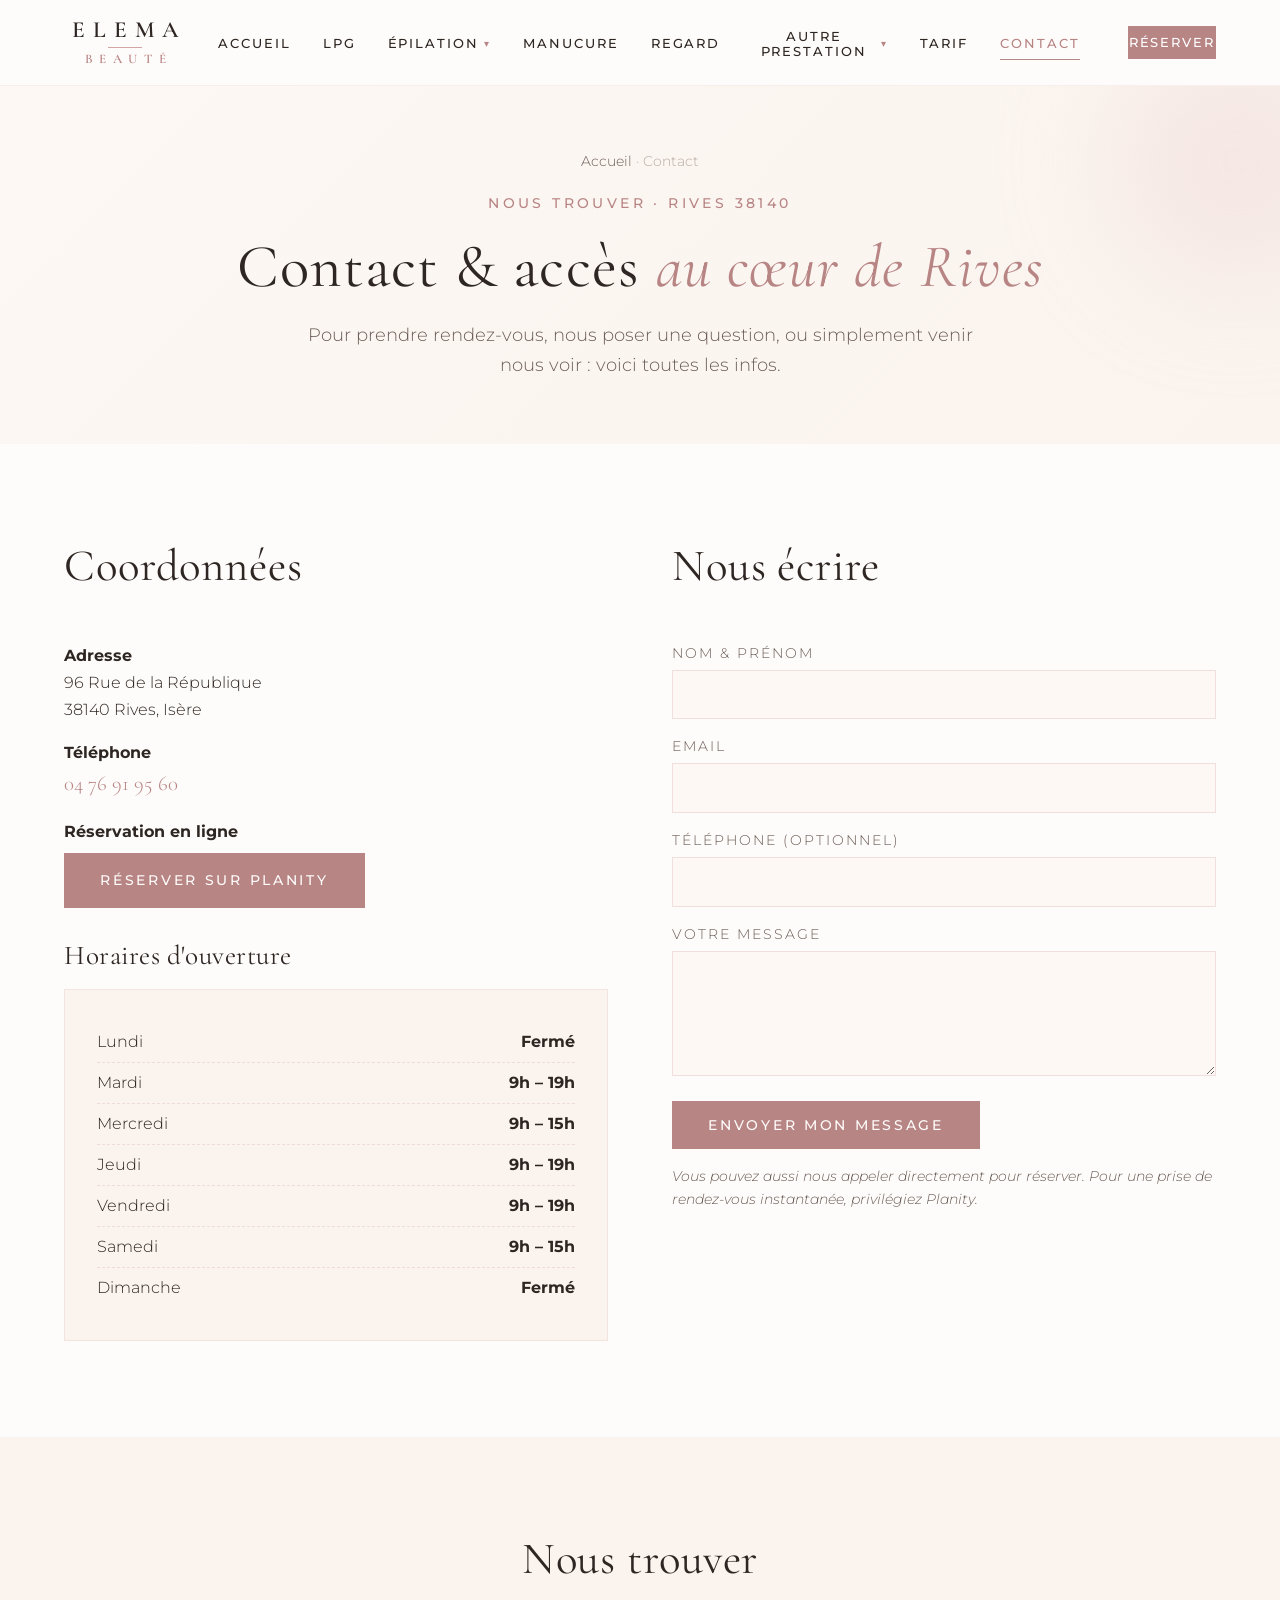
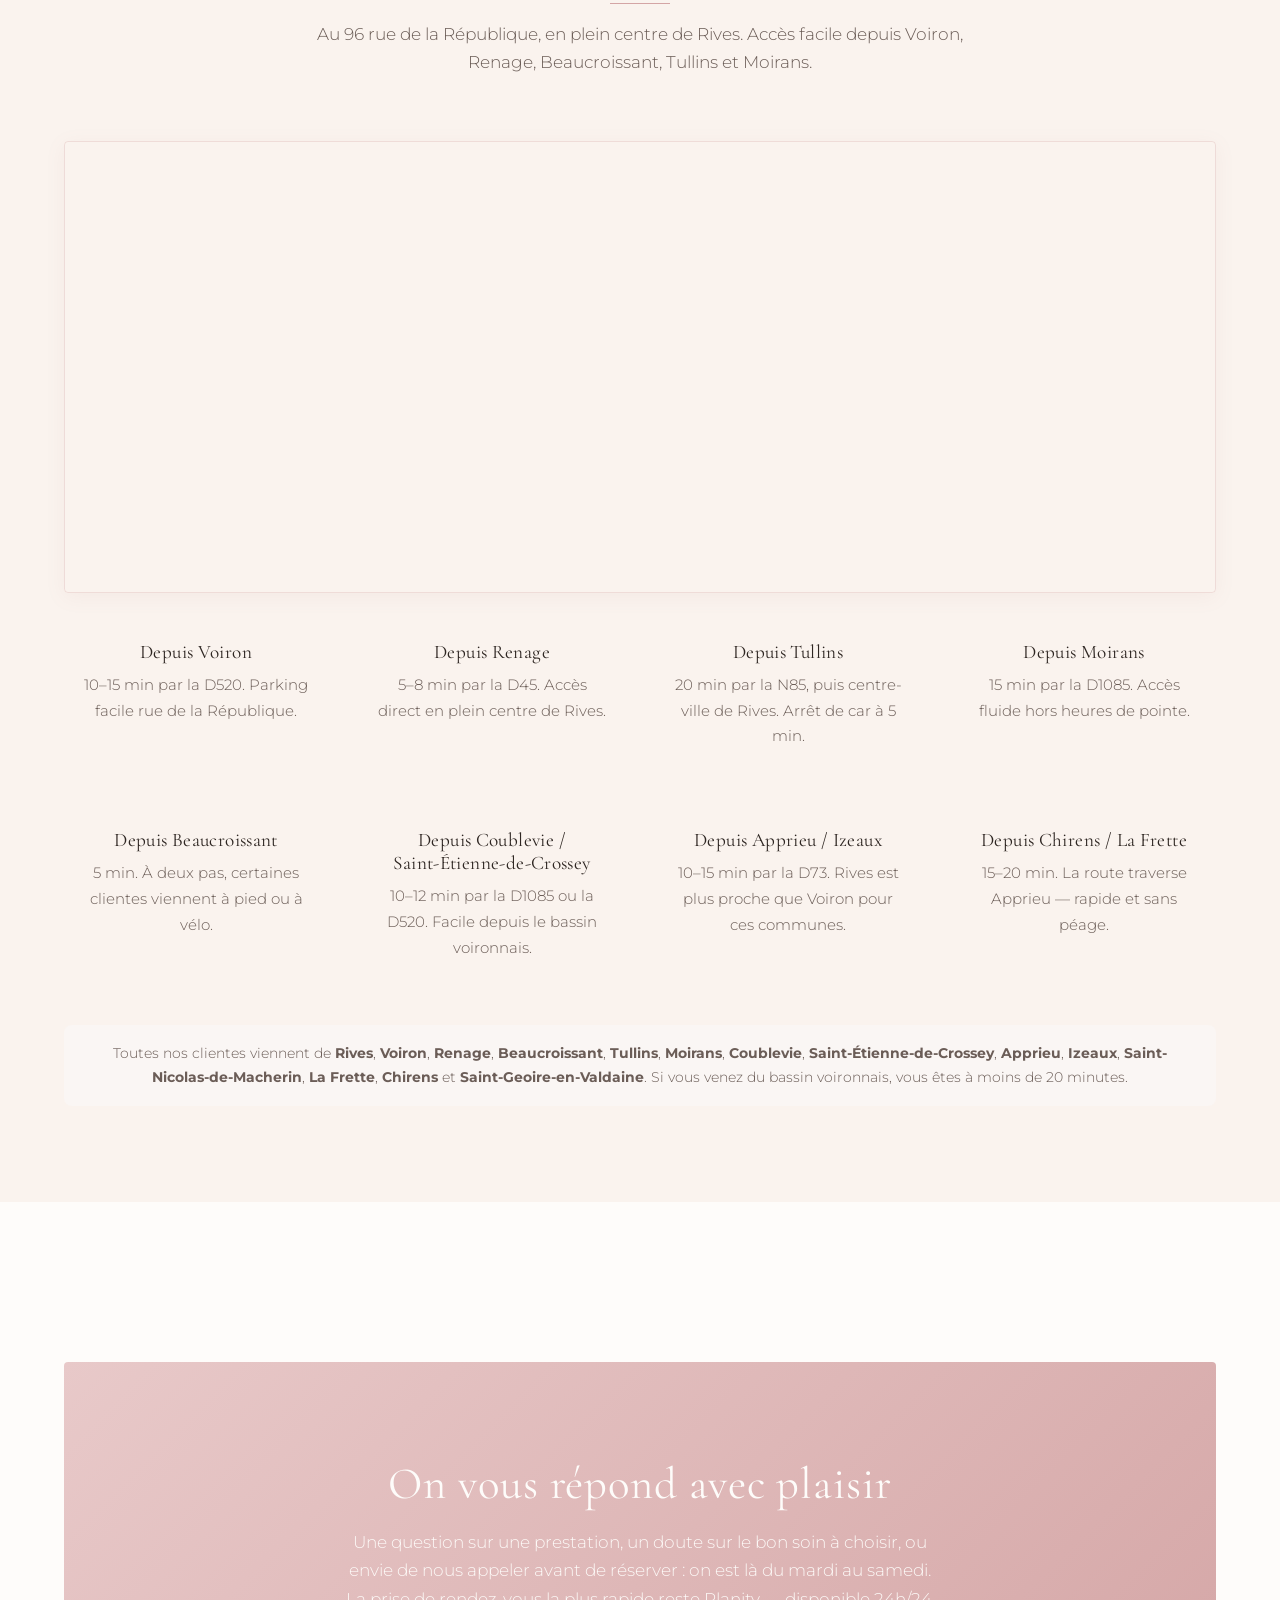
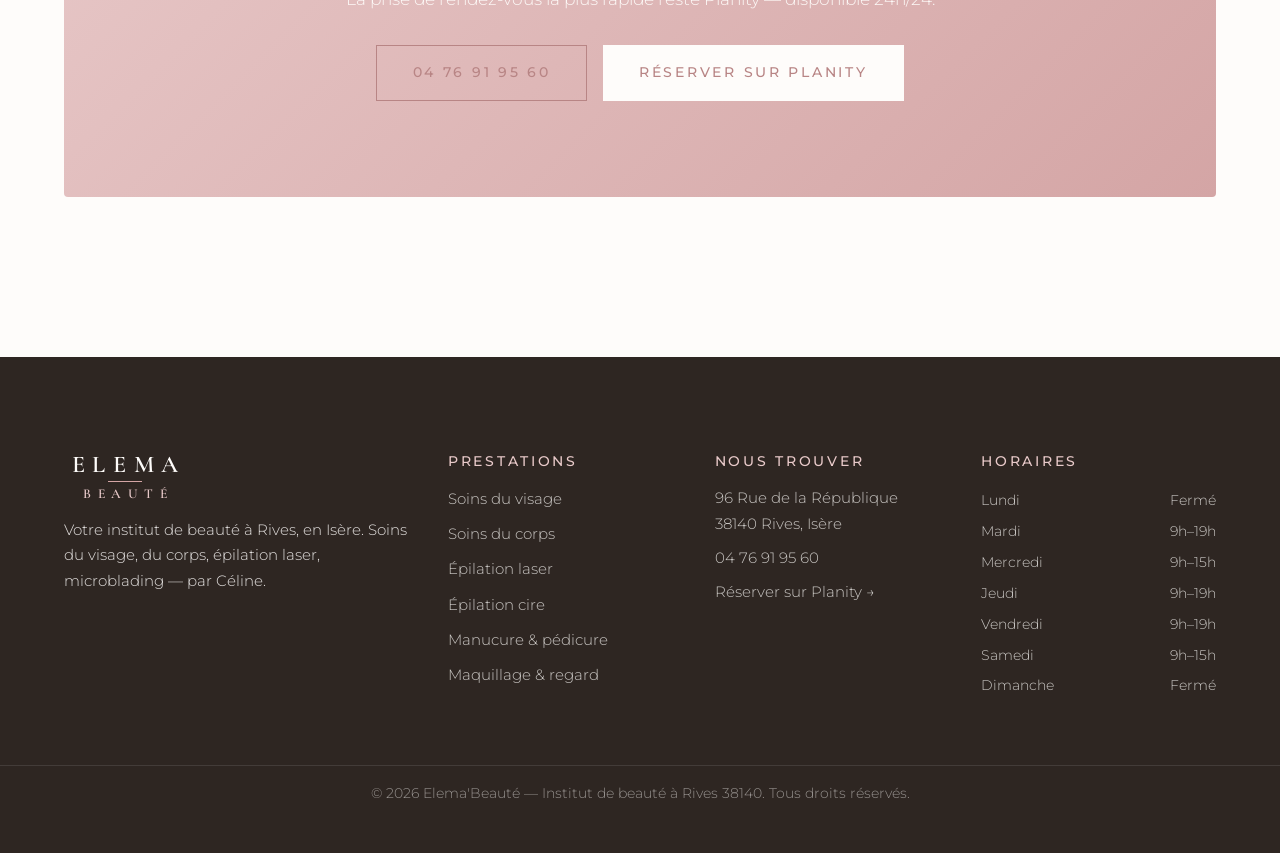
<file: contact.html>
<!DOCTYPE html>
<html lang="fr">
<head>
  <meta charset="UTF-8">
  <meta name="viewport" content="width=device-width, initial-scale=1.0">

  <title>Contact Elema'Beauté Rives 38140 — Adresse, horaires, plan d'accès</title>
  <meta name="description" content="Contactez Elema'Beauté à Rives : 96 Rue de la République, 38140 Rives. Tél : 04 76 91 95 60. Horaires, plan, accès depuis Voiron, Renage, Tullins.">
  <meta name="keywords" content="contact Elema'Beauté, institut Rives adresse, accès institut Rives Voiron, plan Rives 38140, téléphone institut beauté Rives">
  <meta name="robots" content="index, follow">
  <link rel="canonical" href="https://elemabeaute.fr/contact.html">

  <meta property="og:title" content="Contact Elema'Beauté à Rives 38140">
  <meta property="og:description" content="96 Rue de la République, 38140 Rives. 04 76 91 95 60.">
  <meta property="og:type" content="website">
  <meta property="og:url" content="https://elemabeaute.fr/contact.html">

  <meta name="geo.region" content="FR-38">
  <meta name="geo.placename" content="Rives">
  <meta name="geo.position" content="45.353;5.503">
  <meta name="ICBM" content="45.353, 5.503">

  <script type="application/ld+json">
  {
    "@context": "https://schema.org",
    "@type": "BreadcrumbList",
    "itemListElement": [
      { "@type": "ListItem", "position": 1, "name": "Accueil", "item": "https://elemabeaute.fr/" },
      { "@type": "ListItem", "position": 2, "name": "Contact", "item": "https://elemabeaute.fr/contact.html" }
    ]
  }
  </script>

  <link rel="preconnect" href="https://fonts.googleapis.com">
  <link rel="preconnect" href="https://fonts.gstatic.com" crossorigin>
  <link href="https://fonts.googleapis.com/css2?family=Cormorant+Garamond:ital,wght@0,300;0,400;0,500;1,400&family=Montserrat:wght@300;400;500;600&display=swap" rel="stylesheet">
  <link rel="stylesheet" href="css/style.css">
  <link rel="icon" type="image/svg+xml" href="data:image/svg+xml,<svg xmlns='http://www.w3.org/2000/svg' viewBox='0 0 32 32'><rect width='32' height='32' rx='7' fill='%23b88585'/><text x='16' y='22' font-family='Georgia,serif' font-size='19' font-weight='500' fill='%23fefcfa' text-anchor='middle'>E</text></svg>">
</head>
<body>

    <nav class="navbar" aria-label="Navigation principale">
    <div class="container">
      <a href="index.html" class="nav-logo" aria-label="Elema'Beauté — Accueil"><span class="nav-logo-top">Elema</span><span class="nav-logo-bottom">Beauté</span></a>
      <button class="nav-toggle" aria-label="Ouvrir le menu" aria-expanded="false"><span></span><span></span><span></span></button>
      <ul class="nav-menu">
        <li><a href="index.html">Accueil</a></li>
        <li><a href="lpg.html">LPG</a></li>
        <li class="has-dropdown">
          <button class="dropdown-toggle" aria-expanded="false" aria-haspopup="true">Épilation</button>
          <ul class="dropdown-menu">
            <li><a href="epilation-laser.html">Épilation laser</a></li>
            <li><a href="epilation.html">Épilation à la cire</a></li>
          </ul>
        </li>
        <li><a href="manucure-pedicure.html">Manucure</a></li>
        <li><a href="maquillage-regard.html">Regard</a></li>
        <li class="has-dropdown">
          <button class="dropdown-toggle" aria-expanded="false" aria-haspopup="true">Autre prestation</button>
          <ul class="dropdown-menu">
            <li><a href="microblading.html">Microblading</a></li>
            <li><a href="soins.html">Soins</a></li>
            <li><a href="sauna.html">Sauna</a></li>
            <li><a href="methode-amincissante.html">Méthode amincissante</a></li>
          </ul>
        </li>
        <li><a href="tarifs.html">Tarif</a></li>
        <li><a href="contact.html" class="active">Contact</a></li>
        <li class="nav-cta"><a href="https://www.planity.com/elema-beaute-38140-rives" target="_blank" rel="noopener" class="btn btn-primary">Réserver</a></li>
      </ul>
    </div>
  </nav>

  <header class="page-hero">
    <div class="container">
      <nav class="breadcrumb"><a href="index.html">Accueil</a> · Contact</nav>
      <span class="eyebrow">Nous trouver · Rives 38140</span>
      <h1>Contact & accès <span style="color:var(--rose-poudre-fonce);font-style:italic;">au cœur de Rives</span></h1>
      <p>Pour prendre rendez-vous, nous poser une question, ou simplement venir nous voir : voici toutes les infos.</p>
    </div>
  </header>

  <section class="section-white">
    <div class="container">
      <div class="two-col-aligned-center" style="align-items:start;">
        <div>
          <h2 class="brush-stroke">Coordonnées</h2>

          <p style="margin-top:var(--space-md);"><strong>Adresse</strong><br>
          96 Rue de la République<br>
          38140 Rives, Isère</p>

          <p><strong>Téléphone</strong><br>
          <a href="tel:+33476919560" style="font-size:1.3rem;font-family:var(--font-serif);">04 76 91 95 60</a></p>

          <p><strong>Réservation en ligne</strong><br>
          <a href="https://www.planity.com/elema-beaute-38140-rives" target="_blank" rel="noopener" class="btn btn-primary" style="margin-top:var(--space-xs);">Réserver sur Planity</a></p>

          <h3 style="margin-top:var(--space-md);">Horaires d'ouverture</h3>
          <div class="hours-box">
            <div class="hours-row"><span>Lundi</span><strong>Fermé</strong></div>
            <div class="hours-row"><span>Mardi</span><strong>9h – 19h</strong></div>
            <div class="hours-row"><span>Mercredi</span><strong>9h – 15h</strong></div>
            <div class="hours-row"><span>Jeudi</span><strong>9h – 19h</strong></div>
            <div class="hours-row"><span>Vendredi</span><strong>9h – 19h</strong></div>
            <div class="hours-row"><span>Samedi</span><strong>9h – 15h</strong></div>
            <div class="hours-row"><span>Dimanche</span><strong>Fermé</strong></div>
          </div>
        </div>

        <div>
          <h2 class="brush-stroke">Nous écrire</h2>
          <form action="mailto:contact@elemabeaute.fr" method="post" enctype="text/plain" style="margin-top:var(--space-md);">
            <div class="form-group">
              <label for="name">Nom & Prénom</label>
              <input type="text" id="name" name="name" required autocomplete="name">
            </div>
            <div class="form-group">
              <label for="email">Email</label>
              <input type="email" id="email" name="email" required autocomplete="email">
            </div>
            <div class="form-group">
              <label for="phone">Téléphone (optionnel)</label>
              <input type="tel" id="phone" name="phone" autocomplete="tel">
            </div>
            <div class="form-group">
              <label for="message">Votre message</label>
              <textarea id="message" name="message" rows="5" required></textarea>
            </div>
            <button type="submit" class="btn btn-primary">Envoyer mon message</button>
          </form>

          <p style="margin-top:var(--space-sm);font-size:0.85rem;color:var(--gris-doux);font-style:italic;">Vous pouvez aussi nous appeler directement pour réserver. Pour une prise de rendez-vous instantanée, privilégiez Planity.</p>
        </div>
      </div>
    </div>
  </section>

  <section class="section-cream">
    <div class="container">
      <h2 class="section-title">Nous trouver</h2>
      <p class="section-intro">Au 96 rue de la République, en plein centre de Rives. Accès facile depuis Voiron, Renage, Beaucroissant, Tullins et Moirans.</p>

      <div class="map-wrap">
        <iframe
          src="https://www.google.com/maps?q=96+Rue+de+la+République,+38140+Rives&hl=fr&output=embed"
          allowfullscreen=""
          loading="lazy"
          referrerpolicy="no-referrer-when-downgrade"
          title="Plan d'accès à Elema'Beauté à Rives"></iframe>
      </div>

      <div class="benefits-grid" style="margin-top:var(--space-md);">
        <div class="benefit">
          <h4>Depuis Voiron</h4>
          <p>10–15 min par la D520. Parking facile rue de la République.</p>
        </div>
        <div class="benefit">
          <h4>Depuis Renage</h4>
          <p>5–8 min par la D45. Accès direct en plein centre de Rives.</p>
        </div>
        <div class="benefit">
          <h4>Depuis Tullins</h4>
          <p>20 min par la N85, puis centre-ville de Rives. Arrêt de car à 5 min.</p>
        </div>
        <div class="benefit">
          <h4>Depuis Moirans</h4>
          <p>15 min par la D1085. Accès fluide hors heures de pointe.</p>
        </div>
        <div class="benefit">
          <h4>Depuis Beaucroissant</h4>
          <p>5 min. À deux pas, certaines clientes viennent à pied ou à vélo.</p>
        </div>
        <div class="benefit">
          <h4>Depuis Coublevie / Saint-Étienne-de-Crossey</h4>
          <p>10–12 min par la D1085 ou la D520. Facile depuis le bassin voironnais.</p>
        </div>
        <div class="benefit">
          <h4>Depuis Apprieu / Izeaux</h4>
          <p>10–15 min par la D73. Rives est plus proche que Voiron pour ces communes.</p>
        </div>
        <div class="benefit">
          <h4>Depuis Chirens / La Frette</h4>
          <p>15–20 min. La route traverse Apprieu — rapide et sans péage.</p>
        </div>
      </div>

      <div style="margin-top:var(--space-md);padding:var(--space-sm) var(--space-md);background:var(--rose-poudre-pale, #faf6f4);border-radius:8px;text-align:center;">
        <p style="color:var(--gris-doux);font-size:0.9rem;margin:0;">Toutes nos clientes viennent de <strong>Rives</strong>, <strong>Voiron</strong>, <strong>Renage</strong>, <strong>Beaucroissant</strong>, <strong>Tullins</strong>, <strong>Moirans</strong>, <strong>Coublevie</strong>, <strong>Saint-Étienne-de-Crossey</strong>, <strong>Apprieu</strong>, <strong>Izeaux</strong>, <strong>Saint-Nicolas-de-Macherin</strong>, <strong>La Frette</strong>, <strong>Chirens</strong> et <strong>Saint-Geoire-en-Valdaine</strong>. Si vous venez du bassin voironnais, vous êtes à moins de 20 minutes.</p>
      </div>
    </div>
  </section>

  <section class="section-white">
    <div class="container">
      <div class="cta-block">
        <h2>On vous répond avec plaisir</h2>
        <p>Une question sur une prestation, un doute sur le bon soin à choisir, ou envie de nous appeler avant de réserver : on est là du mardi au samedi. La prise de rendez-vous la plus rapide reste Planity — disponible 24h/24.</p>
        <div style="display:flex;gap:1rem;justify-content:center;flex-wrap:wrap;">
          <a href="tel:+33476919560" class="btn btn-outline">04 76 91 95 60</a>
          <a href="https://www.planity.com/elema-beaute-38140-rives" target="_blank" rel="noopener" class="btn btn-primary">Réserver sur Planity</a>
        </div>
      </div>
    </div>
  </section>

  <footer class="footer">
    <div class="container">
      <div class="footer-brand"><a href="index.html" class="footer-logo" aria-label="Elema'Beauté — Accueil"><span class="footer-logo-top">Elema</span><span class="footer-logo-bottom">Beauté</span></a><p>Votre institut de beauté à Rives, en Isère. Soins du visage, du corps, épilation laser, microblading — par Céline.</p></div>
      <div><h4>Prestations</h4><ul><li><a href="soins-visage.html">Soins du visage</a></li><li><a href="soins-corps.html">Soins du corps</a></li><li><a href="epilation-laser.html">Épilation laser</a></li><li><a href="epilation.html">Épilation cire</a></li><li><a href="manucure-pedicure.html">Manucure & pédicure</a></li><li><a href="maquillage-regard.html">Maquillage & regard</a></li></ul></div>
      <div class="footer-contact"><h4>Nous trouver</h4><p>96 Rue de la République<br>38140 Rives, Isère</p><p><a href="tel:+33476919560">04 76 91 95 60</a></p><p><a href="https://www.planity.com/elema-beaute-38140-rives" target="_blank" rel="noopener">Réserver sur Planity →</a></p></div>
      <div><h4>Horaires</h4><div class="footer-hours"><div><span>Lundi</span><span>Fermé</span></div><div><span>Mardi</span><span>9h–19h</span></div><div><span>Mercredi</span><span>9h–15h</span></div><div><span>Jeudi</span><span>9h–19h</span></div><div><span>Vendredi</span><span>9h–19h</span></div><div><span>Samedi</span><span>9h–15h</span></div><div><span>Dimanche</span><span>Fermé</span></div></div></div>
    </div>
    <div class="footer-bottom"><p>© <span id="current-year"></span> Elema'Beauté — Institut de beauté à Rives 38140. Tous droits réservés.</p></div>
  </footer>

  <script src="js/main.js" defer></script>
</body>
</html>
</file>
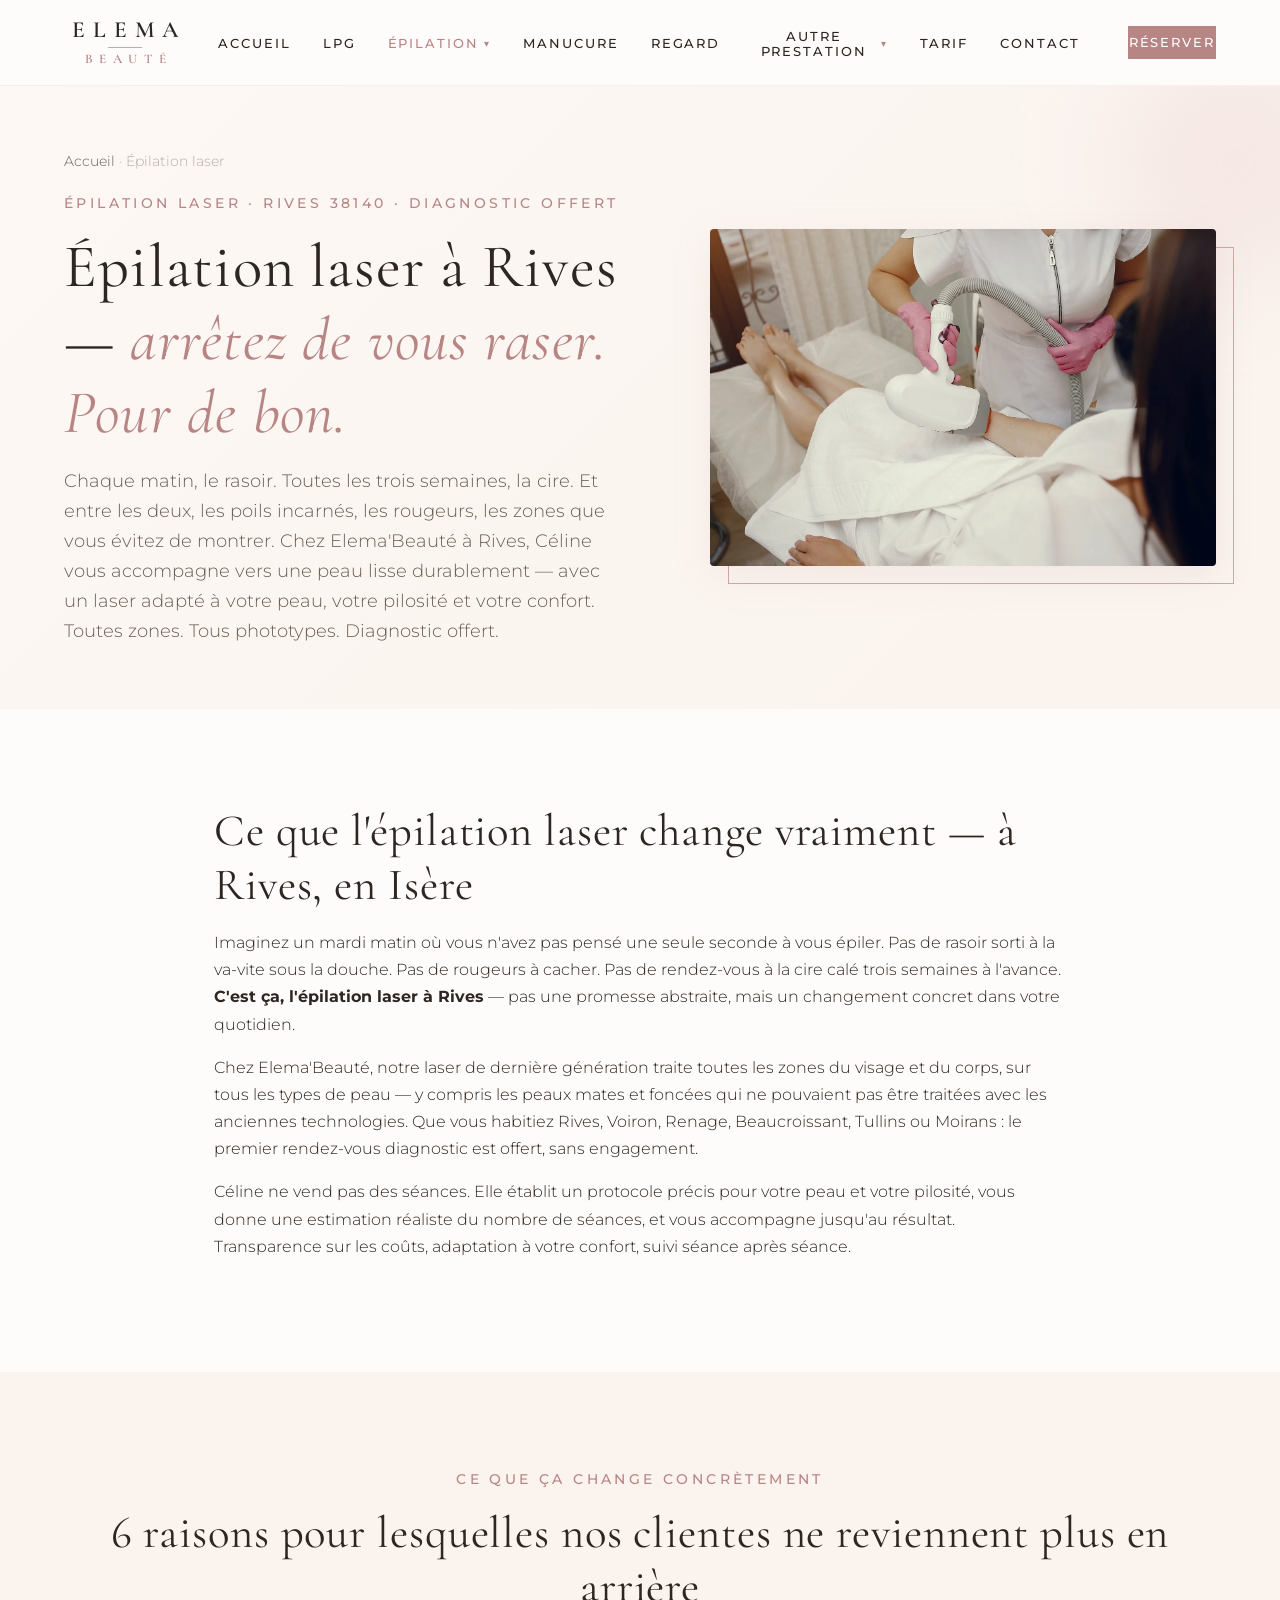
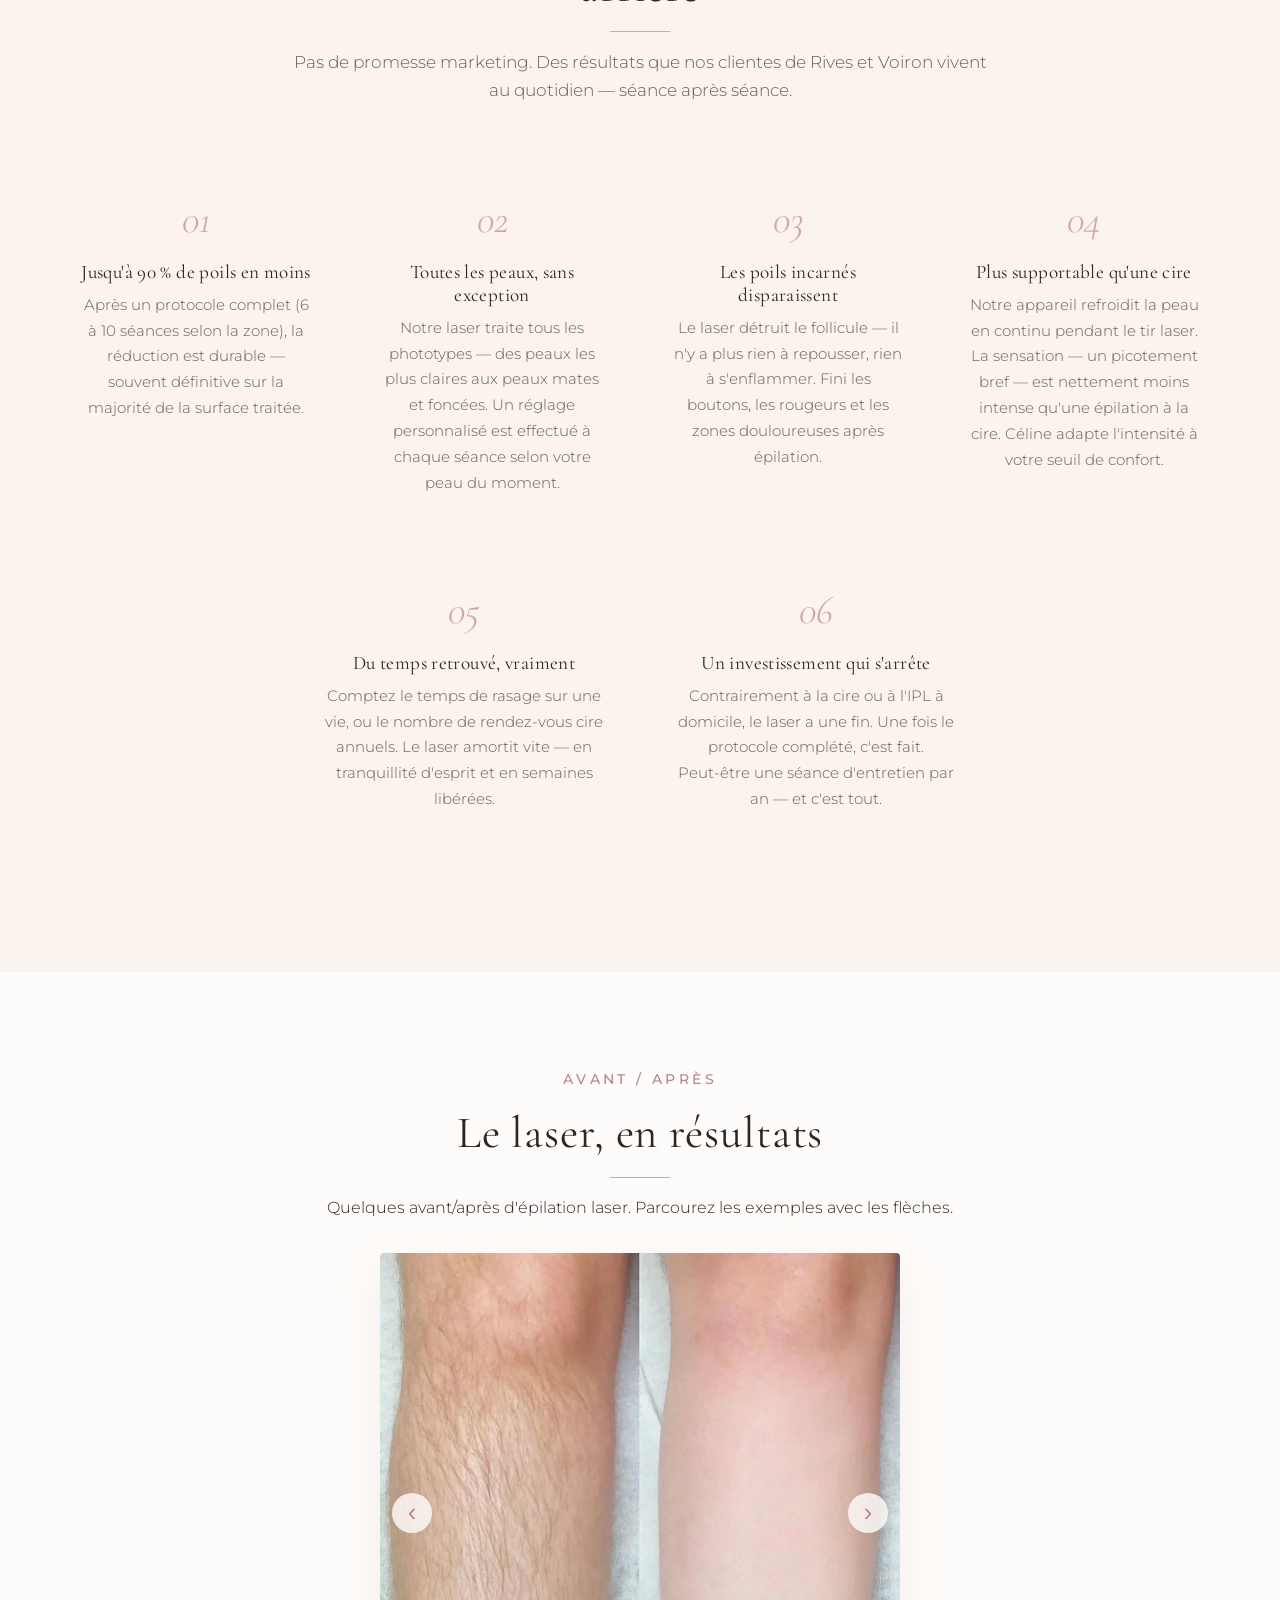
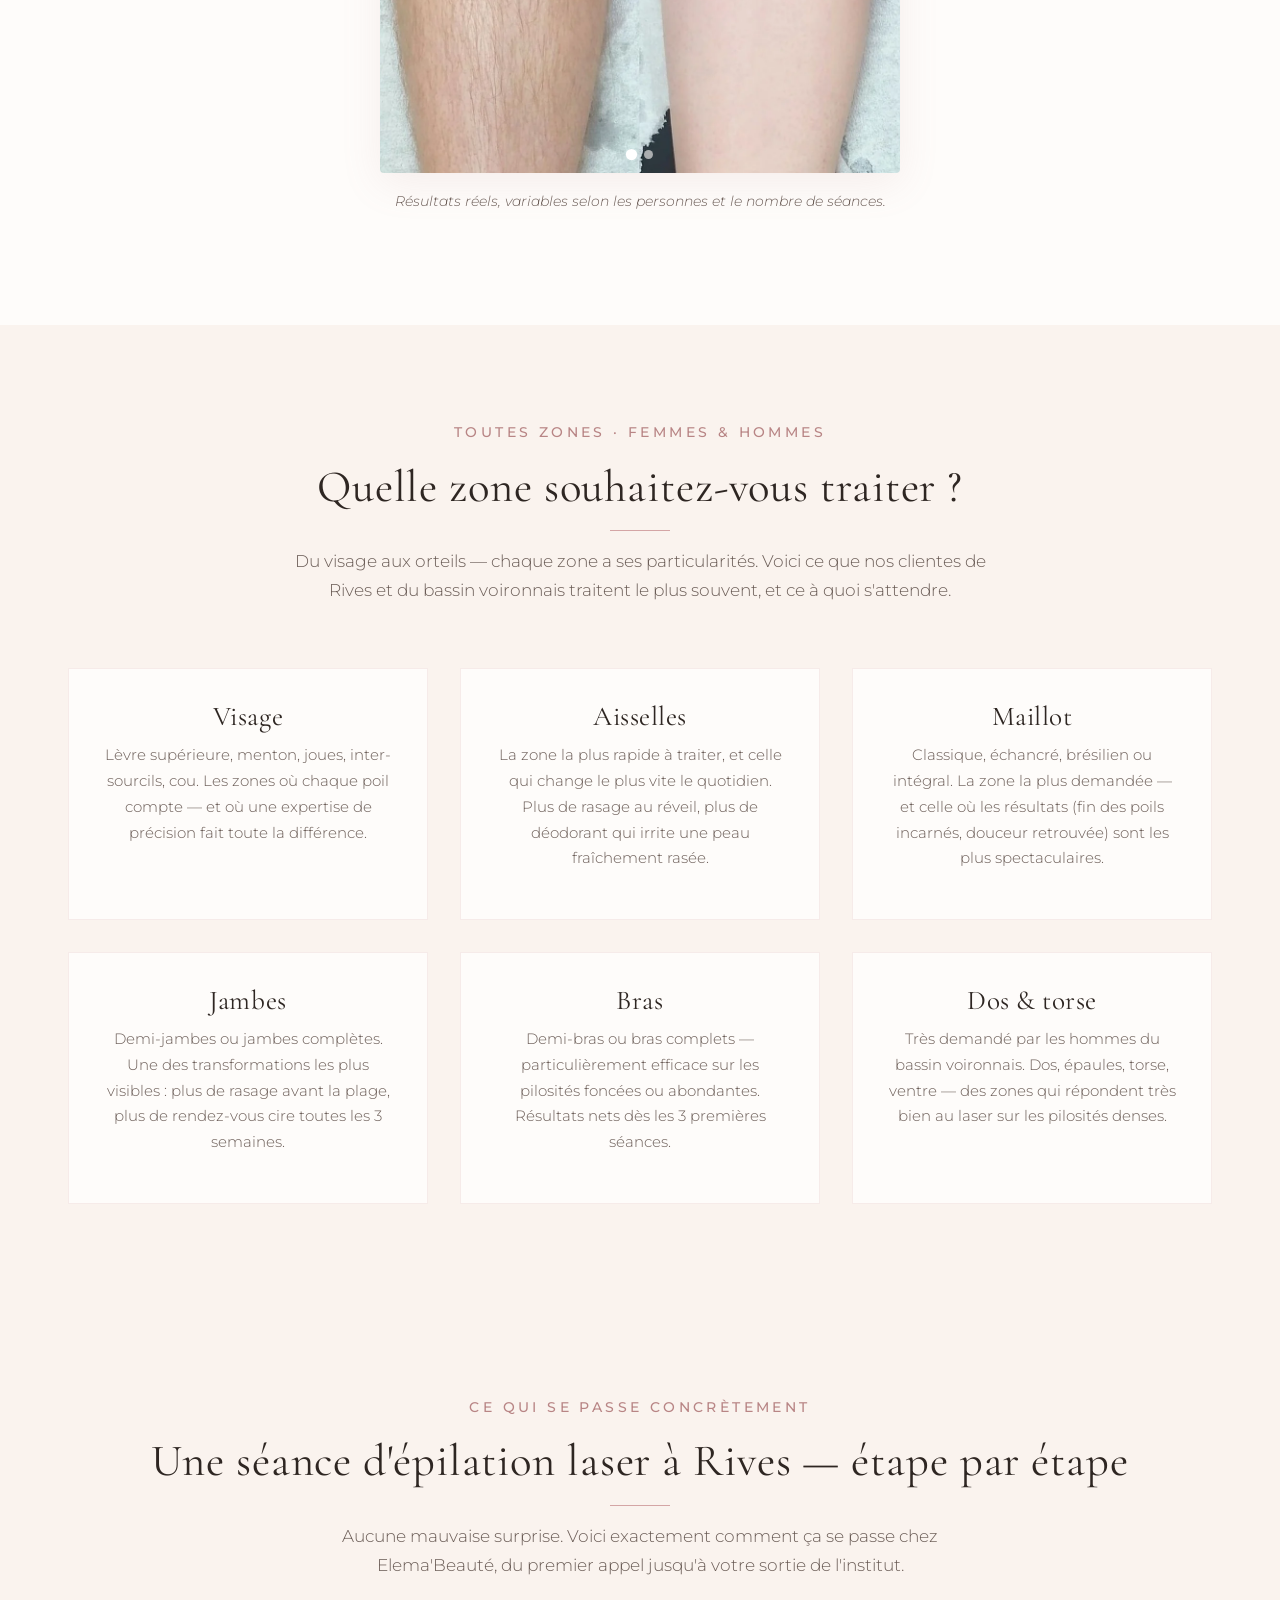
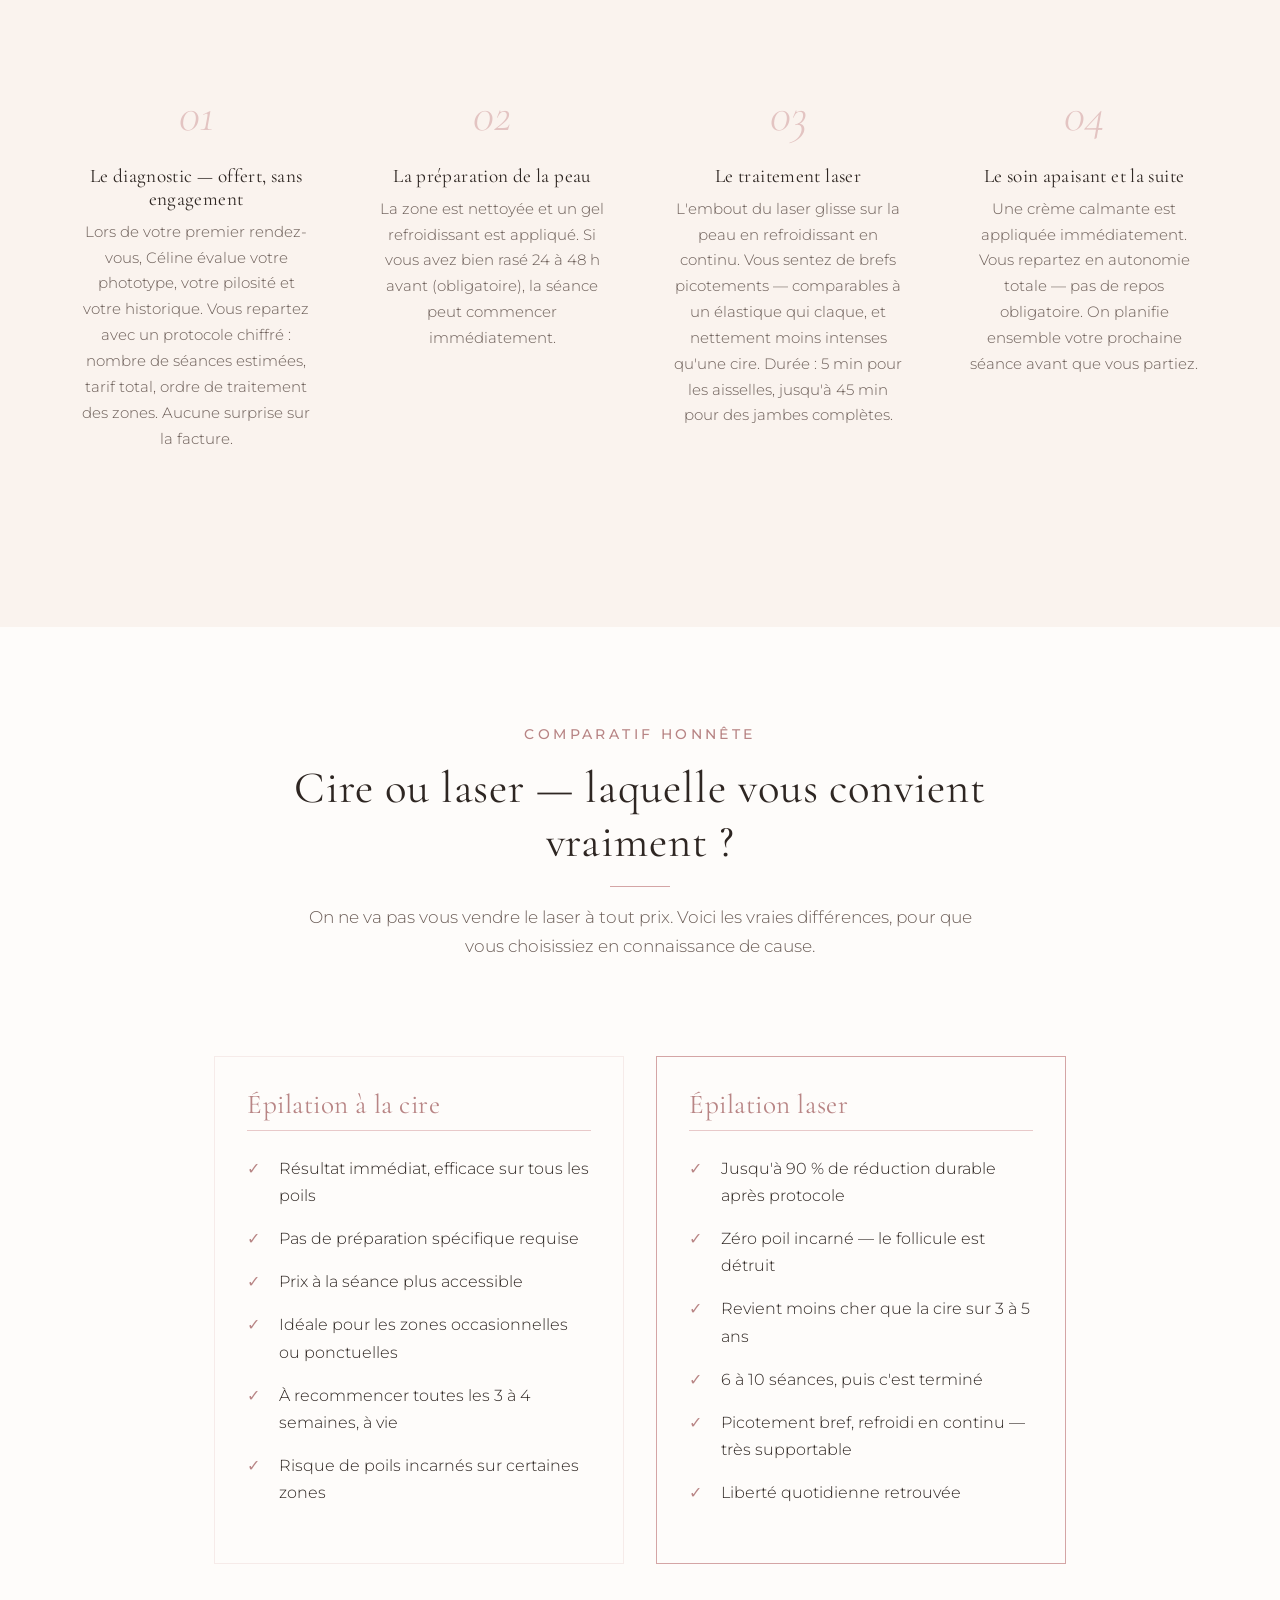
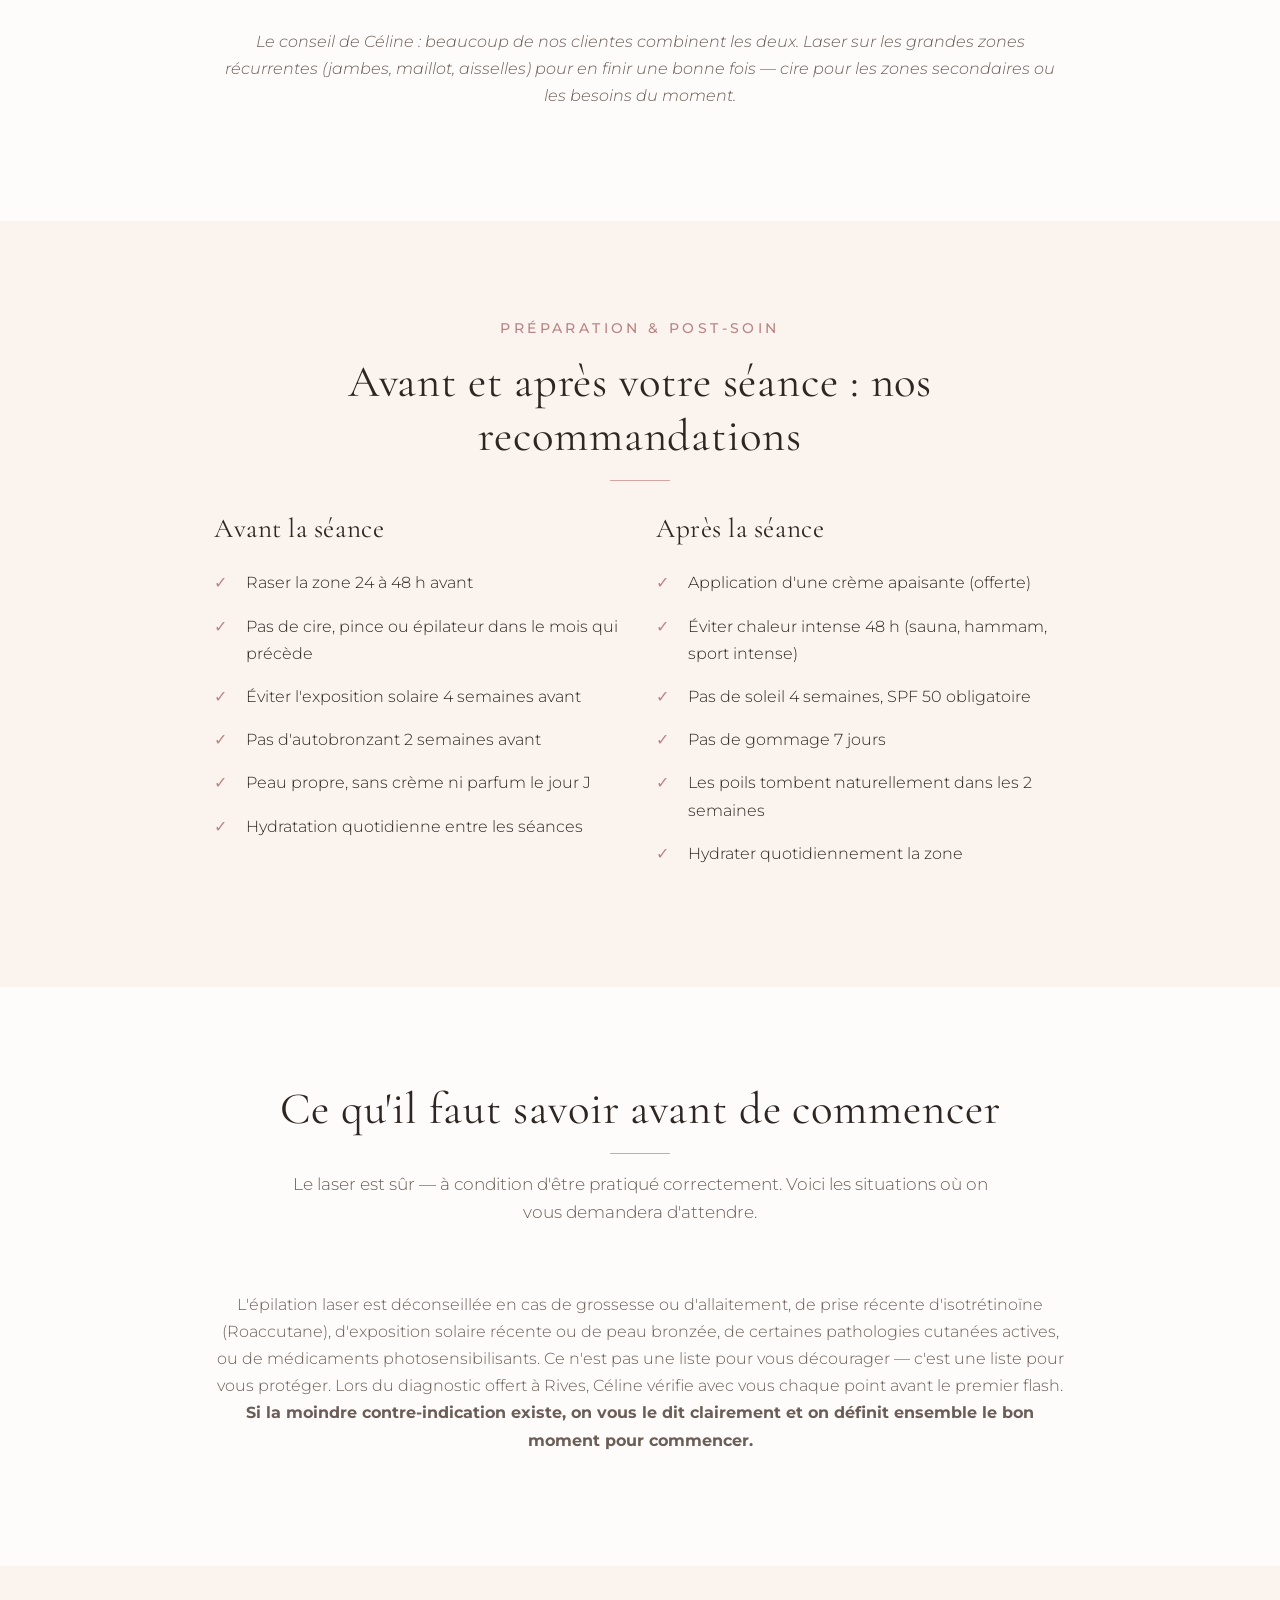
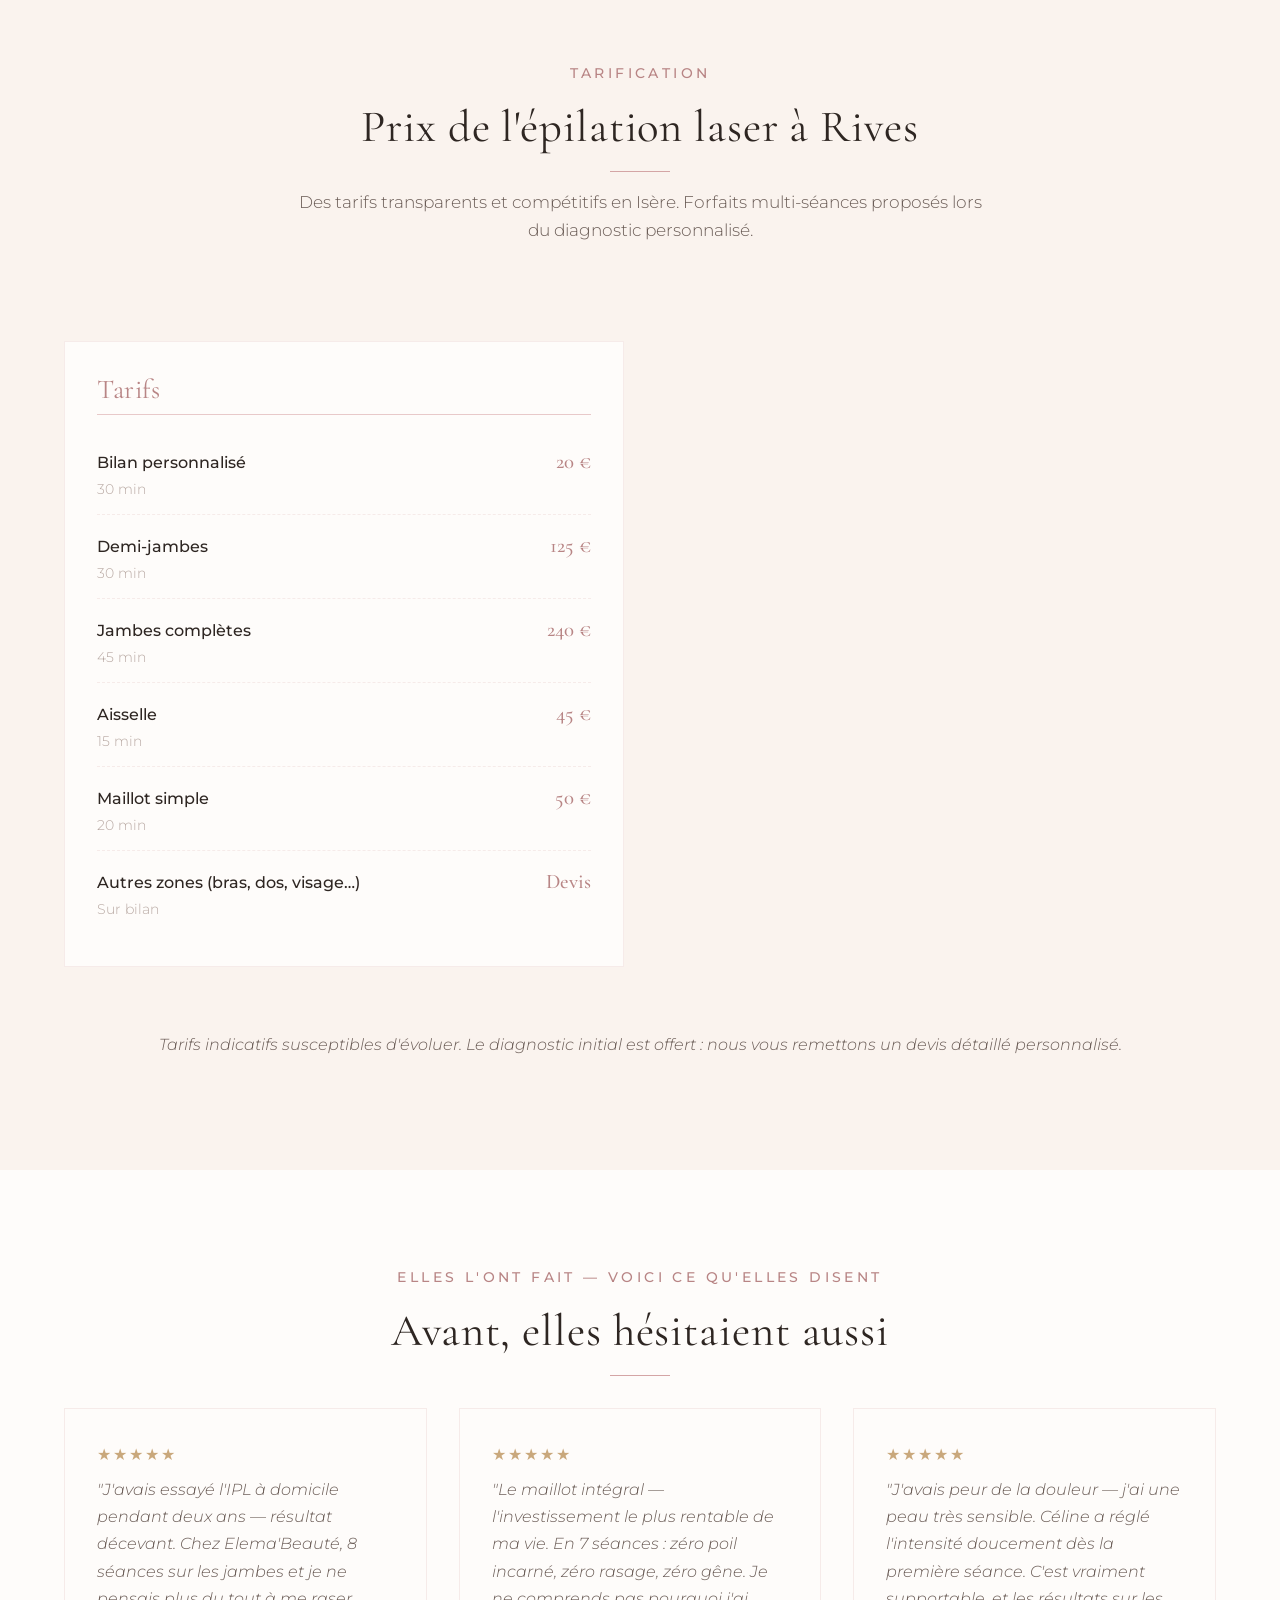
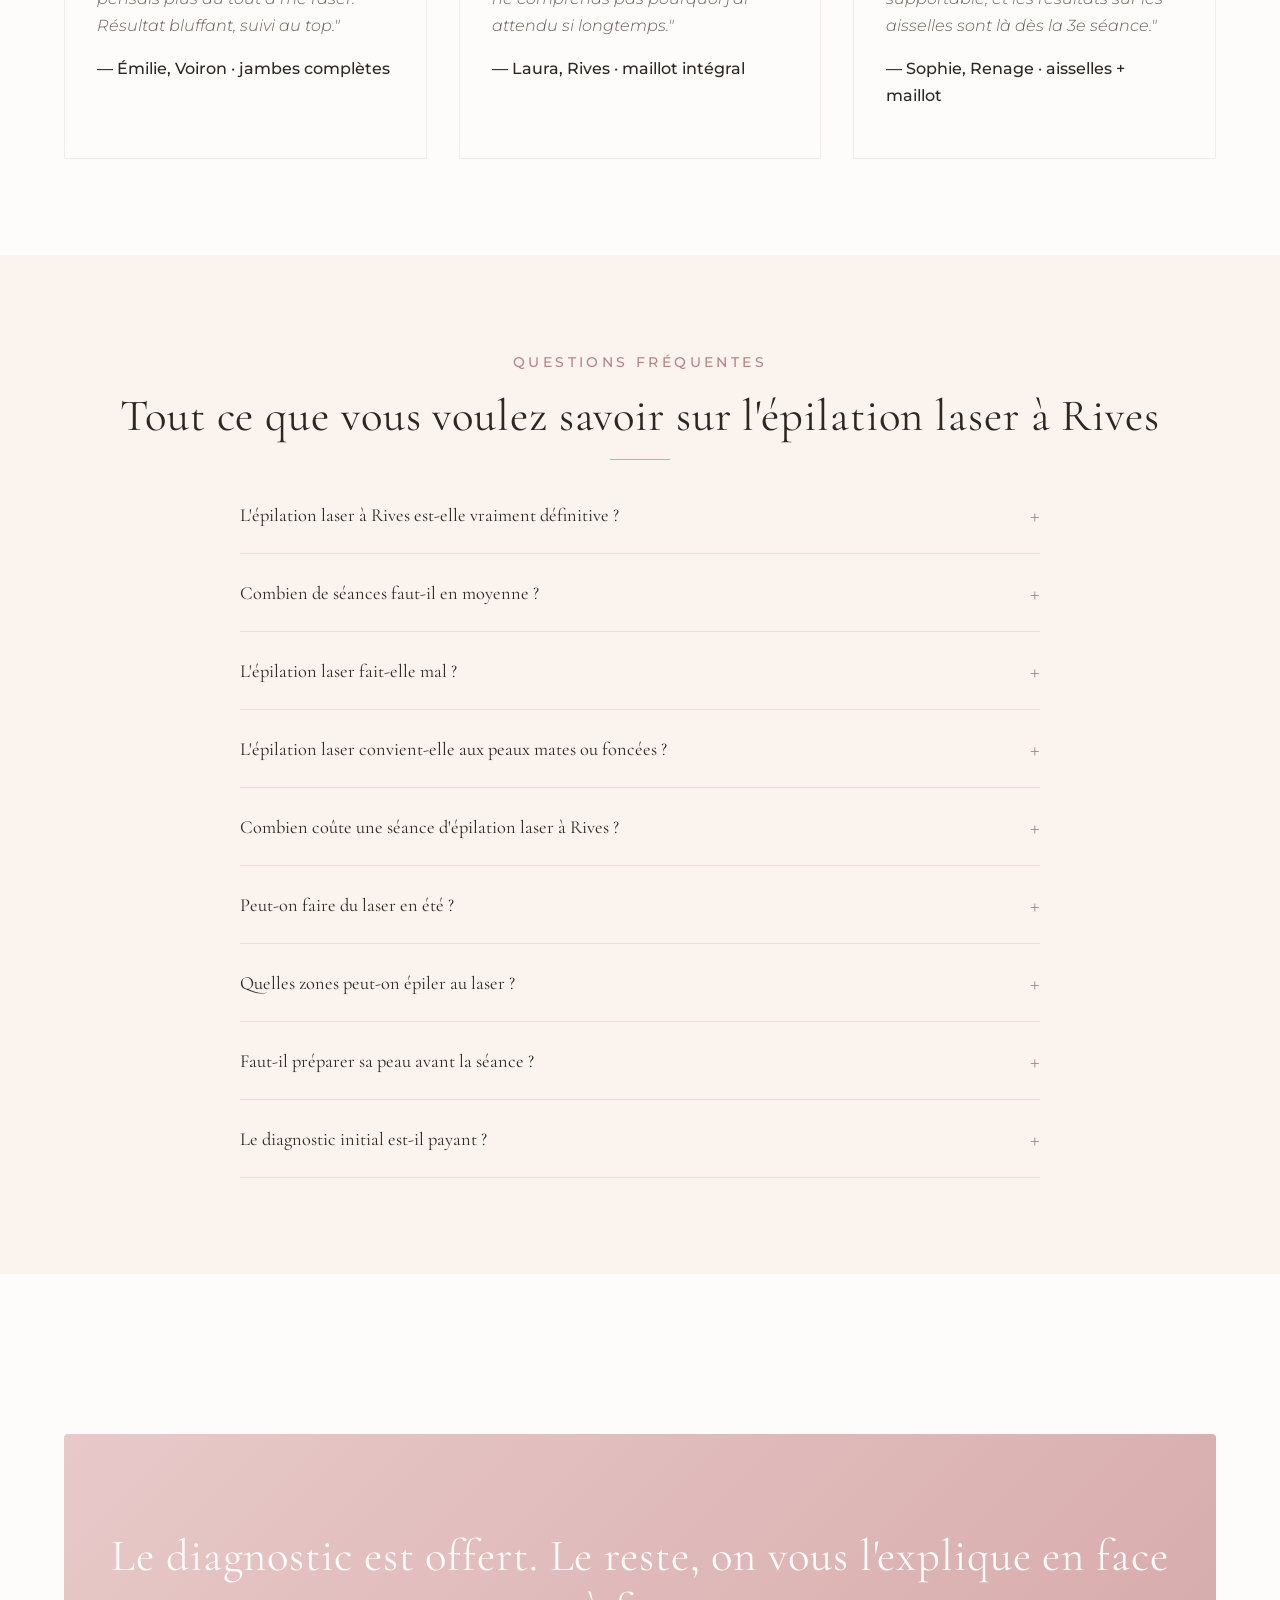
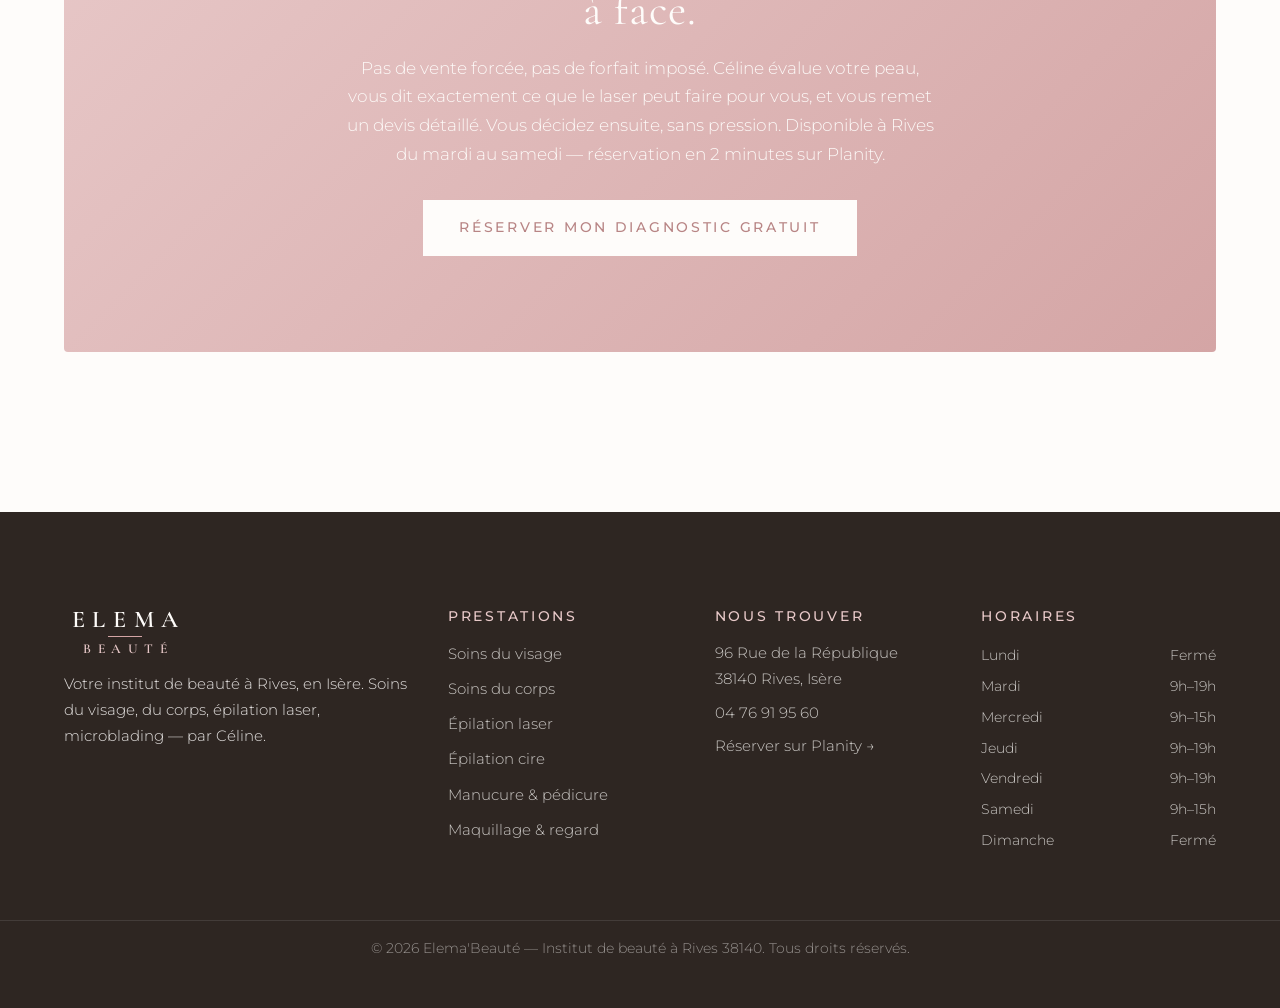
<file: epilation-laser.html>
<!DOCTYPE html>
<html lang="fr">
<head>
  <meta charset="UTF-8">
  <meta name="viewport" content="width=device-width, initial-scale=1.0">

  <!-- SEO Principal -->
  <title>Épilation laser à Rives 38140 (Isère) — Elema'Beauté | Prix, séances, zones</title>
  <meta name="description" content="Épilation laser à Rives (38140) chez Elema'Beauté : technologie de pointe, toutes zones, tous types de peau. Tarifs de 20 € à 240 €. Séances rapides, résultats durables. Proche Voiron, Renage, Tullins.">
  <meta name="keywords" content="épilation laser Rives, épilation laser 38140, épilation laser Isère, épilation définitive Voiron, laser maillot Rives, laser aisselles Rives, épilation laser jambes Isère, épilation laser visage Rives, prix épilation laser Rives">
  <meta name="robots" content="index, follow">
  <link rel="canonical" href="https://elemabeaute.fr/epilation-laser.html">

  <!-- Open Graph -->
  <meta property="og:title" content="Épilation laser à Rives 38140 — Elema'Beauté">
  <meta property="og:description" content="Épilation laser à Rives : technologie de pointe, toutes zones, tous types de peau. Résultats durables, peau lisse.">
  <meta property="og:type" content="website">
  <meta property="og:url" content="https://elemabeaute.fr/epilation-laser.html">
  <meta property="og:locale" content="fr_FR">

  <!-- Géolocalisation -->
  <meta name="geo.region" content="FR-38">
  <meta name="geo.placename" content="Rives">
  <meta name="geo.position" content="45.353;5.503">

  <!-- Polices -->
  <link rel="preconnect" href="https://fonts.googleapis.com">
  <link rel="preconnect" href="https://fonts.gstatic.com" crossorigin>
  <link href="https://fonts.googleapis.com/css2?family=Cormorant+Garamond:ital,wght@0,300;0,400;0,500;1,400&family=Montserrat:wght@300;400;500;600&display=swap" rel="stylesheet">

  <link rel="stylesheet" href="css/style.css">
  <link rel="icon" type="image/svg+xml" href="data:image/svg+xml,<svg xmlns='http://www.w3.org/2000/svg' viewBox='0 0 32 32'><rect width='32' height='32' rx='7' fill='%23b88585'/><text x='16' y='22' font-family='Georgia,serif' font-size='19' font-weight='500' fill='%23fefcfa' text-anchor='middle'>E</text></svg>">

  <!-- Schema.org Service -->
  <script type="application/ld+json">
  {
    "@context": "https://schema.org",
    "@type": "Service",
    "serviceType": "Épilation laser",
    "name": "Épilation laser à Rives 38140",
    "description": "Épilation laser progressive et durable chez Elema'Beauté à Rives, en Isère. Technologie adaptée à tous types de peau, toutes zones du visage et du corps.",
    "provider": {
      "@type": "BeautySalon",
      "name": "Elema'Beauté",
      "address": {
        "@type": "PostalAddress",
        "streetAddress": "96 Rue de la République",
        "addressLocality": "Rives",
        "postalCode": "38140",
        "addressRegion": "Isère",
        "addressCountry": "FR"
      },
      "telephone": "+33476919560"
    },
    "areaServed": [
      { "@type": "City", "name": "Rives" },
      { "@type": "City", "name": "Voiron" },
      { "@type": "City", "name": "Renage" },
      { "@type": "City", "name": "Beaucroissant" },
      { "@type": "City", "name": "Tullins" },
      { "@type": "City", "name": "Moirans" }
    ],
    "offers": {
      "@type": "AggregateOffer",
      "lowPrice": "20",
      "highPrice": "240",
      "priceCurrency": "EUR"
    }
  }
  </script>

  <!-- Schema.org FAQPage -->
  <script type="application/ld+json">
  {
    "@context": "https://schema.org",
    "@type": "FAQPage",
    "mainEntity": [
      {
        "@type": "Question",
        "name": "L'épilation laser à Rives est-elle vraiment définitive ?",
        "acceptedAnswer": {
          "@type": "Answer",
          "text": "L'épilation laser permet une réduction durable du poil pouvant aller jusqu'à 90 %. On parle de résultats permanents après un protocole complet (6 à 10 séances selon la zone), avec parfois une à deux séances d'entretien par an pour maintenir le résultat."
        }
      },
      {
        "@type": "Question",
        "name": "Combien de séances faut-il en moyenne ?",
        "acceptedAnswer": {
          "@type": "Answer",
          "text": "Entre 6 et 10 séances espacées de 4 à 8 semaines selon la zone et la phase de croissance du poil. Le visage demande souvent plus de séances que le corps. Chez Elema'Beauté à Rives, nous établissons un protocole personnalisé lors du diagnostic initial."
        }
      },
      {
        "@type": "Question",
        "name": "L'épilation laser fait-elle mal ?",
        "acceptedAnswer": {
          "@type": "Answer",
          "text": "La sensation est souvent décrite comme un picotement ou un coup d'élastique très bref. Nos appareils sont équipés d'un système de refroidissement qui rend la séance très supportable. Chaque peau ressent différemment : nous adaptons l'intensité à votre confort."
        }
      },
      {
        "@type": "Question",
        "name": "L'épilation laser convient-elle aux peaux mates ou foncées ?",
        "acceptedAnswer": {
          "@type": "Answer",
          "text": "Oui. Les technologies récentes que nous utilisons à Rives permettent de traiter tous les phototypes, y compris les peaux mates à foncées. Un diagnostic préalable est indispensable pour adapter le réglage."
        }
      },
      {
        "@type": "Question",
        "name": "Combien coûte une séance d'épilation laser à Rives ?",
        "acceptedAnswer": {
          "@type": "Answer",
          "text": "Nos tarifs vont de 20 € pour les petites zones (lèvres, doigts) à 240 € pour les grandes zones combinées. Le maillot intégral est entre 60 et 90 €, les jambes complètes entre 150 et 200 €. Forfaits multi-séances proposés."
        }
      },
      {
        "@type": "Question",
        "name": "Peut-on faire du laser en été ?",
        "acceptedAnswer": {
          "@type": "Answer",
          "text": "Oui, à condition d'éviter toute exposition solaire les 4 semaines avant et après chaque séance, et d'appliquer une protection SPF 50 quotidienne. Si la zone est exposée régulièrement au soleil, nous recommandons de privilégier l'automne et l'hiver."
        }
      },
      {
        "@type": "Question",
        "name": "Quelles zones peut-on épiler au laser ?",
        "acceptedAnswer": {
          "@type": "Answer",
          "text": "Toutes les zones du visage et du corps : lèvre, menton, joues, aisselles, bras, dos, torse, ventre, maillot, fessier, jambes, doigts, orteils. Nous traitons aussi bien les femmes que les hommes."
        }
      },
      {
        "@type": "Question",
        "name": "Faut-il préparer sa peau avant la séance ?",
        "acceptedAnswer": {
          "@type": "Answer",
          "text": "Oui : raser la zone 24 à 48 h avant (jamais d'épilation à la cire ou à la pince dans le mois qui précède), éviter le soleil, ne pas appliquer de crème la veille. Nous vous remettons un guide complet lors du premier rendez-vous."
        }
      }
    ]
  }
  </script>

  <script type="application/ld+json">
  {
    "@context": "https://schema.org",
    "@type": "BreadcrumbList",
    "itemListElement": [
      { "@type": "ListItem", "position": 1, "name": "Accueil", "item": "https://elemabeaute.fr/" },
      { "@type": "ListItem", "position": 2, "name": "Épilation laser", "item": "https://elemabeaute.fr/epilation-laser.html" }
    ]
  }
  </script>
</head>
<body>

  <!-- Navigation -->
    <nav class="navbar" aria-label="Navigation principale">
    <div class="container">
      <a href="index.html" class="nav-logo" aria-label="Elema'Beauté — Accueil"><span class="nav-logo-top">Elema</span><span class="nav-logo-bottom">Beauté</span></a>
      <button class="nav-toggle" aria-label="Ouvrir le menu" aria-expanded="false"><span></span><span></span><span></span></button>
      <ul class="nav-menu">
        <li><a href="index.html">Accueil</a></li>
        <li><a href="lpg.html">LPG</a></li>
        <li class="has-dropdown active-parent">
          <button class="dropdown-toggle" aria-expanded="false" aria-haspopup="true">Épilation</button>
          <ul class="dropdown-menu">
            <li><a href="epilation-laser.html" class="active">Épilation laser</a></li>
            <li><a href="epilation.html">Épilation à la cire</a></li>
          </ul>
        </li>
        <li><a href="manucure-pedicure.html">Manucure</a></li>
        <li><a href="maquillage-regard.html">Regard</a></li>
        <li class="has-dropdown">
          <button class="dropdown-toggle" aria-expanded="false" aria-haspopup="true">Autre prestation</button>
          <ul class="dropdown-menu">
            <li><a href="microblading.html">Microblading</a></li>
            <li><a href="soins.html">Soins</a></li>
            <li><a href="sauna.html">Sauna</a></li>
            <li><a href="methode-amincissante.html">Méthode amincissante</a></li>
          </ul>
        </li>
        <li><a href="tarifs.html">Tarif</a></li>
        <li><a href="contact.html">Contact</a></li>
        <li class="nav-cta"><a href="https://www.planity.com/elema-beaute-38140-rives" target="_blank" rel="noopener" class="btn btn-primary">Réserver</a></li>
      </ul>
    </div>
  </nav>

  <!-- Page Hero -->
  <header class="page-hero page-hero--banner">
    <div class="container">
      <div class="page-hero-text">
        <nav class="breadcrumb" aria-label="Fil d'Ariane">
          <a href="index.html">Accueil</a> · Épilation laser
        </nav>
        <span class="eyebrow">Épilation laser · Rives 38140 · Diagnostic offert</span>
        <h1>Épilation laser à Rives — <span style="color:var(--rose-poudre-fonce);font-style:italic;">arrêtez de vous raser. Pour de bon.</span></h1>
        <p>Chaque matin, le rasoir. Toutes les trois semaines, la cire. Et entre les deux, les poils incarnés, les rougeurs, les zones que vous évitez de montrer. Chez Elema'Beauté à Rives, Céline vous accompagne vers une peau lisse durablement — avec un laser adapté à votre peau, votre pilosité et votre confort. Toutes zones. Tous phototypes. Diagnostic offert.</p>
      </div>
      <div class="page-hero-image">
        <img src="images/banner-epilation-laser.webp" alt="Séance d'épilation laser des jambes chez Elema'Beauté à Rives, en Isère" loading="eager">
      </div>
    </div>
  </header>

  <!-- Intro SEO -->
  <section class="section-white">
    <div class="container-narrow">
      <h2 class="brush-stroke">Ce que l'épilation laser change vraiment — à Rives, en Isère</h2>
      <p>Imaginez un mardi matin où vous n'avez pas pensé une seule seconde à vous épiler. Pas de rasoir sorti à la va-vite sous la douche. Pas de rougeurs à cacher. Pas de rendez-vous à la cire calé trois semaines à l'avance. <strong>C'est ça, l'épilation laser à Rives</strong> — pas une promesse abstraite, mais un changement concret dans votre quotidien.</p>
      <p>Chez Elema'Beauté, notre laser de dernière génération traite toutes les zones du visage et du corps, sur tous les types de peau — y compris les peaux mates et foncées qui ne pouvaient pas être traitées avec les anciennes technologies. Que vous habitiez Rives, Voiron, Renage, Beaucroissant, Tullins ou Moirans : le premier rendez-vous diagnostic est offert, sans engagement.</p>
      <p>Céline ne vend pas des séances. Elle établit un protocole précis pour votre peau et votre pilosité, vous donne une estimation réaliste du nombre de séances, et vous accompagne jusqu'au résultat. Transparence sur les coûts, adaptation à votre confort, suivi séance après séance.</p>
    </div>
  </section>

  <!-- Avantages -->
  <section class="section-cream">
    <div class="container">
      <span class="eyebrow text-center" style="display:block;text-align:center;">Ce que ça change concrètement</span>
      <h2 class="section-title">6 raisons pour lesquelles nos clientes ne reviennent plus en arrière</h2>
      <p class="section-intro">Pas de promesse marketing. Des résultats que nos clientes de Rives et Voiron vivent au quotidien — séance après séance.</p>

      <div class="benefits-grid">
        <div class="benefit observe-fade">
          <span class="benefit-number">01</span>
          <h4>Jusqu'à 90 % de poils en moins</h4>
          <p>Après un protocole complet (6 à 10 séances selon la zone), la réduction est durable — souvent définitive sur la majorité de la surface traitée.</p>
        </div>
        <div class="benefit observe-fade">
          <span class="benefit-number">02</span>
          <h4>Toutes les peaux, sans exception</h4>
          <p>Notre laser traite tous les phototypes — des peaux les plus claires aux peaux mates et foncées. Un réglage personnalisé est effectué à chaque séance selon votre peau du moment.</p>
        </div>
        <div class="benefit observe-fade">
          <span class="benefit-number">03</span>
          <h4>Les poils incarnés disparaissent</h4>
          <p>Le laser détruit le follicule — il n'y a plus rien à repousser, rien à s'enflammer. Fini les boutons, les rougeurs et les zones douloureuses après épilation.</p>
        </div>
        <div class="benefit observe-fade">
          <span class="benefit-number">04</span>
          <h4>Plus supportable qu'une cire</h4>
          <p>Notre appareil refroidit la peau en continu pendant le tir laser. La sensation — un picotement bref — est nettement moins intense qu'une épilation à la cire. Céline adapte l'intensité à votre seuil de confort.</p>
        </div>
        <div class="benefit observe-fade">
          <span class="benefit-number">05</span>
          <h4>Du temps retrouvé, vraiment</h4>
          <p>Comptez le temps de rasage sur une vie, ou le nombre de rendez-vous cire annuels. Le laser amortit vite — en tranquillité d'esprit et en semaines libérées.</p>
        </div>
        <div class="benefit observe-fade">
          <span class="benefit-number">06</span>
          <h4>Un investissement qui s'arrête</h4>
          <p>Contrairement à la cire ou à l'IPL à domicile, le laser a une fin. Une fois le protocole complété, c'est fait. Peut-être une séance d'entretien par an — et c'est tout.</p>
        </div>
      </div>
    </div>
  </section>

  <!-- Avant / après -->
  <section class="section-white">
    <div class="container-narrow">
      <span class="eyebrow text-center" style="display:block;text-align:center;">Avant / après</span>
      <h2 class="section-title">Le laser, en résultats</h2>
      <p style="text-align:center;">Quelques avant/après d'épilation laser. Parcourez les exemples avec les flèches.</p>
      <div class="carousel" data-carousel style="max-width:520px;margin:var(--space-md) auto 0;">
        <div class="carousel-track">
          <img src="images/laser-avant-apres-1.webp" alt="Avant / après épilation laser sur la jambe chez Elema'Beauté à Rives" class="carousel-slide is-active" loading="lazy">
          <img src="images/laser-avant-apres-2.webp" alt="Avant / après épilation laser des aisselles chez Elema'Beauté à Rives" class="carousel-slide" loading="lazy">
        </div>
        <button class="carousel-btn carousel-prev" type="button" aria-label="Image précédente">&#8249;</button>
        <button class="carousel-btn carousel-next" type="button" aria-label="Image suivante">&#8250;</button>
        <div class="carousel-dots">
          <button class="carousel-dot is-active" type="button" aria-label="Aller à l'image 1"></button>
          <button class="carousel-dot" type="button" aria-label="Aller à l'image 2"></button>
        </div>
      </div>
      <p style="text-align:center;margin-top:var(--space-sm);color:var(--gris-doux);font-style:italic;font-size:0.9rem;">Résultats réels, variables selon les personnes et le nombre de séances.</p>
    </div>
  </section>

  <!-- Zones traitées -->
  <section class="section-cream">
    <div class="container">
      <span class="eyebrow text-center" style="display:block;text-align:center;">Toutes zones · Femmes & hommes</span>
      <h2 class="section-title">Quelle zone souhaitez-vous traiter ?</h2>
      <p class="section-intro">Du visage aux orteils — chaque zone a ses particularités. Voici ce que nos clientes de Rives et du bassin voironnais traitent le plus souvent, et ce à quoi s'attendre.</p>

      <div class="services-grid">
        <article class="service-card">
          <h3>Visage</h3>
          <p>Lèvre supérieure, menton, joues, inter-sourcils, cou. Les zones où chaque poil compte — et où une expertise de précision fait toute la différence.</p>
        </article>
        <article class="service-card">
          <h3>Aisselles</h3>
          <p>La zone la plus rapide à traiter, et celle qui change le plus vite le quotidien. Plus de rasage au réveil, plus de déodorant qui irrite une peau fraîchement rasée.</p>
        </article>
        <article class="service-card">
          <h3>Maillot</h3>
          <p>Classique, échancré, brésilien ou intégral. La zone la plus demandée — et celle où les résultats (fin des poils incarnés, douceur retrouvée) sont les plus spectaculaires.</p>
        </article>
        <article class="service-card">
          <h3>Jambes</h3>
          <p>Demi-jambes ou jambes complètes. Une des transformations les plus visibles : plus de rasage avant la plage, plus de rendez-vous cire toutes les 3 semaines.</p>
        </article>
        <article class="service-card">
          <h3>Bras</h3>
          <p>Demi-bras ou bras complets — particulièrement efficace sur les pilosités foncées ou abondantes. Résultats nets dès les 3 premières séances.</p>
        </article>
        <article class="service-card">
          <h3>Dos & torse</h3>
          <p>Très demandé par les hommes du bassin voironnais. Dos, épaules, torse, ventre — des zones qui répondent très bien au laser sur les pilosités denses.</p>
        </article>
      </div>
    </div>
  </section>

  <!-- Déroulé de la séance -->
  <section class="section-cream">
    <div class="container">
      <span class="eyebrow text-center" style="display:block;text-align:center;">Ce qui se passe concrètement</span>
      <h2 class="section-title">Une séance d'épilation laser à Rives — étape par étape</h2>
      <p class="section-intro">Aucune mauvaise surprise. Voici exactement comment ça se passe chez Elema'Beauté, du premier appel jusqu'à votre sortie de l'institut.</p>

      <div class="steps">
        <div class="step observe-fade">
          <h4>Le diagnostic — offert, sans engagement</h4>
          <p>Lors de votre premier rendez-vous, Céline évalue votre phototype, votre pilosité et votre historique. Vous repartez avec un protocole chiffré : nombre de séances estimées, tarif total, ordre de traitement des zones. Aucune surprise sur la facture.</p>
        </div>
        <div class="step observe-fade">
          <h4>La préparation de la peau</h4>
          <p>La zone est nettoyée et un gel refroidissant est appliqué. Si vous avez bien rasé 24 à 48 h avant (obligatoire), la séance peut commencer immédiatement.</p>
        </div>
        <div class="step observe-fade">
          <h4>Le traitement laser</h4>
          <p>L'embout du laser glisse sur la peau en refroidissant en continu. Vous sentez de brefs picotements — comparables à un élastique qui claque, et nettement moins intenses qu'une cire. Durée : 5 min pour les aisselles, jusqu'à 45 min pour des jambes complètes.</p>
        </div>
        <div class="step observe-fade">
          <h4>Le soin apaisant et la suite</h4>
          <p>Une crème calmante est appliquée immédiatement. Vous repartez en autonomie totale — pas de repos obligatoire. On planifie ensemble votre prochaine séance avant que vous partiez.</p>
        </div>
      </div>
    </div>
  </section>

  <!-- Cire vs Laser -->
  <section class="section-white">
    <div class="container-narrow">
      <span class="eyebrow text-center" style="display:block;text-align:center;">Comparatif honnête</span>
      <h2 class="section-title">Cire ou laser — laquelle vous convient vraiment ?</h2>
      <p class="section-intro">On ne va pas vous vendre le laser à tout prix. Voici les vraies différences, pour que vous choisissiez en connaissance de cause.</p>

      <div class="two-col" style="margin-top:var(--space-md);">
        <div class="pricing-table">
          <h3>Épilation à la cire</h3>
          <ul class="check-list">
            <li>Résultat immédiat, efficace sur tous les poils</li>
            <li>Pas de préparation spécifique requise</li>
            <li>Prix à la séance plus accessible</li>
            <li>Idéale pour les zones occasionnelles ou ponctuelles</li>
            <li>À recommencer toutes les 3 à 4 semaines, à vie</li>
            <li>Risque de poils incarnés sur certaines zones</li>
          </ul>
        </div>
        <div class="pricing-table" style="border-color:var(--rose-poudre);">
          <h3>Épilation laser</h3>
          <ul class="check-list">
            <li>Jusqu'à 90 % de réduction durable après protocole</li>
            <li>Zéro poil incarné — le follicule est détruit</li>
            <li>Revient moins cher que la cire sur 3 à 5 ans</li>
            <li>6 à 10 séances, puis c'est terminé</li>
            <li>Picotement bref, refroidi en continu — très supportable</li>
            <li>Liberté quotidienne retrouvée</li>
          </ul>
        </div>
      </div>

      <p style="margin-top:var(--space-md);text-align:center;color:var(--gris-doux);font-style:italic;">Le conseil de Céline : beaucoup de nos clientes combinent les deux. Laser sur les grandes zones récurrentes (jambes, maillot, aisselles) pour en finir une bonne fois — cire pour les zones secondaires ou les besoins du moment.</p>
    </div>
  </section>

  <!-- Avant / Après -->
  <section class="section-cream">
    <div class="container-narrow">
      <span class="eyebrow text-center" style="display:block;text-align:center;">Préparation & post-soin</span>
      <h2 class="section-title">Avant et après votre séance : nos recommandations</h2>

      <div class="two-col" style="margin-top:var(--space-md);">
        <div>
          <h3>Avant la séance</h3>
          <ul class="check-list">
            <li>Raser la zone 24 à 48 h avant</li>
            <li>Pas de cire, pince ou épilateur dans le mois qui précède</li>
            <li>Éviter l'exposition solaire 4 semaines avant</li>
            <li>Pas d'autobronzant 2 semaines avant</li>
            <li>Peau propre, sans crème ni parfum le jour J</li>
            <li>Hydratation quotidienne entre les séances</li>
          </ul>
        </div>
        <div>
          <h3>Après la séance</h3>
          <ul class="check-list">
            <li>Application d'une crème apaisante (offerte)</li>
            <li>Éviter chaleur intense 48 h (sauna, hammam, sport intense)</li>
            <li>Pas de soleil 4 semaines, SPF 50 obligatoire</li>
            <li>Pas de gommage 7 jours</li>
            <li>Les poils tombent naturellement dans les 2 semaines</li>
            <li>Hydrater quotidiennement la zone</li>
          </ul>
        </div>
      </div>
    </div>
  </section>

  <!-- Contre-indications -->
  <section class="section-white">
    <div class="container-narrow">
      <h2 class="section-title">Ce qu'il faut savoir avant de commencer</h2>
      <p class="section-intro">Le laser est sûr — à condition d'être pratiqué correctement. Voici les situations où on vous demandera d'attendre.</p>

      <p style="text-align:center;color:var(--gris-doux);">L'épilation laser est déconseillée en cas de grossesse ou d'allaitement, de prise récente d'isotrétinoïne (Roaccutane), d'exposition solaire récente ou de peau bronzée, de certaines pathologies cutanées actives, ou de médicaments photosensibilisants. Ce n'est pas une liste pour vous décourager — c'est une liste pour vous protéger. Lors du diagnostic offert à Rives, Céline vérifie avec vous chaque point avant le premier flash. <strong>Si la moindre contre-indication existe, on vous le dit clairement et on définit ensemble le bon moment pour commencer.</strong></p>
    </div>
  </section>

  <!-- Tarifs -->
  <section class="section-cream">
    <div class="container">
      <span class="eyebrow text-center" style="display:block;text-align:center;">Tarification</span>
      <h2 class="section-title">Prix de l'épilation laser à Rives</h2>
      <p class="section-intro">Des tarifs transparents et compétitifs en Isère. Forfaits multi-séances proposés lors du diagnostic personnalisé.</p>

      <div class="two-col">
        <div class="pricing-table">
          <h3>Tarifs</h3>
          <div class="pricing-row">
            <div class="pricing-info">
              <span class="pricing-name">Bilan personnalisé</span>
              <span class="pricing-duration">30 min</span>
            </div>
            <span class="pricing-price">20 €</span>
          </div>
          <div class="pricing-row">
            <div class="pricing-info">
              <span class="pricing-name">Demi-jambes</span>
              <span class="pricing-duration">30 min</span>
            </div>
            <span class="pricing-price">125 €</span>
          </div>
          <div class="pricing-row">
            <div class="pricing-info">
              <span class="pricing-name">Jambes complètes</span>
              <span class="pricing-duration">45 min</span>
            </div>
            <span class="pricing-price">240 €</span>
          </div>
          <div class="pricing-row">
            <div class="pricing-info">
              <span class="pricing-name">Aisselle</span>
              <span class="pricing-duration">15 min</span>
            </div>
            <span class="pricing-price">45 €</span>
          </div>
          <div class="pricing-row">
            <div class="pricing-info">
              <span class="pricing-name">Maillot simple</span>
              <span class="pricing-duration">20 min</span>
            </div>
            <span class="pricing-price">50 €</span>
          </div>
          <div class="pricing-row">
            <div class="pricing-info">
              <span class="pricing-name">Autres zones (bras, dos, visage…)</span>
              <span class="pricing-duration">Sur bilan</span>
            </div>
            <span class="pricing-price">Devis</span>
          </div>
        </div>
      </div>

      <p style="text-align:center;margin-top:var(--space-md);color:var(--gris-doux);font-style:italic;">Tarifs indicatifs susceptibles d'évoluer. Le diagnostic initial est offert : nous vous remettons un devis détaillé personnalisé.</p>
    </div>
  </section>

  <!-- Témoignages -->
  <section class="section-white">
    <div class="container">
      <span class="eyebrow text-center" style="display:block;text-align:center;">Elles l'ont fait — voici ce qu'elles disent</span>
      <h2 class="section-title">Avant, elles hésitaient aussi</h2>

      <div class="testimonials">
        <div class="testimonial">
          <div class="testimonial-stars">★★★★★</div>
          <p class="testimonial-text">"J'avais essayé l'IPL à domicile pendant deux ans — résultat décevant. Chez Elema'Beauté, 8 séances sur les jambes et je ne pensais plus du tout à me raser. Résultat bluffant, suivi au top."</p>
          <p class="testimonial-author">— Émilie, Voiron · jambes complètes</p>
        </div>
        <div class="testimonial">
          <div class="testimonial-stars">★★★★★</div>
          <p class="testimonial-text">"Le maillot intégral — l'investissement le plus rentable de ma vie. En 7 séances : zéro poil incarné, zéro rasage, zéro gêne. Je ne comprends pas pourquoi j'ai attendu si longtemps."</p>
          <p class="testimonial-author">— Laura, Rives · maillot intégral</p>
        </div>
        <div class="testimonial">
          <div class="testimonial-stars">★★★★★</div>
          <p class="testimonial-text">"J'avais peur de la douleur — j'ai une peau très sensible. Céline a réglé l'intensité doucement dès la première séance. C'est vraiment supportable, et les résultats sur les aisselles sont là dès la 3e séance."</p>
          <p class="testimonial-author">— Sophie, Renage · aisselles + maillot</p>
        </div>
      </div>
    </div>
  </section>

  <!-- FAQ -->
  <section class="section-cream">
    <div class="container">
      <span class="eyebrow text-center" style="display:block;text-align:center;">Questions fréquentes</span>
      <h2 class="section-title">Tout ce que vous voulez savoir sur l'épilation laser à Rives</h2>

      <div class="faq">
        <div class="faq-item">
          <button class="faq-question" aria-expanded="false">L'épilation laser à Rives est-elle vraiment définitive ?</button>
          <div class="faq-answer"><p>L'épilation laser permet une réduction durable du poil pouvant aller jusqu'à 90 %. On parle de résultats permanents après un protocole complet (6 à 10 séances selon la zone), avec parfois une à deux séances d'entretien par an pour maintenir le résultat.</p></div>
        </div>
        <div class="faq-item">
          <button class="faq-question" aria-expanded="false">Combien de séances faut-il en moyenne ?</button>
          <div class="faq-answer"><p>Entre 6 et 10 séances espacées de 4 à 8 semaines selon la zone et la phase de croissance du poil. Le visage demande souvent plus de séances que le corps. Chez Elema'Beauté à Rives, nous établissons un protocole personnalisé lors du diagnostic initial.</p></div>
        </div>
        <div class="faq-item">
          <button class="faq-question" aria-expanded="false">L'épilation laser fait-elle mal ?</button>
          <div class="faq-answer"><p>La sensation est souvent décrite comme un picotement ou un coup d'élastique très bref. Nos appareils sont équipés d'un système de refroidissement qui rend la séance très supportable. Chaque peau ressent différemment : nous adaptons l'intensité à votre confort.</p></div>
        </div>
        <div class="faq-item">
          <button class="faq-question" aria-expanded="false">L'épilation laser convient-elle aux peaux mates ou foncées ?</button>
          <div class="faq-answer"><p>Oui. Les technologies récentes que nous utilisons à Rives permettent de traiter tous les phototypes, y compris les peaux mates à foncées. Un diagnostic préalable est indispensable pour adapter le réglage.</p></div>
        </div>
        <div class="faq-item">
          <button class="faq-question" aria-expanded="false">Combien coûte une séance d'épilation laser à Rives ?</button>
          <div class="faq-answer"><p>Nos tarifs vont de 20 € pour le bilan personnalisé à 240 € pour les jambes complètes. La lèvre ou le menton est à 30-35 €, les demi-jambes à 125 €. Pour les autres zones (aisselles, maillot, bras, dos…), le tarif est établi lors du bilan.</p></div>
        </div>
        <div class="faq-item">
          <button class="faq-question" aria-expanded="false">Peut-on faire du laser en été ?</button>
          <div class="faq-answer"><p>Oui, à condition d'éviter toute exposition solaire les 4 semaines avant et après chaque séance, et d'appliquer une protection SPF 50 quotidienne. Si la zone est exposée régulièrement au soleil, nous recommandons de privilégier l'automne et l'hiver pour démarrer.</p></div>
        </div>
        <div class="faq-item">
          <button class="faq-question" aria-expanded="false">Quelles zones peut-on épiler au laser ?</button>
          <div class="faq-answer"><p>Toutes les zones du visage et du corps : lèvre, menton, joues, aisselles, bras, dos, torse, ventre, maillot, fessier, jambes, doigts, orteils. Nous traitons aussi bien les femmes que les hommes.</p></div>
        </div>
        <div class="faq-item">
          <button class="faq-question" aria-expanded="false">Faut-il préparer sa peau avant la séance ?</button>
          <div class="faq-answer"><p>Oui : raser la zone 24 à 48 h avant (jamais d'épilation à la cire ou à la pince dans le mois qui précède), éviter le soleil, ne pas appliquer de crème la veille. Nous vous remettons un guide complet lors du premier rendez-vous.</p></div>
        </div>
        <div class="faq-item">
          <button class="faq-question" aria-expanded="false">Le diagnostic initial est-il payant ?</button>
          <div class="faq-answer"><p>Non, le premier rendez-vous diagnostic est offert chez Elema'Beauté. C'est un moment d'échange essentiel pour comprendre vos attentes, évaluer votre peau et votre pilosité, et vous proposer un devis transparent.</p></div>
        </div>
      </div>
    </div>
  </section>

  <!-- CTA -->
  <section class="section-white">
    <div class="container">
      <div class="cta-block">
        <h2>Le diagnostic est offert. Le reste, on vous l'explique en face à face.</h2>
        <p>Pas de vente forcée, pas de forfait imposé. Céline évalue votre peau, vous dit exactement ce que le laser peut faire pour vous, et vous remet un devis détaillé. Vous décidez ensuite, sans pression. Disponible à Rives du mardi au samedi — réservation en 2 minutes sur Planity.</p>
        <a href="https://www.planity.com/elema-beaute-38140-rives" target="_blank" rel="noopener" class="btn btn-primary">Réserver mon diagnostic gratuit</a>
      </div>
    </div>
  </section>

  <!-- Footer -->
  <footer class="footer">
    <div class="container">
      <div class="footer-brand">
        <a href="index.html" class="footer-logo" aria-label="Elema'Beauté — Accueil"><span class="footer-logo-top">Elema</span><span class="footer-logo-bottom">Beauté</span></a>
        <p>Votre institut de beauté à Rives, en Isère. Soins du visage, du corps, épilation laser, microblading — par Céline.</p>
      </div>
      <div>
        <h4>Prestations</h4>
        <ul>
          <li><a href="soins-visage.html">Soins du visage</a></li>
          <li><a href="soins-corps.html">Soins du corps</a></li>
          <li><a href="epilation-laser.html">Épilation laser</a></li>
          <li><a href="epilation.html">Épilation cire</a></li>
          <li><a href="manucure-pedicure.html">Manucure & pédicure</a></li>
          <li><a href="maquillage-regard.html">Maquillage & regard</a></li>
        </ul>
      </div>
      <div class="footer-contact">
        <h4>Nous trouver</h4>
        <p>96 Rue de la République<br>38140 Rives, Isère</p>
        <p><a href="tel:+33476919560">04 76 91 95 60</a></p>
        <p><a href="https://www.planity.com/elema-beaute-38140-rives" target="_blank" rel="noopener">Réserver sur Planity →</a></p>
      </div>
      <div>
        <h4>Horaires</h4>
        <div class="footer-hours">
          <div><span>Lundi</span><span>Fermé</span></div>
          <div><span>Mardi</span><span>9h–19h</span></div>
          <div><span>Mercredi</span><span>9h–15h</span></div>
          <div><span>Jeudi</span><span>9h–19h</span></div>
          <div><span>Vendredi</span><span>9h–19h</span></div>
          <div><span>Samedi</span><span>9h–15h</span></div>
          <div><span>Dimanche</span><span>Fermé</span></div>
        </div>
      </div>
    </div>
    <div class="footer-bottom">
      <p>© <span id="current-year"></span> Elema'Beauté — Institut de beauté à Rives 38140. Tous droits réservés.</p>
    </div>
  </footer>

  <script src="js/main.js" defer></script>
</body>
</html>
</file>
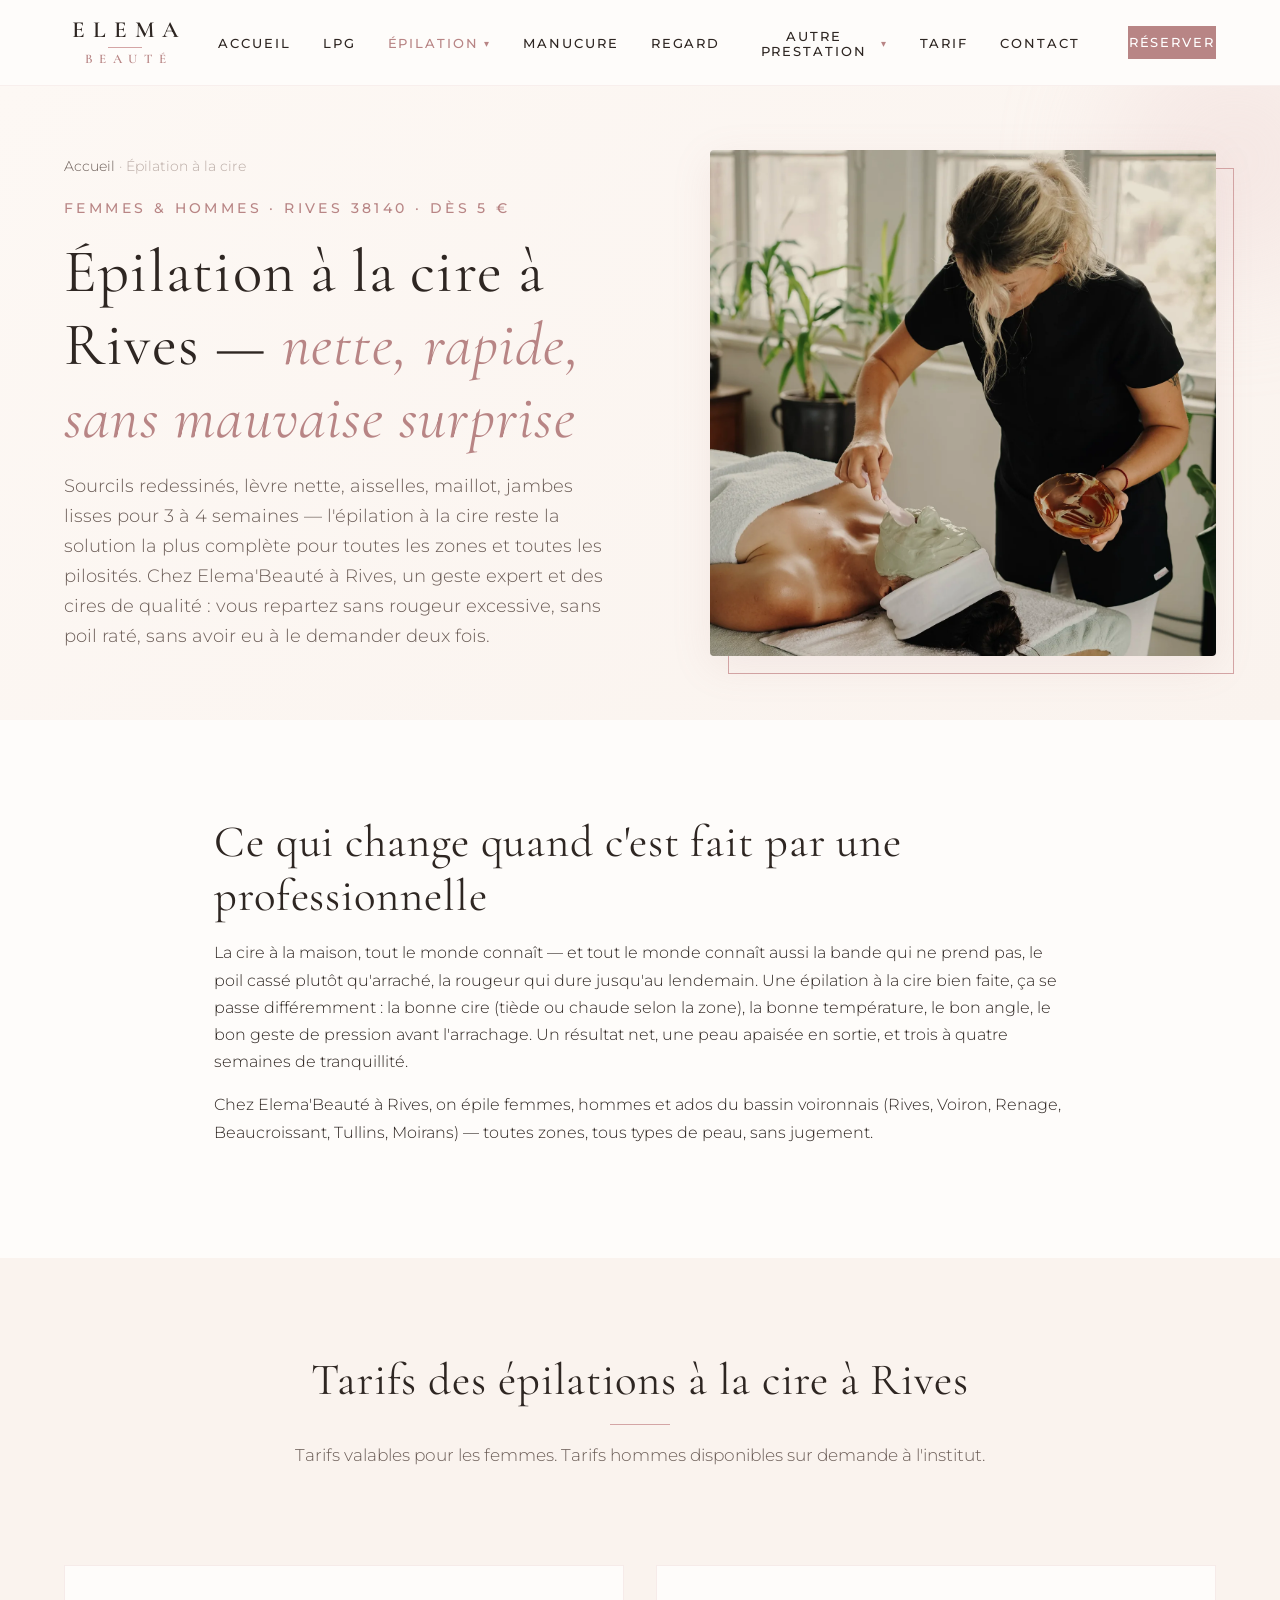
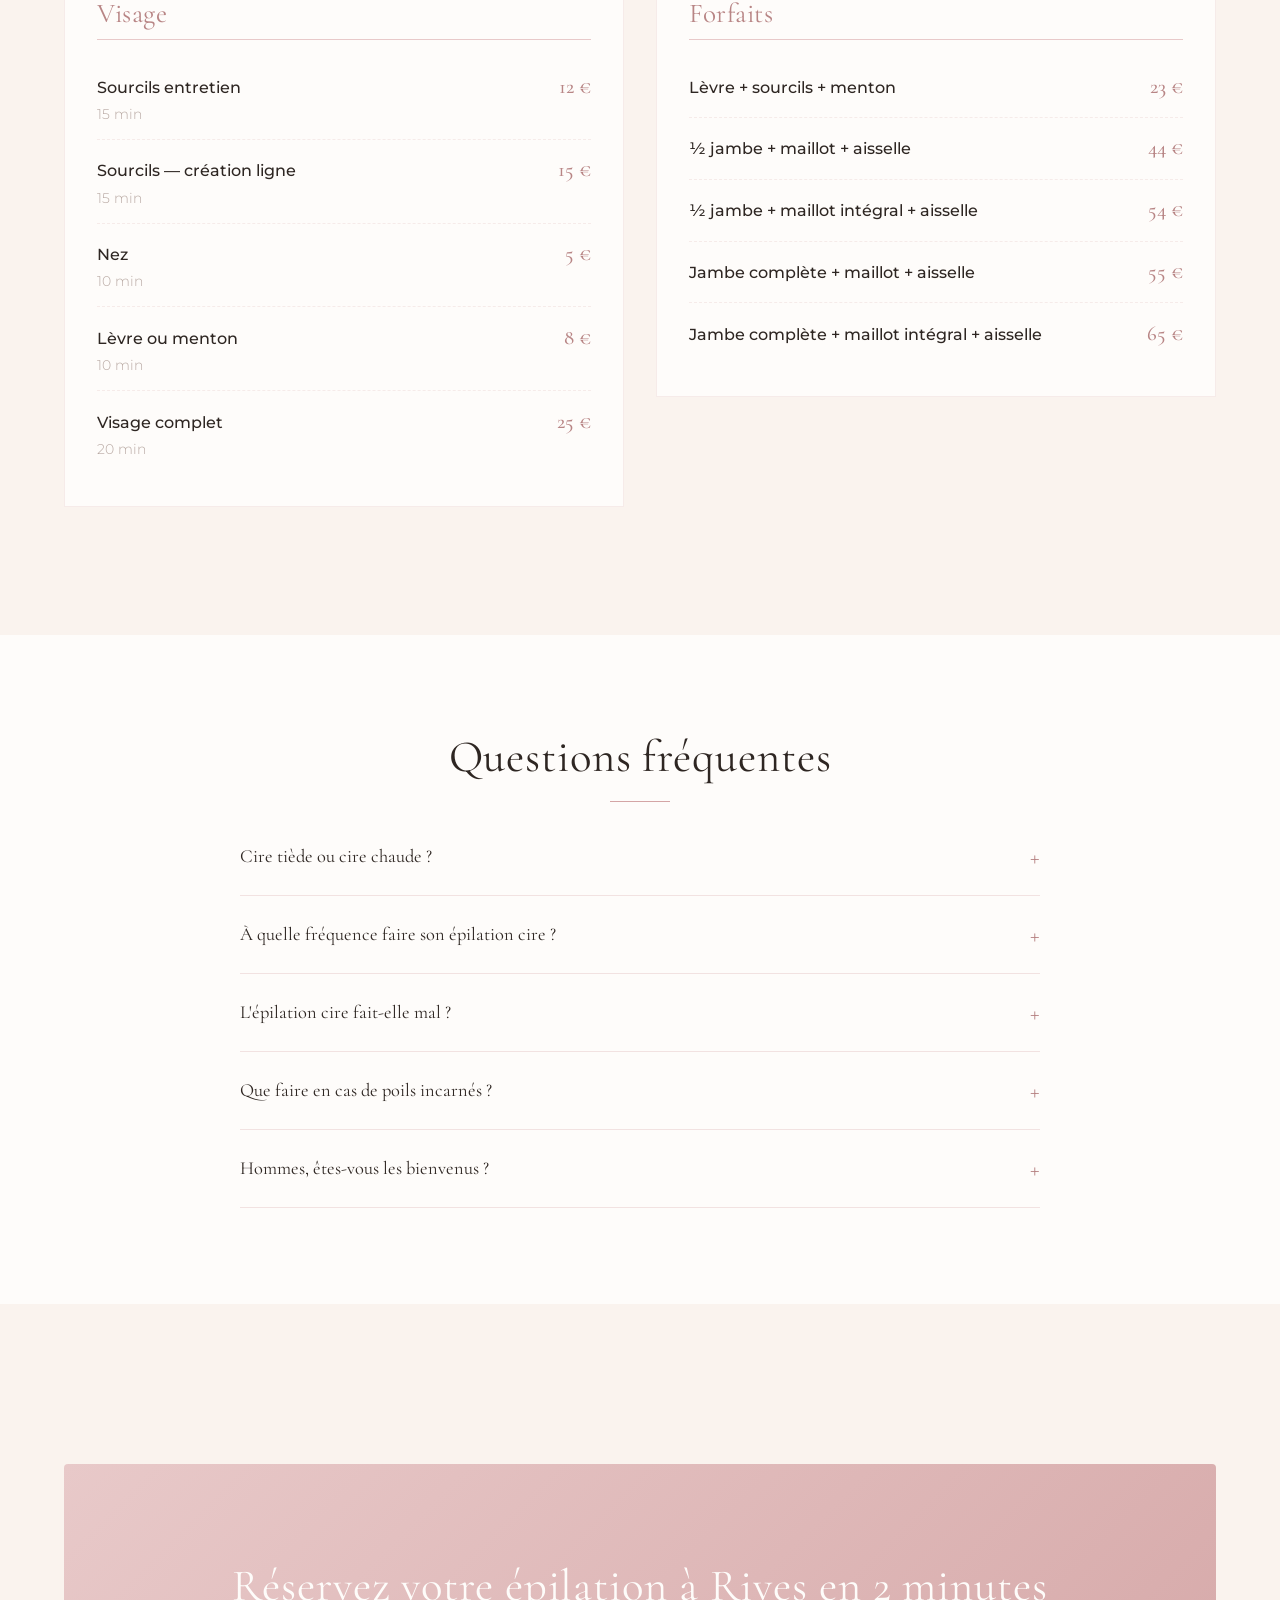
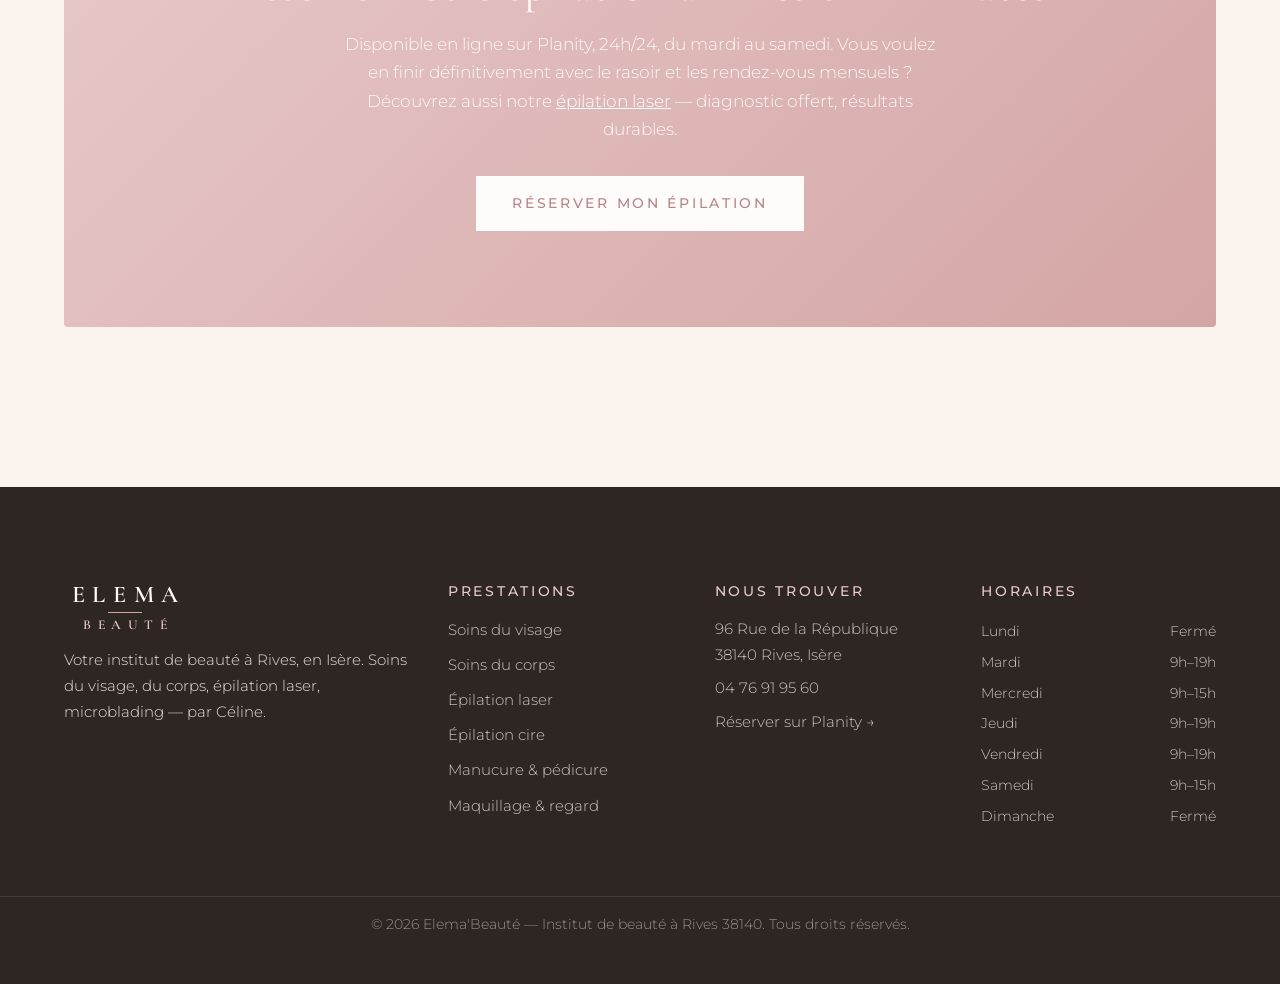
<file: epilation.html>
<!DOCTYPE html>
<html lang="fr">
<head>
  <meta charset="UTF-8">
  <meta name="viewport" content="width=device-width, initial-scale=1.0">

  <title>Épilation à la cire à Rives 38140 — Elema'Beauté | Toutes zones, prix</title>
  <meta name="description" content="Épilation à la cire à Rives chez Elema'Beauté : sourcils, lèvre, aisselles, maillot, jambes. Femmes et hommes. De 5 € à 65 €. Cire tiède et chaude, en Isère, proche Voiron et Tullins.">
  <meta name="keywords" content="épilation cire Rives, épilation femme Rives 38140, épilation homme Rives, maillot Rives, sourcils Voiron, épilation jambes Isère, épilation institut Rives">
  <meta name="robots" content="index, follow">
  <link rel="canonical" href="https://elemabeaute.fr/epilation.html">

  <meta property="og:title" content="Épilation à la cire à Rives — Elema'Beauté">
  <meta property="og:description" content="Épilation cire toutes zones, femmes et hommes. À Rives en Isère.">
  <meta property="og:type" content="website">
  <meta property="og:url" content="https://elemabeaute.fr/epilation.html">

  <meta name="geo.region" content="FR-38">
  <meta name="geo.placename" content="Rives">

  <link rel="preconnect" href="https://fonts.googleapis.com">
  <link rel="preconnect" href="https://fonts.gstatic.com" crossorigin>
  <link href="https://fonts.googleapis.com/css2?family=Cormorant+Garamond:ital,wght@0,300;0,400;0,500;1,400&family=Montserrat:wght@300;400;500;600&display=swap" rel="stylesheet">
  <link rel="stylesheet" href="css/style.css">
  <link rel="icon" type="image/svg+xml" href="data:image/svg+xml,<svg xmlns='http://www.w3.org/2000/svg' viewBox='0 0 32 32'><rect width='32' height='32' rx='7' fill='%23b88585'/><text x='16' y='22' font-family='Georgia,serif' font-size='19' font-weight='500' fill='%23fefcfa' text-anchor='middle'>E</text></svg>">

  <script type="application/ld+json">
  {
    "@context": "https://schema.org",
    "@type": "Service",
    "serviceType": "Épilation à la cire",
    "name": "Épilation à la cire à Rives 38140",
    "provider": { "@type": "BeautySalon", "name": "Elema'Beauté", "address": { "@type": "PostalAddress", "streetAddress": "96 Rue de la République", "addressLocality": "Rives", "postalCode": "38140", "addressCountry": "FR" }, "telephone": "+33476919560" },
    "areaServed": [{"@type":"City","name":"Rives"},{"@type":"City","name":"Voiron"},{"@type":"City","name":"Tullins"}],
    "offers": { "@type": "AggregateOffer", "lowPrice": "5", "highPrice": "65", "priceCurrency": "EUR" }
  }
  </script>

  <script type="application/ld+json">
  {
    "@context": "https://schema.org",
    "@type": "FAQPage",
    "mainEntity": [
      { "@type": "Question", "name": "Cire tiède ou cire chaude ?", "acceptedAnswer": { "@type": "Answer", "text": "La cire tiède convient à toutes les zones et tous types de peau, idéale pour les grandes zones. La cire chaude est privilégiée pour les zones sensibles (maillot, aisselles, visage) car elle dilate les pores et arrache mieux les poils courts. Chez Elema'Beauté, nous utilisons les deux selon la zone." } },
      { "@type": "Question", "name": "À quelle fréquence faire son épilation cire ?", "acceptedAnswer": { "@type": "Answer", "text": "En moyenne toutes les 3 à 4 semaines, le temps que les poils repoussent suffisamment (5 mm minimum) pour être arrachés efficacement." } },
      { "@type": "Question", "name": "L'épilation cire fait-elle mal ?", "acceptedAnswer": { "@type": "Answer", "text": "Il y a une sensation forte au moment de l'arrachage, surtout les premières fois. Avec la régularité, la pilosité s'affine et la sensation diminue. Chez Elema'Beauté nous appliquons toujours un soin apaisant en fin de séance." } }
    ]
  }
  </script>

  <script type="application/ld+json">
  {
    "@context": "https://schema.org",
    "@type": "BreadcrumbList",
    "itemListElement": [
      { "@type": "ListItem", "position": 1, "name": "Accueil", "item": "https://elemabeaute.fr/" },
      { "@type": "ListItem", "position": 2, "name": "Épilation à la cire", "item": "https://elemabeaute.fr/epilation.html" }
    ]
  }
  </script>
</head>
<body>

    <nav class="navbar" aria-label="Navigation principale">
    <div class="container">
      <a href="index.html" class="nav-logo" aria-label="Elema'Beauté — Accueil"><span class="nav-logo-top">Elema</span><span class="nav-logo-bottom">Beauté</span></a>
      <button class="nav-toggle" aria-label="Ouvrir le menu" aria-expanded="false"><span></span><span></span><span></span></button>
      <ul class="nav-menu">
        <li><a href="index.html">Accueil</a></li>
        <li><a href="lpg.html">LPG</a></li>
        <li class="has-dropdown active-parent">
          <button class="dropdown-toggle" aria-expanded="false" aria-haspopup="true">Épilation</button>
          <ul class="dropdown-menu">
            <li><a href="epilation-laser.html">Épilation laser</a></li>
            <li><a href="epilation.html" class="active">Épilation à la cire</a></li>
          </ul>
        </li>
        <li><a href="manucure-pedicure.html">Manucure</a></li>
        <li><a href="maquillage-regard.html">Regard</a></li>
        <li class="has-dropdown">
          <button class="dropdown-toggle" aria-expanded="false" aria-haspopup="true">Autre prestation</button>
          <ul class="dropdown-menu">
            <li><a href="microblading.html">Microblading</a></li>
            <li><a href="soins.html">Soins</a></li>
            <li><a href="sauna.html">Sauna</a></li>
            <li><a href="methode-amincissante.html">Méthode amincissante</a></li>
          </ul>
        </li>
        <li><a href="tarifs.html">Tarif</a></li>
        <li><a href="contact.html">Contact</a></li>
        <li class="nav-cta"><a href="https://www.planity.com/elema-beaute-38140-rives" target="_blank" rel="noopener" class="btn btn-primary">Réserver</a></li>
      </ul>
    </div>
  </nav>

  <header class="page-hero page-hero--banner">
    <div class="container">
      <div class="page-hero-text">
        <nav class="breadcrumb"><a href="index.html">Accueil</a> · Épilation à la cire</nav>
        <span class="eyebrow">Femmes & hommes · Rives 38140 · Dès 5 €</span>
        <h1>Épilation à la cire à Rives — <span style="color:var(--rose-poudre-fonce);font-style:italic;">nette, rapide, sans mauvaise surprise</span></h1>
        <p>Sourcils redessinés, lèvre nette, aisselles, maillot, jambes lisses pour 3 à 4 semaines — l'épilation à la cire reste la solution la plus complète pour toutes les zones et toutes les pilosités. Chez Elema'Beauté à Rives, un geste expert et des cires de qualité : vous repartez sans rougeur excessive, sans poil raté, sans avoir eu à le demander deux fois.</p>
      </div>
      <div class="page-hero-image">
        <img src="images/banner-epilation-cire.webp" alt="Soin épilation et beauté chez Elema'Beauté à Rives, en Isère" loading="eager">
      </div>
    </div>
  </header>

  <section class="section-white">
    <div class="container-narrow">
      <h2 class="brush-stroke">Ce qui change quand c'est fait par une professionnelle</h2>
      <p>La cire à la maison, tout le monde connaît — et tout le monde connaît aussi la bande qui ne prend pas, le poil cassé plutôt qu'arraché, la rougeur qui dure jusqu'au lendemain. Une épilation à la cire bien faite, ça se passe différemment : la bonne cire (tiède ou chaude selon la zone), la bonne température, le bon angle, le bon geste de pression avant l'arrachage. Un résultat net, une peau apaisée en sortie, et trois à quatre semaines de tranquillité.</p>
      <p>Chez Elema'Beauté à Rives, on épile femmes, hommes et ados du bassin voironnais (Rives, Voiron, Renage, Beaucroissant, Tullins, Moirans) — toutes zones, tous types de peau, sans jugement.</p>
    </div>
  </section>

  <section class="section-cream">
    <div class="container">
      <h2 class="section-title">Tarifs des épilations à la cire à Rives</h2>
      <p class="section-intro">Tarifs valables pour les femmes. Tarifs hommes disponibles sur demande à l'institut.</p>

      <div class="two-col">
        <div class="pricing-table">
          <h3>Visage</h3>
          <div class="pricing-row"><div class="pricing-info"><span class="pricing-name">Sourcils entretien</span><span class="pricing-duration">15 min</span></div><span class="pricing-price">12 €</span></div>
          <div class="pricing-row"><div class="pricing-info"><span class="pricing-name">Sourcils — création ligne</span><span class="pricing-duration">15 min</span></div><span class="pricing-price">15 €</span></div>
          <div class="pricing-row"><div class="pricing-info"><span class="pricing-name">Nez</span><span class="pricing-duration">10 min</span></div><span class="pricing-price">5 €</span></div>
          <div class="pricing-row"><div class="pricing-info"><span class="pricing-name">Lèvre ou menton</span><span class="pricing-duration">10 min</span></div><span class="pricing-price">8 €</span></div>
          <div class="pricing-row"><div class="pricing-info"><span class="pricing-name">Visage complet</span><span class="pricing-duration">20 min</span></div><span class="pricing-price">25 €</span></div>
        </div>

        <div class="pricing-table">
          <h3>Forfaits</h3>
          <div class="pricing-row"><div class="pricing-info"><span class="pricing-name">Lèvre + sourcils + menton</span></div><span class="pricing-price">23 €</span></div>
          <div class="pricing-row"><div class="pricing-info"><span class="pricing-name">½ jambe + maillot + aisselle</span></div><span class="pricing-price">44 €</span></div>
          <div class="pricing-row"><div class="pricing-info"><span class="pricing-name">½ jambe + maillot intégral + aisselle</span></div><span class="pricing-price">54 €</span></div>
          <div class="pricing-row"><div class="pricing-info"><span class="pricing-name">Jambe complète + maillot + aisselle</span></div><span class="pricing-price">55 €</span></div>
          <div class="pricing-row"><div class="pricing-info"><span class="pricing-name">Jambe complète + maillot intégral + aisselle</span></div><span class="pricing-price">65 €</span></div>
        </div>
      </div>
    </div>
  </section>

  <section class="section-white">
    <div class="container">
      <h2 class="section-title">Questions fréquentes</h2>
      <div class="faq">
        <div class="faq-item"><button class="faq-question">Cire tiède ou cire chaude ?</button><div class="faq-answer"><p>La cire tiède convient à toutes les zones et tous types de peau, idéale pour les grandes zones. La cire chaude est privilégiée pour les zones sensibles (maillot, aisselles, visage) car elle dilate les pores et arrache mieux les poils courts. Chez Elema'Beauté, nous utilisons les deux selon la zone.</p></div></div>
        <div class="faq-item"><button class="faq-question">À quelle fréquence faire son épilation cire ?</button><div class="faq-answer"><p>En moyenne toutes les 3 à 4 semaines, le temps que les poils repoussent suffisamment (5 mm minimum) pour être arrachés efficacement.</p></div></div>
        <div class="faq-item"><button class="faq-question">L'épilation cire fait-elle mal ?</button><div class="faq-answer"><p>Il y a une sensation forte au moment de l'arrachage, surtout les premières fois. Avec la régularité, la pilosité s'affine et la sensation diminue. Chez Elema'Beauté nous appliquons toujours un soin apaisant en fin de séance.</p></div></div>
        <div class="faq-item"><button class="faq-question">Que faire en cas de poils incarnés ?</button><div class="faq-answer"><p>Réalisez un gommage doux 2 à 3 fois par semaine, hydratez quotidiennement, et privilégiez des sous-vêtements peu serrés. Si le problème persiste, l'épilation laser à Rives est une solution durable contre les poils incarnés.</p></div></div>
        <div class="faq-item"><button class="faq-question">Hommes, êtes-vous les bienvenus ?</button><div class="faq-answer"><p>Absolument ! Nous épilons aussi les hommes (dos, torse, sourcils, etc.). N'hésitez pas à nous appeler au 04 76 91 95 60 pour un tarif personnalisé.</p></div></div>
      </div>
    </div>
  </section>

  <section class="section-cream">
    <div class="container">
      <div class="cta-block">
        <h2>Réservez votre épilation à Rives en 2 minutes</h2>
        <p>Disponible en ligne sur Planity, 24h/24, du mardi au samedi. Vous voulez en finir définitivement avec le rasoir et les rendez-vous mensuels ? Découvrez aussi notre <a href="epilation-laser.html" style="color:white;text-decoration:underline;">épilation laser</a> — diagnostic offert, résultats durables.</p>
        <a href="https://www.planity.com/elema-beaute-38140-rives" target="_blank" rel="noopener" class="btn btn-primary">Réserver mon épilation</a>
      </div>
    </div>
  </section>

  <footer class="footer">
    <div class="container">
      <div class="footer-brand"><a href="index.html" class="footer-logo" aria-label="Elema'Beauté — Accueil"><span class="footer-logo-top">Elema</span><span class="footer-logo-bottom">Beauté</span></a><p>Votre institut de beauté à Rives, en Isère. Soins du visage, du corps, épilation laser, microblading — par Céline.</p></div>
      <div><h4>Prestations</h4><ul><li><a href="soins-visage.html">Soins du visage</a></li><li><a href="soins-corps.html">Soins du corps</a></li><li><a href="epilation-laser.html">Épilation laser</a></li><li><a href="epilation.html">Épilation cire</a></li><li><a href="manucure-pedicure.html">Manucure & pédicure</a></li><li><a href="maquillage-regard.html">Maquillage & regard</a></li></ul></div>
      <div class="footer-contact"><h4>Nous trouver</h4><p>96 Rue de la République<br>38140 Rives, Isère</p><p><a href="tel:+33476919560">04 76 91 95 60</a></p><p><a href="https://www.planity.com/elema-beaute-38140-rives" target="_blank" rel="noopener">Réserver sur Planity →</a></p></div>
      <div><h4>Horaires</h4><div class="footer-hours"><div><span>Lundi</span><span>Fermé</span></div><div><span>Mardi</span><span>9h–19h</span></div><div><span>Mercredi</span><span>9h–15h</span></div><div><span>Jeudi</span><span>9h–19h</span></div><div><span>Vendredi</span><span>9h–19h</span></div><div><span>Samedi</span><span>9h–15h</span></div><div><span>Dimanche</span><span>Fermé</span></div></div></div>
    </div>
    <div class="footer-bottom"><p>© <span id="current-year"></span> Elema'Beauté — Institut de beauté à Rives 38140. Tous droits réservés.</p></div>
  </footer>

  <script src="js/main.js" defer></script>
</body>
</html>
</file>
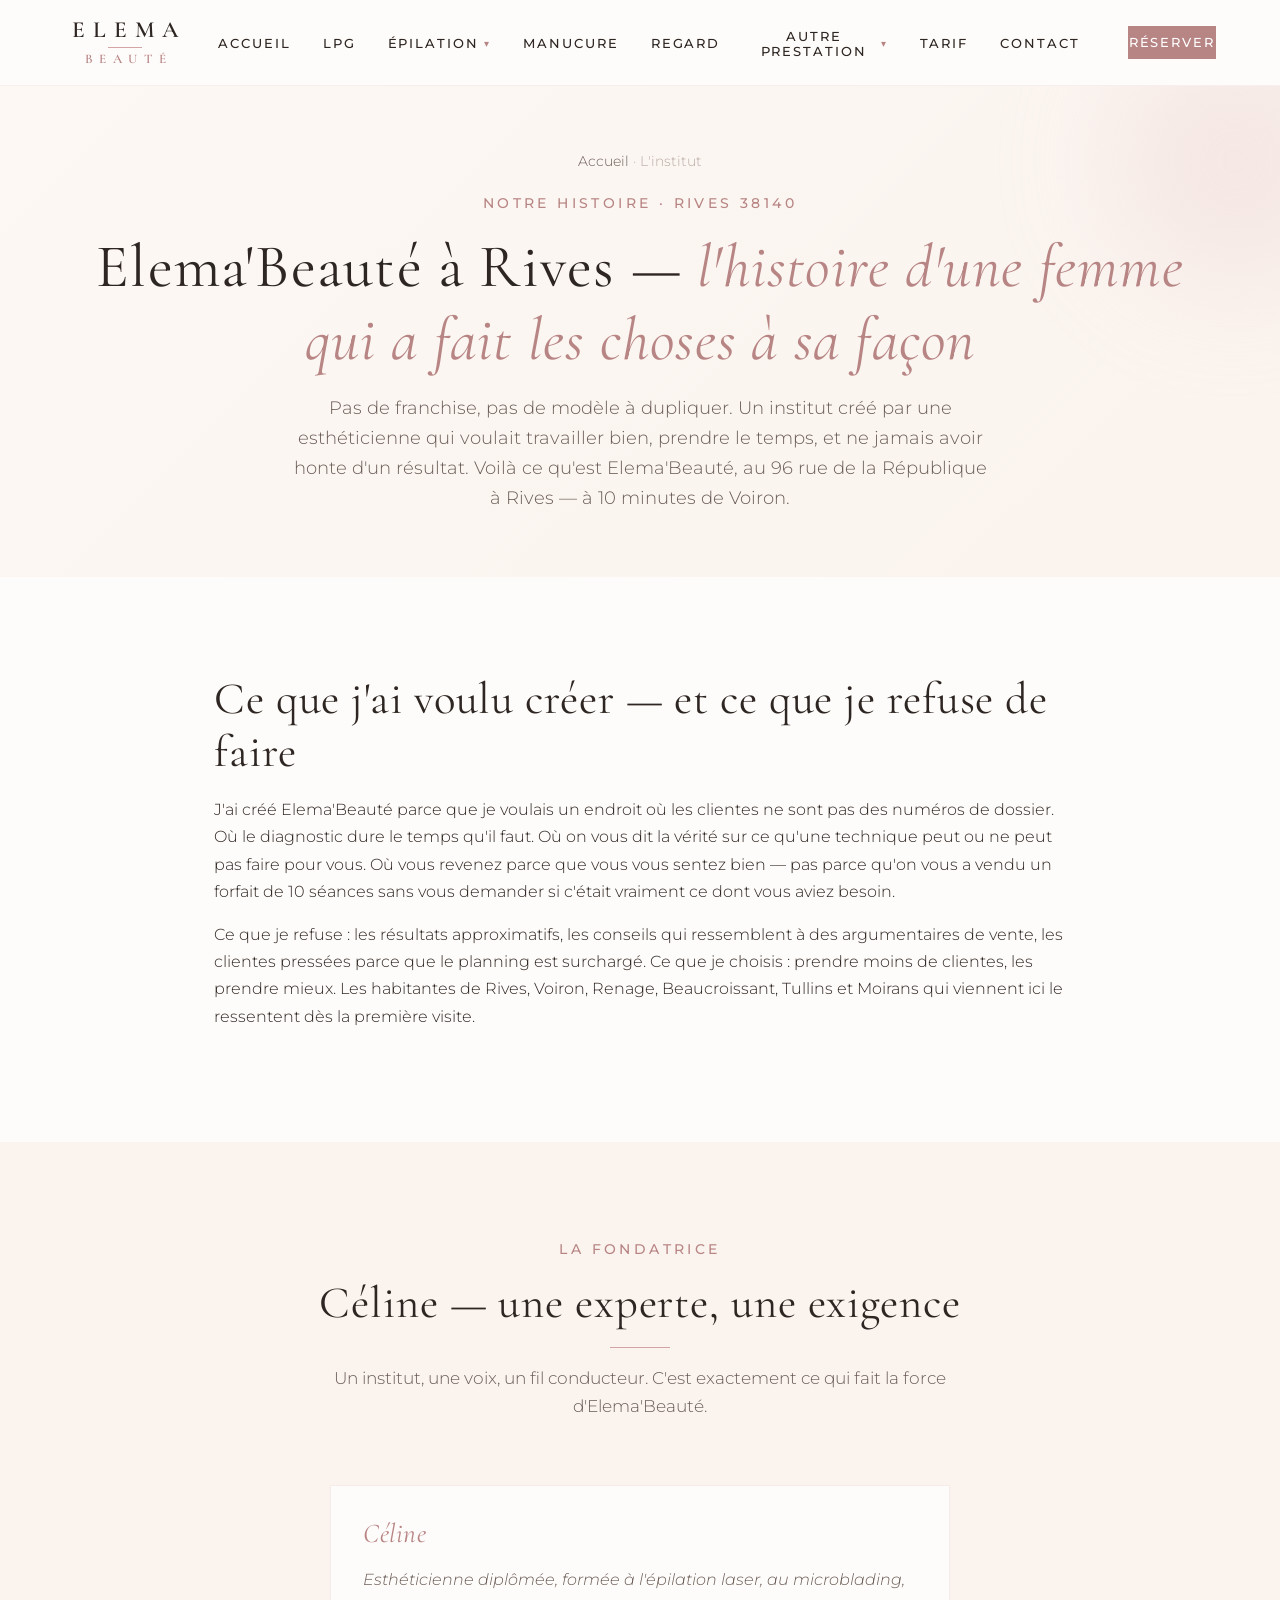
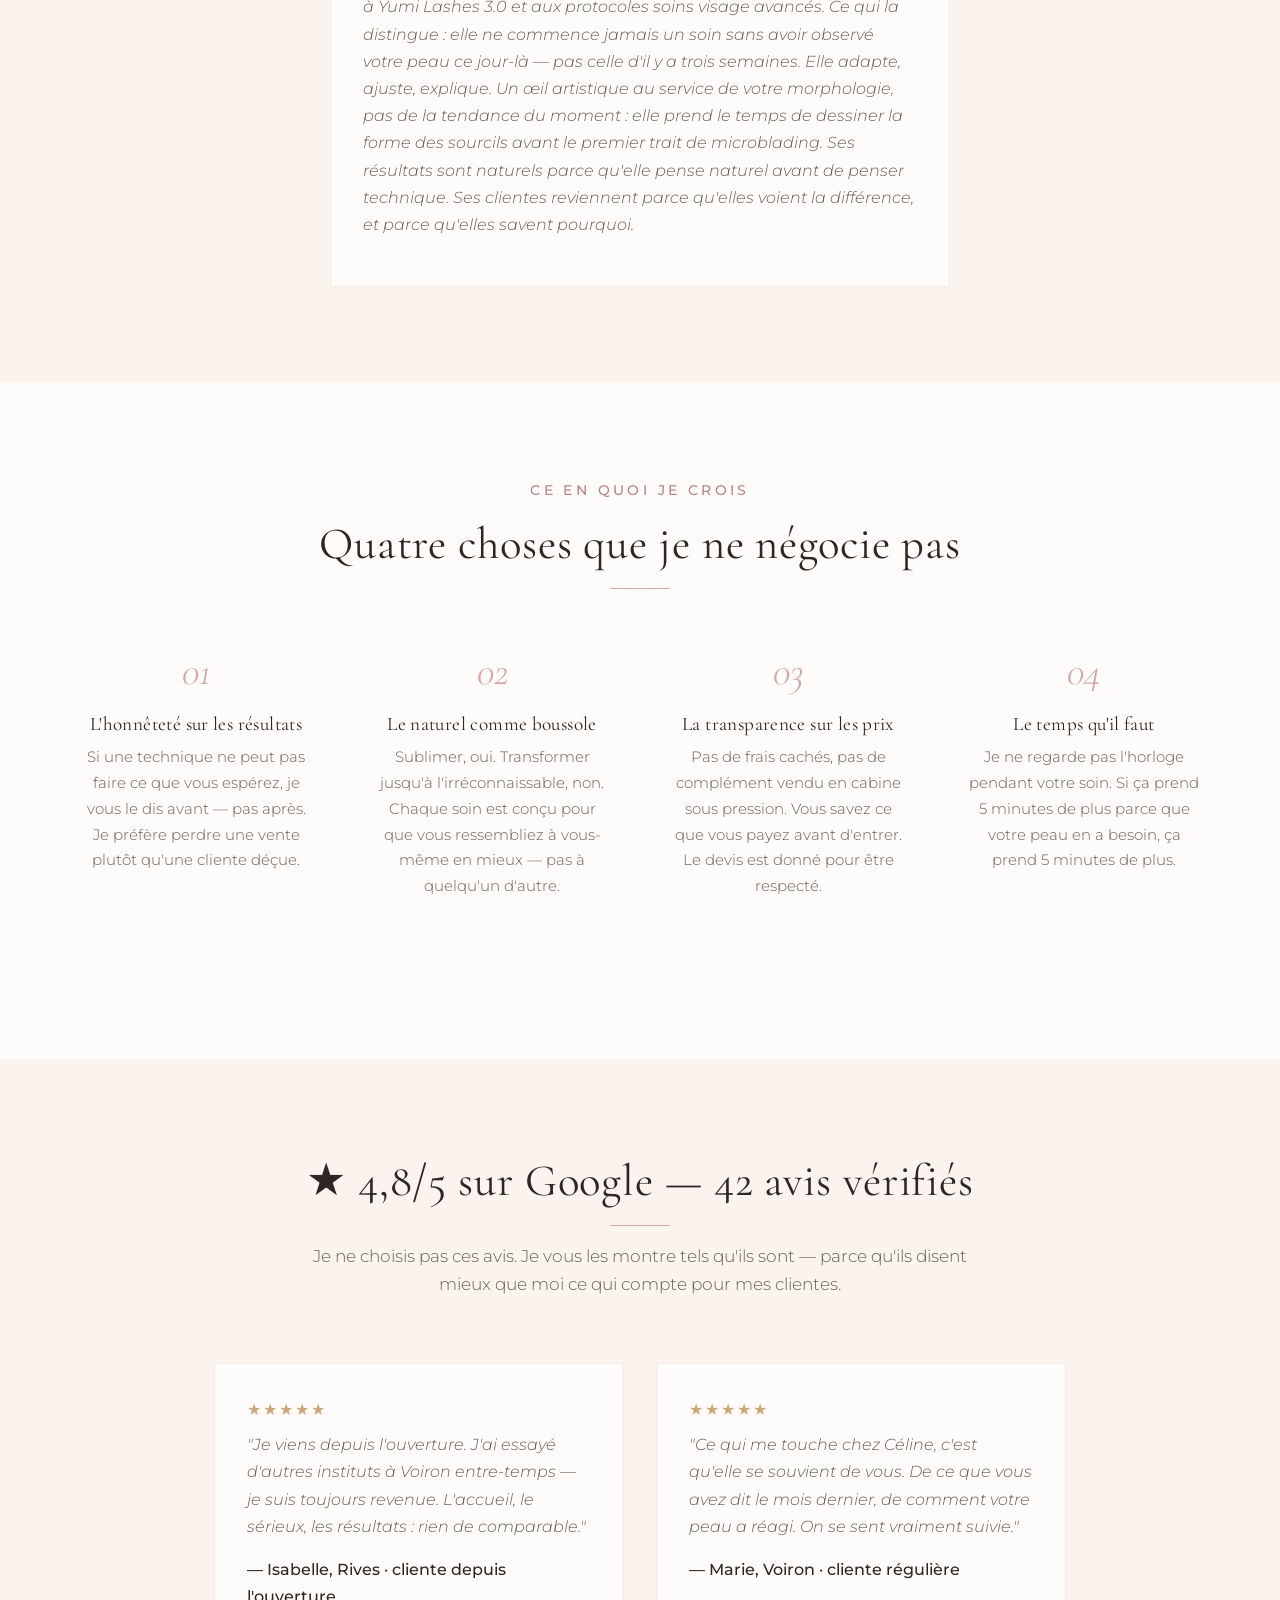
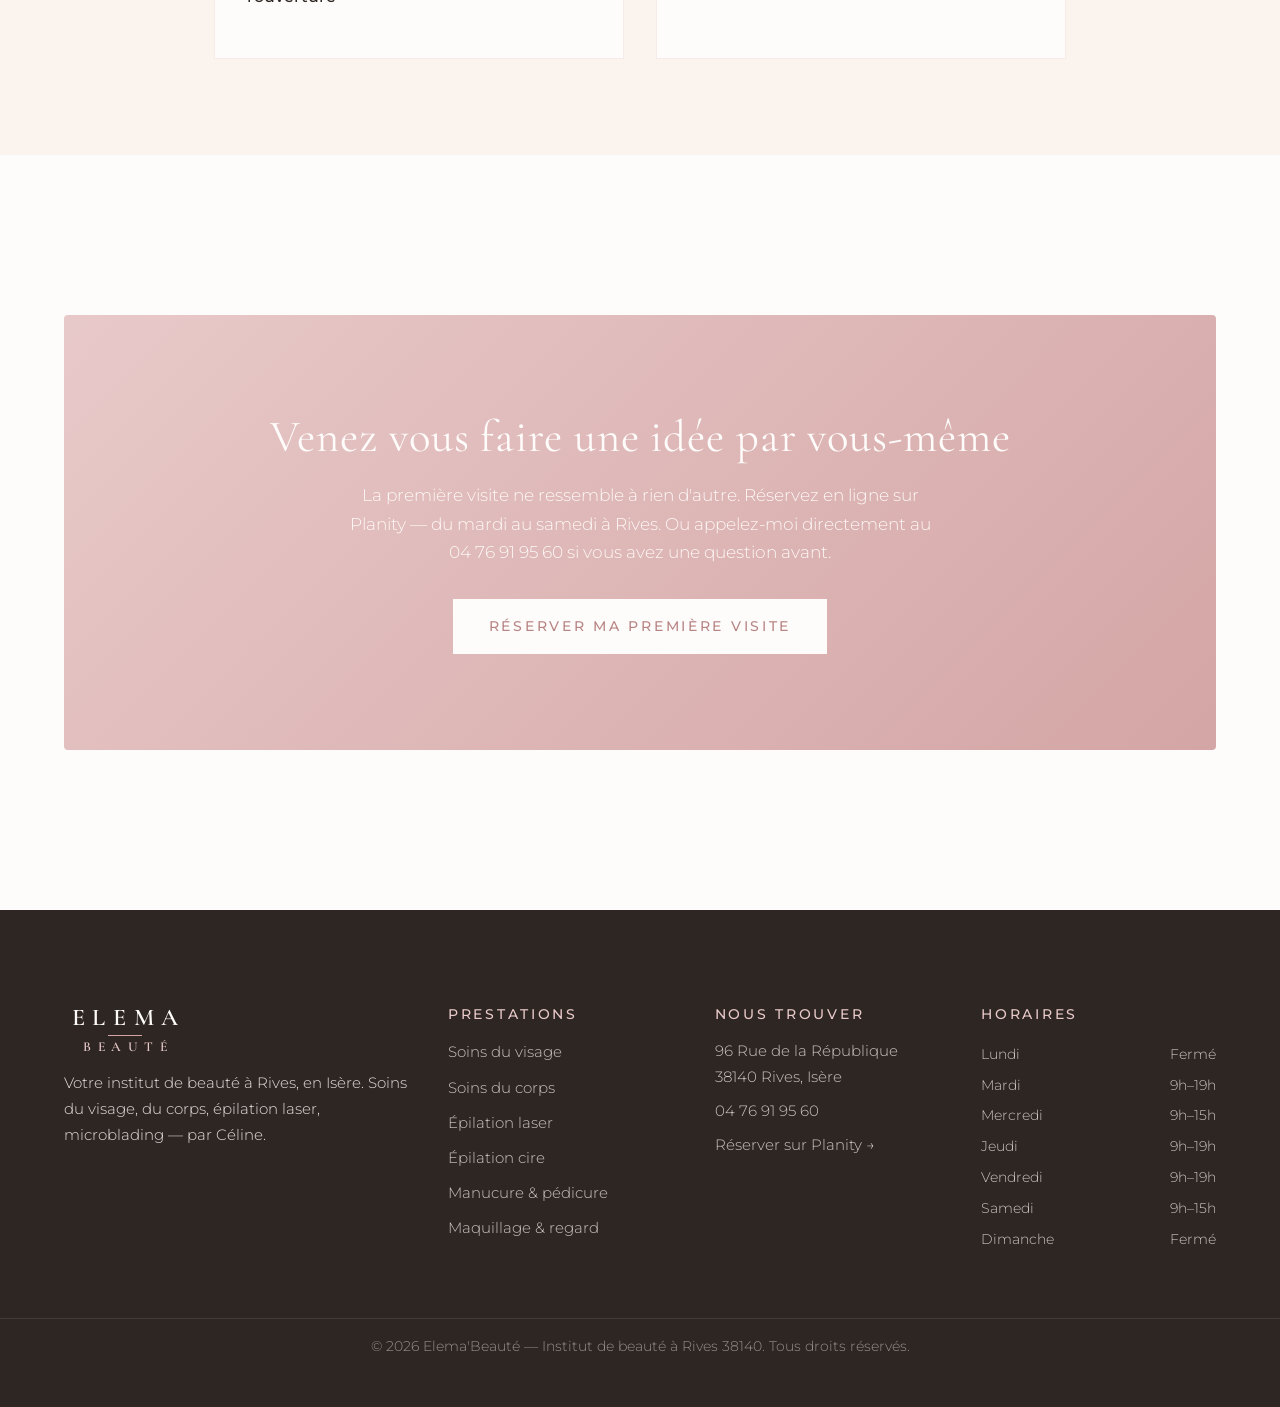
<file: institut.html>
<!DOCTYPE html>
<html lang="fr">
<head>
  <meta charset="UTF-8">
  <meta name="viewport" content="width=device-width, initial-scale=1.0">

  <title>L'institut Elema'Beauté à Rives 38140 — Céline, esthéticienne</title>
  <meta name="description" content="Découvrez Elema'Beauté à Rives en Isère : Céline, esthéticienne passionnée, vous accueille dans un institut chaleureux. Près de Voiron, Renage, Tullins.">
  <meta name="keywords" content="institut Rives 38140, esthéticienne Rives, Céline Elema, institut beauté Voiron, Elema'Beauté Isère">
  <meta name="robots" content="index, follow">
  <link rel="canonical" href="https://elemabeaute.fr/institut.html">

  <meta property="og:title" content="L'institut Elema'Beauté — Céline à Rives">
  <meta property="og:description" content="Notre histoire, notre équipe, nos valeurs. Au cœur de Rives en Isère.">
  <meta property="og:type" content="website">
  <meta property="og:url" content="https://elemabeaute.fr/institut.html">

  <meta name="geo.region" content="FR-38">
  <meta name="geo.placename" content="Rives">

  <link rel="preconnect" href="https://fonts.googleapis.com">
  <link rel="preconnect" href="https://fonts.gstatic.com" crossorigin>
  <link href="https://fonts.googleapis.com/css2?family=Cormorant+Garamond:ital,wght@0,300;0,400;0,500;1,400&family=Montserrat:wght@300;400;500;600&display=swap" rel="stylesheet">
  <link rel="stylesheet" href="css/style.css">
  <link rel="icon" type="image/svg+xml" href="data:image/svg+xml,<svg xmlns='http://www.w3.org/2000/svg' viewBox='0 0 32 32'><rect width='32' height='32' rx='7' fill='%23b88585'/><text x='16' y='22' font-family='Georgia,serif' font-size='19' font-weight='500' fill='%23fefcfa' text-anchor='middle'>E</text></svg>">

  <script type="application/ld+json">
  {
    "@context": "https://schema.org",
    "@type": "BreadcrumbList",
    "itemListElement": [
      { "@type": "ListItem", "position": 1, "name": "Accueil", "item": "https://elemabeaute.fr/" },
      { "@type": "ListItem", "position": 2, "name": "L'institut", "item": "https://elemabeaute.fr/institut.html" }
    ]
  }
  </script>
</head>
<body>

    <nav class="navbar" aria-label="Navigation principale">
    <div class="container">
      <a href="index.html" class="nav-logo" aria-label="Elema'Beauté — Accueil"><span class="nav-logo-top">Elema</span><span class="nav-logo-bottom">Beauté</span></a>
      <button class="nav-toggle" aria-label="Ouvrir le menu" aria-expanded="false"><span></span><span></span><span></span></button>
      <ul class="nav-menu">
        <li><a href="index.html">Accueil</a></li>
        <li><a href="lpg.html">LPG</a></li>
        <li class="has-dropdown">
          <button class="dropdown-toggle" aria-expanded="false" aria-haspopup="true">Épilation</button>
          <ul class="dropdown-menu">
            <li><a href="epilation-laser.html">Épilation laser</a></li>
            <li><a href="epilation.html">Épilation à la cire</a></li>
          </ul>
        </li>
        <li><a href="manucure-pedicure.html">Manucure</a></li>
        <li><a href="maquillage-regard.html">Regard</a></li>
        <li class="has-dropdown">
          <button class="dropdown-toggle" aria-expanded="false" aria-haspopup="true">Autre prestation</button>
          <ul class="dropdown-menu">
            <li><a href="microblading.html">Microblading</a></li>
            <li><a href="soins.html">Soins</a></li>
            <li><a href="sauna.html">Sauna</a></li>
            <li><a href="methode-amincissante.html">Méthode amincissante</a></li>
          </ul>
        </li>
        <li><a href="tarifs.html">Tarif</a></li>
        <li><a href="contact.html">Contact</a></li>
        <li class="nav-cta"><a href="https://www.planity.com/elema-beaute-38140-rives" target="_blank" rel="noopener" class="btn btn-primary">Réserver</a></li>
      </ul>
    </div>
  </nav>

  <header class="page-hero">
    <div class="container">
      <nav class="breadcrumb"><a href="index.html">Accueil</a> · L'institut</nav>
      <span class="eyebrow">Notre histoire · Rives 38140</span>
      <h1>Elema'Beauté à Rives — <span style="color:var(--rose-poudre-fonce);font-style:italic;">l'histoire d'une femme qui a fait les choses à sa façon</span></h1>
      <p>Pas de franchise, pas de modèle à dupliquer. Un institut créé par une esthéticienne qui voulait travailler bien, prendre le temps, et ne jamais avoir honte d'un résultat. Voilà ce qu'est Elema'Beauté, au 96 rue de la République à Rives — à 10 minutes de Voiron.</p>
    </div>
  </header>

  <section class="section-white">
    <div class="container-narrow">
      <h2 class="brush-stroke">Ce que j'ai voulu créer — et ce que je refuse de faire</h2>
      <p>J'ai créé Elema'Beauté parce que je voulais un endroit où les clientes ne sont pas des numéros de dossier. Où le diagnostic dure le temps qu'il faut. Où on vous dit la vérité sur ce qu'une technique peut ou ne peut pas faire pour vous. Où vous revenez parce que vous vous sentez bien — pas parce qu'on vous a vendu un forfait de 10 séances sans vous demander si c'était vraiment ce dont vous aviez besoin.</p>
      <p>Ce que je refuse : les résultats approximatifs, les conseils qui ressemblent à des argumentaires de vente, les clientes pressées parce que le planning est surchargé. Ce que je choisis : prendre moins de clientes, les prendre mieux. Les habitantes de Rives, Voiron, Renage, Beaucroissant, Tullins et Moirans qui viennent ici le ressentent dès la première visite.</p>
    </div>
  </section>

  <section class="section-cream">
    <div class="container">
      <span class="eyebrow text-center" style="display:block;text-align:center;">La fondatrice</span>
      <h2 class="section-title">Céline — une experte, une exigence</h2>
      <p class="section-intro">Un institut, une voix, un fil conducteur. C'est exactement ce qui fait la force d'Elema'Beauté.</p>

      <div class="testimonials" style="grid-template-columns: minmax(0, 620px); justify-content: center;">
        <article class="testimonial">
          <h3 style="color:var(--rose-poudre-fonce);font-style:italic;">Céline</h3>
          <p class="testimonial-text">Esthéticienne diplômée, formée à l'épilation laser, au microblading, à Yumi Lashes 3.0 et aux protocoles soins visage avancés. Ce qui la distingue : elle ne commence jamais un soin sans avoir observé votre peau ce jour-là — pas celle d'il y a trois semaines. Elle adapte, ajuste, explique. Un œil artistique au service de votre morphologie, pas de la tendance du moment : elle prend le temps de dessiner la forme des sourcils avant le premier trait de microblading. Ses résultats sont naturels parce qu'elle pense naturel avant de penser technique. Ses clientes reviennent parce qu'elles voient la différence, et parce qu'elles savent pourquoi.</p>
        </article>
      </div>
    </div>
  </section>

  <section class="section-white">
    <div class="container">
      <span class="eyebrow text-center" style="display:block;text-align:center;">Ce en quoi je crois</span>
      <h2 class="section-title">Quatre choses que je ne négocie pas</h2>

      <div class="benefits-grid">
        <div class="benefit">
          <span class="benefit-number">01</span>
          <h4>L'honnêteté sur les résultats</h4>
          <p>Si une technique ne peut pas faire ce que vous espérez, je vous le dis avant — pas après. Je préfère perdre une vente plutôt qu'une cliente déçue.</p>
        </div>
        <div class="benefit">
          <span class="benefit-number">02</span>
          <h4>Le naturel comme boussole</h4>
          <p>Sublimer, oui. Transformer jusqu'à l'irréconnaissable, non. Chaque soin est conçu pour que vous ressembliez à vous-même en mieux — pas à quelqu'un d'autre.</p>
        </div>
        <div class="benefit">
          <span class="benefit-number">03</span>
          <h4>La transparence sur les prix</h4>
          <p>Pas de frais cachés, pas de complément vendu en cabine sous pression. Vous savez ce que vous payez avant d'entrer. Le devis est donné pour être respecté.</p>
        </div>
        <div class="benefit">
          <span class="benefit-number">04</span>
          <h4>Le temps qu'il faut</h4>
          <p>Je ne regarde pas l'horloge pendant votre soin. Si ça prend 5 minutes de plus parce que votre peau en a besoin, ça prend 5 minutes de plus.</p>
        </div>
      </div>
    </div>
  </section>

  <section class="section-cream">
    <div class="container-narrow">
      <h2 class="section-title">★ 4,8/5 sur Google — 42 avis vérifiés</h2>
      <p class="section-intro">Je ne choisis pas ces avis. Je vous les montre tels qu'ils sont — parce qu'ils disent mieux que moi ce qui compte pour mes clientes.</p>

      <div class="testimonials">
        <div class="testimonial"><div class="testimonial-stars">★★★★★</div><p class="testimonial-text">"Je viens depuis l'ouverture. J'ai essayé d'autres instituts à Voiron entre-temps — je suis toujours revenue. L'accueil, le sérieux, les résultats : rien de comparable."</p><p class="testimonial-author">— Isabelle, Rives · cliente depuis l'ouverture</p></div>
        <div class="testimonial"><div class="testimonial-stars">★★★★★</div><p class="testimonial-text">"Ce qui me touche chez Céline, c'est qu'elle se souvient de vous. De ce que vous avez dit le mois dernier, de comment votre peau a réagi. On se sent vraiment suivie."</p><p class="testimonial-author">— Marie, Voiron · cliente régulière</p></div>
      </div>
    </div>
  </section>

  <section class="section-white">
    <div class="container">
      <div class="cta-block">
        <h2>Venez vous faire une idée par vous-même</h2>
        <p>La première visite ne ressemble à rien d'autre. Réservez en ligne sur Planity — du mardi au samedi à Rives. Ou appelez-moi directement au 04 76 91 95 60 si vous avez une question avant.</p>
        <a href="https://www.planity.com/elema-beaute-38140-rives" target="_blank" rel="noopener" class="btn btn-primary">Réserver ma première visite</a>
      </div>
    </div>
  </section>

  <footer class="footer">
    <div class="container">
      <div class="footer-brand"><a href="index.html" class="footer-logo" aria-label="Elema'Beauté — Accueil"><span class="footer-logo-top">Elema</span><span class="footer-logo-bottom">Beauté</span></a><p>Votre institut de beauté à Rives, en Isère. Soins du visage, du corps, épilation laser, microblading — par Céline.</p></div>
      <div><h4>Prestations</h4><ul><li><a href="soins-visage.html">Soins du visage</a></li><li><a href="soins-corps.html">Soins du corps</a></li><li><a href="epilation-laser.html">Épilation laser</a></li><li><a href="epilation.html">Épilation cire</a></li><li><a href="manucure-pedicure.html">Manucure & pédicure</a></li><li><a href="maquillage-regard.html">Maquillage & regard</a></li></ul></div>
      <div class="footer-contact"><h4>Nous trouver</h4><p>96 Rue de la République<br>38140 Rives, Isère</p><p><a href="tel:+33476919560">04 76 91 95 60</a></p><p><a href="https://www.planity.com/elema-beaute-38140-rives" target="_blank" rel="noopener">Réserver sur Planity →</a></p></div>
      <div><h4>Horaires</h4><div class="footer-hours"><div><span>Lundi</span><span>Fermé</span></div><div><span>Mardi</span><span>9h–19h</span></div><div><span>Mercredi</span><span>9h–15h</span></div><div><span>Jeudi</span><span>9h–19h</span></div><div><span>Vendredi</span><span>9h–19h</span></div><div><span>Samedi</span><span>9h–15h</span></div><div><span>Dimanche</span><span>Fermé</span></div></div></div>
    </div>
    <div class="footer-bottom"><p>© <span id="current-year"></span> Elema'Beauté — Institut de beauté à Rives 38140. Tous droits réservés.</p></div>
  </footer>

  <script src="js/main.js" defer></script>
</body>
</html>
</file>
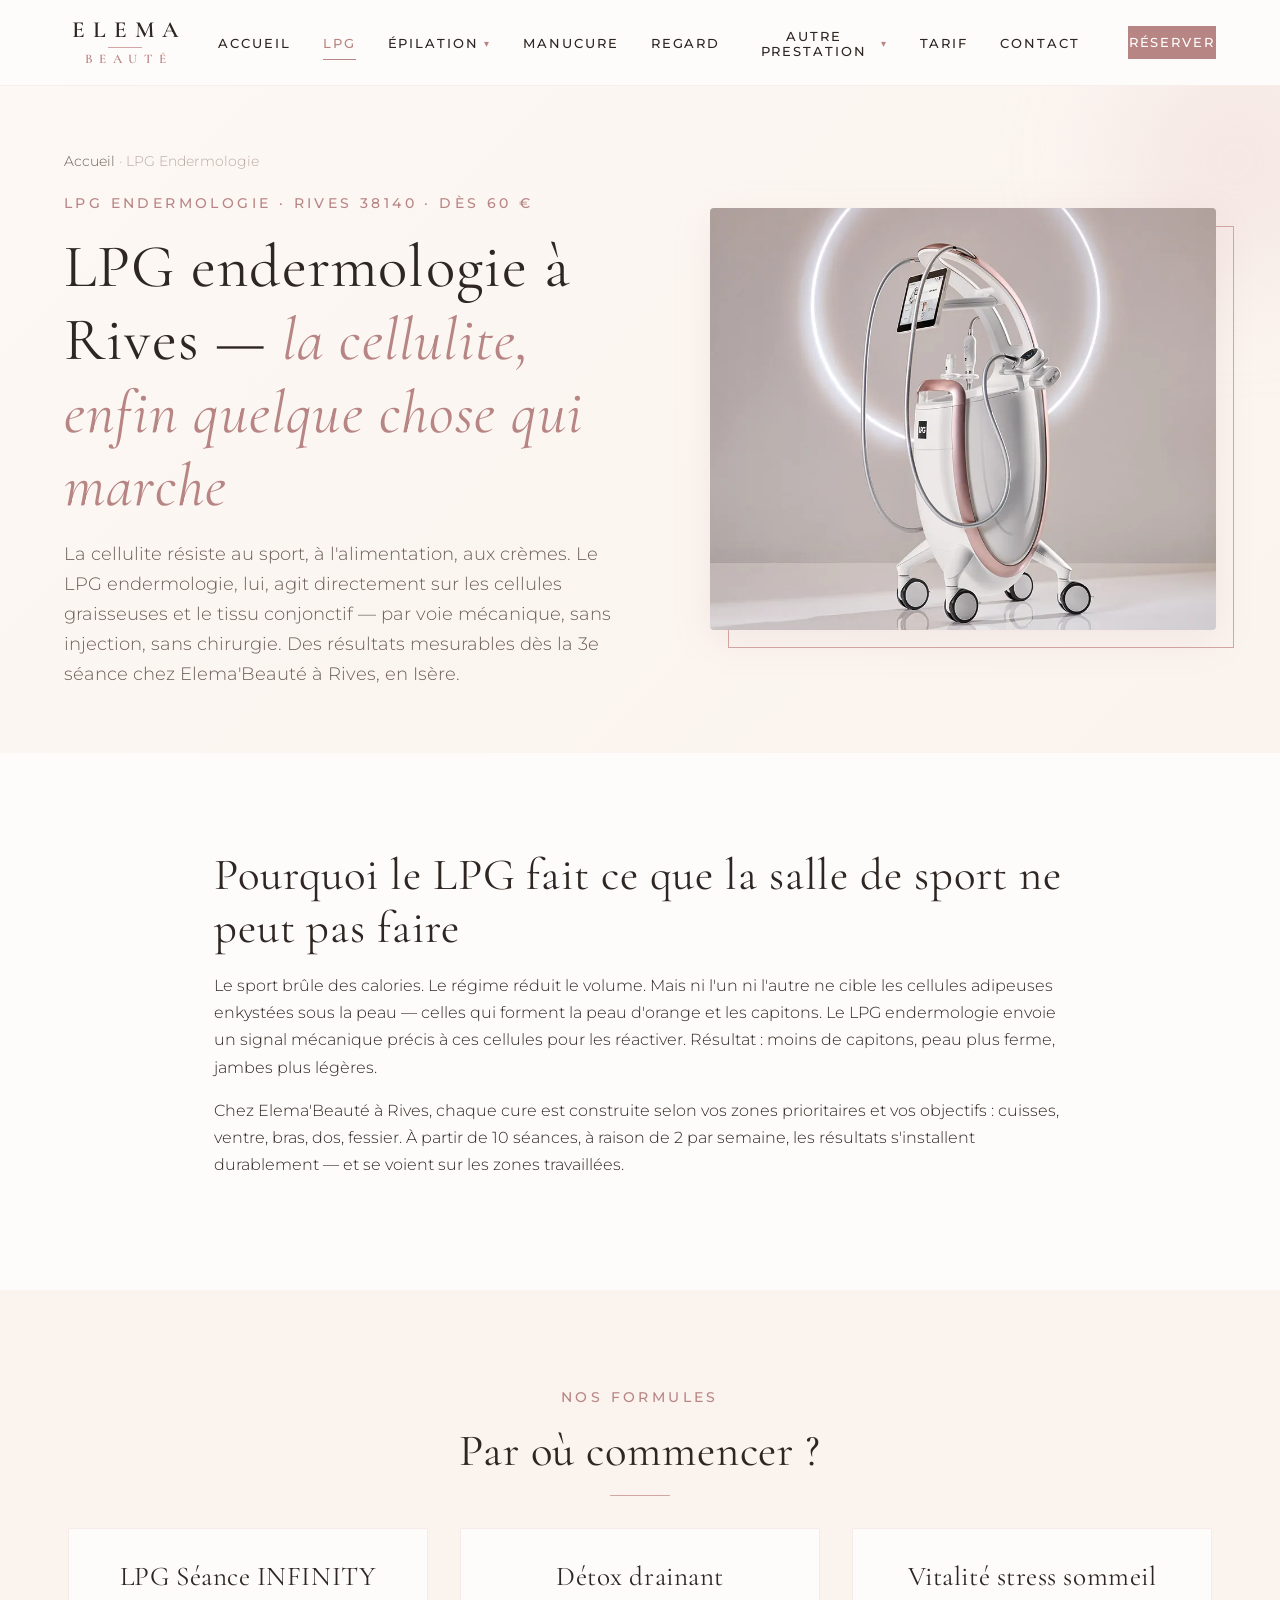
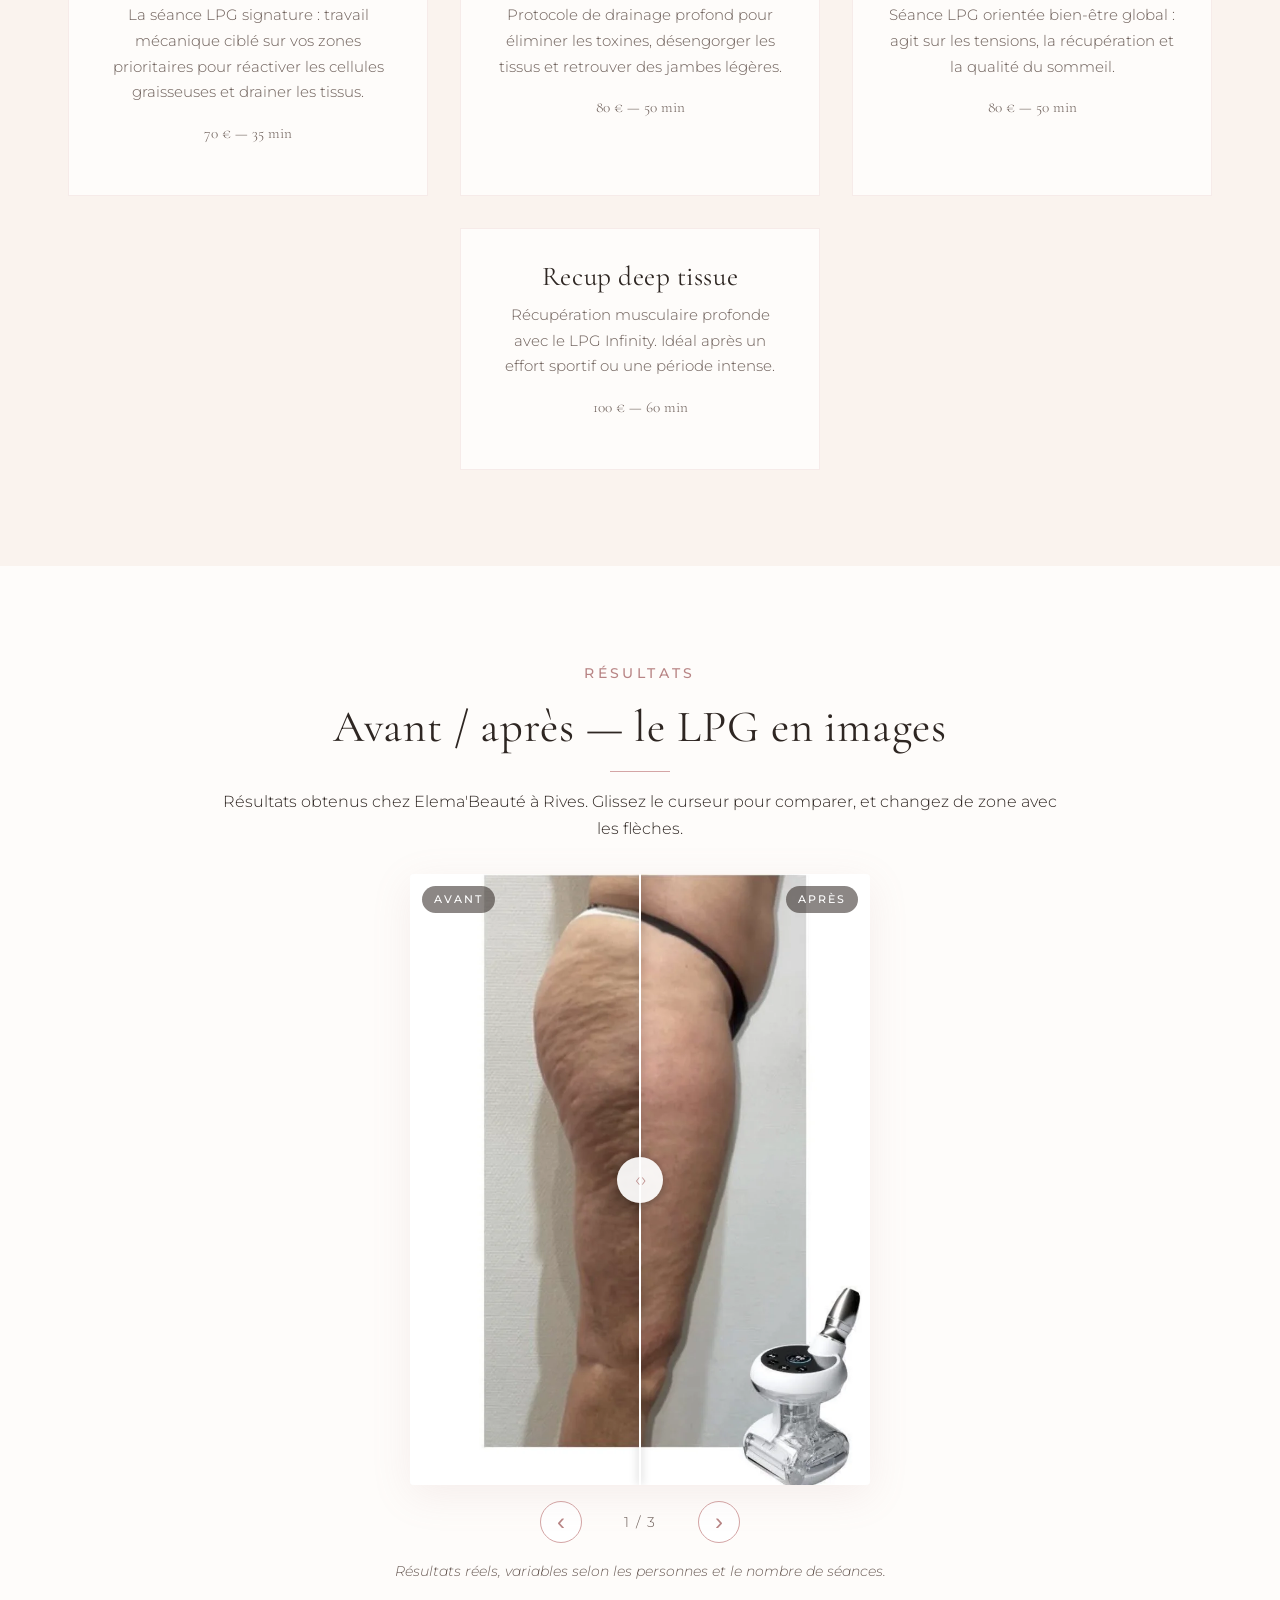
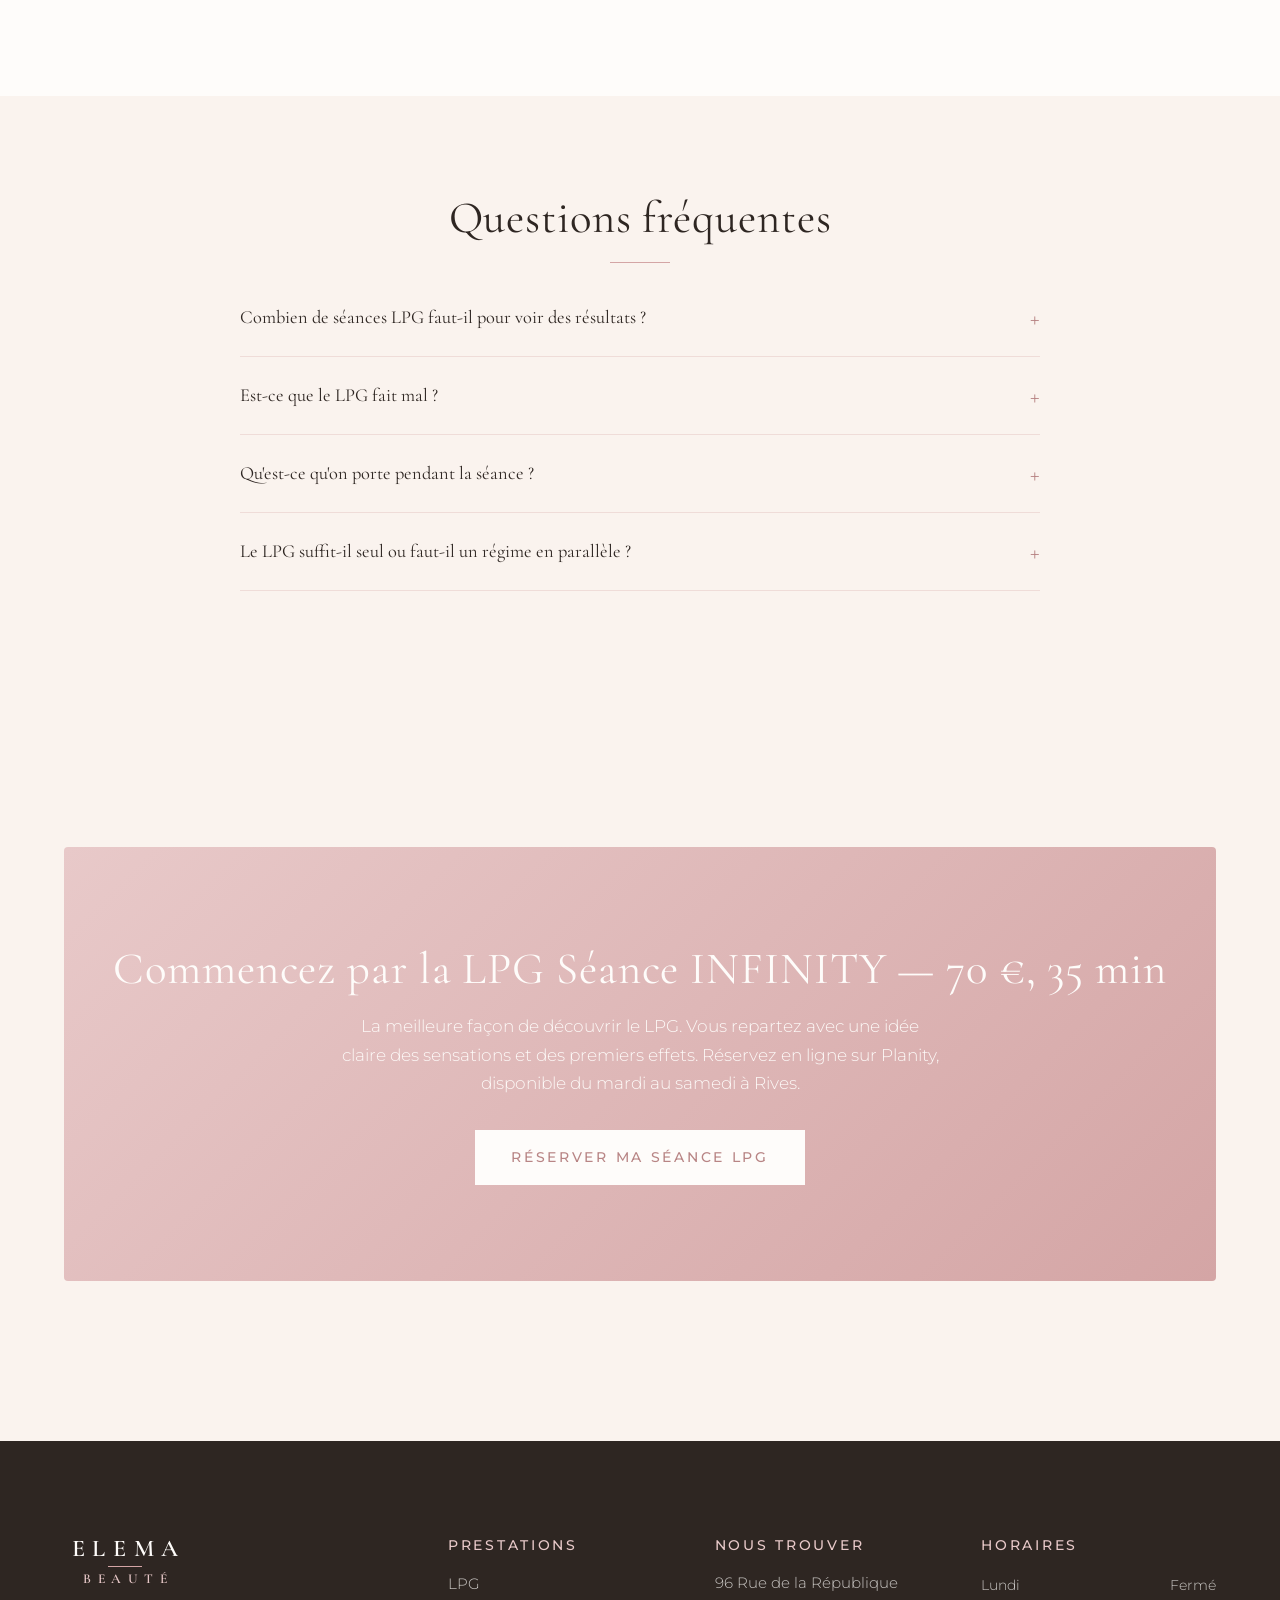
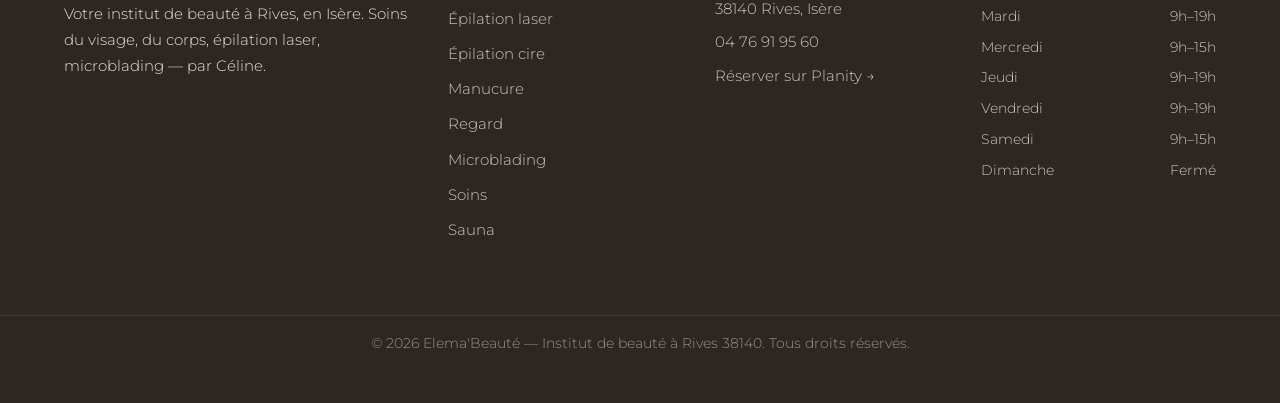
<file: lpg.html>
<!DOCTYPE html>
<html lang="fr">
<head>
  <meta charset="UTF-8">
  <meta name="viewport" content="width=device-width, initial-scale=1.0">

  <title>LPG endermologie à Rives 38140 — Elema'Beauté | Silhouette & anti-capitons</title>
  <meta name="description" content="LPG endermologie à Rives chez Elema'Beauté : cellulite, capitons, fermeté, drainage. De 59 € à 100 €. Cure minceur en Isère, proche Voiron, Renage, Tullins.">
  <meta name="keywords" content="LPG Rives, endermologie Rives 38140, LPG Voiron, cellulite Rives, minceur Isère, drainage LPG Rives, endermolab Rives">
  <meta name="robots" content="index, follow">
  <link rel="canonical" href="https://elemabeaute.fr/lpg.html">

  <meta property="og:title" content="LPG endermologie à Rives 38140 — Elema'Beauté | Silhouette & anti-capitons">
  <meta property="og:description" content="LPG endermologie à Rives chez Elema'Beauté : cellulite, capitons, fermeté, drainage. De 59 € à 100 €. Cure minceur en Isère, proche Voiron, Renage, Tullins.">
  <meta property="og:type" content="website">
  <meta property="og:url" content="https://elemabeaute.fr/lpg.html">
  <meta property="og:locale" content="fr_FR">

  <meta name="geo.region" content="FR-38">
  <meta name="geo.placename" content="Rives">

  <link rel="preconnect" href="https://fonts.googleapis.com">
  <link rel="preconnect" href="https://fonts.gstatic.com" crossorigin>
  <link href="https://fonts.googleapis.com/css2?family=Cormorant+Garamond:ital,wght@0,300;0,400;0,500;1,400&family=Montserrat:wght@300;400;500;600&display=swap" rel="stylesheet">
  <link rel="stylesheet" href="css/style.css">
  <link rel="icon" type="image/svg+xml" href="data:image/svg+xml,<svg xmlns='http://www.w3.org/2000/svg' viewBox='0 0 32 32'><rect width='32' height='32' rx='7' fill='%23b88585'/><text x='16' y='22' font-family='Georgia,serif' font-size='19' font-weight='500' fill='%23fefcfa' text-anchor='middle'>E</text></svg>">

  <script type="application/ld+json">
  {
    "@context": "https://schema.org",
    "@type": "BreadcrumbList",
    "itemListElement": [
      { "@type": "ListItem", "position": 1, "name": "Accueil", "item": "https://elemabeaute.fr/" },
      { "@type": "ListItem", "position": 2, "name": "LPG Endermologie", "item": "https://elemabeaute.fr/lpg.html" }
    ]
  }
  </script>

  <script type="application/ld+json">
  {
    "@context": "https://schema.org",
    "@type": "Service",
    "serviceType": "LPG Endermologie",
    "name": "LPG endermologie à Rives 38140",
    "description": "Traitement LPG Endermologie anti-cellulite, drainage, fermeté chez Elema'Beauté à Rives (Isère). Résultats visibles dès la 3e séance.",
    "provider": {
      "@type": "BeautySalon",
      "name": "Elema'Beauté",
      "@id": "https://elemabeaute.fr/#business",
      "address": {
        "@type": "PostalAddress",
        "streetAddress": "96 Rue de la République",
        "addressLocality": "Rives",
        "postalCode": "38140",
        "addressRegion": "Isère",
        "addressCountry": "FR"
      },
      "telephone": "+33476919560"
    },
    "areaServed": [
      { "@type": "City", "name": "Rives" },
      { "@type": "City", "name": "Voiron" },
      { "@type": "City", "name": "Renage" },
      { "@type": "City", "name": "Beaucroissant" },
      { "@type": "City", "name": "Tullins" },
      { "@type": "City", "name": "Moirans" },
      { "@type": "City", "name": "Coublevie" },
      { "@type": "City", "name": "Saint-Étienne-de-Crossey" },
      { "@type": "City", "name": "Apprieu" }
    ],
    "offers": {
      "@type": "AggregateOffer",
      "lowPrice": "59",
      "highPrice": "100",
      "priceCurrency": "EUR"
    }
  }
  </script>

  <script type="application/ld+json">
  {
    "@context": "https://schema.org",
    "@type": "FAQPage",
    "mainEntity": [
      {
        "@type": "Question",
        "name": "Combien de séances LPG faut-il pour voir des résultats ?",
        "acceptedAnswer": {
          "@type": "Answer",
          "text": "Les premières différences apparaissent généralement entre la 3e et la 4e séance — jambes plus légères, peau plus lisse au toucher. Une cure complète de 10 à 12 séances (1 à 2 par semaine) donne les résultats les plus durables. On peut ensuite passer en entretien avec une séance par mois."
        }
      },
      {
        "@type": "Question",
        "name": "Est-ce que le LPG fait mal ?",
        "acceptedAnswer": {
          "@type": "Answer",
          "text": "Non. Le LPG, c'est une aspiration et un roulement mécanique sur la peau — une sensation surprenante la première fois, mais tout à fait indolore. Certaines clientes s'endorment pendant la séance. Si une zone est plus sensible, on ajuste l'intensité immédiatement."
        }
      },
      {
        "@type": "Question",
        "name": "Qu'est-ce qu'on porte pendant la séance LPG ?",
        "acceptedAnswer": {
          "@type": "Answer",
          "text": "Une combinaison intégrale fine vous est prêtée à chaque séance — elle permet au système LPG de glisser sur la peau sans l'irriter. Prévoyez des sous-vêtements confortables, c'est tout."
        }
      },
      {
        "@type": "Question",
        "name": "Le LPG suffit-il seul ou faut-il un régime en parallèle ?",
        "acceptedAnswer": {
          "@type": "Answer",
          "text": "Le LPG agit sur la cellulite et le tissu conjonctif — pas sur le poids. Une alimentation équilibrée et une activité physique régulière amplifient et prolongent les résultats. Mais même sans changement alimentaire, la peau d'orange et les capitons répondent bien au traitement sur les zones ciblées."
        }
      }
    ]
  }
  </script>
</head>
<body>

  <nav class="navbar" aria-label="Navigation principale">
    <div class="container">
      <a href="index.html" class="nav-logo" aria-label="Elema'Beauté — Accueil"><span class="nav-logo-top">Elema</span><span class="nav-logo-bottom">Beauté</span></a>
      <button class="nav-toggle" aria-label="Ouvrir le menu" aria-expanded="false"><span></span><span></span><span></span></button>
      <ul class="nav-menu">
        <li><a href="index.html">Accueil</a></li>
        <li><a href="lpg.html" class="active">LPG</a></li>
        <li class="has-dropdown">
          <button class="dropdown-toggle" aria-expanded="false" aria-haspopup="true">Épilation</button>
          <ul class="dropdown-menu">
            <li><a href="epilation-laser.html">Épilation laser</a></li>
            <li><a href="epilation.html">Épilation à la cire</a></li>
          </ul>
        </li>
        <li><a href="manucure-pedicure.html">Manucure</a></li>
        <li><a href="maquillage-regard.html">Regard</a></li>
        <li class="has-dropdown">
          <button class="dropdown-toggle" aria-expanded="false" aria-haspopup="true">Autre prestation</button>
          <ul class="dropdown-menu">
            <li><a href="microblading.html">Microblading</a></li>
            <li><a href="soins.html">Soins</a></li>
            <li><a href="sauna.html">Sauna</a></li>
            <li><a href="methode-amincissante.html">Méthode amincissante</a></li>
          </ul>
        </li>
        <li><a href="tarifs.html">Tarif</a></li>
        <li><a href="contact.html">Contact</a></li>
        <li class="nav-cta"><a href="https://www.planity.com/elema-beaute-38140-rives" target="_blank" rel="noopener" class="btn btn-primary">Réserver</a></li>
      </ul>
    </div>
  </nav>

  <header class="page-hero page-hero--banner">
    <div class="container">
      <div class="page-hero-text">
        <nav class="breadcrumb"><a href="index.html">Accueil</a> · LPG Endermologie</nav>
        <span class="eyebrow">LPG Endermologie · Rives 38140 · Dès 60 €</span>
        <h1>LPG endermologie à Rives — <span style="color:var(--rose-poudre-fonce);font-style:italic;">la cellulite, enfin quelque chose qui marche</span></h1>
        <p>La cellulite résiste au sport, à l'alimentation, aux crèmes. Le LPG endermologie, lui, agit directement sur les cellules graisseuses et le tissu conjonctif — par voie mécanique, sans injection, sans chirurgie. Des résultats mesurables dès la 3e séance chez Elema'Beauté à Rives, en Isère.</p>
      </div>
      <div class="page-hero-image">
        <img src="images/banner-elema-lpg.webp" alt="Appareil LPG endermologie rose gold — soins minceur et fermeté chez Elema'Beauté à Rives" loading="eager">
      </div>
    </div>
  </header>

  <section class="section-white">
    <div class="container-narrow">
      <h2 class="brush-stroke">Pourquoi le LPG fait ce que la salle de sport ne peut pas faire</h2>
      <p>Le sport brûle des calories. Le régime réduit le volume. Mais ni l'un ni l'autre ne cible les cellules adipeuses enkystées sous la peau — celles qui forment la peau d'orange et les capitons. Le LPG endermologie envoie un signal mécanique précis à ces cellules pour les réactiver. Résultat : moins de capitons, peau plus ferme, jambes plus légères.</p>
      <p>Chez Elema'Beauté à Rives, chaque cure est construite selon vos zones prioritaires et vos objectifs : cuisses, ventre, bras, dos, fessier. À partir de 10 séances, à raison de 2 par semaine, les résultats s'installent durablement — et se voient sur les zones travaillées.</p>
    </div>
  </section>

  <section class="section-cream">
    <div class="container">
      <span class="eyebrow text-center" style="display:block;text-align:center;">Nos formules</span>
      <h2 class="section-title">Par où commencer ?</h2>

      <div class="services-grid">
        <article class="service-card"><h3>LPG Séance INFINITY</h3><p>La séance LPG signature : travail mécanique ciblé sur vos zones prioritaires pour réactiver les cellules graisseuses et drainer les tissus.</p><p class="price-tag">70 € — 35 min</p></article>
        <article class="service-card"><h3>Détox drainant</h3><p>Protocole de drainage profond pour éliminer les toxines, désengorger les tissus et retrouver des jambes légères.</p><p class="price-tag">80 € — 50 min</p></article>
        <article class="service-card"><h3>Vitalité stress sommeil</h3><p>Séance LPG orientée bien-être global : agit sur les tensions, la récupération et la qualité du sommeil.</p><p class="price-tag">80 € — 50 min</p></article>
        <article class="service-card"><h3>Recup deep tissue</h3><p>Récupération musculaire profonde avec le LPG Infinity. Idéal après un effort sportif ou une période intense.</p><p class="price-tag">100 € — 60 min</p></article>
      </div>
    </div>
  </section>

  <section class="section-white">
    <div class="container-narrow">
      <span class="eyebrow text-center" style="display:block;text-align:center;">Résultats</span>
      <h2 class="section-title">Avant / après — le LPG en images</h2>
      <p style="text-align:center;">Résultats obtenus chez Elema'Beauté à Rives. Glissez le curseur pour comparer, et changez de zone avec les flèches.</p>
      <div class="ba-carousel" data-ba-carousel>
        <div class="ba-carousel-slide is-active">
          <div class="ba-slider" data-ba style="aspect-ratio:850/1129;max-width:none;margin:0;">
            <img src="images/lpg-ba-apres-1.webp" alt="Cuisse après séances de LPG chez Elema'Beauté à Rives — peau lissée" class="ba-img ba-after" loading="lazy">
            <img src="images/lpg-ba-avant-1.webp" alt="Cuisse avant LPG — cellulite et capitons" class="ba-img ba-before" loading="lazy">
            <div class="ba-divider"></div>
            <div class="ba-handle">&#8249;&#8202;&#8250;</div>
            <span class="ba-label ba-label-before">Avant</span>
            <span class="ba-label ba-label-after">Après</span>
            <input type="range" min="0" max="100" value="50" step="0.1" class="ba-range" aria-label="Comparer avant et après LPG — cuisse">
          </div>
        </div>
        <div class="ba-carousel-slide">
          <div class="ba-slider" data-ba style="aspect-ratio:1000/1007;max-width:none;margin:0;">
            <img src="images/lpg-ba-apres-2.webp" alt="Cuisses après séances de LPG chez Elema'Beauté à Rives" class="ba-img ba-after" loading="lazy">
            <img src="images/lpg-ba-avant-2.webp" alt="Cuisses avant LPG — cellulite" class="ba-img ba-before" loading="lazy">
            <div class="ba-divider"></div>
            <div class="ba-handle">&#8249;&#8202;&#8250;</div>
            <span class="ba-label ba-label-before">Avant</span>
            <span class="ba-label ba-label-after">Après</span>
            <input type="range" min="0" max="100" value="50" step="0.1" class="ba-range" aria-label="Comparer avant et après LPG — cuisses">
          </div>
        </div>
        <div class="ba-carousel-slide">
          <div class="ba-slider" data-ba style="aspect-ratio:1000/1006;max-width:none;margin:0;">
            <img src="images/lpg-ba-apres-3.webp" alt="Fessier après séances de LPG chez Elema'Beauté à Rives" class="ba-img ba-after" loading="lazy">
            <img src="images/lpg-ba-avant-3.webp" alt="Fessier avant LPG — cellulite" class="ba-img ba-before" loading="lazy">
            <div class="ba-divider"></div>
            <div class="ba-handle">&#8249;&#8202;&#8250;</div>
            <span class="ba-label ba-label-before">Avant</span>
            <span class="ba-label ba-label-after">Après</span>
            <input type="range" min="0" max="100" value="50" step="0.1" class="ba-range" aria-label="Comparer avant et après LPG — fessier">
          </div>
        </div>
        <div class="ba-carousel-nav">
          <button class="ba-carousel-arrow ba-carousel-prev" type="button" aria-label="Résultat précédent">&#8249;</button>
          <span class="ba-carousel-count">1 / 3</span>
          <button class="ba-carousel-arrow ba-carousel-next" type="button" aria-label="Résultat suivant">&#8250;</button>
        </div>
      </div>
      <p style="text-align:center;margin-top:var(--space-sm);color:var(--gris-doux);font-style:italic;font-size:0.9rem;">Résultats réels, variables selon les personnes et le nombre de séances.</p>
    </div>
  </section>

  <section class="section-cream">
    <div class="container">
      <h2 class="section-title">Questions fréquentes</h2>
      <div class="faq">
        <div class="faq-item"><button class="faq-question">Combien de séances LPG faut-il pour voir des résultats ?</button><div class="faq-answer"><p>Les premières différences apparaissent généralement entre la 3e et la 4e séance — jambes plus légères, peau plus lisse au toucher. Une cure complète de 10 à 12 séances (1 à 2 par semaine) donne les résultats les plus durables. On peut ensuite passer en entretien avec une séance par mois.</p></div></div>
        <div class="faq-item"><button class="faq-question">Est-ce que le LPG fait mal ?</button><div class="faq-answer"><p>Non. Le LPG, c'est une aspiration et un roulement mécanique sur la peau — une sensation surprenante la première fois, mais tout à fait indolore. Certaines clientes s'endorment pendant la séance. Si une zone est plus sensible, on ajuste l'intensité immédiatement.</p></div></div>
        <div class="faq-item"><button class="faq-question">Qu'est-ce qu'on porte pendant la séance ?</button><div class="faq-answer"><p>Une combinaison intégrale fine vous est prêtée à chaque séance — elle permet au système LPG de glisser sur la peau sans l'irriter. Prévoyez des sous-vêtements confortables, c'est tout.</p></div></div>
        <div class="faq-item"><button class="faq-question">Le LPG suffit-il seul ou faut-il un régime en parallèle ?</button><div class="faq-answer"><p>Le LPG agit sur la cellulite et le tissu conjonctif — pas sur le poids. Une alimentation équilibrée et une activité physique régulière amplifient et prolongent les résultats. Mais même sans changement alimentaire, la peau d'orange et les capitons répondent bien au traitement sur les zones ciblées.</p></div></div>
      </div>
    </div>
  </section>

  <section class="section-cream">
    <div class="container">
      <div class="cta-block">
        <h2>Commencez par la LPG Séance INFINITY — 70 €, 35 min</h2>
        <p>La meilleure façon de découvrir le LPG. Vous repartez avec une idée claire des sensations et des premiers effets. Réservez en ligne sur Planity, disponible du mardi au samedi à Rives.</p>
        <a href="https://www.planity.com/elema-beaute-38140-rives" target="_blank" rel="noopener" class="btn btn-primary">Réserver ma séance LPG</a>
      </div>
    </div>
  </section>

  <footer class="footer">
    <div class="container">
      <div class="footer-brand"><a href="index.html" class="footer-logo" aria-label="Elema'Beauté — Accueil"><span class="footer-logo-top">Elema</span><span class="footer-logo-bottom">Beauté</span></a><p>Votre institut de beauté à Rives, en Isère. Soins du visage, du corps, épilation laser, microblading — par Céline.</p></div>
      <div><h4>Prestations</h4><ul><li><a href="lpg.html">LPG</a></li><li><a href="epilation-laser.html">Épilation laser</a></li><li><a href="epilation.html">Épilation cire</a></li><li><a href="manucure-pedicure.html">Manucure</a></li><li><a href="maquillage-regard.html">Regard</a></li><li><a href="microblading.html">Microblading</a></li><li><a href="soins.html">Soins</a></li><li><a href="sauna.html">Sauna</a></li></ul></div>
      <div class="footer-contact"><h4>Nous trouver</h4><p>96 Rue de la République<br>38140 Rives, Isère</p><p><a href="tel:+33476919560">04 76 91 95 60</a></p><p><a href="https://www.planity.com/elema-beaute-38140-rives" target="_blank" rel="noopener">Réserver sur Planity →</a></p></div>
      <div><h4>Horaires</h4><div class="footer-hours"><div><span>Lundi</span><span>Fermé</span></div><div><span>Mardi</span><span>9h–19h</span></div><div><span>Mercredi</span><span>9h–15h</span></div><div><span>Jeudi</span><span>9h–19h</span></div><div><span>Vendredi</span><span>9h–19h</span></div><div><span>Samedi</span><span>9h–15h</span></div><div><span>Dimanche</span><span>Fermé</span></div></div></div>
    </div>
    <div class="footer-bottom"><p>© <span id="current-year"></span> Elema'Beauté — Institut de beauté à Rives 38140. Tous droits réservés.</p></div>
  </footer>

  <script src="js/main.js" defer></script>
</body>
</html>
</file>
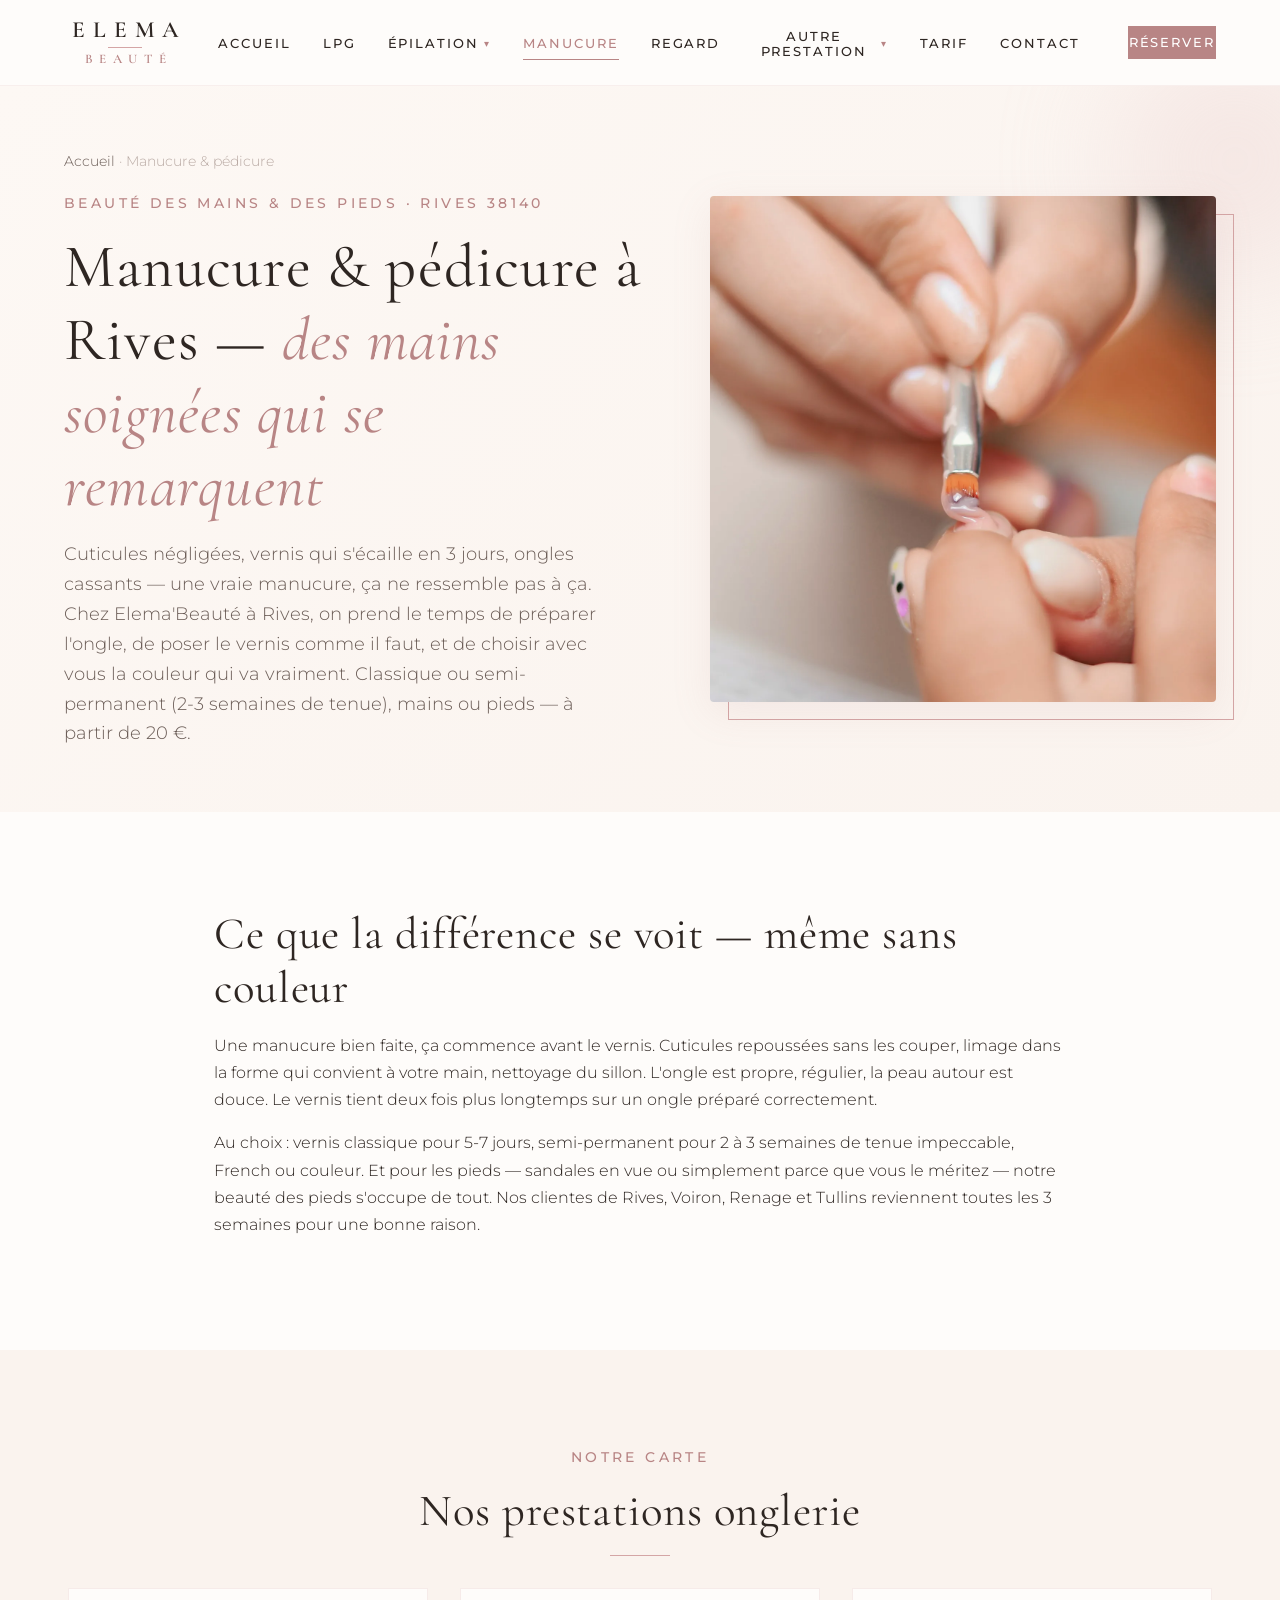
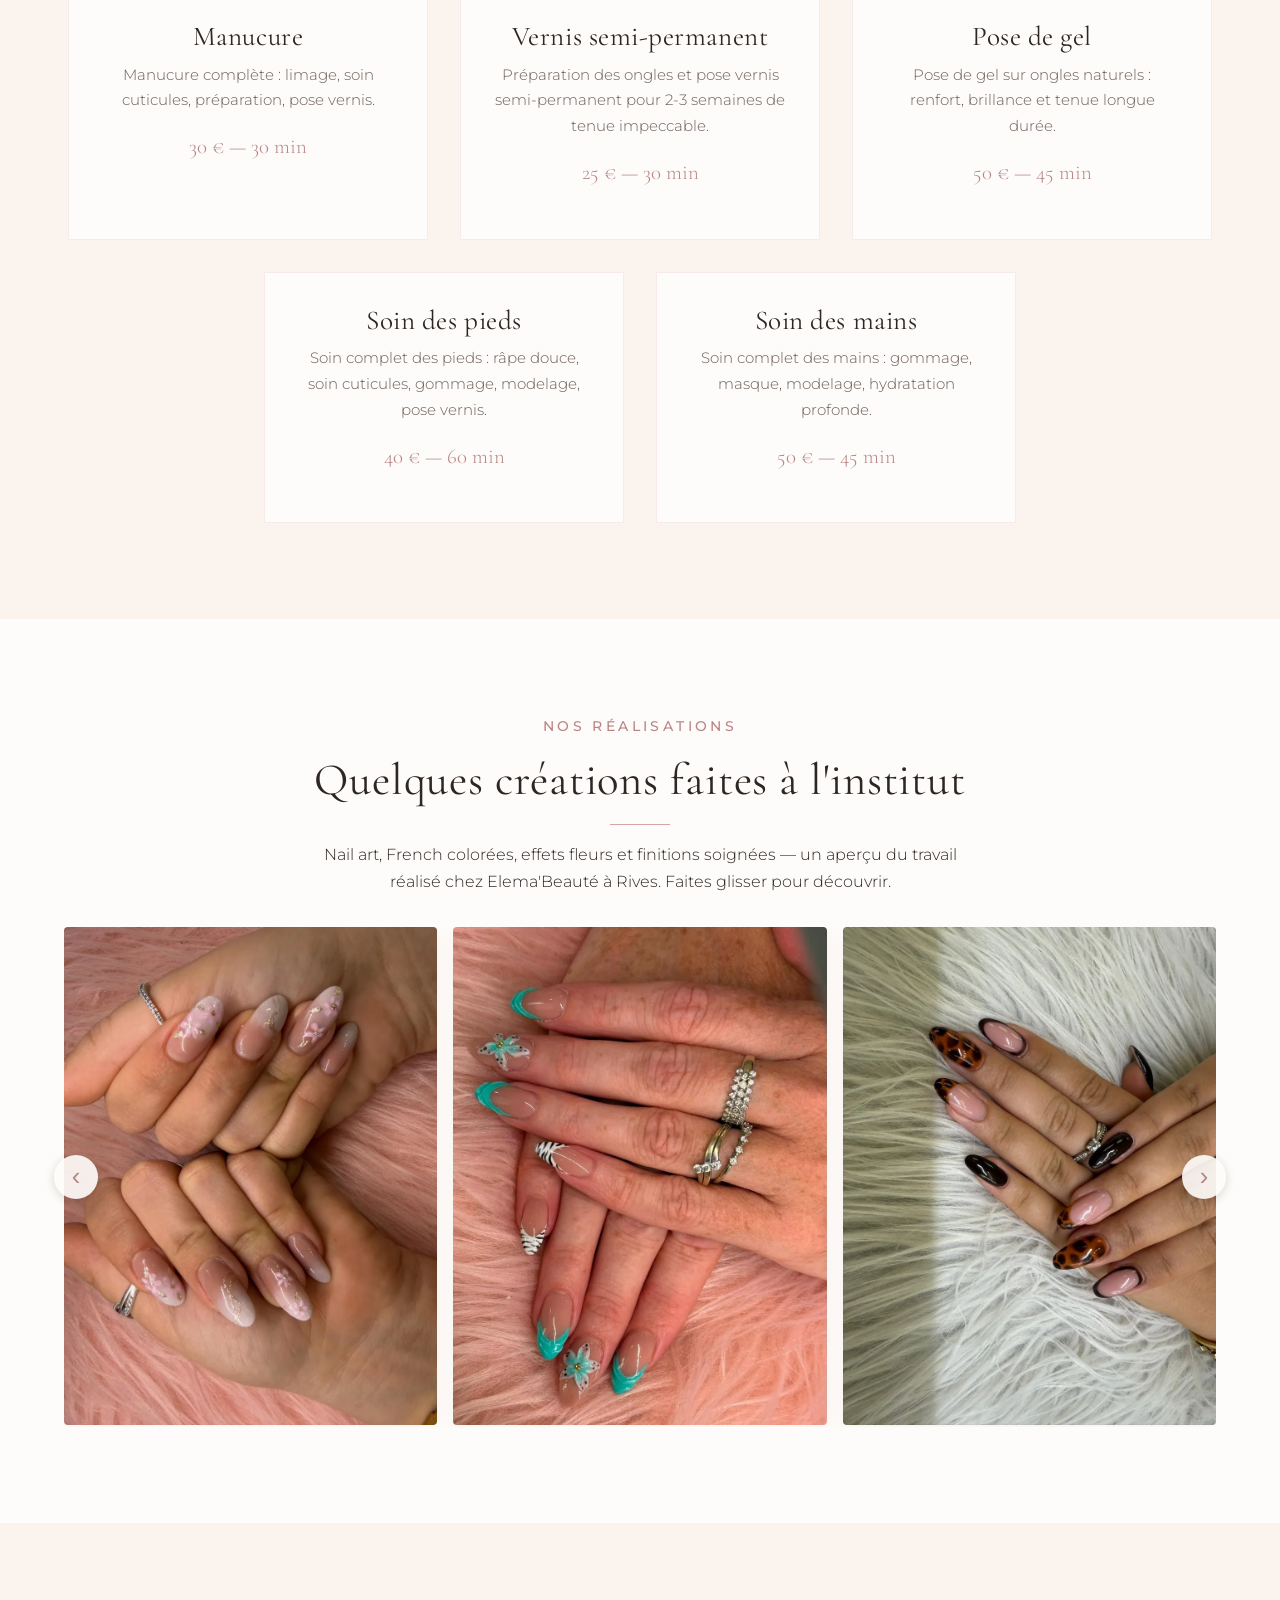
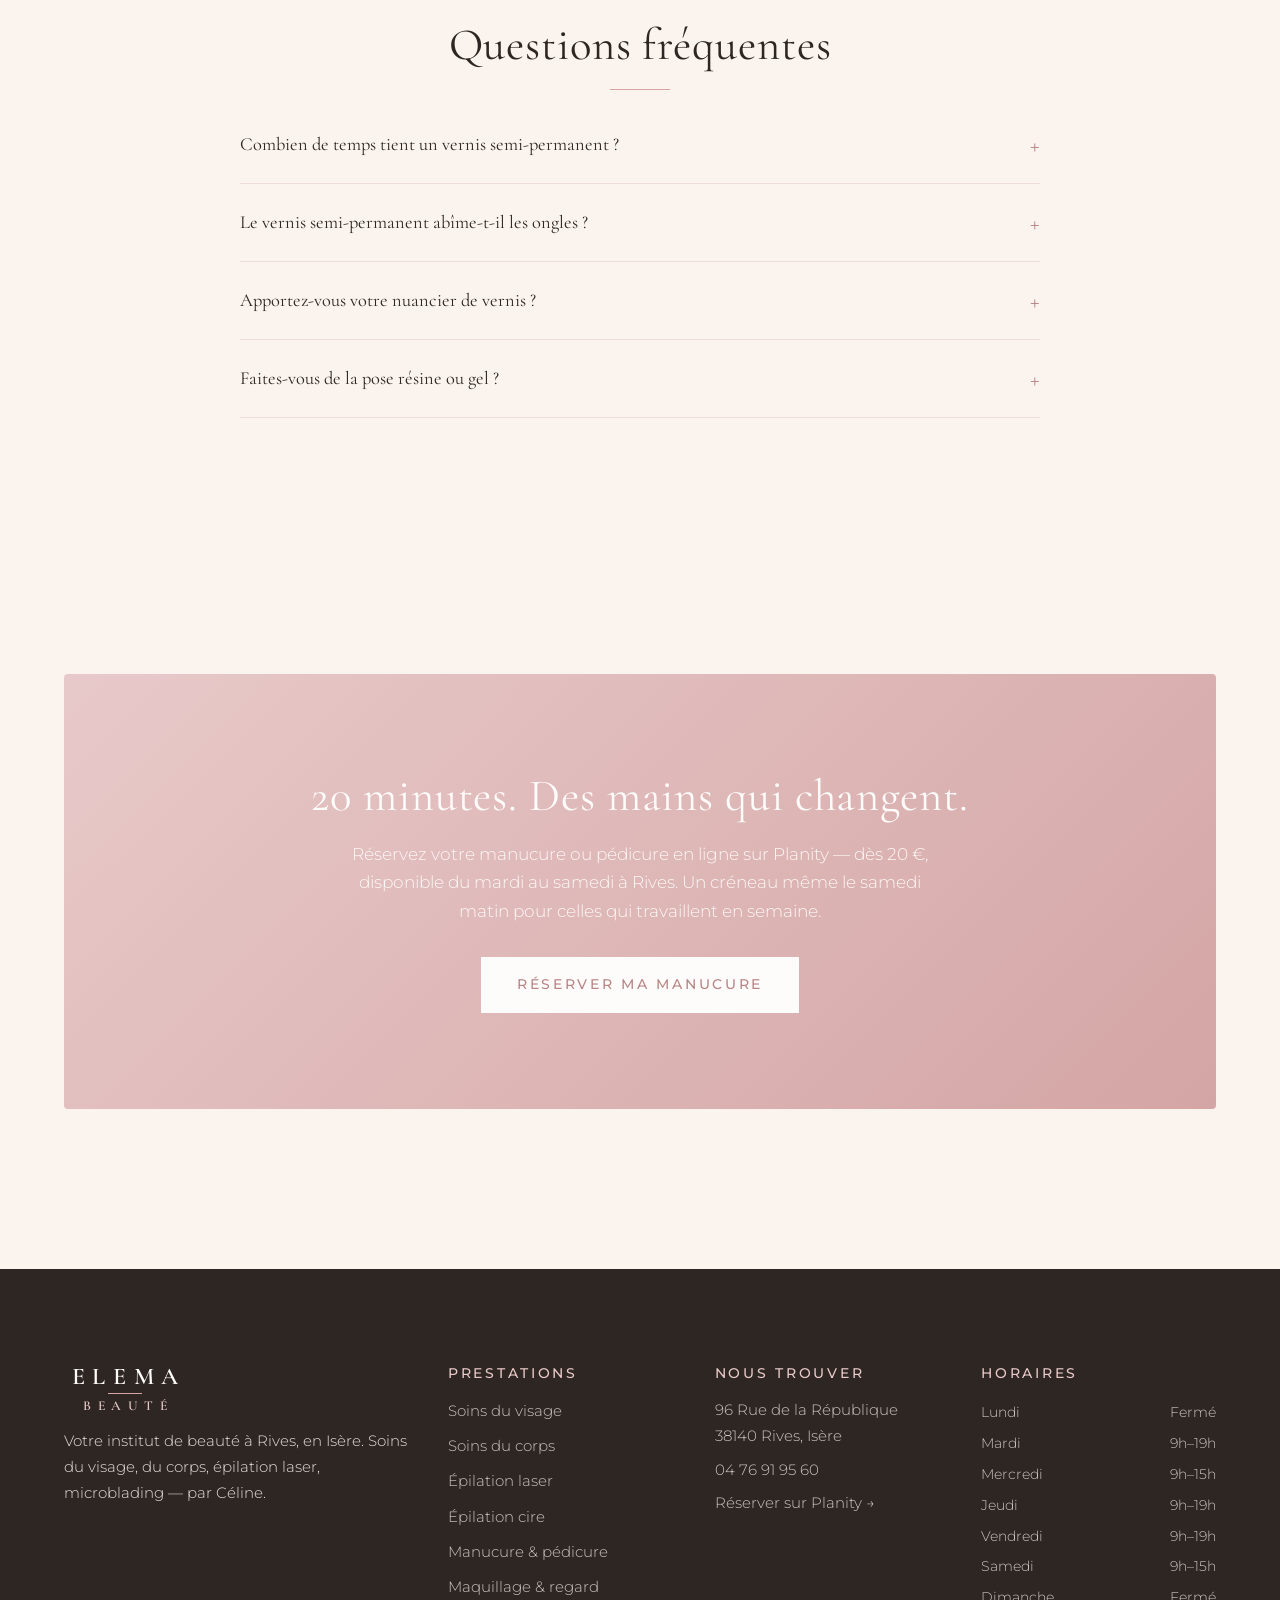
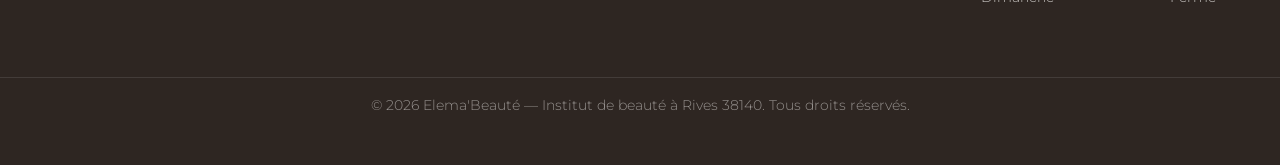
<file: manucure-pedicure.html>
<!DOCTYPE html>
<html lang="fr">
<head>
  <meta charset="UTF-8">
  <meta name="viewport" content="width=device-width, initial-scale=1.0">

  <title>Manucure & Pédicure à Rives 38140 — Elema'Beauté | Vernis semi-permanent</title>
  <meta name="description" content="Manucure & pédicure à Rives chez Elema'Beauté : pose vernis classique, semi-permanent, beauté des mains et des pieds. De 20 € à 50 €. En Isère, près de Voiron.">
  <meta name="keywords" content="manucure Rives, pédicure Rives 38140, vernis semi-permanent Rives, beauté des mains Voiron, onglerie Rives, soin pieds Isère">
  <meta name="robots" content="index, follow">
  <link rel="canonical" href="https://elemabeaute.fr/manucure-pedicure.html">

  <meta property="og:title" content="Manucure & Pédicure à Rives — Elema'Beauté">
  <meta property="og:description" content="Beauté des mains et des pieds, vernis classique ou semi-permanent.">
  <meta property="og:type" content="website">
  <meta property="og:url" content="https://elemabeaute.fr/manucure-pedicure.html">

  <meta name="geo.region" content="FR-38">
  <meta name="geo.placename" content="Rives">

  <link rel="preconnect" href="https://fonts.googleapis.com">
  <link rel="preconnect" href="https://fonts.gstatic.com" crossorigin>
  <link href="https://fonts.googleapis.com/css2?family=Cormorant+Garamond:ital,wght@0,300;0,400;0,500;1,400&family=Montserrat:wght@300;400;500;600&display=swap" rel="stylesheet">
  <link rel="stylesheet" href="css/style.css">
  <link rel="icon" type="image/svg+xml" href="data:image/svg+xml,<svg xmlns='http://www.w3.org/2000/svg' viewBox='0 0 32 32'><rect width='32' height='32' rx='7' fill='%23b88585'/><text x='16' y='22' font-family='Georgia,serif' font-size='19' font-weight='500' fill='%23fefcfa' text-anchor='middle'>E</text></svg>">

  <script type="application/ld+json">
  {
    "@context": "https://schema.org",
    "@type": "Service",
    "serviceType": "Manucure et pédicure",
    "name": "Manucure et pédicure à Rives 38140",
    "provider": { "@type": "BeautySalon", "name": "Elema'Beauté", "address": { "@type": "PostalAddress", "streetAddress": "96 Rue de la République", "addressLocality": "Rives", "postalCode": "38140", "addressCountry": "FR" }, "telephone": "+33476919560" },
    "areaServed": [{"@type":"City","name":"Rives"},{"@type":"City","name":"Voiron"},{"@type":"City","name":"Renage"},{"@type":"City","name":"Tullins"}],
    "offers": { "@type": "AggregateOffer", "lowPrice": "20", "highPrice": "50", "priceCurrency": "EUR" }
  }
  </script>

  <script type="application/ld+json">
  {
    "@context": "https://schema.org",
    "@type": "FAQPage",
    "mainEntity": [
      { "@type": "Question", "name": "Combien de temps tient un vernis semi-permanent ?", "acceptedAnswer": { "@type": "Answer", "text": "Entre 2 et 3 semaines en moyenne, selon vos activités et la repousse de vos ongles. Une retouche est conseillée tous les 21 jours environ." } },
      { "@type": "Question", "name": "Le vernis semi-permanent abîme-t-il les ongles ?", "acceptedAnswer": { "@type": "Answer", "text": "Pas s'il est posé et déposé dans les règles de l'art (sans arrachage). Chez Elema'Beauté à Rives, nous utilisons une dépose douce et fortifions vos ongles entre les poses si besoin." } }
    ]
  }
  </script>

  <script type="application/ld+json">
  {
    "@context": "https://schema.org",
    "@type": "BreadcrumbList",
    "itemListElement": [
      { "@type": "ListItem", "position": 1, "name": "Accueil", "item": "https://elemabeaute.fr/" },
      { "@type": "ListItem", "position": 2, "name": "Manucure & Pédicure", "item": "https://elemabeaute.fr/manucure-pedicure.html" }
    ]
  }
  </script>
</head>
<body>

    <nav class="navbar" aria-label="Navigation principale">
    <div class="container">
      <a href="index.html" class="nav-logo" aria-label="Elema'Beauté — Accueil"><span class="nav-logo-top">Elema</span><span class="nav-logo-bottom">Beauté</span></a>
      <button class="nav-toggle" aria-label="Ouvrir le menu" aria-expanded="false"><span></span><span></span><span></span></button>
      <ul class="nav-menu">
        <li><a href="index.html">Accueil</a></li>
        <li><a href="lpg.html">LPG</a></li>
        <li class="has-dropdown">
          <button class="dropdown-toggle" aria-expanded="false" aria-haspopup="true">Épilation</button>
          <ul class="dropdown-menu">
            <li><a href="epilation-laser.html">Épilation laser</a></li>
            <li><a href="epilation.html">Épilation à la cire</a></li>
          </ul>
        </li>
        <li><a href="manucure-pedicure.html" class="active">Manucure</a></li>
        <li><a href="maquillage-regard.html">Regard</a></li>
        <li class="has-dropdown">
          <button class="dropdown-toggle" aria-expanded="false" aria-haspopup="true">Autre prestation</button>
          <ul class="dropdown-menu">
            <li><a href="microblading.html">Microblading</a></li>
            <li><a href="soins.html">Soins</a></li>
            <li><a href="sauna.html">Sauna</a></li>
            <li><a href="methode-amincissante.html">Méthode amincissante</a></li>
          </ul>
        </li>
        <li><a href="tarifs.html">Tarif</a></li>
        <li><a href="contact.html">Contact</a></li>
        <li class="nav-cta"><a href="https://www.planity.com/elema-beaute-38140-rives" target="_blank" rel="noopener" class="btn btn-primary">Réserver</a></li>
      </ul>
    </div>
  </nav>

  <header class="page-hero page-hero--banner">
    <div class="container">
      <div class="page-hero-text">
        <nav class="breadcrumb"><a href="index.html">Accueil</a> · Manucure & pédicure</nav>
        <span class="eyebrow">Beauté des mains & des pieds · Rives 38140</span>
        <h1>Manucure & pédicure à Rives — <span style="color:var(--rose-poudre-fonce);font-style:italic;">des mains soignées qui se remarquent</span></h1>
        <p>Cuticules négligées, vernis qui s'écaille en 3 jours, ongles cassants — une vraie manucure, ça ne ressemble pas à ça. Chez Elema'Beauté à Rives, on prend le temps de préparer l'ongle, de poser le vernis comme il faut, et de choisir avec vous la couleur qui va vraiment. Classique ou semi-permanent (2-3 semaines de tenue), mains ou pieds — à partir de 20 €.</p>
      </div>
      <div class="page-hero-image">
        <img src="images/banner-manucure.webp" alt="Pose de vernis en manucure chez Elema'Beauté à Rives, en Isère" loading="eager">
      </div>
    </div>
  </header>

  <section class="section-white">
    <div class="container-narrow">
      <h2 class="brush-stroke">Ce que la différence se voit — même sans couleur</h2>
      <p>Une manucure bien faite, ça commence avant le vernis. Cuticules repoussées sans les couper, limage dans la forme qui convient à votre main, nettoyage du sillon. L'ongle est propre, régulier, la peau autour est douce. Le vernis tient deux fois plus longtemps sur un ongle préparé correctement.</p>
      <p>Au choix : vernis classique pour 5-7 jours, semi-permanent pour 2 à 3 semaines de tenue impeccable, French ou couleur. Et pour les pieds — sandales en vue ou simplement parce que vous le méritez — notre beauté des pieds s'occupe de tout. Nos clientes de Rives, Voiron, Renage et Tullins reviennent toutes les 3 semaines pour une bonne raison.</p>
    </div>
  </section>

  <section class="section-cream">
    <div class="container">
      <span class="eyebrow text-center" style="display:block;text-align:center;">Notre carte</span>
      <h2 class="section-title">Nos prestations onglerie</h2>

      <div class="services-grid">
        <article class="service-card"><h3>Manucure</h3><p>Manucure complète : limage, soin cuticules, préparation, pose vernis.</p><p style="color:var(--rose-poudre-fonce);font-family:var(--font-serif);font-size:1.3rem;">30 € — 30 min</p></article>
        <article class="service-card"><h3>Vernis semi-permanent</h3><p>Préparation des ongles et pose vernis semi-permanent pour 2-3 semaines de tenue impeccable.</p><p style="color:var(--rose-poudre-fonce);font-family:var(--font-serif);font-size:1.3rem;">25 € — 30 min</p></article>
        <article class="service-card"><h3>Pose de gel</h3><p>Pose de gel sur ongles naturels : renfort, brillance et tenue longue durée.</p><p style="color:var(--rose-poudre-fonce);font-family:var(--font-serif);font-size:1.3rem;">50 € — 45 min</p></article>
        <article class="service-card"><h3>Soin des pieds</h3><p>Soin complet des pieds : râpe douce, soin cuticules, gommage, modelage, pose vernis.</p><p style="color:var(--rose-poudre-fonce);font-family:var(--font-serif);font-size:1.3rem;">40 € — 60 min</p></article>
        <article class="service-card"><h3>Soin des mains</h3><p>Soin complet des mains : gommage, masque, modelage, hydratation profonde.</p><p style="color:var(--rose-poudre-fonce);font-family:var(--font-serif);font-size:1.3rem;">50 € — 45 min</p></article>
      </div>
    </div>
  </section>

  <section class="section-white">
    <div class="container">
      <span class="eyebrow text-center" style="display:block;text-align:center;">Nos réalisations</span>
      <h2 class="section-title">Quelques créations faites à l'institut</h2>
      <p style="text-align:center;max-width:640px;margin:0 auto;">Nail art, French colorées, effets fleurs et finitions soignées — un aperçu du travail réalisé chez Elema'Beauté à Rives. Faites glisser pour découvrir.</p>
      <div class="gallery" data-gallery>
        <div class="gallery-track">
          <img src="images/real-manucure-1.webp" alt="Nail art rose à fleurs 3D — réalisation manucure Elema'Beauté Rives" class="gallery-item" loading="lazy">
          <img src="images/real-manucure-2.webp" alt="French manucure turquoise et motifs fleurs — Elema'Beauté Rives" class="gallery-item" loading="lazy">
          <img src="images/real-manucure-3.webp" alt="Ongles amande effet écaille et noir — manucure Elema'Beauté Rives" class="gallery-item" loading="lazy">
          <img src="images/real-manucure-4.webp" alt="Nail art coloré multicolore — réalisation onglerie Elema'Beauté Rives" class="gallery-item" loading="lazy">
        </div>
        <button class="gallery-arrow gallery-prev" type="button" aria-label="Réalisations précédentes">&#8249;</button>
        <button class="gallery-arrow gallery-next" type="button" aria-label="Réalisations suivantes">&#8250;</button>
      </div>
    </div>
  </section>

  <section class="section-cream">
    <div class="container">
      <h2 class="section-title">Questions fréquentes</h2>
      <div class="faq">
        <div class="faq-item"><button class="faq-question">Combien de temps tient un vernis semi-permanent ?</button><div class="faq-answer"><p>Entre 2 et 3 semaines en moyenne, selon vos activités et la repousse de vos ongles. Une retouche est conseillée tous les 21 jours environ.</p></div></div>
        <div class="faq-item"><button class="faq-question">Le vernis semi-permanent abîme-t-il les ongles ?</button><div class="faq-answer"><p>Pas s'il est posé et déposé dans les règles de l'art (sans arrachage). Chez Elema'Beauté à Rives, nous utilisons une dépose douce et fortifions vos ongles entre les poses si besoin.</p></div></div>
        <div class="faq-item"><button class="faq-question">Apportez-vous votre nuancier de vernis ?</button><div class="faq-answer"><p>Nous avons une vaste sélection de couleurs en institut. Vous trouverez forcément la teinte qui vous correspond, des nudes aux rouges flamboyants en passant par les pastels.</p></div></div>
        <div class="faq-item"><button class="faq-question">Faites-vous de la pose résine ou gel ?</button><div class="faq-answer"><p>Nous proposons principalement la pose de vernis semi-permanent. Pour des prestations spécifiques (rallongement, capsules), n'hésitez pas à nous appeler pour vous orienter.</p></div></div>
      </div>
    </div>
  </section>

  <section class="section-cream">
    <div class="container">
      <div class="cta-block">
        <h2>20 minutes. Des mains qui changent.</h2>
        <p>Réservez votre manucure ou pédicure en ligne sur Planity — dès 20 €, disponible du mardi au samedi à Rives. Un créneau même le samedi matin pour celles qui travaillent en semaine.</p>
        <a href="https://www.planity.com/elema-beaute-38140-rives" target="_blank" rel="noopener" class="btn btn-primary">Réserver ma manucure</a>
      </div>
    </div>
  </section>

  <footer class="footer">
    <div class="container">
      <div class="footer-brand"><a href="index.html" class="footer-logo" aria-label="Elema'Beauté — Accueil"><span class="footer-logo-top">Elema</span><span class="footer-logo-bottom">Beauté</span></a><p>Votre institut de beauté à Rives, en Isère. Soins du visage, du corps, épilation laser, microblading — par Céline.</p></div>
      <div><h4>Prestations</h4><ul><li><a href="soins-visage.html">Soins du visage</a></li><li><a href="soins-corps.html">Soins du corps</a></li><li><a href="epilation-laser.html">Épilation laser</a></li><li><a href="epilation.html">Épilation cire</a></li><li><a href="manucure-pedicure.html">Manucure & pédicure</a></li><li><a href="maquillage-regard.html">Maquillage & regard</a></li></ul></div>
      <div class="footer-contact"><h4>Nous trouver</h4><p>96 Rue de la République<br>38140 Rives, Isère</p><p><a href="tel:+33476919560">04 76 91 95 60</a></p><p><a href="https://www.planity.com/elema-beaute-38140-rives" target="_blank" rel="noopener">Réserver sur Planity →</a></p></div>
      <div><h4>Horaires</h4><div class="footer-hours"><div><span>Lundi</span><span>Fermé</span></div><div><span>Mardi</span><span>9h–19h</span></div><div><span>Mercredi</span><span>9h–15h</span></div><div><span>Jeudi</span><span>9h–19h</span></div><div><span>Vendredi</span><span>9h–19h</span></div><div><span>Samedi</span><span>9h–15h</span></div><div><span>Dimanche</span><span>Fermé</span></div></div></div>
    </div>
    <div class="footer-bottom"><p>© <span id="current-year"></span> Elema'Beauté — Institut de beauté à Rives 38140. Tous droits réservés.</p></div>
  </footer>

  <script src="js/main.js" defer></script>
</body>
</html>
</file>
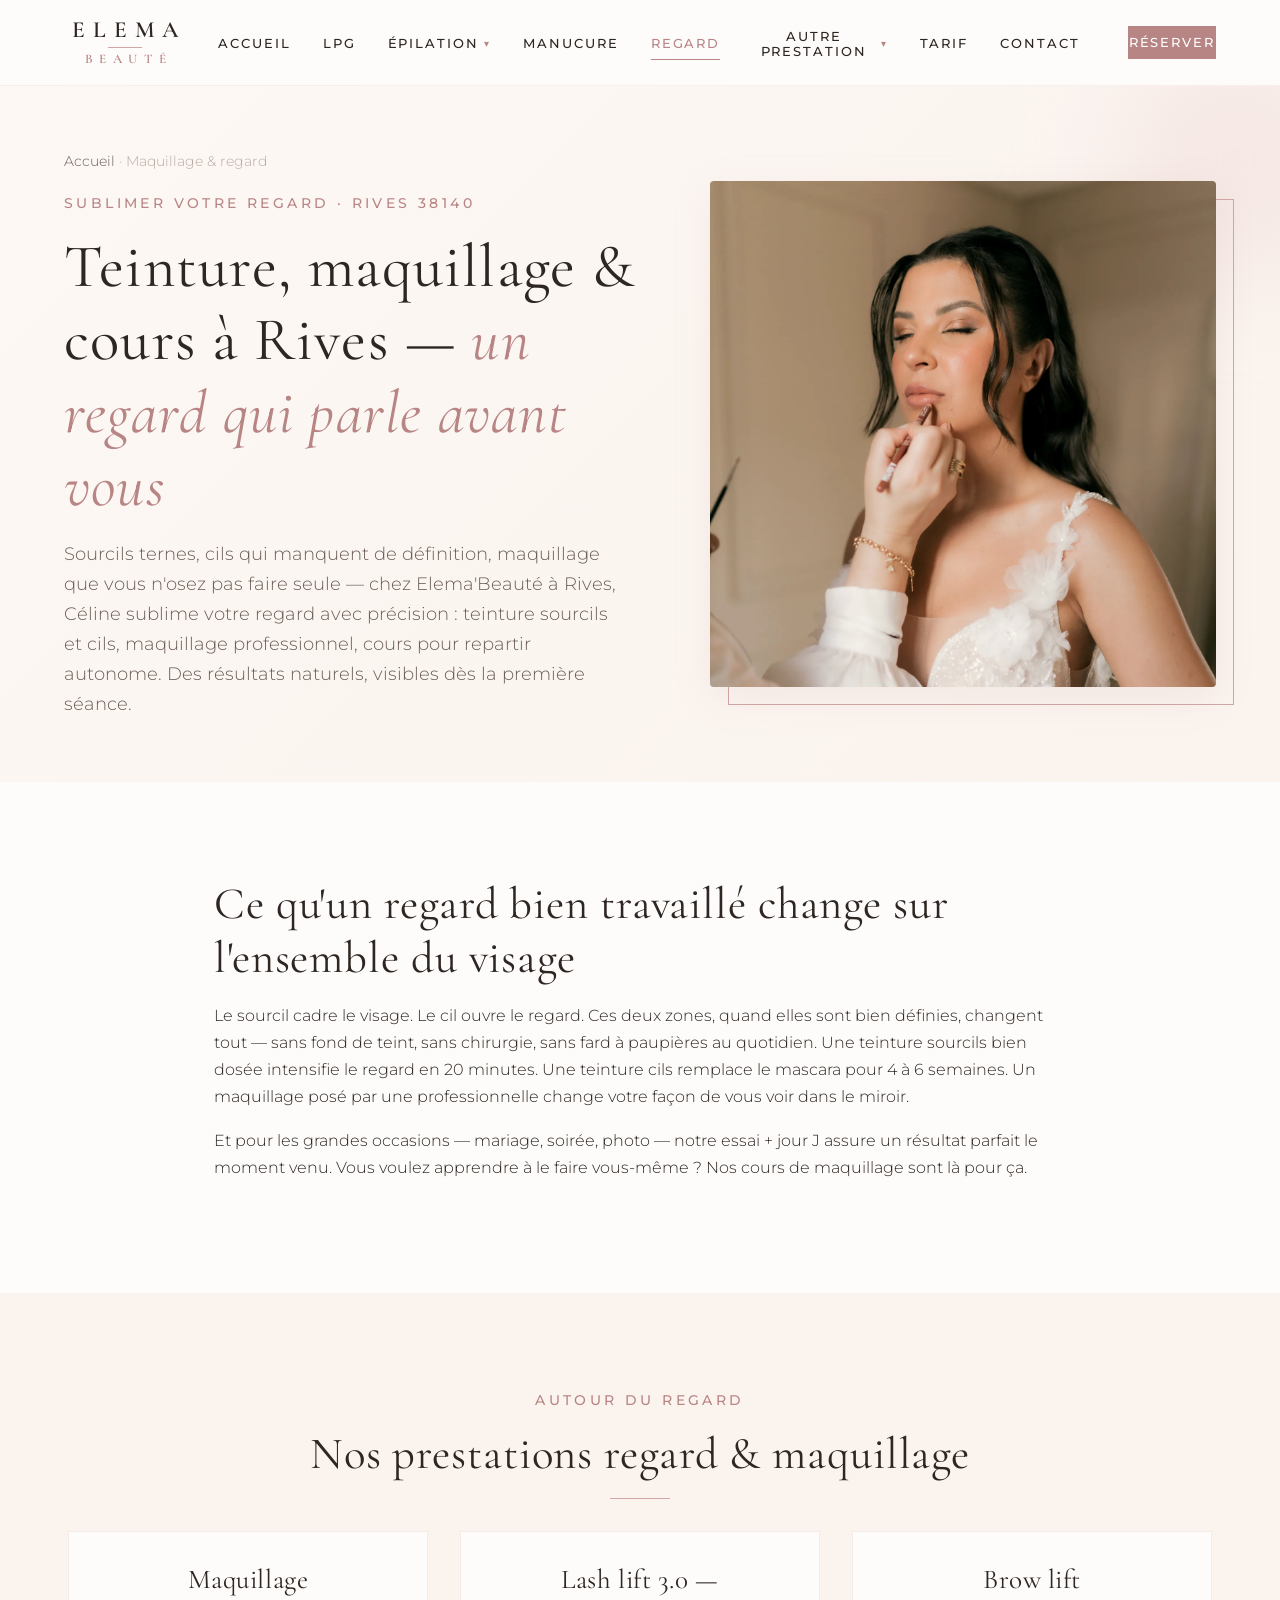
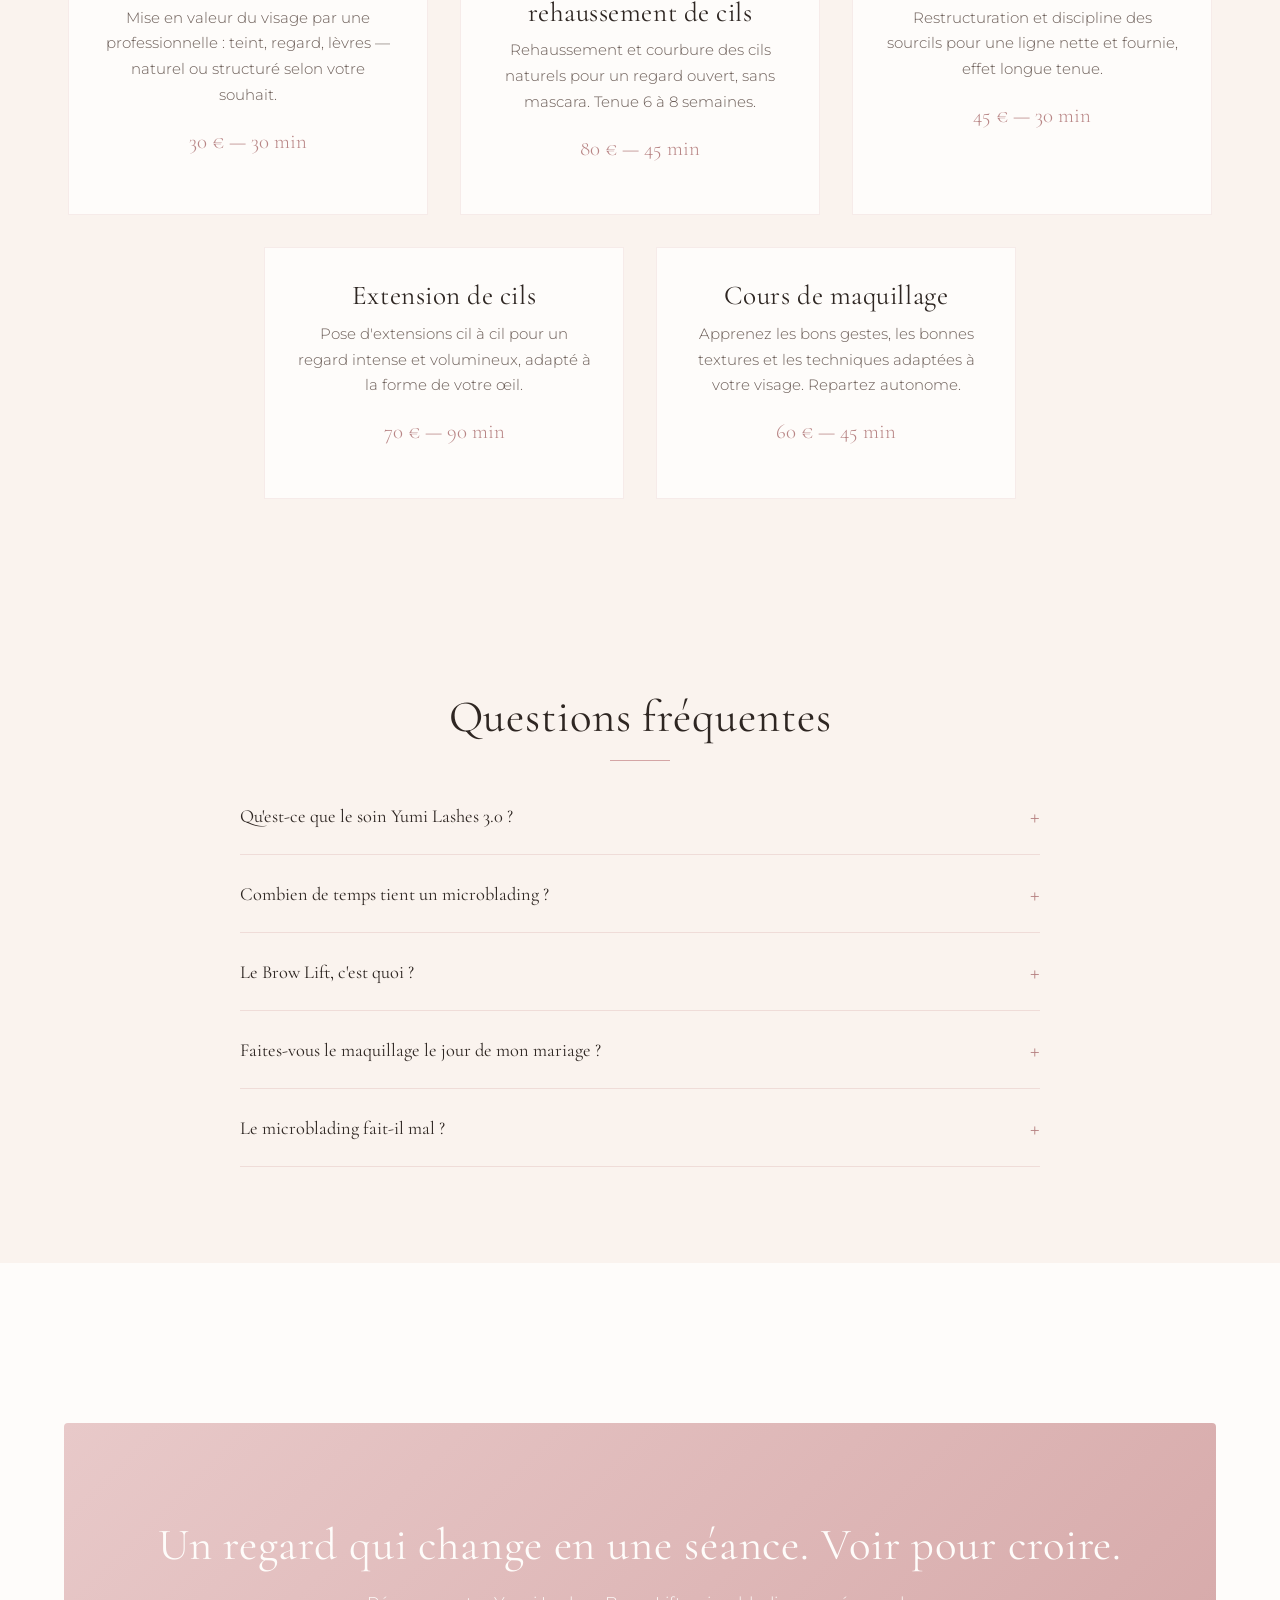
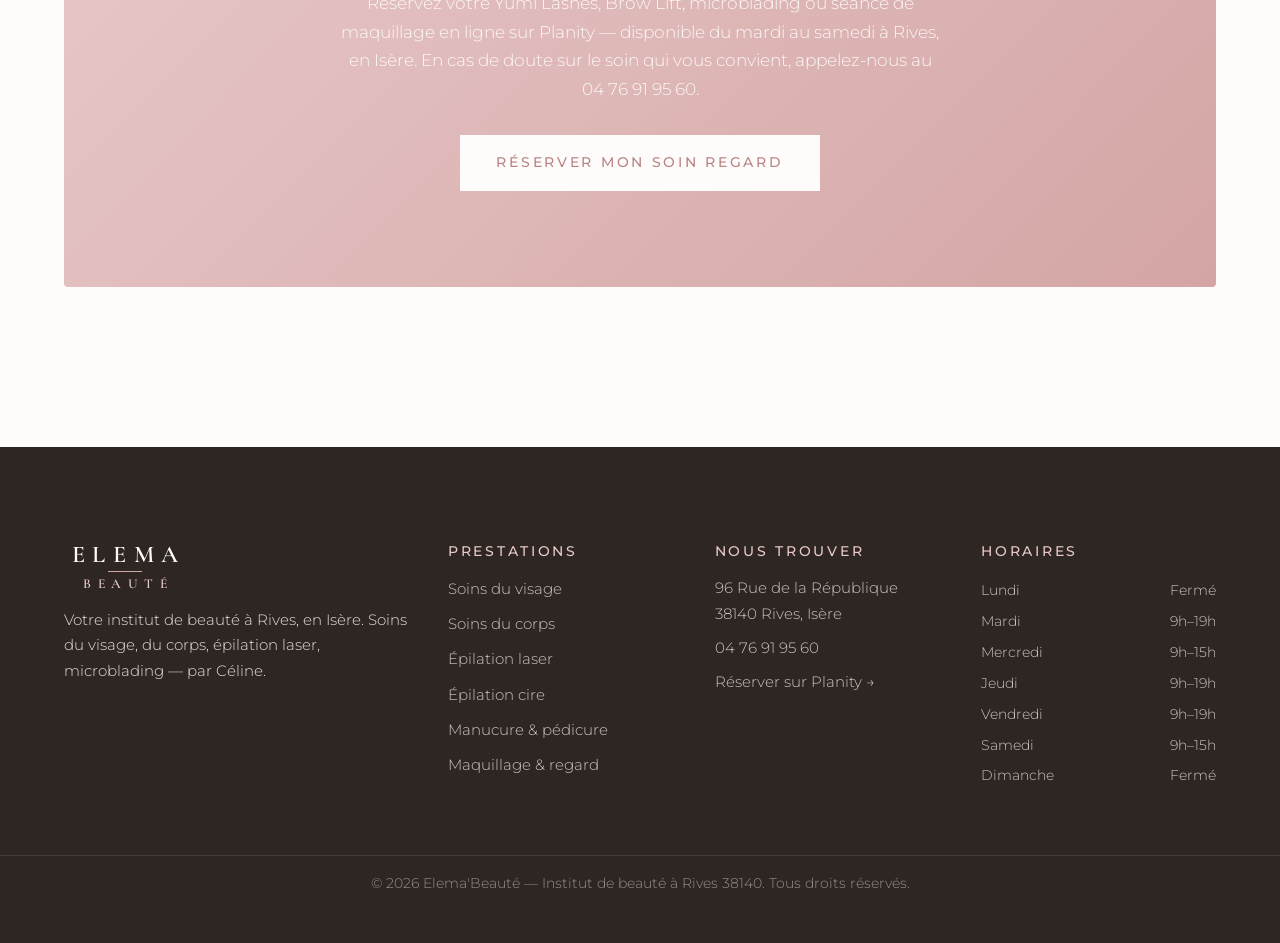
<file: maquillage-regard.html>
<!DOCTYPE html>
<html lang="fr">
<head>
  <meta charset="UTF-8">
  <meta name="viewport" content="width=device-width, initial-scale=1.0">

  <title>Maquillage, Yumi Lashes & Microblading à Rives 38140 — Elema'Beauté</title>
  <meta name="description" content="Yumi Lashes 3.0, Brow Lift, microblading, maquillage jour/soir à Rives chez Elema'Beauté. De 30 € à 260 €. Sublimez votre regard en Isère, près de Voiron, Tullins.">
  <meta name="keywords" content="Yumi Lashes Rives, microblading Rives 38140, Brow Lift Rives, maquillage Rives, rehaussement cils Voiron, microblading sourcils Isère, maquillage mariée Rives">
  <meta name="robots" content="index, follow">
  <link rel="canonical" href="https://elemabeaute.fr/maquillage-regard.html">

  <meta property="og:title" content="Maquillage, Yumi Lashes, Microblading à Rives — Elema'Beauté">
  <meta property="og:description" content="Sublimez votre regard : Yumi Lashes 3.0, Brow Lift, microblading, maquillage. À Rives en Isère.">
  <meta property="og:type" content="website">
  <meta property="og:url" content="https://elemabeaute.fr/maquillage-regard.html">

  <meta name="geo.region" content="FR-38">
  <meta name="geo.placename" content="Rives">

  <link rel="preconnect" href="https://fonts.googleapis.com">
  <link rel="preconnect" href="https://fonts.gstatic.com" crossorigin>
  <link href="https://fonts.googleapis.com/css2?family=Cormorant+Garamond:ital,wght@0,300;0,400;0,500;1,400&family=Montserrat:wght@300;400;500;600&display=swap" rel="stylesheet">
  <link rel="stylesheet" href="css/style.css">
  <link rel="icon" type="image/svg+xml" href="data:image/svg+xml,<svg xmlns='http://www.w3.org/2000/svg' viewBox='0 0 32 32'><rect width='32' height='32' rx='7' fill='%23b88585'/><text x='16' y='22' font-family='Georgia,serif' font-size='19' font-weight='500' fill='%23fefcfa' text-anchor='middle'>E</text></svg>">

  <script type="application/ld+json">
  {
    "@context": "https://schema.org",
    "@type": "Service",
    "serviceType": "Maquillage et sublimation du regard",
    "name": "Maquillage, Yumi Lashes et microblading à Rives 38140",
    "provider": { "@type": "BeautySalon", "name": "Elema'Beauté", "address": { "@type": "PostalAddress", "streetAddress": "96 Rue de la République", "addressLocality": "Rives", "postalCode": "38140", "addressCountry": "FR" }, "telephone": "+33476919560" },
    "areaServed": [{"@type":"City","name":"Rives"},{"@type":"City","name":"Voiron"},{"@type":"City","name":"Renage"},{"@type":"City","name":"Tullins"}],
    "offers": { "@type": "AggregateOffer", "lowPrice": "30", "highPrice": "260", "priceCurrency": "EUR" }
  }
  </script>

  <script type="application/ld+json">
  {
    "@context": "https://schema.org",
    "@type": "FAQPage",
    "mainEntity": [
      { "@type": "Question", "name": "Qu'est-ce que le soin Yumi Lashes 3.0 ?", "acceptedAnswer": { "@type": "Answer", "text": "C'est un rehaussement de cils nouvelle génération qui met en beauté les cils naturels et leur donne une belle courbure ouvrant le regard. L'effet dure 8 à 12 semaines en moyenne." } },
      { "@type": "Question", "name": "Combien de temps tient un microblading ?", "acceptedAnswer": { "@type": "Answer", "text": "De 12 à 18 mois selon le type de peau, l'exposition solaire et le soin apporté. Une retouche après 1 à 2 mois est incluse, et une retouche annuelle est recommandée pour conserver l'intensité." } },
      { "@type": "Question", "name": "Le Brow Lift, c'est quoi ?", "acceptedAnswer": { "@type": "Answer", "text": "Le Brow Lift restructure les sourcils en les redressant et les fixant dans une forme harmonieuse. L'effet dure 6 à 8 semaines pour un regard ouvert et un sourcil parfaitement dessiné." } }
    ]
  }
  </script>

  <script type="application/ld+json">
  {
    "@context": "https://schema.org",
    "@type": "BreadcrumbList",
    "itemListElement": [
      { "@type": "ListItem", "position": 1, "name": "Accueil", "item": "https://elemabeaute.fr/" },
      { "@type": "ListItem", "position": 2, "name": "Regard & Yumi Lashes", "item": "https://elemabeaute.fr/maquillage-regard.html" }
    ]
  }
  </script>
</head>
<body>

    <nav class="navbar" aria-label="Navigation principale">
    <div class="container">
      <a href="index.html" class="nav-logo" aria-label="Elema'Beauté — Accueil"><span class="nav-logo-top">Elema</span><span class="nav-logo-bottom">Beauté</span></a>
      <button class="nav-toggle" aria-label="Ouvrir le menu" aria-expanded="false"><span></span><span></span><span></span></button>
      <ul class="nav-menu">
        <li><a href="index.html">Accueil</a></li>
        <li><a href="lpg.html">LPG</a></li>
        <li class="has-dropdown">
          <button class="dropdown-toggle" aria-expanded="false" aria-haspopup="true">Épilation</button>
          <ul class="dropdown-menu">
            <li><a href="epilation-laser.html">Épilation laser</a></li>
            <li><a href="epilation.html">Épilation à la cire</a></li>
          </ul>
        </li>
        <li><a href="manucure-pedicure.html">Manucure</a></li>
        <li><a href="maquillage-regard.html" class="active">Regard</a></li>
        <li class="has-dropdown">
          <button class="dropdown-toggle" aria-expanded="false" aria-haspopup="true">Autre prestation</button>
          <ul class="dropdown-menu">
            <li><a href="microblading.html">Microblading</a></li>
            <li><a href="soins.html">Soins</a></li>
            <li><a href="sauna.html">Sauna</a></li>
            <li><a href="methode-amincissante.html">Méthode amincissante</a></li>
          </ul>
        </li>
        <li><a href="tarifs.html">Tarif</a></li>
        <li><a href="contact.html">Contact</a></li>
        <li class="nav-cta"><a href="https://www.planity.com/elema-beaute-38140-rives" target="_blank" rel="noopener" class="btn btn-primary">Réserver</a></li>
      </ul>
    </div>
  </nav>

  <header class="page-hero page-hero--banner">
    <div class="container">
      <div class="page-hero-text">
        <nav class="breadcrumb"><a href="index.html">Accueil</a> · Maquillage & regard</nav>
        <span class="eyebrow">Sublimer votre regard · Rives 38140</span>
        <h1>Teinture, maquillage & cours à Rives — <span style="color:var(--rose-poudre-fonce);font-style:italic;">un regard qui parle avant vous</span></h1>
        <p>Sourcils ternes, cils qui manquent de définition, maquillage que vous n'osez pas faire seule — chez Elema'Beauté à Rives, Céline sublime votre regard avec précision : teinture sourcils et cils, maquillage professionnel, cours pour repartir autonome. Des résultats naturels, visibles dès la première séance.</p>
      </div>
      <div class="page-hero-image">
        <img src="images/banner-regard.webp" alt="Maquillage professionnel des yeux et des lèvres chez Elema'Beauté à Rives, en Isère" loading="eager">
      </div>
    </div>
  </header>

  <section class="section-white">
    <div class="container-narrow">
      <h2 class="brush-stroke">Ce qu'un regard bien travaillé change sur l'ensemble du visage</h2>
      <p>Le sourcil cadre le visage. Le cil ouvre le regard. Ces deux zones, quand elles sont bien définies, changent tout — sans fond de teint, sans chirurgie, sans fard à paupières au quotidien. Une teinture sourcils bien dosée intensifie le regard en 20 minutes. Une teinture cils remplace le mascara pour 4 à 6 semaines. Un maquillage posé par une professionnelle change votre façon de vous voir dans le miroir.</p>
      <p>Et pour les grandes occasions — mariage, soirée, photo — notre essai + jour J assure un résultat parfait le moment venu. Vous voulez apprendre à le faire vous-même ? Nos cours de maquillage sont là pour ça.</p>
    </div>
  </section>

  <section class="section-cream">
    <div class="container">
      <span class="eyebrow text-center" style="display:block;text-align:center;">Autour du regard</span>
      <h2 class="section-title">Nos prestations regard & maquillage</h2>

      <div class="services-grid">
        <article class="service-card">
          <h3>Maquillage</h3>
          <p>Mise en valeur du visage par une professionnelle : teint, regard, lèvres — naturel ou structuré selon votre souhait.</p>
          <p style="color:var(--rose-poudre-fonce);font-family:var(--font-serif);font-size:1.3rem;">30 € — 30 min</p>
        </article>
        <article class="service-card">
          <h3>Lash lift 3.0 — rehaussement de cils</h3>
          <p>Rehaussement et courbure des cils naturels pour un regard ouvert, sans mascara. Tenue 6 à 8 semaines.</p>
          <p style="color:var(--rose-poudre-fonce);font-family:var(--font-serif);font-size:1.3rem;">80 € — 45 min</p>
        </article>
        <article class="service-card">
          <h3>Brow lift</h3>
          <p>Restructuration et discipline des sourcils pour une ligne nette et fournie, effet longue tenue.</p>
          <p style="color:var(--rose-poudre-fonce);font-family:var(--font-serif);font-size:1.3rem;">45 € — 30 min</p>
        </article>
        <article class="service-card">
          <h3>Extension de cils</h3>
          <p>Pose d'extensions cil à cil pour un regard intense et volumineux, adapté à la forme de votre œil.</p>
          <p style="color:var(--rose-poudre-fonce);font-family:var(--font-serif);font-size:1.3rem;">70 € — 90 min</p>
        </article>
        <article class="service-card">
          <h3>Cours de maquillage</h3>
          <p>Apprenez les bons gestes, les bonnes textures et les techniques adaptées à votre visage. Repartez autonome.</p>
          <p style="color:var(--rose-poudre-fonce);font-family:var(--font-serif);font-size:1.3rem;">60 € — 45 min</p>
        </article>
      </div>
    </div>
  </section>

  <section class="section-cream">
    <div class="container">
      <h2 class="section-title">Questions fréquentes</h2>
      <div class="faq">
        <div class="faq-item"><button class="faq-question">Qu'est-ce que le soin Yumi Lashes 3.0 ?</button><div class="faq-answer"><p>C'est un rehaussement de cils nouvelle génération qui met en beauté les cils naturels et leur donne une belle courbure ouvrant le regard. L'effet dure 8 à 12 semaines en moyenne.</p></div></div>
        <div class="faq-item"><button class="faq-question">Combien de temps tient un microblading ?</button><div class="faq-answer"><p>De 12 à 18 mois selon le type de peau, l'exposition solaire et le soin apporté. Une retouche après 1 à 2 mois est incluse, et une retouche annuelle est recommandée pour conserver l'intensité.</p></div></div>
        <div class="faq-item"><button class="faq-question">Le Brow Lift, c'est quoi ?</button><div class="faq-answer"><p>Le Brow Lift restructure les sourcils en les redressant et les fixant dans une forme harmonieuse. L'effet dure 6 à 8 semaines pour un regard ouvert et un sourcil parfaitement dessiné.</p></div></div>
        <div class="faq-item"><button class="faq-question">Faites-vous le maquillage le jour de mon mariage ?</button><div class="faq-answer"><p>Oui ! Nous proposons un essai préalable et un maquillage le jour J. Possibilité de déplacement à confirmer lors de la prise de rendez-vous.</p></div></div>
        <div class="faq-item"><button class="faq-question">Le microblading fait-il mal ?</button><div class="faq-answer"><p>La sensation est très supportable grâce à une crème anesthésiante appliquée avant le geste. La majorité de nos clientes décrivent une légère pression plutôt qu'une douleur.</p></div></div>
      </div>
    </div>
  </section>

  <section class="section-white">
    <div class="container">
      <div class="cta-block">
        <h2>Un regard qui change en une séance. Voir pour croire.</h2>
        <p>Réservez votre Yumi Lashes, Brow Lift, microblading ou séance de maquillage en ligne sur Planity — disponible du mardi au samedi à Rives, en Isère. En cas de doute sur le soin qui vous convient, appelez-nous au 04 76 91 95 60.</p>
        <a href="https://www.planity.com/elema-beaute-38140-rives" target="_blank" rel="noopener" class="btn btn-primary">Réserver mon soin regard</a>
      </div>
    </div>
  </section>

  <footer class="footer">
    <div class="container">
      <div class="footer-brand"><a href="index.html" class="footer-logo" aria-label="Elema'Beauté — Accueil"><span class="footer-logo-top">Elema</span><span class="footer-logo-bottom">Beauté</span></a><p>Votre institut de beauté à Rives, en Isère. Soins du visage, du corps, épilation laser, microblading — par Céline.</p></div>
      <div><h4>Prestations</h4><ul><li><a href="soins-visage.html">Soins du visage</a></li><li><a href="soins-corps.html">Soins du corps</a></li><li><a href="epilation-laser.html">Épilation laser</a></li><li><a href="epilation.html">Épilation cire</a></li><li><a href="manucure-pedicure.html">Manucure & pédicure</a></li><li><a href="maquillage-regard.html">Maquillage & regard</a></li></ul></div>
      <div class="footer-contact"><h4>Nous trouver</h4><p>96 Rue de la République<br>38140 Rives, Isère</p><p><a href="tel:+33476919560">04 76 91 95 60</a></p><p><a href="https://www.planity.com/elema-beaute-38140-rives" target="_blank" rel="noopener">Réserver sur Planity →</a></p></div>
      <div><h4>Horaires</h4><div class="footer-hours"><div><span>Lundi</span><span>Fermé</span></div><div><span>Mardi</span><span>9h–19h</span></div><div><span>Mercredi</span><span>9h–15h</span></div><div><span>Jeudi</span><span>9h–19h</span></div><div><span>Vendredi</span><span>9h–19h</span></div><div><span>Samedi</span><span>9h–15h</span></div><div><span>Dimanche</span><span>Fermé</span></div></div></div>
    </div>
    <div class="footer-bottom"><p>© <span id="current-year"></span> Elema'Beauté — Institut de beauté à Rives 38140. Tous droits réservés.</p></div>
  </footer>

  <script src="js/main.js" defer></script>
</body>
</html>
</file>
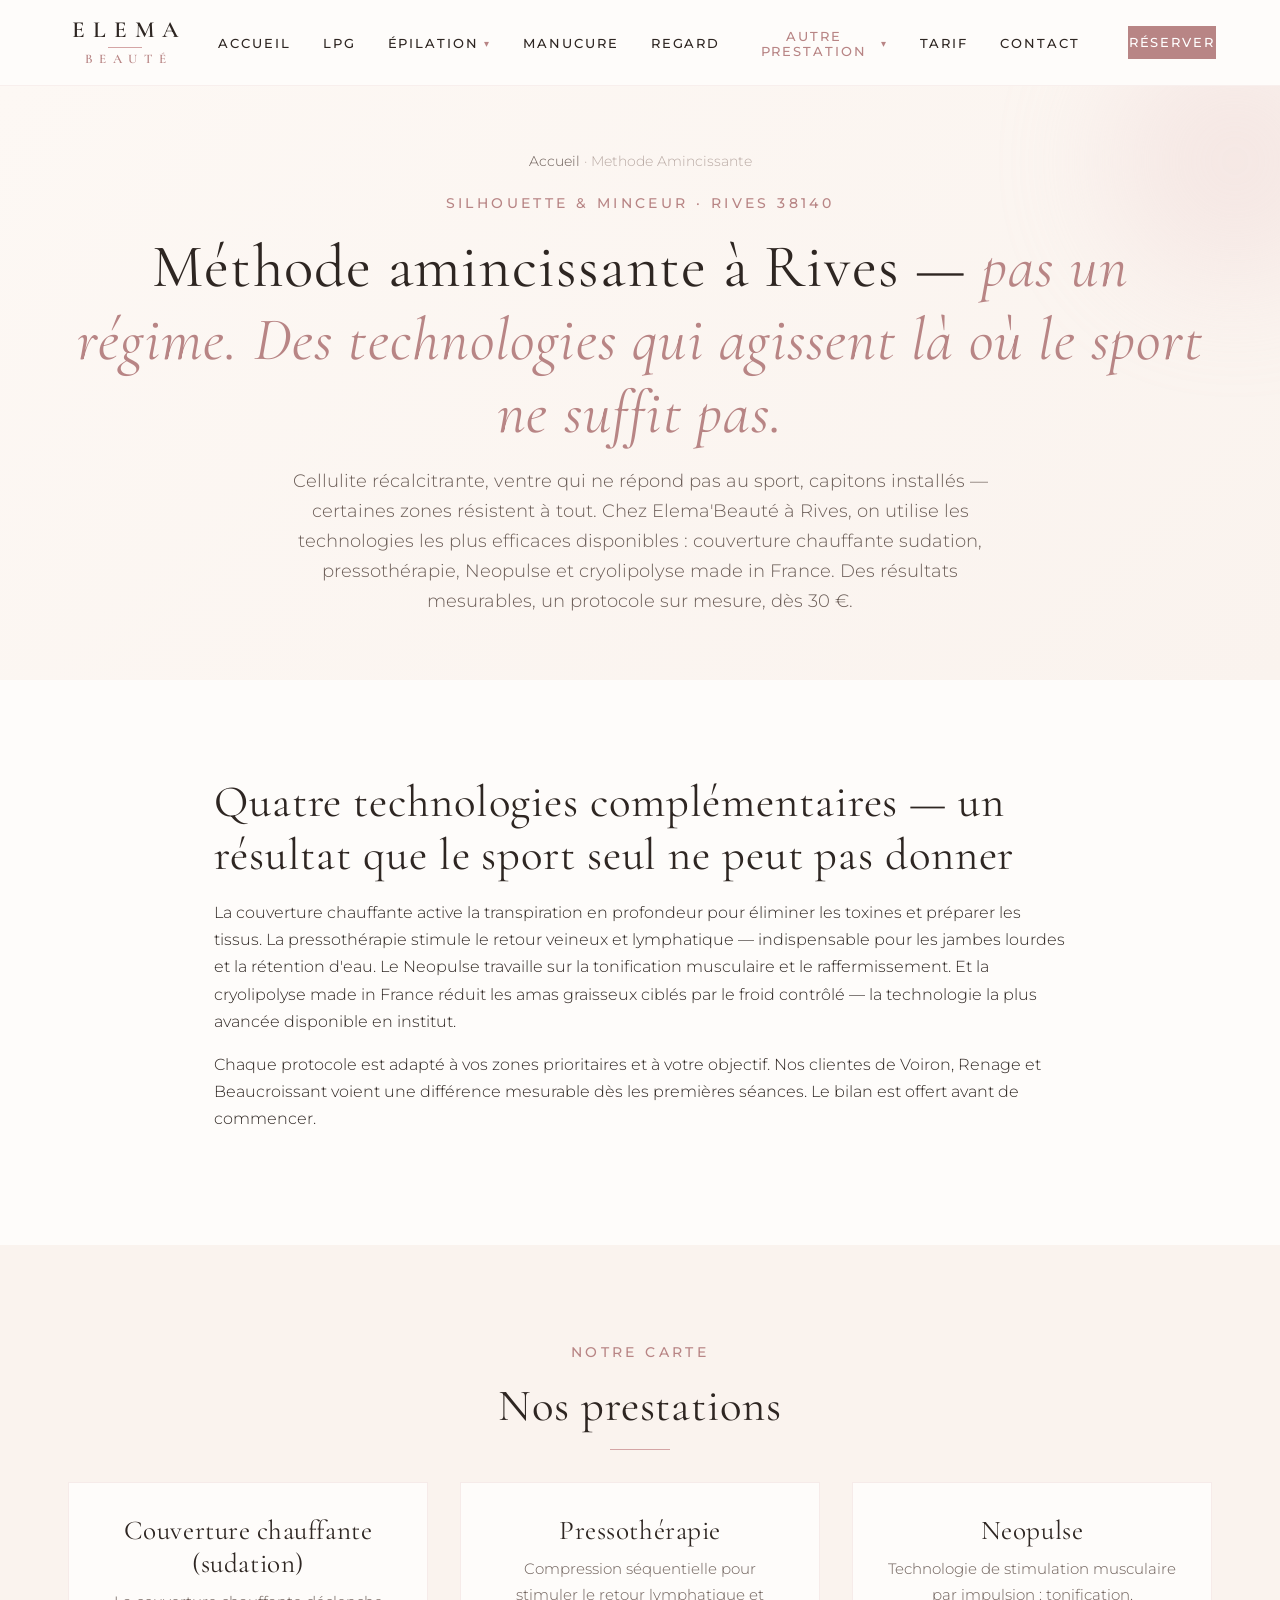
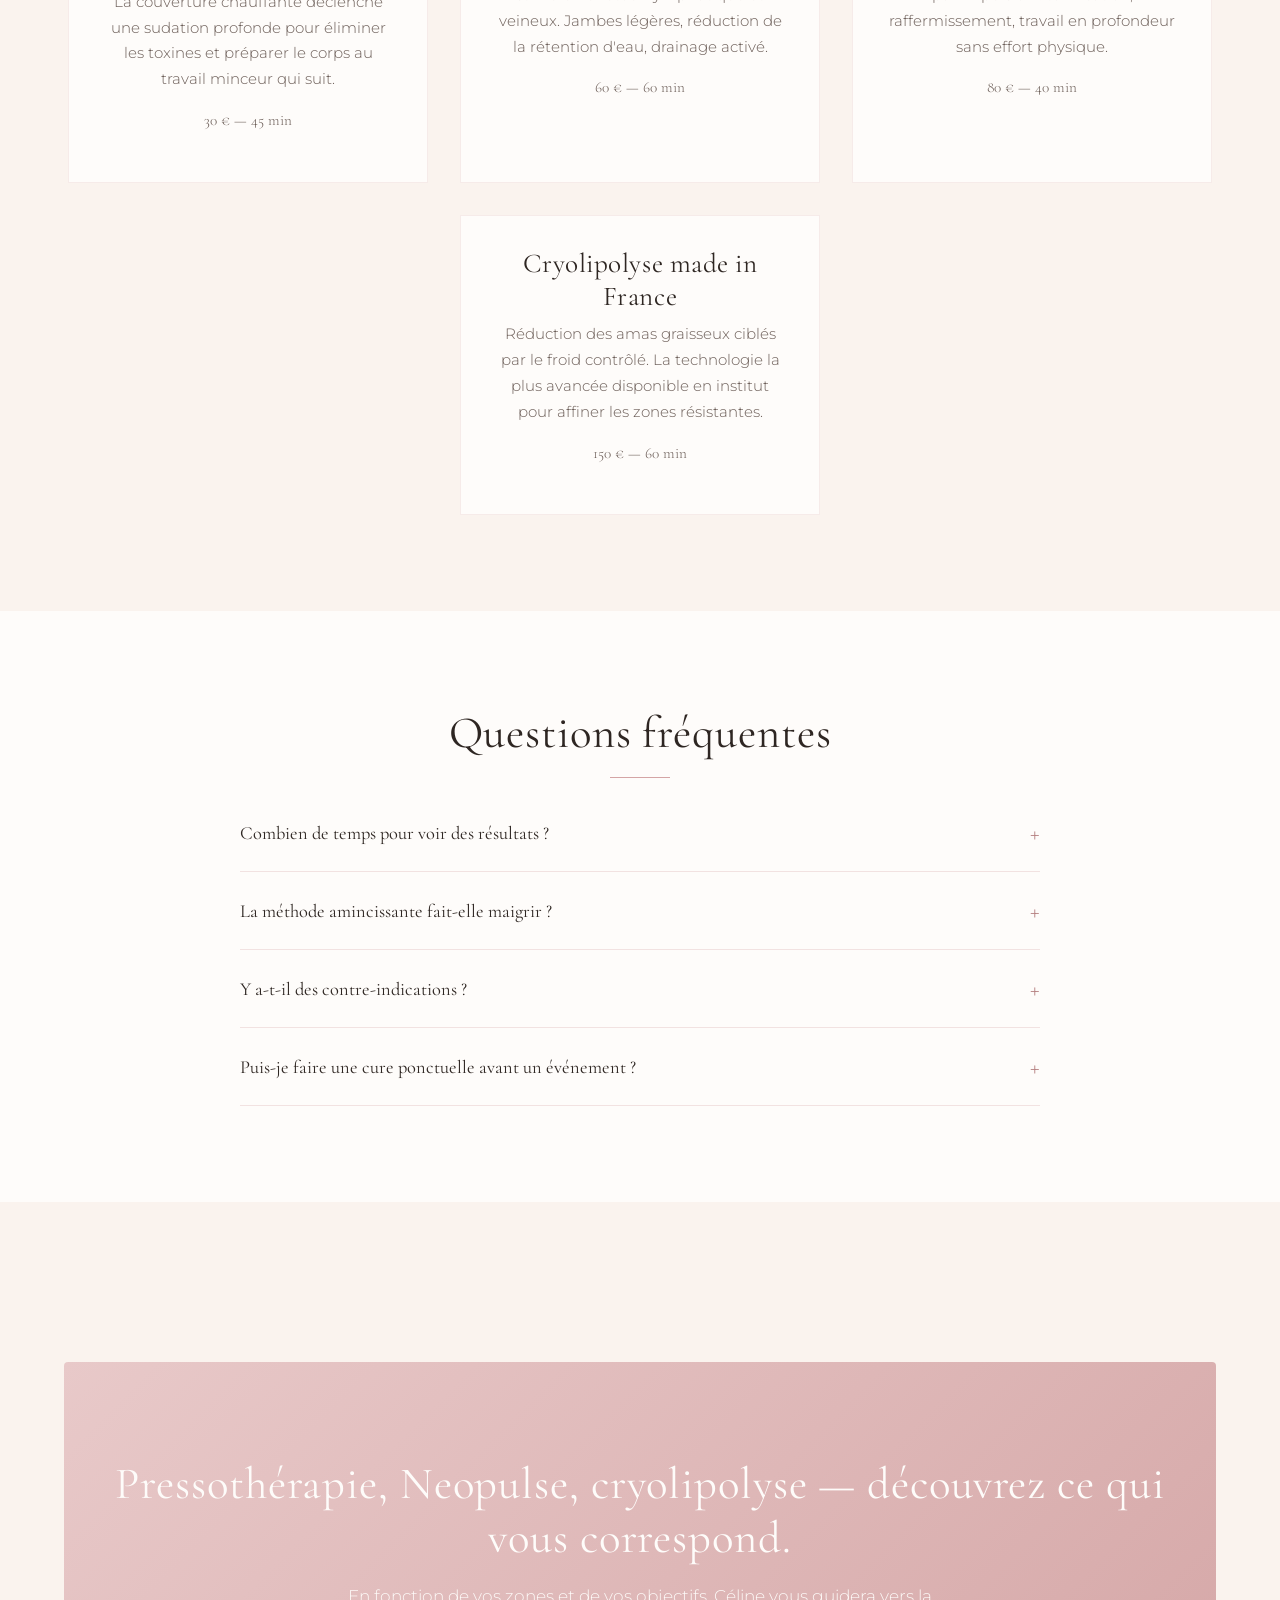
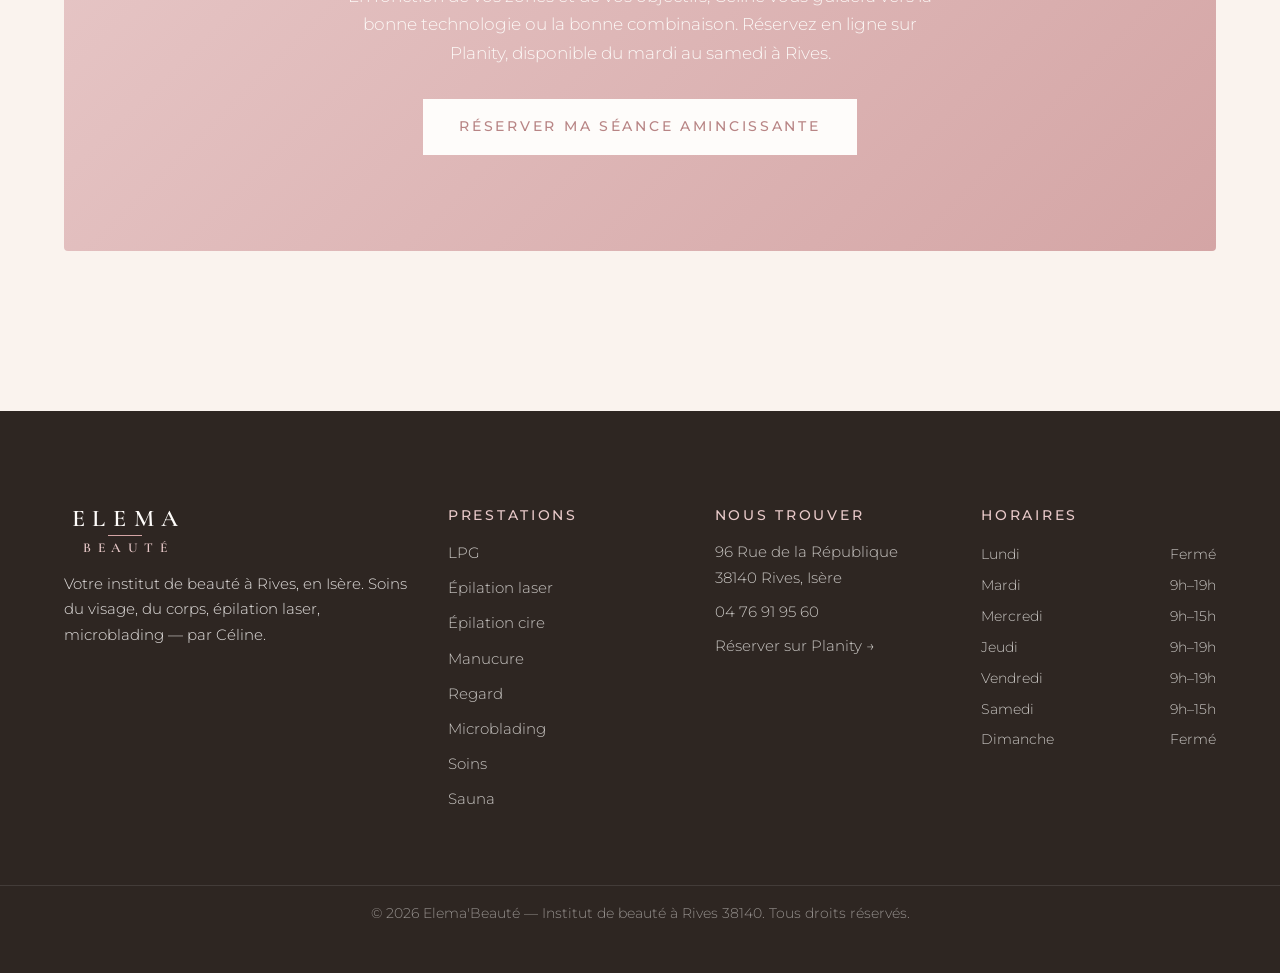
<file: methode-amincissante.html>
<!DOCTYPE html>
<html lang="fr">
<head>
  <meta charset="UTF-8">
  <meta name="viewport" content="width=device-width, initial-scale=1.0">

  <title>Méthode amincissante à Rives 38140 — Elema'Beauté | Cellulite, minceur</title>
  <meta name="description" content="Méthode amincissante à Rives chez Elema'Beauté : LPG, soins minceur, drainage. Cure complète en Isère. Résultats visibles, protocole personnalisé.">
  <meta name="keywords" content="méthode amincissante Rives, minceur Rives 38140, cure amincissante Voiron, soin minceur Rives, cellulite Rives Isère, drainage minceur Rives">
  <meta name="robots" content="index, follow">
  <link rel="canonical" href="https://elemabeaute.fr/methode-amincissante.html">

  <meta property="og:title" content="Méthode amincissante à Rives 38140 — Elema'Beauté | Cellulite, minceur">
  <meta property="og:description" content="Méthode amincissante à Rives chez Elema'Beauté : LPG, soins minceur, drainage. Cure complète en Isère. Résultats visibles, protocole personnalisé.">
  <meta property="og:type" content="website">
  <meta property="og:url" content="https://elemabeaute.fr/methode-amincissante.html">
  <meta property="og:locale" content="fr_FR">

  <meta name="geo.region" content="FR-38">
  <meta name="geo.placename" content="Rives">

  <link rel="preconnect" href="https://fonts.googleapis.com">
  <link rel="preconnect" href="https://fonts.gstatic.com" crossorigin>
  <link href="https://fonts.googleapis.com/css2?family=Cormorant+Garamond:ital,wght@0,300;0,400;0,500;1,400&family=Montserrat:wght@300;400;500;600&display=swap" rel="stylesheet">
  <link rel="stylesheet" href="css/style.css">
  <link rel="icon" type="image/svg+xml" href="data:image/svg+xml,<svg xmlns='http://www.w3.org/2000/svg' viewBox='0 0 32 32'><rect width='32' height='32' rx='7' fill='%23b88585'/><text x='16' y='22' font-family='Georgia,serif' font-size='19' font-weight='500' fill='%23fefcfa' text-anchor='middle'>E</text></svg>">

  <script type="application/ld+json">
  {
    "@context": "https://schema.org",
    "@type": "BreadcrumbList",
    "itemListElement": [
      { "@type": "ListItem", "position": 1, "name": "Accueil", "item": "https://elemabeaute.fr/" },
      { "@type": "ListItem", "position": 2, "name": "Méthode amincissante", "item": "https://elemabeaute.fr/methode-amincissante.html" }
    ]
  }
  </script>

  <script type="application/ld+json">
  {
    "@context": "https://schema.org",
    "@type": "FAQPage",
    "mainEntity": [
      {
        "@type": "Question",
        "name": "Combien de temps pour voir des résultats avec la méthode amincissante ?",
        "acceptedAnswer": {
          "@type": "Answer",
          "text": "Les premiers effets sont visibles dès 3 à 4 séances (peau plus lisse, jambes plus légères). Les résultats structurels s'installent sur 8 à 12 séances."
        }
      },
      {
        "@type": "Question",
        "name": "La méthode amincissante fait-elle maigrir ?",
        "acceptedAnswer": {
          "@type": "Answer",
          "text": "Ce n'est pas un régime : nos protocoles agissent sur la cellulite, la fermeté, la peau d'orange. Associés à une alimentation équilibrée et à une activité physique, ils vous aident à affiner votre silhouette."
        }
      },
      {
        "@type": "Question",
        "name": "Y a-t-il des contre-indications à la méthode amincissante ?",
        "acceptedAnswer": {
          "@type": "Answer",
          "text": "Certaines pathologies (troubles circulatoires sévères, grossesse, cancers en cours de traitement) contre-indiquent la méthode. Nous en discutons lors du diagnostic offert lors de la première séance."
        }
      },
      {
        "@type": "Question",
        "name": "Puis-je faire une cure amincissante avant un événement ?",
        "acceptedAnswer": {
          "@type": "Answer",
          "text": "Oui, une mini-cure de 5 à 6 séances rapprochées avant un mariage, des vacances ou tout événement est une excellente option pour un coup d'éclat silhouette visible rapidement."
        }
      }
    ]
  }
  </script>
</head>
<body>

  <nav class="navbar" aria-label="Navigation principale">
    <div class="container">
      <a href="index.html" class="nav-logo" aria-label="Elema'Beauté — Accueil"><span class="nav-logo-top">Elema</span><span class="nav-logo-bottom">Beauté</span></a>
      <button class="nav-toggle" aria-label="Ouvrir le menu" aria-expanded="false"><span></span><span></span><span></span></button>
      <ul class="nav-menu">
        <li><a href="index.html">Accueil</a></li>
        <li><a href="lpg.html">LPG</a></li>
        <li class="has-dropdown">
          <button class="dropdown-toggle" aria-expanded="false" aria-haspopup="true">Épilation</button>
          <ul class="dropdown-menu">
            <li><a href="epilation-laser.html">Épilation laser</a></li>
            <li><a href="epilation.html">Épilation à la cire</a></li>
          </ul>
        </li>
        <li><a href="manucure-pedicure.html">Manucure</a></li>
        <li><a href="maquillage-regard.html">Regard</a></li>
        <li class="has-dropdown active-parent">
          <button class="dropdown-toggle" aria-expanded="false" aria-haspopup="true">Autre prestation</button>
          <ul class="dropdown-menu">
            <li><a href="microblading.html">Microblading</a></li>
            <li><a href="soins.html">Soins</a></li>
            <li><a href="sauna.html">Sauna</a></li>
            <li><a href="methode-amincissante.html" class="active">Méthode amincissante</a></li>
          </ul>
        </li>
        <li><a href="tarifs.html">Tarif</a></li>
        <li><a href="contact.html">Contact</a></li>
        <li class="nav-cta"><a href="https://www.planity.com/elema-beaute-38140-rives" target="_blank" rel="noopener" class="btn btn-primary">Réserver</a></li>
      </ul>
    </div>
  </nav>

  <header class="page-hero">
    <div class="container">
      <nav class="breadcrumb"><a href="index.html">Accueil</a> · Methode Amincissante</nav>
      <span class="eyebrow">Silhouette & minceur · Rives 38140</span>
      <h1>Méthode amincissante à Rives — <span style="color:var(--rose-poudre-fonce);font-style:italic;">pas un régime. Des technologies qui agissent là où le sport ne suffit pas.</span></h1>
      <p>Cellulite récalcitrante, ventre qui ne répond pas au sport, capitons installés — certaines zones résistent à tout. Chez Elema'Beauté à Rives, on utilise les technologies les plus efficaces disponibles : couverture chauffante sudation, pressothérapie, Neopulse et cryolipolyse made in France. Des résultats mesurables, un protocole sur mesure, dès 30 €.</p>
    </div>
  </header>

  <section class="section-white">
    <div class="container-narrow">
      <h2 class="brush-stroke">Quatre technologies complémentaires — un résultat que le sport seul ne peut pas donner</h2>
      <p>La couverture chauffante active la transpiration en profondeur pour éliminer les toxines et préparer les tissus. La pressothérapie stimule le retour veineux et lymphatique — indispensable pour les jambes lourdes et la rétention d'eau. Le Neopulse travaille sur la tonification musculaire et le raffermissement. Et la cryolipolyse made in France réduit les amas graisseux ciblés par le froid contrôlé — la technologie la plus avancée disponible en institut.</p>
      <p>Chaque protocole est adapté à vos zones prioritaires et à votre objectif. Nos clientes de Voiron, Renage et Beaucroissant voient une différence mesurable dès les premières séances. Le bilan est offert avant de commencer.</p>
    </div>
  </section>

  <section class="section-cream">
    <div class="container">
      <span class="eyebrow text-center" style="display:block;text-align:center;">Notre carte</span>
      <h2 class="section-title">Nos prestations</h2>

      <div class="services-grid">
        <article class="service-card"><h3>Couverture chauffante (sudation)</h3><p>La couverture chauffante déclenche une sudation profonde pour éliminer les toxines et préparer le corps au travail minceur qui suit.</p><p class="price-tag">30 € — 45 min</p></article>
        <article class="service-card"><h3>Pressothérapie</h3><p>Compression séquentielle pour stimuler le retour lymphatique et veineux. Jambes légères, réduction de la rétention d'eau, drainage activé.</p><p class="price-tag">60 € — 60 min</p></article>
        <article class="service-card"><h3>Neopulse</h3><p>Technologie de stimulation musculaire par impulsion : tonification, raffermissement, travail en profondeur sans effort physique.</p><p class="price-tag">80 € — 40 min</p></article>
        <article class="service-card"><h3>Cryolipolyse made in France</h3><p>Réduction des amas graisseux ciblés par le froid contrôlé. La technologie la plus avancée disponible en institut pour affiner les zones résistantes.</p><p class="price-tag">150 € — 60 min</p></article>
      </div>
    </div>
  </section>

  <section class="section-white">
    <div class="container">
      <h2 class="section-title">Questions fréquentes</h2>
      <div class="faq">
        <div class="faq-item"><button class="faq-question">Combien de temps pour voir des résultats ?</button><div class="faq-answer"><p>Les premiers effets sont visibles dès 3 à 4 séances (peau plus lisse, jambes plus légères). Les résultats structurels s'installent sur 8 à 12 séances.</p></div></div>
        <div class="faq-item"><button class="faq-question">La méthode amincissante fait-elle maigrir ?</button><div class="faq-answer"><p>Ce n'est pas un régime : nos protocoles agissent sur la cellulite, la fermeté, la peau d'orange. Associés à une alimentation équilibrée et à une activité physique, ils vous aident à affiner votre silhouette.</p></div></div>
        <div class="faq-item"><button class="faq-question">Y a-t-il des contre-indications ?</button><div class="faq-answer"><p>Certaines pathologies (troubles circulatoires sévères, grossesse, cancers en cours de traitement) contre-indiquent la méthode. Nous en discutons lors du diagnostic offert.</p></div></div>
        <div class="faq-item"><button class="faq-question">Puis-je faire une cure ponctuelle avant un événement ?</button><div class="faq-answer"><p>Oui, une mini-cure de 5-6 séances rapprochées avant un mariage, des vacances ou tout événement est une excellente option pour un coup d'éclat silhouette.</p></div></div>
      </div>
    </div>
  </section>

  <section class="section-cream">
    <div class="container">
      <div class="cta-block">
        <h2>Pressothérapie, Neopulse, cryolipolyse — découvrez ce qui vous correspond.</h2>
        <p>En fonction de vos zones et de vos objectifs, Céline vous guidera vers la bonne technologie ou la bonne combinaison. Réservez en ligne sur Planity, disponible du mardi au samedi à Rives.</p>
        <a href="https://www.planity.com/elema-beaute-38140-rives" target="_blank" rel="noopener" class="btn btn-primary">Réserver ma séance amincissante</a>
      </div>
    </div>
  </section>

  <footer class="footer">
    <div class="container">
      <div class="footer-brand"><a href="index.html" class="footer-logo" aria-label="Elema'Beauté — Accueil"><span class="footer-logo-top">Elema</span><span class="footer-logo-bottom">Beauté</span></a><p>Votre institut de beauté à Rives, en Isère. Soins du visage, du corps, épilation laser, microblading — par Céline.</p></div>
      <div><h4>Prestations</h4><ul><li><a href="lpg.html">LPG</a></li><li><a href="epilation-laser.html">Épilation laser</a></li><li><a href="epilation.html">Épilation cire</a></li><li><a href="manucure-pedicure.html">Manucure</a></li><li><a href="maquillage-regard.html">Regard</a></li><li><a href="microblading.html">Microblading</a></li><li><a href="soins.html">Soins</a></li><li><a href="sauna.html">Sauna</a></li></ul></div>
      <div class="footer-contact"><h4>Nous trouver</h4><p>96 Rue de la République<br>38140 Rives, Isère</p><p><a href="tel:+33476919560">04 76 91 95 60</a></p><p><a href="https://www.planity.com/elema-beaute-38140-rives" target="_blank" rel="noopener">Réserver sur Planity →</a></p></div>
      <div><h4>Horaires</h4><div class="footer-hours"><div><span>Lundi</span><span>Fermé</span></div><div><span>Mardi</span><span>9h–19h</span></div><div><span>Mercredi</span><span>9h–15h</span></div><div><span>Jeudi</span><span>9h–19h</span></div><div><span>Vendredi</span><span>9h–19h</span></div><div><span>Samedi</span><span>9h–15h</span></div><div><span>Dimanche</span><span>Fermé</span></div></div></div>
    </div>
    <div class="footer-bottom"><p>© <span id="current-year"></span> Elema'Beauté — Institut de beauté à Rives 38140. Tous droits réservés.</p></div>
  </footer>

  <script src="js/main.js" defer></script>
</body>
</html>
</file>
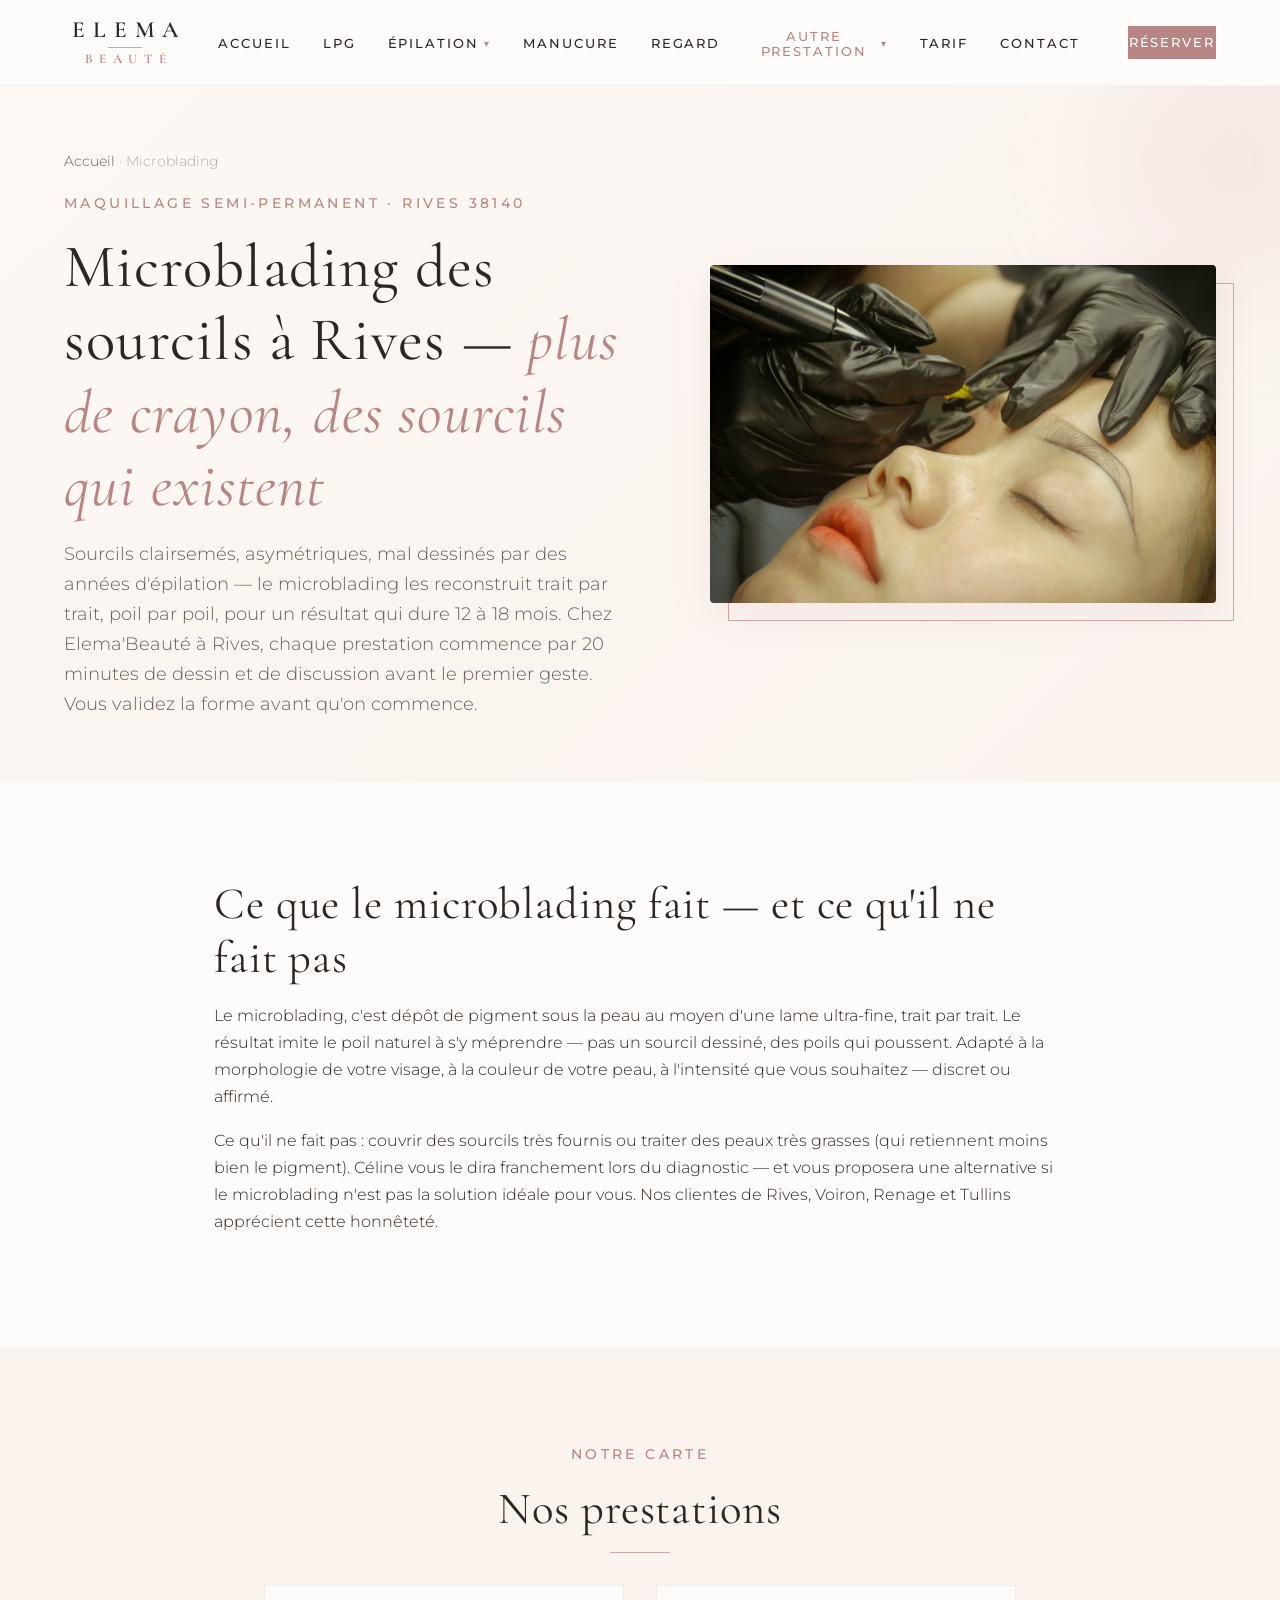
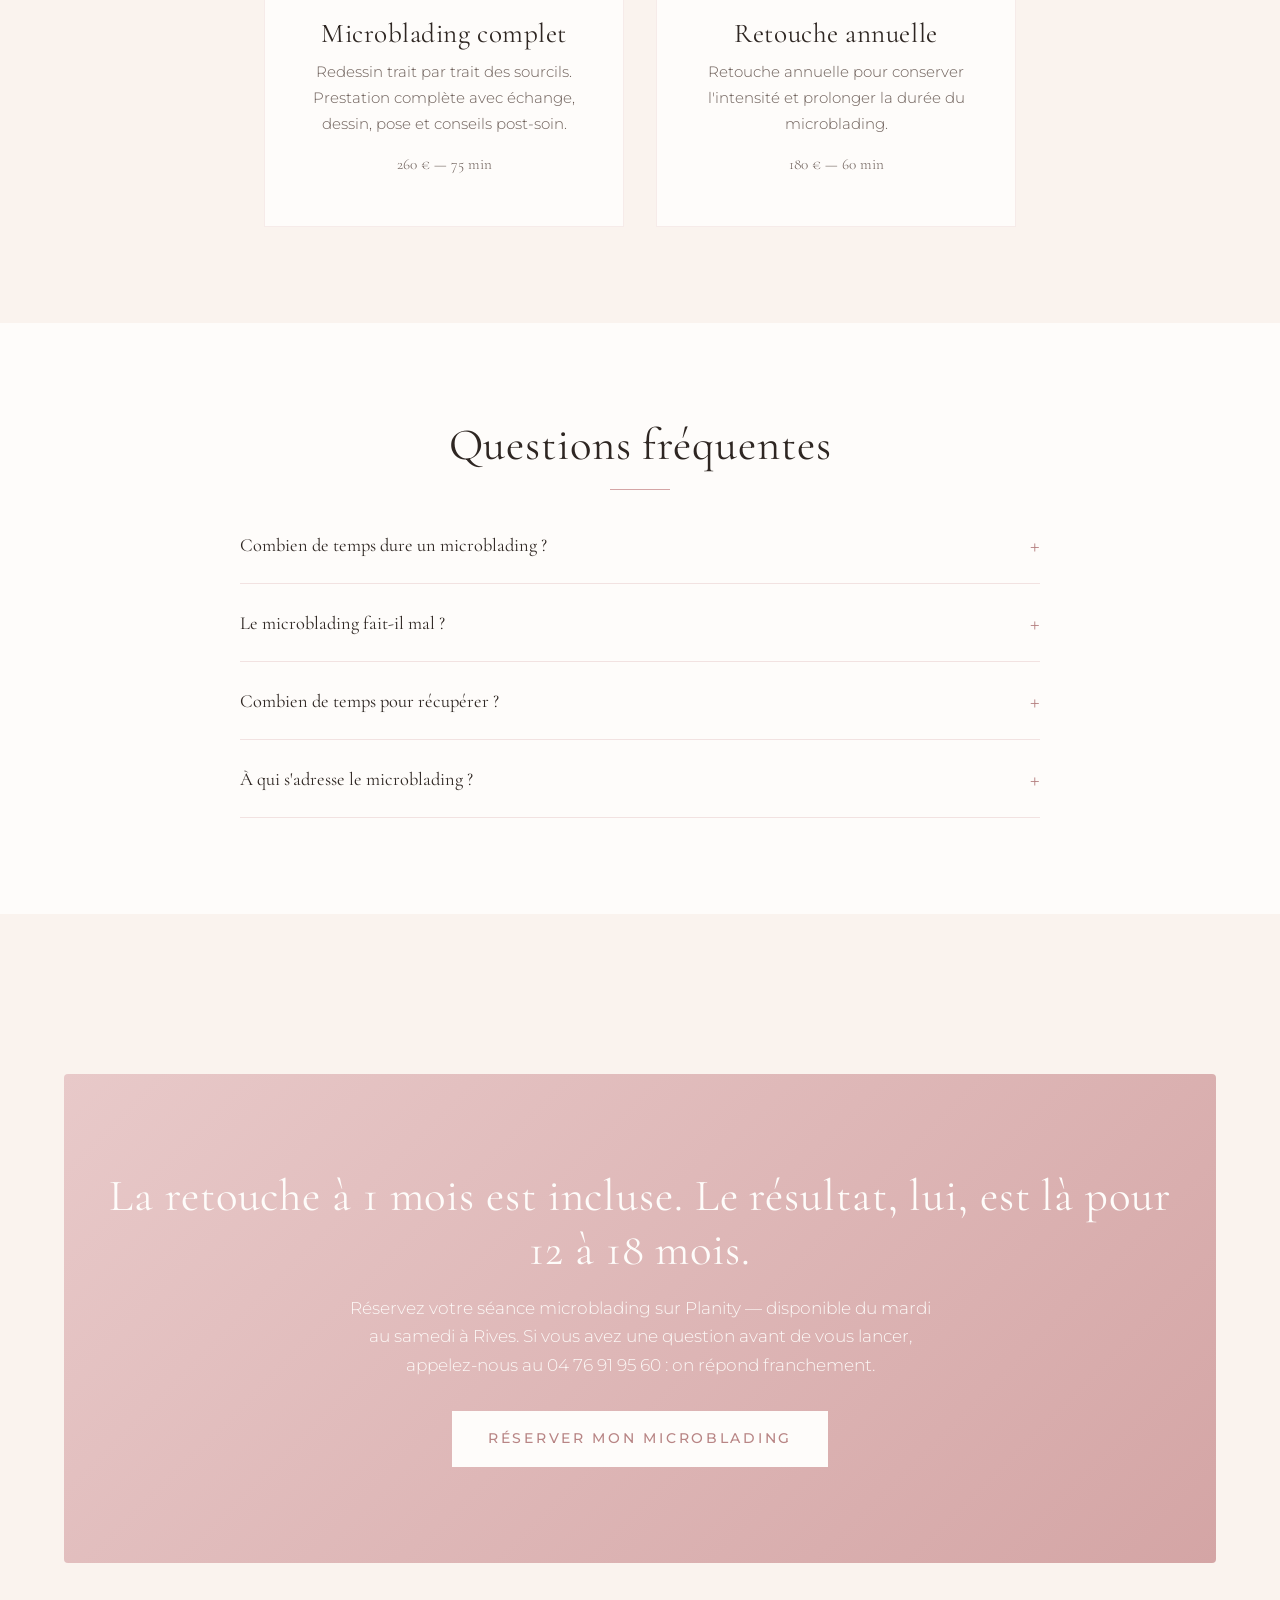
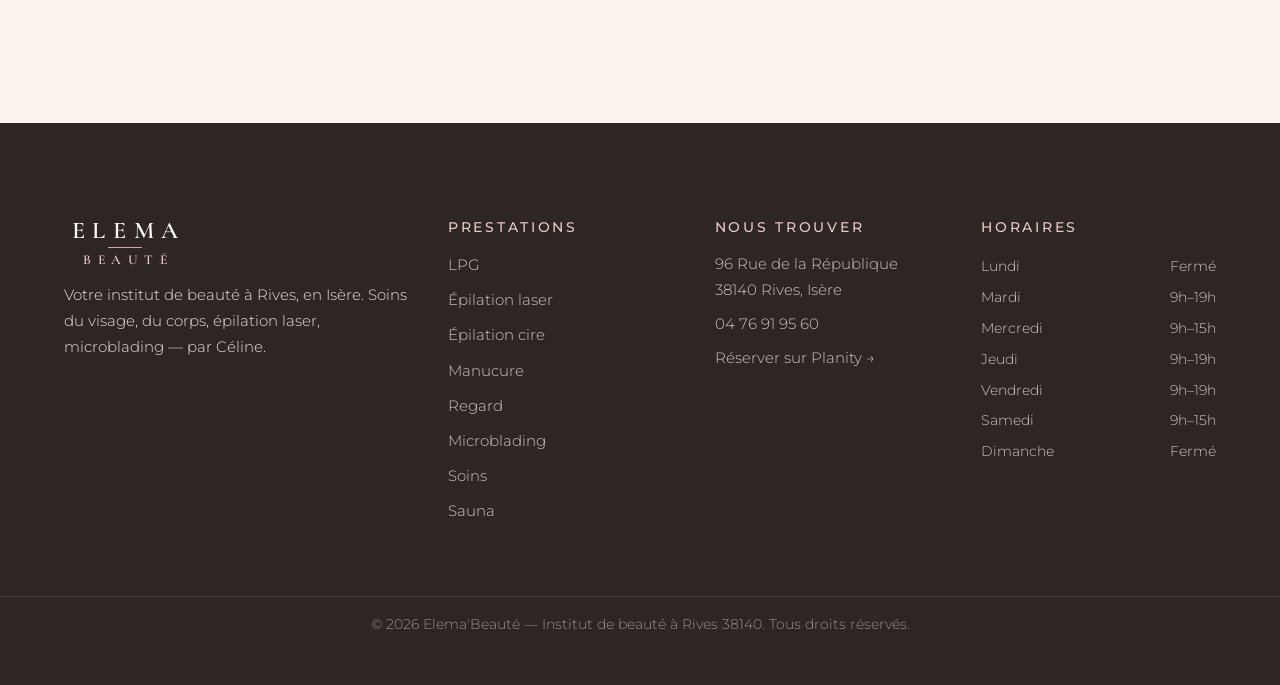
<file: microblading.html>
<!DOCTYPE html>
<html lang="fr">
<head>
  <meta charset="UTF-8">
  <meta name="viewport" content="width=device-width, initial-scale=1.0">

  <title>Microblading sourcils à Rives 38140 — Elema'Beauté | 260 €</title>
  <meta name="description" content="Microblading des sourcils à Rives chez Elema'Beauté : redessin trait par trait pour 12 à 18 mois. 260 € avec retouche incluse. Institut en Isère, proche Voiron.">
  <meta name="keywords" content="microblading Rives, microblading sourcils Rives 38140, microblading Voiron, maquillage semi-permanent sourcils Isère, dermographie Rives">
  <meta name="robots" content="index, follow">
  <link rel="canonical" href="https://elemabeaute.fr/microblading.html">

  <meta property="og:title" content="Microblading sourcils à Rives 38140 — Elema'Beauté | 260 €">
  <meta property="og:description" content="Microblading des sourcils à Rives chez Elema'Beauté : redessin trait par trait pour 12 à 18 mois. 260 € avec retouche incluse. Institut en Isère, proche Voiron.">
  <meta property="og:type" content="website">
  <meta property="og:url" content="https://elemabeaute.fr/microblading.html">
  <meta property="og:locale" content="fr_FR">

  <meta name="geo.region" content="FR-38">
  <meta name="geo.placename" content="Rives">

  <link rel="preconnect" href="https://fonts.googleapis.com">
  <link rel="preconnect" href="https://fonts.gstatic.com" crossorigin>
  <link href="https://fonts.googleapis.com/css2?family=Cormorant+Garamond:ital,wght@0,300;0,400;0,500;1,400&family=Montserrat:wght@300;400;500;600&display=swap" rel="stylesheet">
  <link rel="stylesheet" href="css/style.css">
  <link rel="icon" type="image/svg+xml" href="data:image/svg+xml,<svg xmlns='http://www.w3.org/2000/svg' viewBox='0 0 32 32'><rect width='32' height='32' rx='7' fill='%23b88585'/><text x='16' y='22' font-family='Georgia,serif' font-size='19' font-weight='500' fill='%23fefcfa' text-anchor='middle'>E</text></svg>">

  <script type="application/ld+json">
  {
    "@context": "https://schema.org",
    "@type": "BreadcrumbList",
    "itemListElement": [
      { "@type": "ListItem", "position": 1, "name": "Accueil", "item": "https://elemabeaute.fr/" },
      { "@type": "ListItem", "position": 2, "name": "Microblading sourcils", "item": "https://elemabeaute.fr/microblading.html" }
    ]
  }
  </script>

  <script type="application/ld+json">
  {
    "@context": "https://schema.org",
    "@type": "Service",
    "serviceType": "Microblading",
    "name": "Microblading des sourcils à Rives 38140",
    "description": "Microblading des sourcils chez Elema'Beauté à Rives (Isère). Résultat naturel poil par poil, dure 12 à 18 mois. Retouche à 1 mois incluse. 260 €.",
    "provider": {
      "@type": "BeautySalon",
      "name": "Elema'Beauté",
      "@id": "https://elemabeaute.fr/#business",
      "address": {
        "@type": "PostalAddress",
        "streetAddress": "96 Rue de la République",
        "addressLocality": "Rives",
        "postalCode": "38140",
        "addressRegion": "Isère",
        "addressCountry": "FR"
      },
      "telephone": "+33476919560"
    },
    "areaServed": [
      { "@type": "City", "name": "Rives" },
      { "@type": "City", "name": "Voiron" },
      { "@type": "City", "name": "Renage" },
      { "@type": "City", "name": "Beaucroissant" },
      { "@type": "City", "name": "Tullins" },
      { "@type": "City", "name": "Moirans" },
      { "@type": "City", "name": "Coublevie" },
      { "@type": "City", "name": "Saint-Étienne-de-Crossey" }
    ],
    "offers": {
      "@type": "Offer",
      "price": "260",
      "priceCurrency": "EUR",
      "description": "Microblading complet avec retouche à 1 mois incluse"
    }
  }
  </script>

  <script type="application/ld+json">
  {
    "@context": "https://schema.org",
    "@type": "FAQPage",
    "mainEntity": [
      {
        "@type": "Question",
        "name": "Combien de temps dure un microblading ?",
        "acceptedAnswer": {
          "@type": "Answer",
          "text": "Entre 12 et 18 mois selon le type de peau, l'exposition solaire et le soin apporté. Une retouche à 1 mois est incluse dans le tarif et une retouche annuelle est recommandée."
        }
      },
      {
        "@type": "Question",
        "name": "Le microblading fait-il mal ?",
        "acceptedAnswer": {
          "@type": "Answer",
          "text": "La sensation est très supportable grâce à une crème anesthésiante appliquée avant le geste. La majorité de nos clientes décrivent une légère pression plutôt qu'une douleur."
        }
      },
      {
        "@type": "Question",
        "name": "Combien de temps pour récupérer après un microblading ?",
        "acceptedAnswer": {
          "@type": "Answer",
          "text": "Immédiatement en apparence, mais la couleur s'oxyde pendant 7 à 10 jours (elle paraît plus foncée puis s'atténue). Le résultat définitif est visible à 1 mois."
        }
      },
      {
        "@type": "Question",
        "name": "À qui s'adresse le microblading ?",
        "acceptedAnswer": {
          "@type": "Answer",
          "text": "À toute personne souhaitant redéfinir ses sourcils, camoufler des zones dégarnies, gagner du temps chaque matin. Contre-indications : grossesse, allaitement, certaines pathologies. Déconseillé sur peaux très grasses ou sourcils très fournis."
        }
      }
    ]
  }
  </script>
</head>
<body>

  <nav class="navbar" aria-label="Navigation principale">
    <div class="container">
      <a href="index.html" class="nav-logo" aria-label="Elema'Beauté — Accueil"><span class="nav-logo-top">Elema</span><span class="nav-logo-bottom">Beauté</span></a>
      <button class="nav-toggle" aria-label="Ouvrir le menu" aria-expanded="false"><span></span><span></span><span></span></button>
      <ul class="nav-menu">
        <li><a href="index.html">Accueil</a></li>
        <li><a href="lpg.html">LPG</a></li>
        <li class="has-dropdown">
          <button class="dropdown-toggle" aria-expanded="false" aria-haspopup="true">Épilation</button>
          <ul class="dropdown-menu">
            <li><a href="epilation-laser.html">Épilation laser</a></li>
            <li><a href="epilation.html">Épilation à la cire</a></li>
          </ul>
        </li>
        <li><a href="manucure-pedicure.html">Manucure</a></li>
        <li><a href="maquillage-regard.html">Regard</a></li>
        <li class="has-dropdown active-parent">
          <button class="dropdown-toggle" aria-expanded="false" aria-haspopup="true">Autre prestation</button>
          <ul class="dropdown-menu">
            <li><a href="microblading.html" class="active">Microblading</a></li>
            <li><a href="soins.html">Soins</a></li>
            <li><a href="sauna.html">Sauna</a></li>
            <li><a href="methode-amincissante.html">Méthode amincissante</a></li>
          </ul>
        </li>
        <li><a href="tarifs.html">Tarif</a></li>
        <li><a href="contact.html">Contact</a></li>
        <li class="nav-cta"><a href="https://www.planity.com/elema-beaute-38140-rives" target="_blank" rel="noopener" class="btn btn-primary">Réserver</a></li>
      </ul>
    </div>
  </nav>

  <header class="page-hero page-hero--banner">
    <div class="container">
      <div class="page-hero-text">
        <nav class="breadcrumb"><a href="index.html">Accueil</a> · Microblading</nav>
        <span class="eyebrow">Maquillage semi-permanent · Rives 38140</span>
        <h1>Microblading des sourcils à Rives — <span style="color:var(--rose-poudre-fonce);font-style:italic;">plus de crayon, des sourcils qui existent</span></h1>
        <p>Sourcils clairsemés, asymétriques, mal dessinés par des années d'épilation — le microblading les reconstruit trait par trait, poil par poil, pour un résultat qui dure 12 à 18 mois. Chez Elema'Beauté à Rives, chaque prestation commence par 20 minutes de dessin et de discussion avant le premier geste. Vous validez la forme avant qu'on commence.</p>
      </div>
      <div class="page-hero-image">
        <img src="images/banner-microblading.webp" alt="Séance de microblading des sourcils chez Elema'Beauté à Rives, en Isère" loading="eager">
      </div>
    </div>
  </header>

  <section class="section-white">
    <div class="container-narrow">
      <h2 class="brush-stroke">Ce que le microblading fait — et ce qu'il ne fait pas</h2>
      <p>Le microblading, c'est dépôt de pigment sous la peau au moyen d'une lame ultra-fine, trait par trait. Le résultat imite le poil naturel à s'y méprendre — pas un sourcil dessiné, des poils qui poussent. Adapté à la morphologie de votre visage, à la couleur de votre peau, à l'intensité que vous souhaitez — discret ou affirmé.</p>
      <p>Ce qu'il ne fait pas : couvrir des sourcils très fournis ou traiter des peaux très grasses (qui retiennent moins bien le pigment). Céline vous le dira franchement lors du diagnostic — et vous proposera une alternative si le microblading n'est pas la solution idéale pour vous. Nos clientes de Rives, Voiron, Renage et Tullins apprécient cette honnêteté.</p>
    </div>
  </section>

  <section class="section-cream">
    <div class="container">
      <span class="eyebrow text-center" style="display:block;text-align:center;">Notre carte</span>
      <h2 class="section-title">Nos prestations</h2>

      <div class="services-grid">
        <article class="service-card"><h3>Microblading complet</h3><p>Redessin trait par trait des sourcils. Prestation complète avec échange, dessin, pose et conseils post-soin.</p><p class="price-tag">260 € — 75 min</p></article>
        <article class="service-card"><h3>Retouche annuelle</h3><p>Retouche annuelle pour conserver l'intensité et prolonger la durée du microblading.</p><p class="price-tag">180 € — 60 min</p></article>
      </div>
    </div>
  </section>

  <section class="section-white">
    <div class="container">
      <h2 class="section-title">Questions fréquentes</h2>
      <div class="faq">
        <div class="faq-item"><button class="faq-question">Combien de temps dure un microblading ?</button><div class="faq-answer"><p>Entre 12 et 18 mois selon le type de peau, l'exposition solaire et le soin apporté. Une retouche à 1 mois est incluse et une retouche annuelle est recommandée.</p></div></div>
        <div class="faq-item"><button class="faq-question">Le microblading fait-il mal ?</button><div class="faq-answer"><p>La sensation est très supportable grâce à une crème anesthésiante appliquée avant le geste. La majorité de nos clientes décrivent une légère pression plutôt qu'une douleur.</p></div></div>
        <div class="faq-item"><button class="faq-question">Combien de temps pour récupérer ?</button><div class="faq-answer"><p>Immédiatement en apparence, mais la couleur s'oxyde pendant 7 à 10 jours (elle paraît plus foncée puis s'atténue). Résultat définitif visible à 1 mois.</p></div></div>
        <div class="faq-item"><button class="faq-question">À qui s'adresse le microblading ?</button><div class="faq-answer"><p>À toute personne (femme ou homme) souhaitant redéfinir ses sourcils, camoufler des zones dégarnies, gagner du temps chaque matin. Contre-indications : grossesse, allaitement, certaines pathologies.</p></div></div>
      </div>
    </div>
  </section>

  <section class="section-cream">
    <div class="container">
      <div class="cta-block">
        <h2>La retouche à 1 mois est incluse. Le résultat, lui, est là pour 12 à 18 mois.</h2>
        <p>Réservez votre séance microblading sur Planity — disponible du mardi au samedi à Rives. Si vous avez une question avant de vous lancer, appelez-nous au 04 76 91 95 60 : on répond franchement.</p>
        <a href="https://www.planity.com/elema-beaute-38140-rives" target="_blank" rel="noopener" class="btn btn-primary">Réserver mon microblading</a>
      </div>
    </div>
  </section>

  <footer class="footer">
    <div class="container">
      <div class="footer-brand"><a href="index.html" class="footer-logo" aria-label="Elema'Beauté — Accueil"><span class="footer-logo-top">Elema</span><span class="footer-logo-bottom">Beauté</span></a><p>Votre institut de beauté à Rives, en Isère. Soins du visage, du corps, épilation laser, microblading — par Céline.</p></div>
      <div><h4>Prestations</h4><ul><li><a href="lpg.html">LPG</a></li><li><a href="epilation-laser.html">Épilation laser</a></li><li><a href="epilation.html">Épilation cire</a></li><li><a href="manucure-pedicure.html">Manucure</a></li><li><a href="maquillage-regard.html">Regard</a></li><li><a href="microblading.html">Microblading</a></li><li><a href="soins.html">Soins</a></li><li><a href="sauna.html">Sauna</a></li></ul></div>
      <div class="footer-contact"><h4>Nous trouver</h4><p>96 Rue de la République<br>38140 Rives, Isère</p><p><a href="tel:+33476919560">04 76 91 95 60</a></p><p><a href="https://www.planity.com/elema-beaute-38140-rives" target="_blank" rel="noopener">Réserver sur Planity →</a></p></div>
      <div><h4>Horaires</h4><div class="footer-hours"><div><span>Lundi</span><span>Fermé</span></div><div><span>Mardi</span><span>9h–19h</span></div><div><span>Mercredi</span><span>9h–15h</span></div><div><span>Jeudi</span><span>9h–19h</span></div><div><span>Vendredi</span><span>9h–19h</span></div><div><span>Samedi</span><span>9h–15h</span></div><div><span>Dimanche</span><span>Fermé</span></div></div></div>
    </div>
    <div class="footer-bottom"><p>© <span id="current-year"></span> Elema'Beauté — Institut de beauté à Rives 38140. Tous droits réservés.</p></div>
  </footer>

  <script src="js/main.js" defer></script>
</body>
</html>
</file>
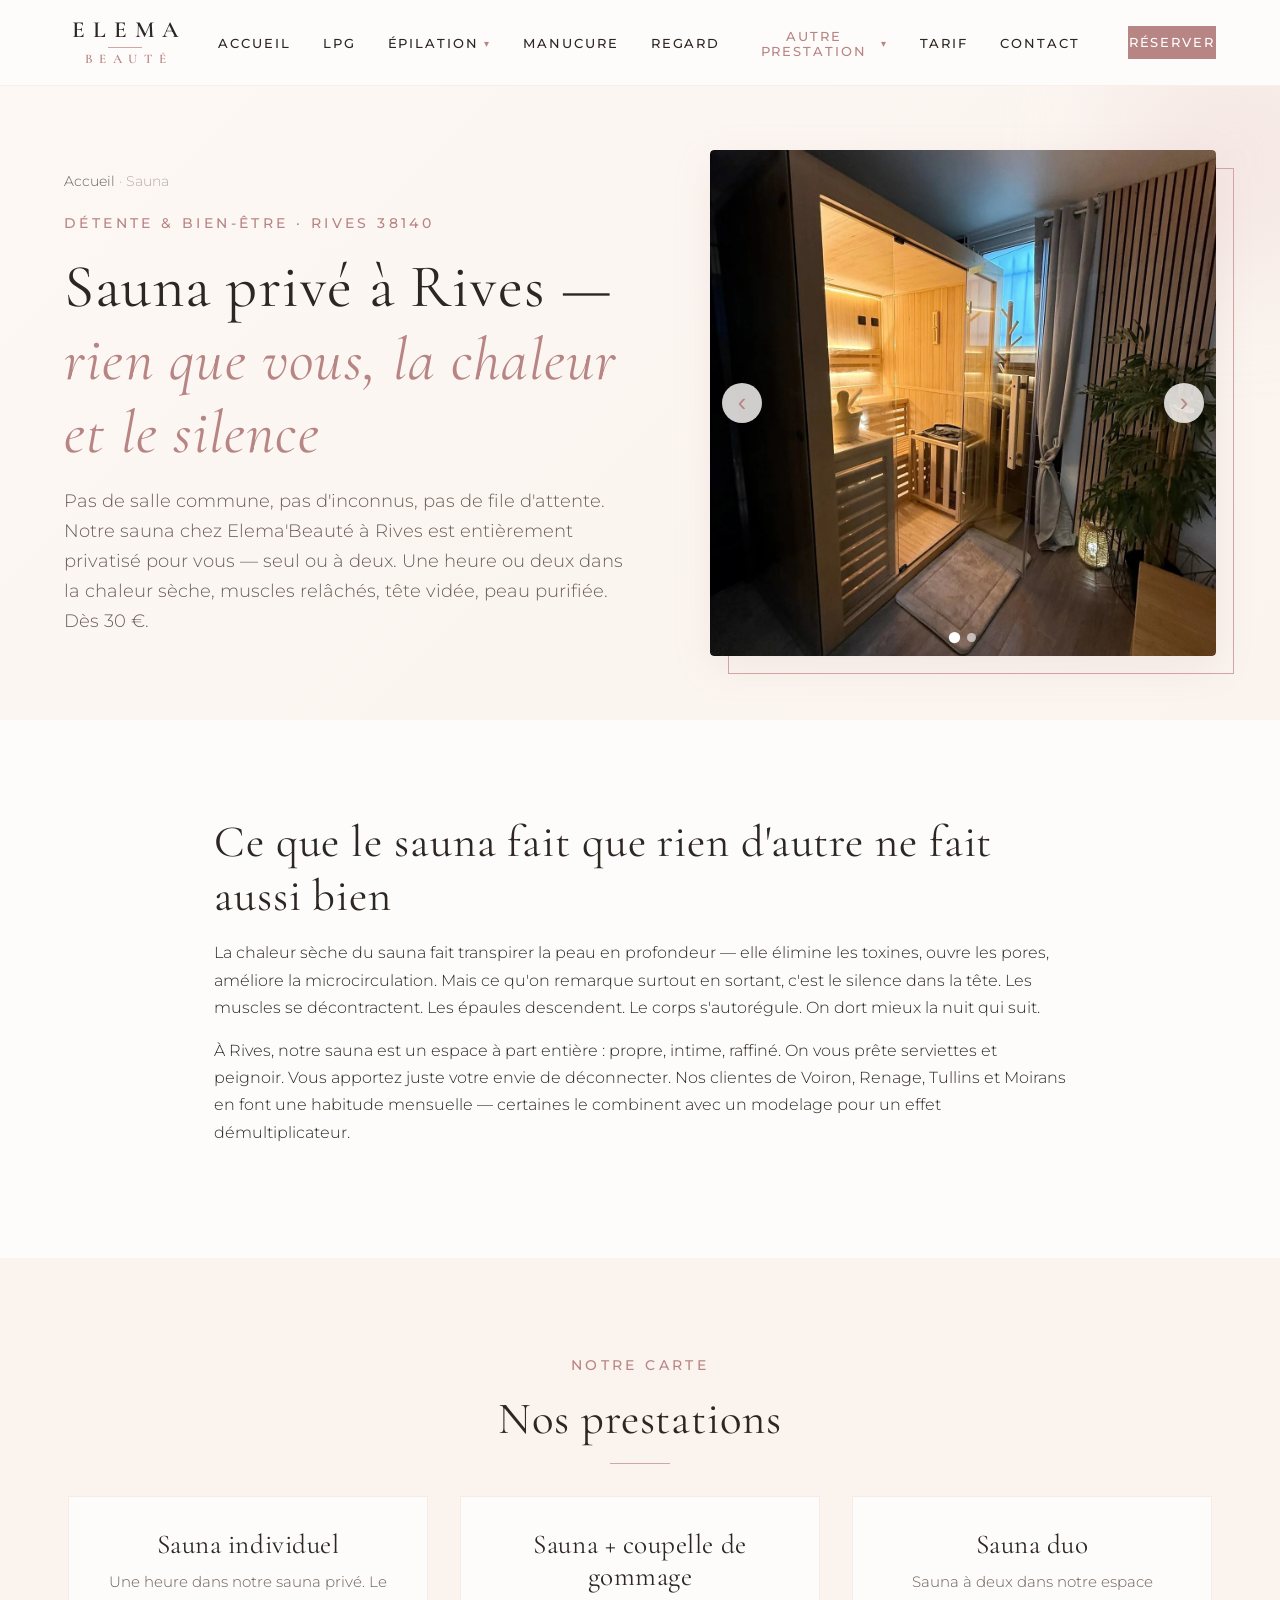
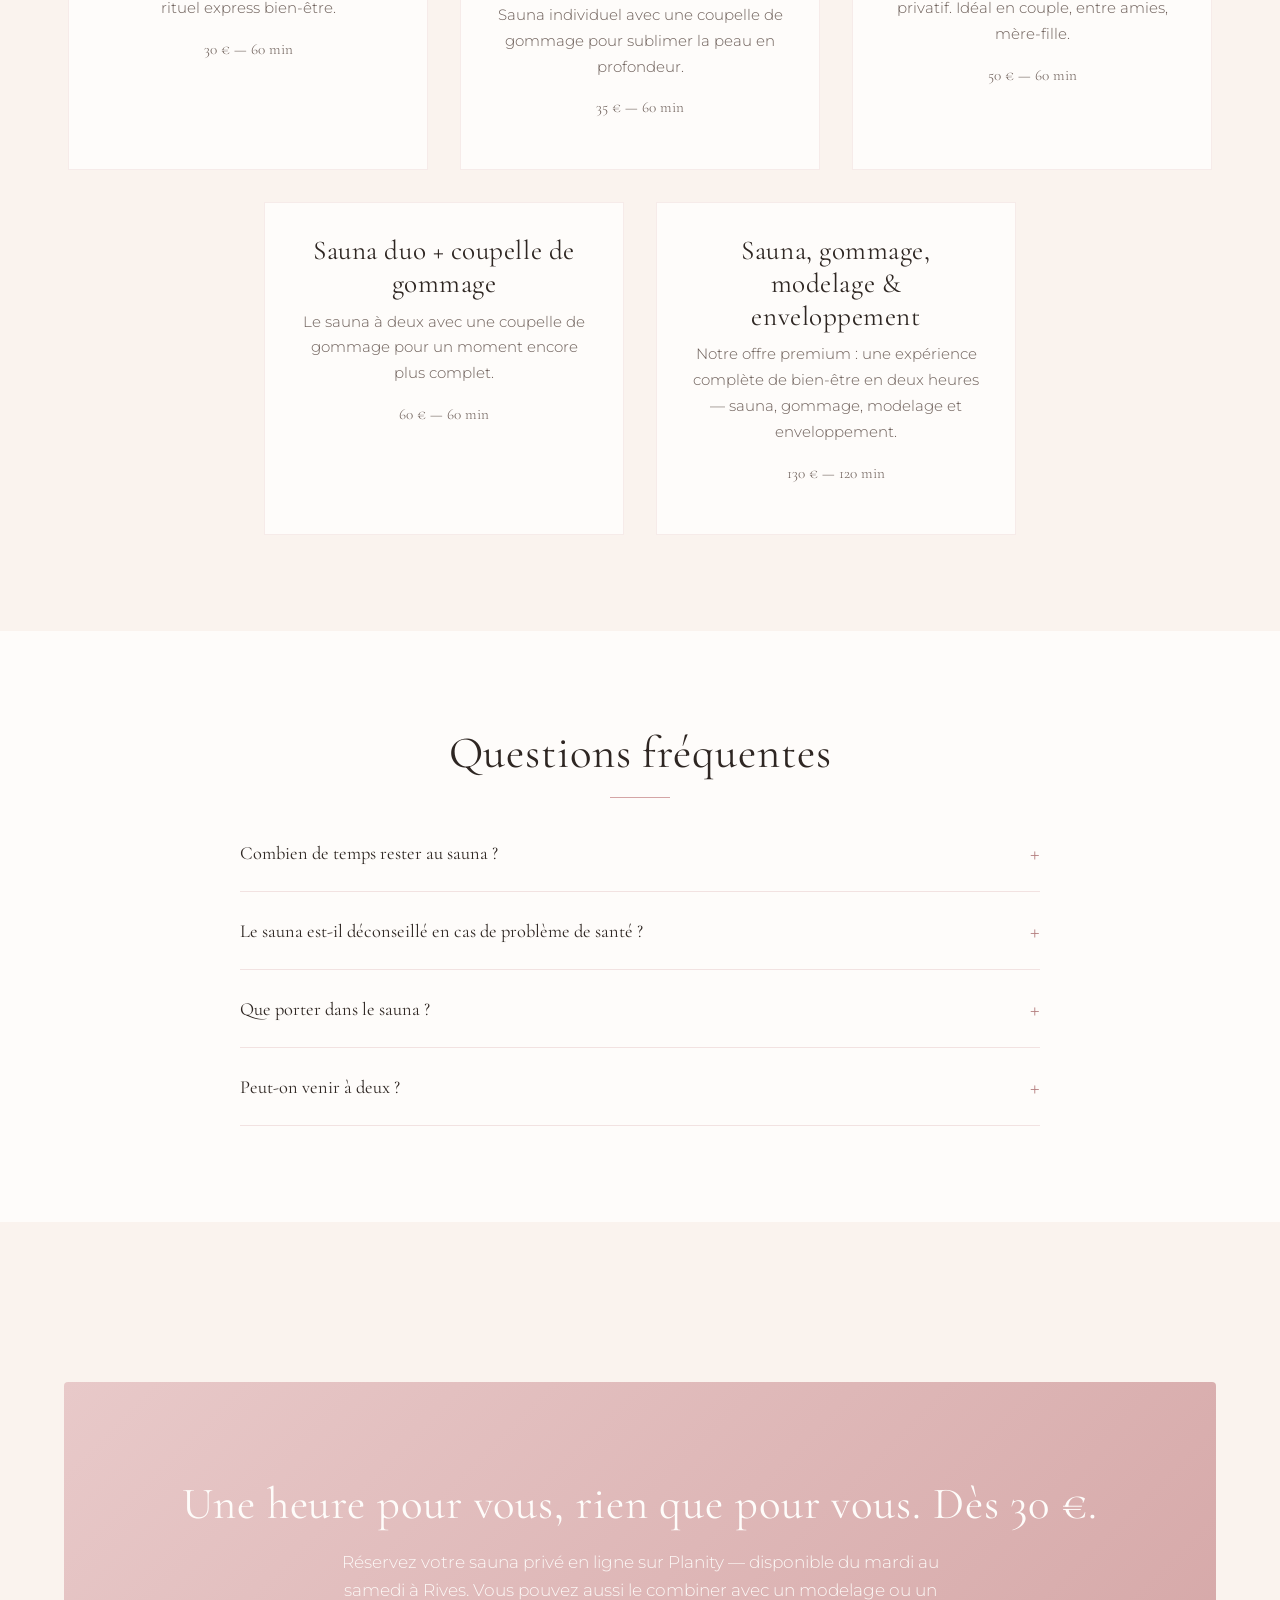
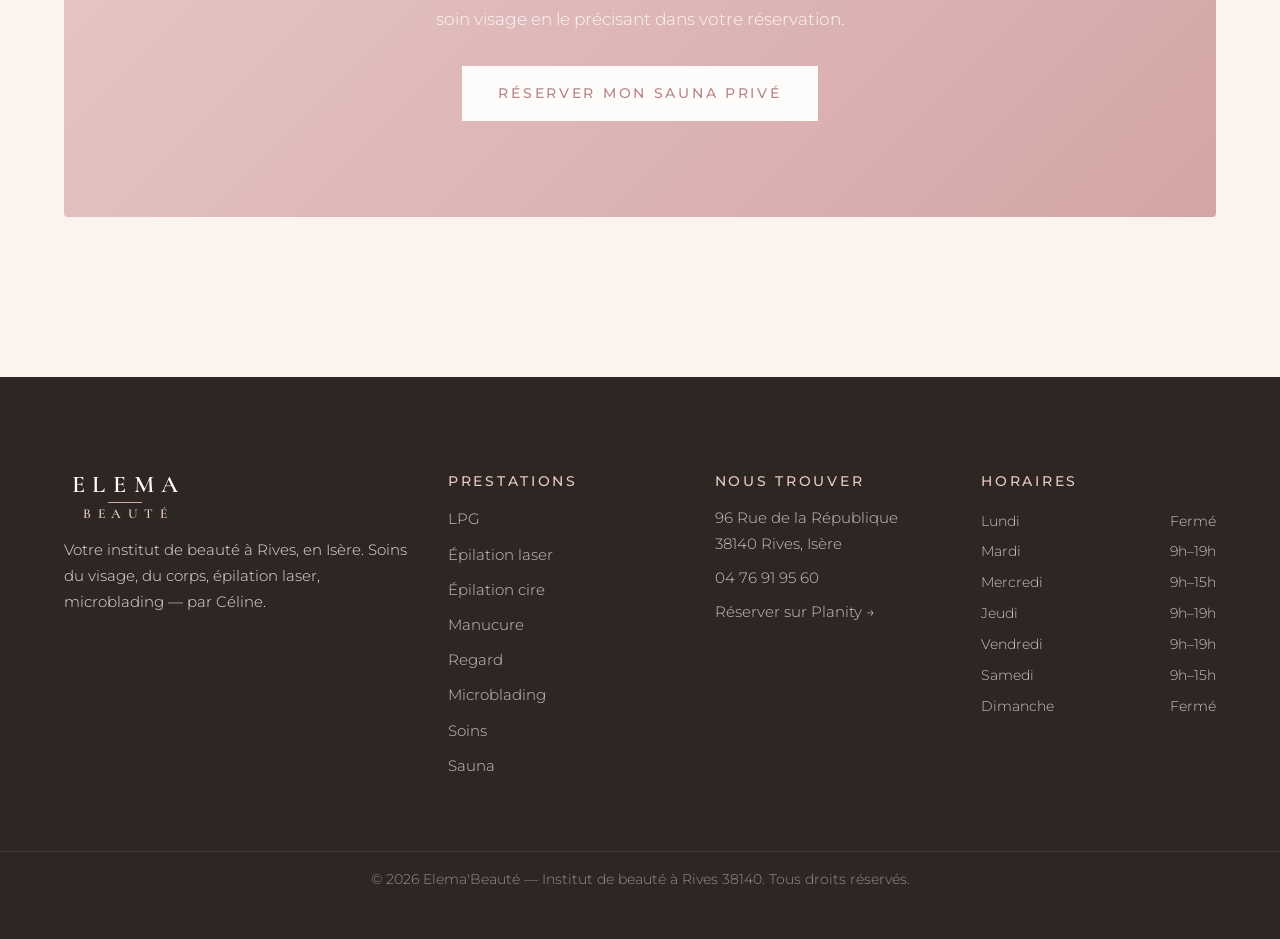
<file: sauna.html>
<!DOCTYPE html>
<html lang="fr">
<head>
  <meta charset="UTF-8">
  <meta name="viewport" content="width=device-width, initial-scale=1.0">

  <title>Sauna privé à Rives 38140 — Elema'Beauté | Détente, purification</title>
  <meta name="description" content="Sauna privé à Rives chez Elema'Beauté : 1 à 2 heures dans notre sauna individuel. De 30 € à 130 €. Détente et bien-être en Isère, proche Voiron.">
  <meta name="keywords" content="sauna Rives, sauna privé Rives 38140, sauna Voiron, sauna institut Isère, sauna duo Rives, bien-être Rives">
  <meta name="robots" content="index, follow">
  <link rel="canonical" href="https://elemabeaute.fr/sauna.html">

  <meta property="og:title" content="Sauna privé à Rives 38140 — Elema'Beauté | Détente, purification">
  <meta property="og:description" content="Sauna privé à Rives chez Elema'Beauté : 1 à 2 heures dans notre sauna individuel. De 30 € à 130 €. Détente et bien-être en Isère, proche Voiron.">
  <meta property="og:type" content="website">
  <meta property="og:url" content="https://elemabeaute.fr/sauna.html">
  <meta property="og:locale" content="fr_FR">

  <meta name="geo.region" content="FR-38">
  <meta name="geo.placename" content="Rives">

  <link rel="preconnect" href="https://fonts.googleapis.com">
  <link rel="preconnect" href="https://fonts.gstatic.com" crossorigin>
  <link href="https://fonts.googleapis.com/css2?family=Cormorant+Garamond:ital,wght@0,300;0,400;0,500;1,400&family=Montserrat:wght@300;400;500;600&display=swap" rel="stylesheet">
  <link rel="stylesheet" href="css/style.css">
  <link rel="icon" type="image/svg+xml" href="data:image/svg+xml,<svg xmlns='http://www.w3.org/2000/svg' viewBox='0 0 32 32'><rect width='32' height='32' rx='7' fill='%23b88585'/><text x='16' y='22' font-family='Georgia,serif' font-size='19' font-weight='500' fill='%23fefcfa' text-anchor='middle'>E</text></svg>">

  <script type="application/ld+json">
  {
    "@context": "https://schema.org",
    "@type": "BreadcrumbList",
    "itemListElement": [
      { "@type": "ListItem", "position": 1, "name": "Accueil", "item": "https://elemabeaute.fr/" },
      { "@type": "ListItem", "position": 2, "name": "Sauna privé", "item": "https://elemabeaute.fr/sauna.html" }
    ]
  }
  </script>

  <script type="application/ld+json">
  {
    "@context": "https://schema.org",
    "@type": "FAQPage",
    "mainEntity": [
      {
        "@type": "Question",
        "name": "Combien de temps rester au sauna ?",
        "acceptedAnswer": {
          "@type": "Answer",
          "text": "Une séance dure généralement 15 à 20 minutes suivies d'un temps de repos. On peut recommencer 2 à 3 fois. Nous vous accompagnons pour bien gérer votre séance lors de votre première visite."
        }
      },
      {
        "@type": "Question",
        "name": "Le sauna est-il déconseillé en cas de problème de santé ?",
        "acceptedAnswer": {
          "@type": "Answer",
          "text": "Le sauna est déconseillé en cas de problèmes cardio-vasculaires, hypertension non contrôlée, grossesse, fièvre. En cas de doute, consultez votre médecin avant votre première séance."
        }
      },
      {
        "@type": "Question",
        "name": "Que porter dans le sauna ?",
        "acceptedAnswer": {
          "@type": "Answer",
          "text": "Traditionnellement, on entre nu ou avec une serviette. Nous vous prêtons serviettes et peignoirs. Vous êtes en toute intimité dans notre sauna privé chez Elema'Beauté à Rives."
        }
      },
      {
        "@type": "Question",
        "name": "Peut-on venir à deux au sauna de Rives ?",
        "acceptedAnswer": {
          "@type": "Answer",
          "text": "Absolument ! Notre sauna accueille 2 personnes maximum. Une belle idée pour un moment à partager en amoureux, en amitié ou entre proches. Le sauna duo est à 50 € pour 1 heure."
        }
      }
    ]
  }
  </script>
</head>
<body>

  <nav class="navbar" aria-label="Navigation principale">
    <div class="container">
      <a href="index.html" class="nav-logo" aria-label="Elema'Beauté — Accueil"><span class="nav-logo-top">Elema</span><span class="nav-logo-bottom">Beauté</span></a>
      <button class="nav-toggle" aria-label="Ouvrir le menu" aria-expanded="false"><span></span><span></span><span></span></button>
      <ul class="nav-menu">
        <li><a href="index.html">Accueil</a></li>
        <li><a href="lpg.html">LPG</a></li>
        <li class="has-dropdown">
          <button class="dropdown-toggle" aria-expanded="false" aria-haspopup="true">Épilation</button>
          <ul class="dropdown-menu">
            <li><a href="epilation-laser.html">Épilation laser</a></li>
            <li><a href="epilation.html">Épilation à la cire</a></li>
          </ul>
        </li>
        <li><a href="manucure-pedicure.html">Manucure</a></li>
        <li><a href="maquillage-regard.html">Regard</a></li>
        <li class="has-dropdown active-parent">
          <button class="dropdown-toggle" aria-expanded="false" aria-haspopup="true">Autre prestation</button>
          <ul class="dropdown-menu">
            <li><a href="microblading.html">Microblading</a></li>
            <li><a href="soins.html">Soins</a></li>
            <li><a href="sauna.html" class="active">Sauna</a></li>
            <li><a href="methode-amincissante.html">Méthode amincissante</a></li>
          </ul>
        </li>
        <li><a href="tarifs.html">Tarif</a></li>
        <li><a href="contact.html">Contact</a></li>
        <li class="nav-cta"><a href="https://www.planity.com/elema-beaute-38140-rives" target="_blank" rel="noopener" class="btn btn-primary">Réserver</a></li>
      </ul>
    </div>
  </nav>

  <header class="page-hero page-hero--banner">
    <div class="container">
      <div class="page-hero-text">
        <nav class="breadcrumb"><a href="index.html">Accueil</a> · Sauna</nav>
        <span class="eyebrow">Détente & bien-être · Rives 38140</span>
        <h1>Sauna privé à Rives — <span style="color:var(--rose-poudre-fonce);font-style:italic;">rien que vous, la chaleur et le silence</span></h1>
        <p>Pas de salle commune, pas d'inconnus, pas de file d'attente. Notre sauna chez Elema'Beauté à Rives est entièrement privatisé pour vous — seul ou à deux. Une heure ou deux dans la chaleur sèche, muscles relâchés, tête vidée, peau purifiée. Dès 30 €.</p>
      </div>
      <div class="page-hero-image">
        <div class="carousel" data-carousel>
          <div class="carousel-track">
            <img src="images/banner-sauna-1.webp" alt="Sauna privé chez Elema'Beauté à Rives — cabine bois et ambiance tamisée" class="carousel-slide is-active" loading="eager">
            <img src="images/banner-sauna-2.webp" alt="Cabine de sauna privatisée chez Elema'Beauté à Rives, en Isère" class="carousel-slide" loading="lazy">
          </div>
          <button class="carousel-btn carousel-prev" aria-label="Image précédente" type="button">&#8249;</button>
          <button class="carousel-btn carousel-next" aria-label="Image suivante" type="button">&#8250;</button>
          <div class="carousel-dots">
            <button class="carousel-dot is-active" aria-label="Aller à l'image 1" type="button"></button>
            <button class="carousel-dot" aria-label="Aller à l'image 2" type="button"></button>
          </div>
        </div>
      </div>
    </div>
  </header>

  <section class="section-white">
    <div class="container-narrow">
      <h2 class="brush-stroke">Ce que le sauna fait que rien d'autre ne fait aussi bien</h2>
      <p>La chaleur sèche du sauna fait transpirer la peau en profondeur — elle élimine les toxines, ouvre les pores, améliore la microcirculation. Mais ce qu'on remarque surtout en sortant, c'est le silence dans la tête. Les muscles se décontractent. Les épaules descendent. Le corps s'autorégule. On dort mieux la nuit qui suit.</p>
      <p>À Rives, notre sauna est un espace à part entière : propre, intime, raffiné. On vous prête serviettes et peignoir. Vous apportez juste votre envie de déconnecter. Nos clientes de Voiron, Renage, Tullins et Moirans en font une habitude mensuelle — certaines le combinent avec un modelage pour un effet démultiplicateur.</p>
    </div>
  </section>

  <section class="section-cream">
    <div class="container">
      <span class="eyebrow text-center" style="display:block;text-align:center;">Notre carte</span>
      <h2 class="section-title">Nos prestations</h2>

      <div class="services-grid">
        <article class="service-card"><h3>Sauna individuel</h3><p>Une heure dans notre sauna privé. Le rituel express bien-être.</p><p class="price-tag">30 € — 60 min</p></article>
        <article class="service-card"><h3>Sauna + coupelle de gommage</h3><p>Sauna individuel avec une coupelle de gommage pour sublimer la peau en profondeur.</p><p class="price-tag">35 € — 60 min</p></article>
        <article class="service-card"><h3>Sauna duo</h3><p>Sauna à deux dans notre espace privatif. Idéal en couple, entre amies, mère-fille.</p><p class="price-tag">50 € — 60 min</p></article>
        <article class="service-card"><h3>Sauna duo + coupelle de gommage</h3><p>Le sauna à deux avec une coupelle de gommage pour un moment encore plus complet.</p><p class="price-tag">60 € — 60 min</p></article>
        <article class="service-card"><h3>Sauna, gommage, modelage & enveloppement</h3><p>Notre offre premium : une expérience complète de bien-être en deux heures — sauna, gommage, modelage et enveloppement.</p><p class="price-tag">130 € — 120 min</p></article>
      </div>
    </div>
  </section>

  <section class="section-white">
    <div class="container">
      <h2 class="section-title">Questions fréquentes</h2>
      <div class="faq">
        <div class="faq-item"><button class="faq-question">Combien de temps rester au sauna ?</button><div class="faq-answer"><p>Une séance dure généralement 15 à 20 minutes suivies d'un temps de repos. On peut recommencer 2 à 3 fois. Nous vous accompagnons pour bien gérer votre séance.</p></div></div>
        <div class="faq-item"><button class="faq-question">Le sauna est-il déconseillé en cas de problème de santé ?</button><div class="faq-answer"><p>Le sauna est déconseillé en cas de problèmes cardio-vasculaires, hypertension non contrôlée, grossesse, fièvre. En cas de doute, consultez votre médecin.</p></div></div>
        <div class="faq-item"><button class="faq-question">Que porter dans le sauna ?</button><div class="faq-answer"><p>Traditionnellement, on entre nu ou avec une serviette. Nous vous prêtons serviettes et peignoirs. Vous êtes en toute intimité dans notre sauna privé.</p></div></div>
        <div class="faq-item"><button class="faq-question">Peut-on venir à deux ?</button><div class="faq-answer"><p>Absolument ! Notre sauna accueille 2 personnes maximum. Une belle idée pour un moment à partager en amoureux, en amitié ou entre proches.</p></div></div>
      </div>
    </div>
  </section>

  <section class="section-cream">
    <div class="container">
      <div class="cta-block">
        <h2>Une heure pour vous, rien que pour vous. Dès 30 €.</h2>
        <p>Réservez votre sauna privé en ligne sur Planity — disponible du mardi au samedi à Rives. Vous pouvez aussi le combiner avec un modelage ou un soin visage en le précisant dans votre réservation.</p>
        <a href="https://www.planity.com/elema-beaute-38140-rives" target="_blank" rel="noopener" class="btn btn-primary">Réserver mon sauna privé</a>
      </div>
    </div>
  </section>

  <footer class="footer">
    <div class="container">
      <div class="footer-brand"><a href="index.html" class="footer-logo" aria-label="Elema'Beauté — Accueil"><span class="footer-logo-top">Elema</span><span class="footer-logo-bottom">Beauté</span></a><p>Votre institut de beauté à Rives, en Isère. Soins du visage, du corps, épilation laser, microblading — par Céline.</p></div>
      <div><h4>Prestations</h4><ul><li><a href="lpg.html">LPG</a></li><li><a href="epilation-laser.html">Épilation laser</a></li><li><a href="epilation.html">Épilation cire</a></li><li><a href="manucure-pedicure.html">Manucure</a></li><li><a href="maquillage-regard.html">Regard</a></li><li><a href="microblading.html">Microblading</a></li><li><a href="soins.html">Soins</a></li><li><a href="sauna.html">Sauna</a></li></ul></div>
      <div class="footer-contact"><h4>Nous trouver</h4><p>96 Rue de la République<br>38140 Rives, Isère</p><p><a href="tel:+33476919560">04 76 91 95 60</a></p><p><a href="https://www.planity.com/elema-beaute-38140-rives" target="_blank" rel="noopener">Réserver sur Planity →</a></p></div>
      <div><h4>Horaires</h4><div class="footer-hours"><div><span>Lundi</span><span>Fermé</span></div><div><span>Mardi</span><span>9h–19h</span></div><div><span>Mercredi</span><span>9h–15h</span></div><div><span>Jeudi</span><span>9h–19h</span></div><div><span>Vendredi</span><span>9h–19h</span></div><div><span>Samedi</span><span>9h–15h</span></div><div><span>Dimanche</span><span>Fermé</span></div></div></div>
    </div>
    <div class="footer-bottom"><p>© <span id="current-year"></span> Elema'Beauté — Institut de beauté à Rives 38140. Tous droits réservés.</p></div>
  </footer>

  <script src="js/main.js" defer></script>
</body>
</html>
</file>
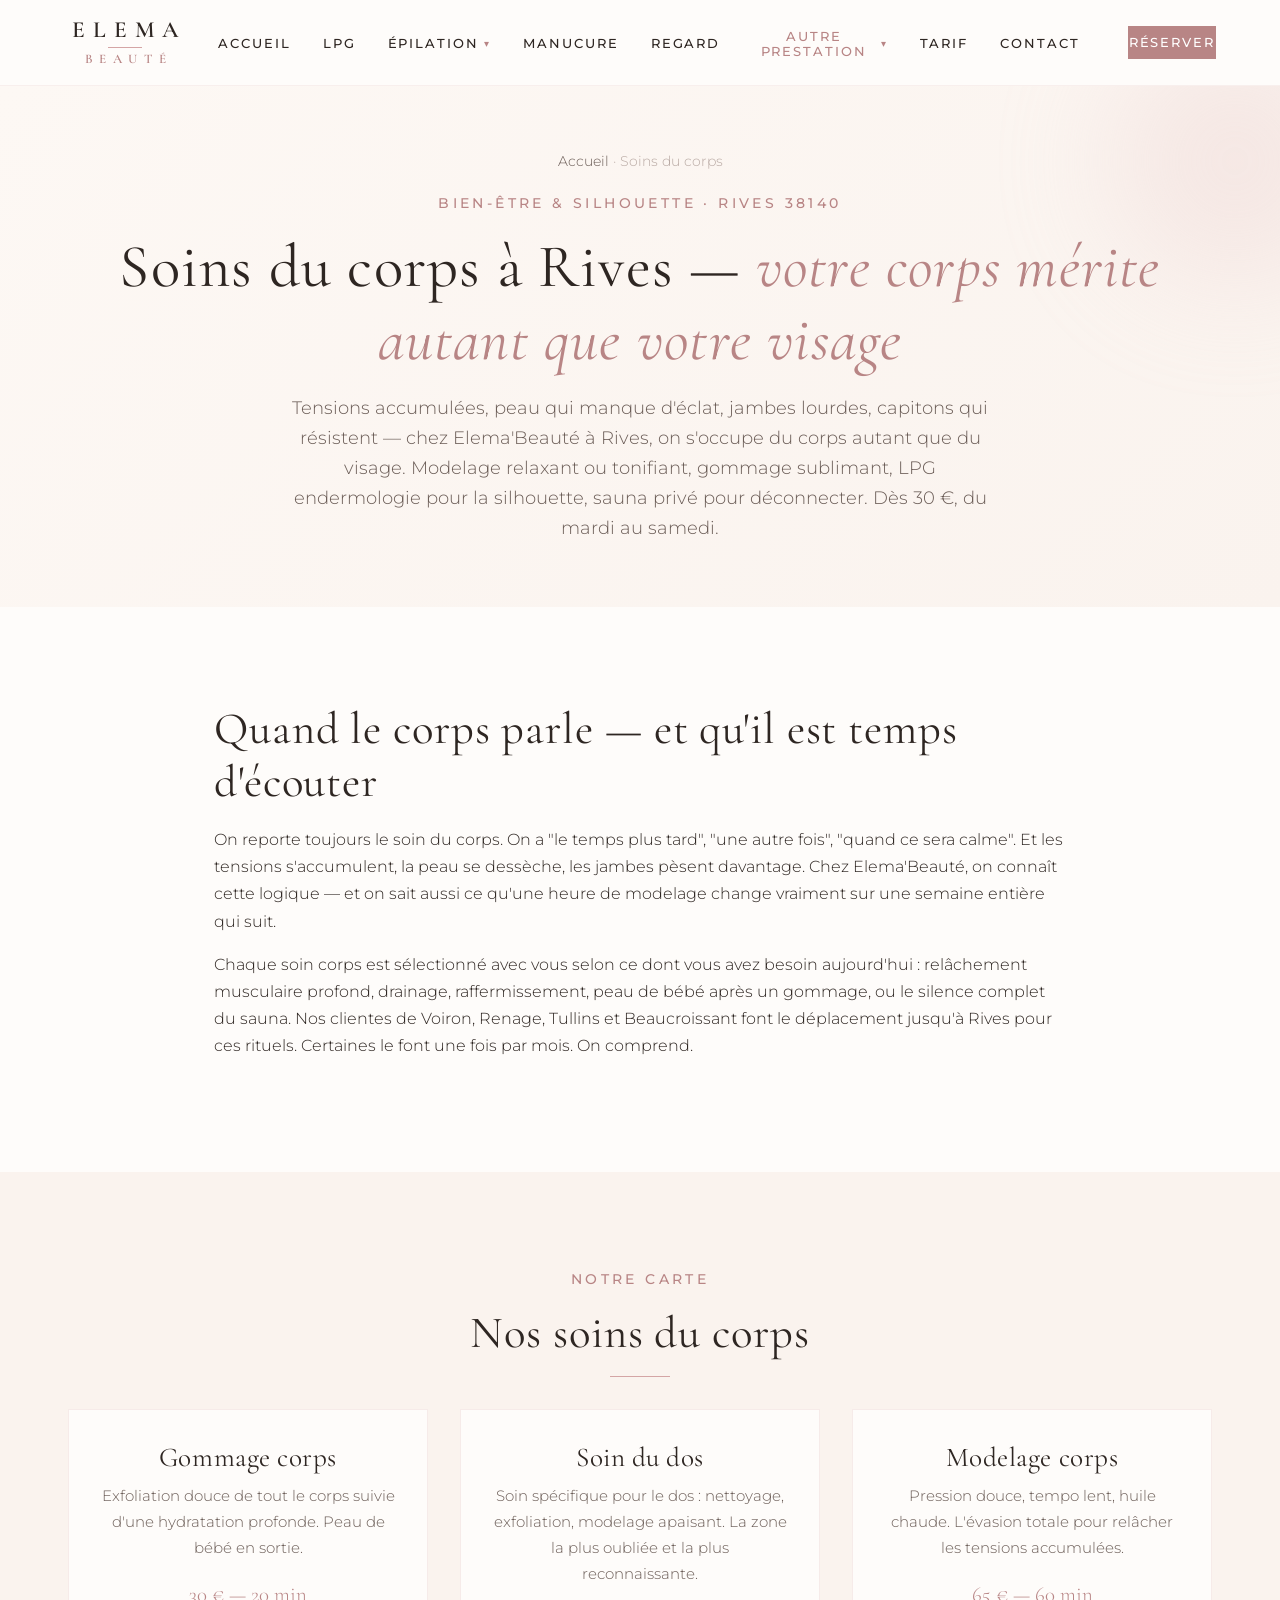
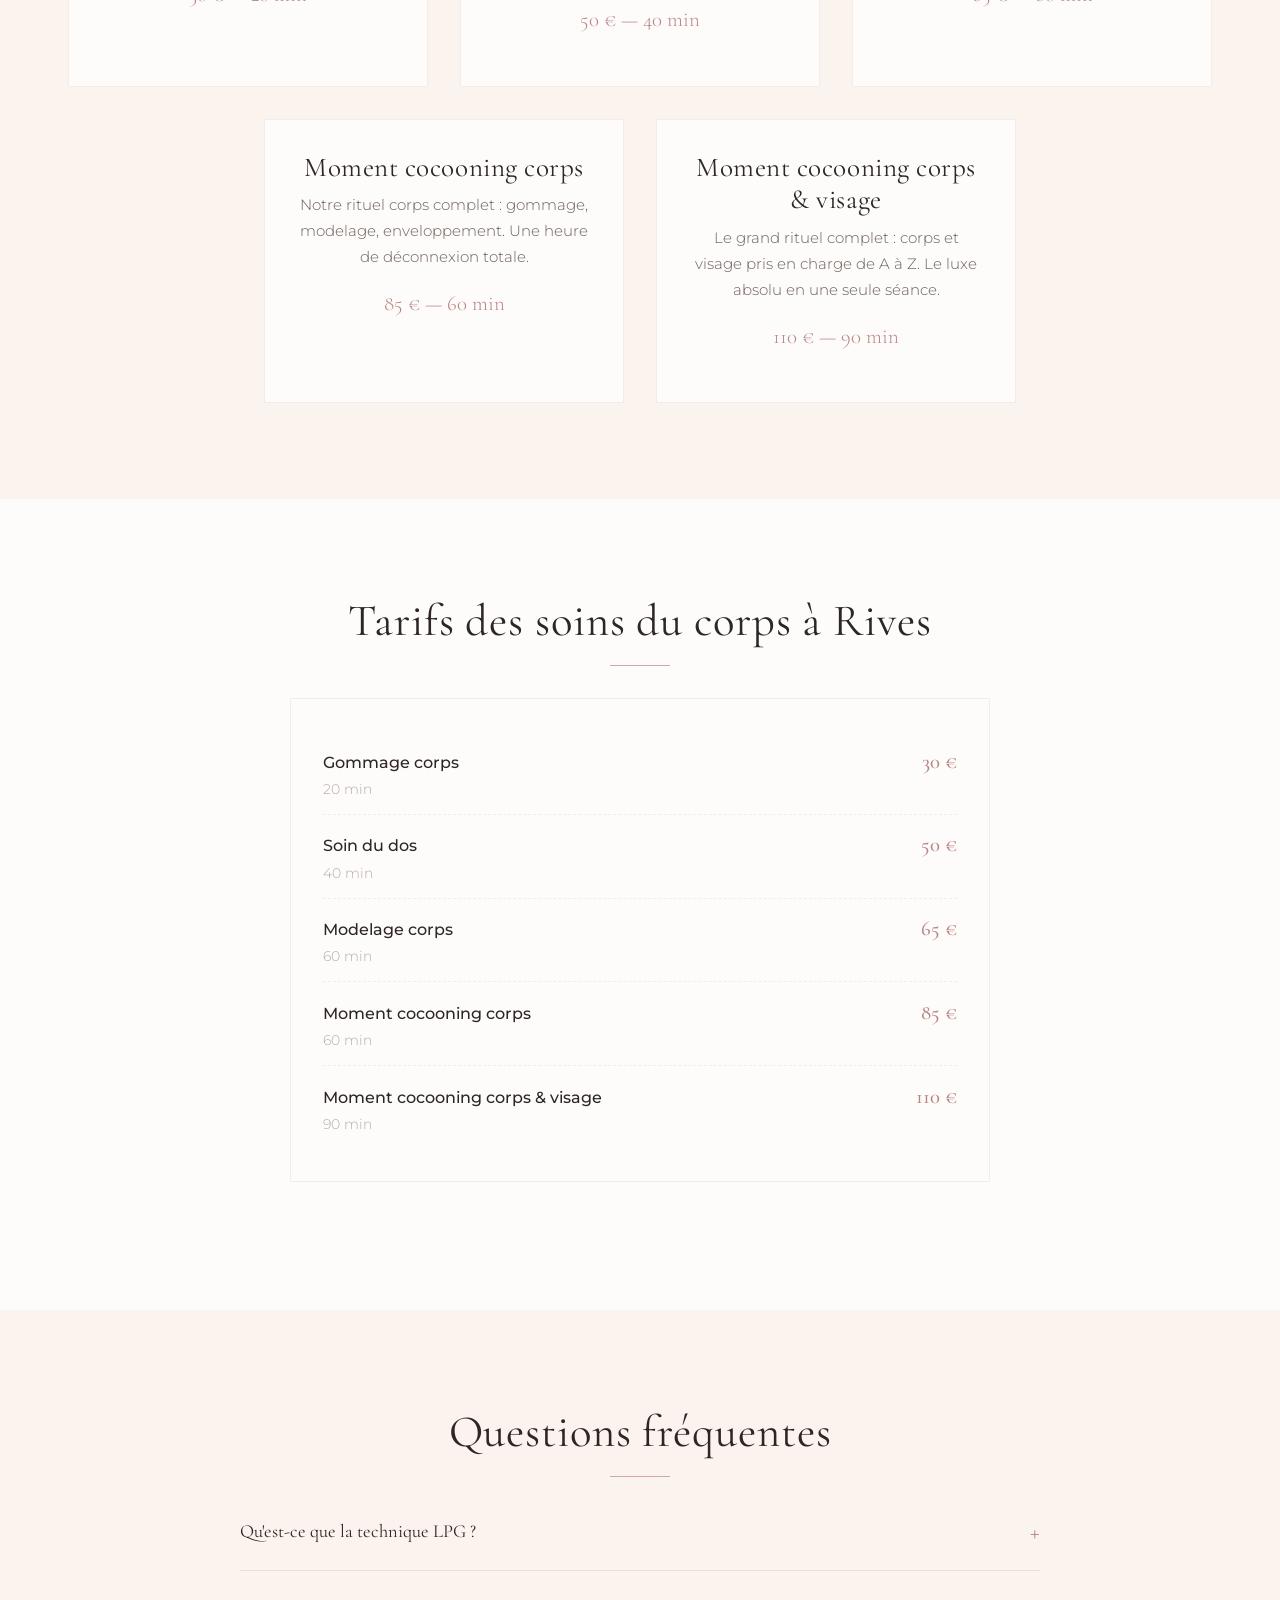
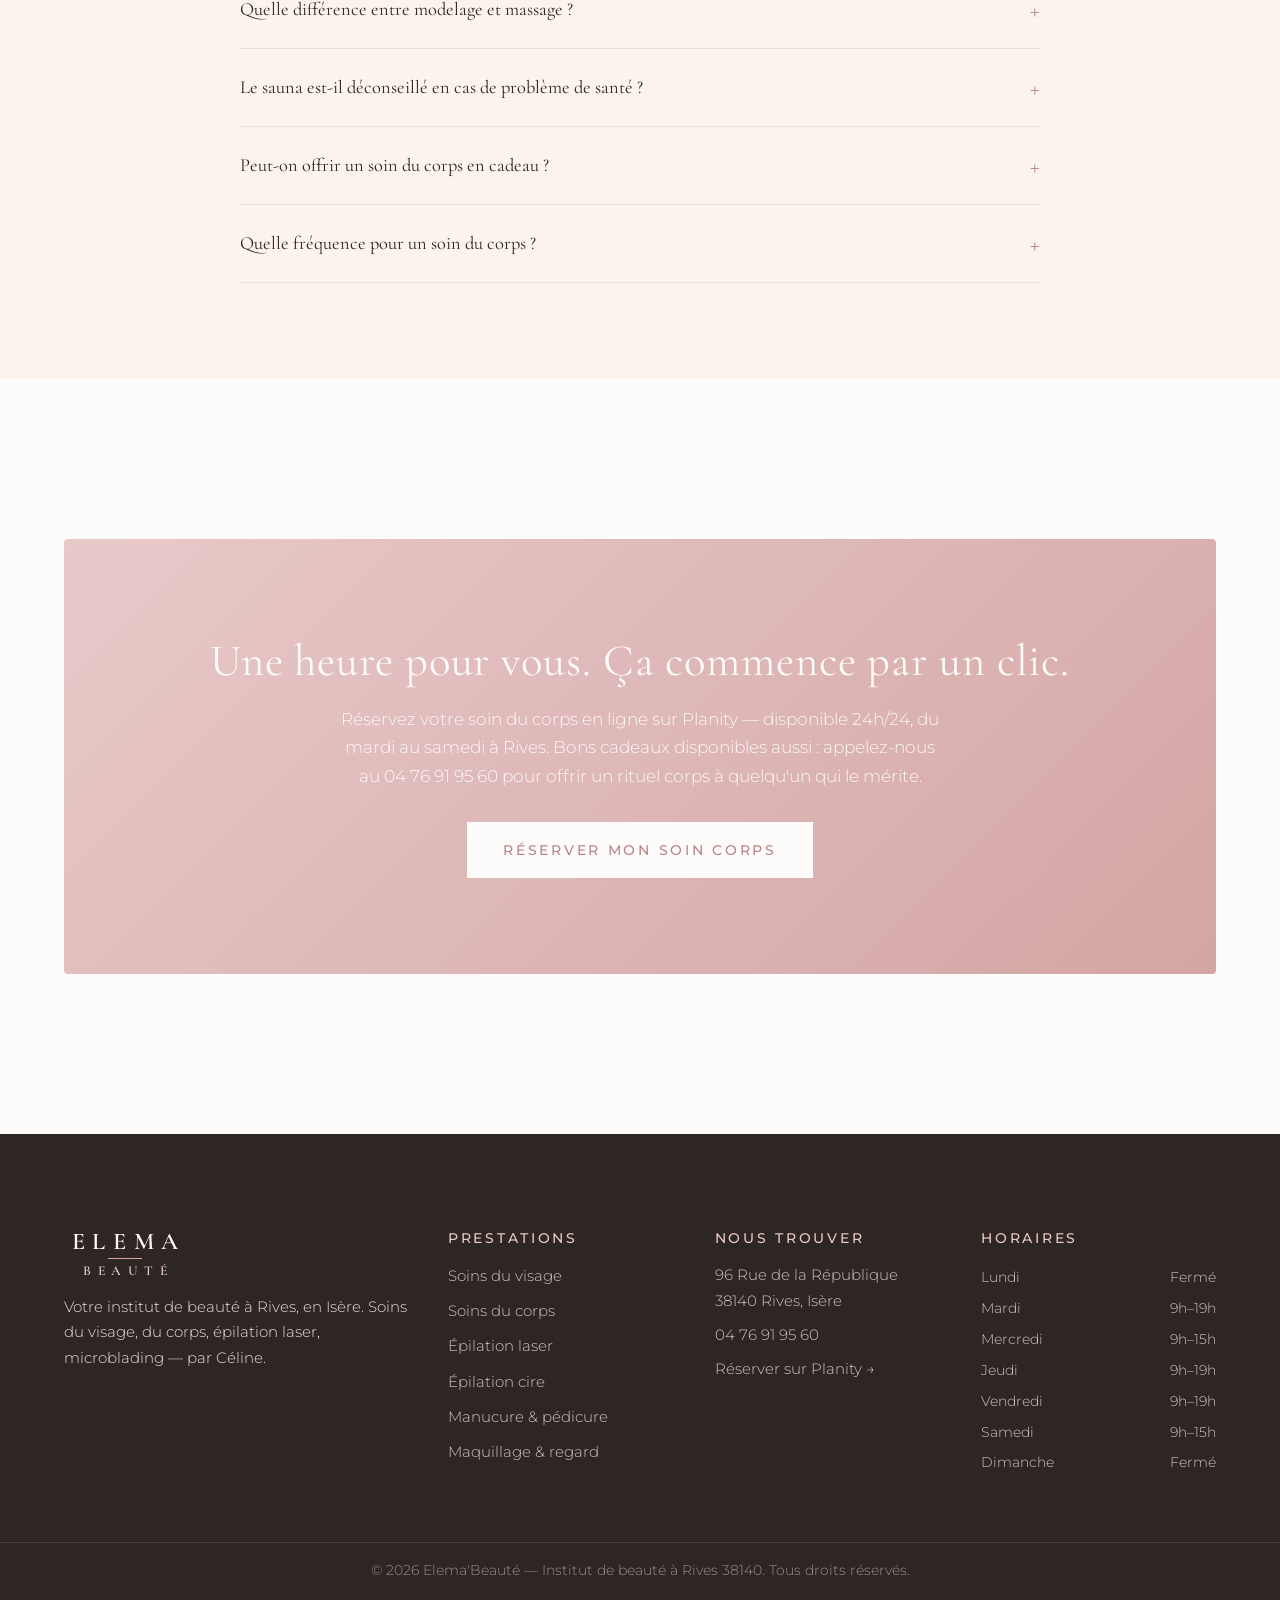
<file: soins-corps.html>
<!DOCTYPE html>
<html lang="fr">
<head>
  <meta charset="UTF-8">
  <meta name="viewport" content="width=device-width, initial-scale=1.0">

  <title>Soins du corps à Rives 38140 — Modelage, LPG, sauna | Elema'Beauté</title>
  <meta name="description" content="Soins du corps à Rives chez Elema'Beauté : modelage, gommage, LPG endermologie, sauna. De 30 € à 130 €. Bien-être et silhouette en Isère, proche Voiron et Tullins.">
  <meta name="keywords" content="soin corps Rives, modelage Rives 38140, LPG Rives, endermologie Voiron, sauna Rives, gommage corps Isère, soin minceur Rives">
  <meta name="robots" content="index, follow">
  <link rel="canonical" href="https://elemabeaute.fr/soins-corps.html">

  <meta property="og:title" content="Soins du corps à Rives — Elema'Beauté">
  <meta property="og:description" content="Modelage, gommage, LPG, sauna. Bien-être et silhouette à Rives en Isère.">
  <meta property="og:type" content="website">
  <meta property="og:url" content="https://elemabeaute.fr/soins-corps.html">
  <meta property="og:locale" content="fr_FR">

  <meta name="geo.region" content="FR-38">
  <meta name="geo.placename" content="Rives">

  <link rel="preconnect" href="https://fonts.googleapis.com">
  <link rel="preconnect" href="https://fonts.gstatic.com" crossorigin>
  <link href="https://fonts.googleapis.com/css2?family=Cormorant+Garamond:ital,wght@0,300;0,400;0,500;1,400&family=Montserrat:wght@300;400;500;600&display=swap" rel="stylesheet">
  <link rel="stylesheet" href="css/style.css">
  <link rel="icon" type="image/svg+xml" href="data:image/svg+xml,<svg xmlns='http://www.w3.org/2000/svg' viewBox='0 0 32 32'><rect width='32' height='32' rx='7' fill='%23b88585'/><text x='16' y='22' font-family='Georgia,serif' font-size='19' font-weight='500' fill='%23fefcfa' text-anchor='middle'>E</text></svg>">

  <script type="application/ld+json">
  {
    "@context": "https://schema.org",
    "@type": "Service",
    "serviceType": "Soin du corps",
    "name": "Soins du corps à Rives 38140",
    "description": "Modelages, gommages, LPG endermologie, sauna. Soins corps complets chez Elema'Beauté à Rives.",
    "provider": { "@type": "BeautySalon", "name": "Elema'Beauté", "address": { "@type": "PostalAddress", "streetAddress": "96 Rue de la République", "addressLocality": "Rives", "postalCode": "38140", "addressCountry": "FR" }, "telephone": "+33476919560" },
    "areaServed": [{"@type":"City","name":"Rives"},{"@type":"City","name":"Voiron"},{"@type":"City","name":"Renage"},{"@type":"City","name":"Tullins"}],
    "offers": { "@type": "AggregateOffer", "lowPrice": "30", "highPrice": "130", "priceCurrency": "EUR" }
  }
  </script>

  <script type="application/ld+json">
  {
    "@context": "https://schema.org",
    "@type": "FAQPage",
    "mainEntity": [
      { "@type": "Question", "name": "Qu'est-ce que la technique LPG ?", "acceptedAnswer": { "@type": "Answer", "text": "Le LPG (endermologie) est une technique de modelage mécanique par aspiration et roulement qui agit sur les capitons et la fermeté de la peau. Très efficace en cure de 8 à 12 séances pour la silhouette." } },
      { "@type": "Question", "name": "Quelle différence entre modelage et massage ?", "acceptedAnswer": { "@type": "Answer", "text": "En institut de beauté, on parle de modelage : un soin bien-être et esthétique, sans visée thérapeutique. Le massage relève du domaine médical et paramédical (kinésithérapie)." } },
      { "@type": "Question", "name": "Le sauna est-il déconseillé en cas de problème de santé ?", "acceptedAnswer": { "@type": "Answer", "text": "Le sauna est déconseillé en cas de problèmes cardio-vasculaires, hypertension non contrôlée, grossesse, fièvre. En cas de doute, consultez votre médecin avant la séance." } }
    ]
  }
  </script>

  <script type="application/ld+json">
  {
    "@context": "https://schema.org",
    "@type": "BreadcrumbList",
    "itemListElement": [
      { "@type": "ListItem", "position": 1, "name": "Accueil", "item": "https://elemabeaute.fr/" },
      { "@type": "ListItem", "position": 2, "name": "Soins du corps", "item": "https://elemabeaute.fr/soins-corps.html" }
    ]
  }
  </script>
</head>
<body>

    <nav class="navbar" aria-label="Navigation principale">
    <div class="container">
      <a href="index.html" class="nav-logo" aria-label="Elema'Beauté — Accueil"><span class="nav-logo-top">Elema</span><span class="nav-logo-bottom">Beauté</span></a>
      <button class="nav-toggle" aria-label="Ouvrir le menu" aria-expanded="false"><span></span><span></span><span></span></button>
      <ul class="nav-menu">
        <li><a href="index.html">Accueil</a></li>
        <li><a href="lpg.html">LPG</a></li>
        <li class="has-dropdown">
          <button class="dropdown-toggle" aria-expanded="false" aria-haspopup="true">Épilation</button>
          <ul class="dropdown-menu">
            <li><a href="epilation-laser.html">Épilation laser</a></li>
            <li><a href="epilation.html">Épilation à la cire</a></li>
          </ul>
        </li>
        <li><a href="manucure-pedicure.html">Manucure</a></li>
        <li><a href="maquillage-regard.html">Regard</a></li>
        <li class="has-dropdown active-parent">
          <button class="dropdown-toggle" aria-expanded="false" aria-haspopup="true">Autre prestation</button>
          <ul class="dropdown-menu">
            <li><a href="microblading.html">Microblading</a></li>
            <li><a href="soins.html" class="active">Soins</a></li>
            <li><a href="sauna.html">Sauna</a></li>
            <li><a href="methode-amincissante.html">Méthode amincissante</a></li>
          </ul>
        </li>
        <li><a href="tarifs.html">Tarif</a></li>
        <li><a href="contact.html">Contact</a></li>
        <li class="nav-cta"><a href="https://www.planity.com/elema-beaute-38140-rives" target="_blank" rel="noopener" class="btn btn-primary">Réserver</a></li>
      </ul>
    </div>
  </nav>

  <header class="page-hero">
    <div class="container">
      <nav class="breadcrumb"><a href="index.html">Accueil</a> · Soins du corps</nav>
      <span class="eyebrow">Bien-être & silhouette · Rives 38140</span>
      <h1>Soins du corps à Rives — <span style="color:var(--rose-poudre-fonce);font-style:italic;">votre corps mérite autant que votre visage</span></h1>
      <p>Tensions accumulées, peau qui manque d'éclat, jambes lourdes, capitons qui résistent — chez Elema'Beauté à Rives, on s'occupe du corps autant que du visage. Modelage relaxant ou tonifiant, gommage sublimant, LPG endermologie pour la silhouette, sauna privé pour déconnecter. Dès 30 €, du mardi au samedi.</p>
    </div>
  </header>

  <section class="section-white">
    <div class="container-narrow">
      <h2 class="brush-stroke">Quand le corps parle — et qu'il est temps d'écouter</h2>
      <p>On reporte toujours le soin du corps. On a "le temps plus tard", "une autre fois", "quand ce sera calme". Et les tensions s'accumulent, la peau se dessèche, les jambes pèsent davantage. Chez Elema'Beauté, on connaît cette logique — et on sait aussi ce qu'une heure de modelage change vraiment sur une semaine entière qui suit.</p>
      <p>Chaque soin corps est sélectionné avec vous selon ce dont vous avez besoin aujourd'hui : relâchement musculaire profond, drainage, raffermissement, peau de bébé après un gommage, ou le silence complet du sauna. Nos clientes de Voiron, Renage, Tullins et Beaucroissant font le déplacement jusqu'à Rives pour ces rituels. Certaines le font une fois par mois. On comprend.</p>
    </div>
  </section>

  <section class="section-cream">
    <div class="container">
      <span class="eyebrow text-center" style="display:block;text-align:center;">Notre carte</span>
      <h2 class="section-title">Nos soins du corps</h2>

      <div class="services-grid">
        <article class="service-card"><h3>Gommage corps</h3><p>Exfoliation douce de tout le corps suivie d'une hydratation profonde. Peau de bébé en sortie.</p><p style="color:var(--rose-poudre-fonce);font-family:var(--font-serif);font-size:1.3rem;">30 € — 20 min</p></article>
        <article class="service-card"><h3>Soin du dos</h3><p>Soin spécifique pour le dos : nettoyage, exfoliation, modelage apaisant. La zone la plus oubliée et la plus reconnaissante.</p><p style="color:var(--rose-poudre-fonce);font-family:var(--font-serif);font-size:1.3rem;">50 € — 40 min</p></article>
        <article class="service-card"><h3>Modelage corps</h3><p>Pression douce, tempo lent, huile chaude. L'évasion totale pour relâcher les tensions accumulées.</p><p style="color:var(--rose-poudre-fonce);font-family:var(--font-serif);font-size:1.3rem;">65 € — 60 min</p></article>
        <article class="service-card"><h3>Moment cocooning corps</h3><p>Notre rituel corps complet : gommage, modelage, enveloppement. Une heure de déconnexion totale.</p><p style="color:var(--rose-poudre-fonce);font-family:var(--font-serif);font-size:1.3rem;">85 € — 60 min</p></article>
        <article class="service-card"><h3>Moment cocooning corps & visage</h3><p>Le grand rituel complet : corps et visage pris en charge de A à Z. Le luxe absolu en une seule séance.</p><p style="color:var(--rose-poudre-fonce);font-family:var(--font-serif);font-size:1.3rem;">110 € — 90 min</p></article>
      </div>
    </div>
  </section>

  <section class="section-white">
    <div class="container">
      <h2 class="section-title">Tarifs des soins du corps à Rives</h2>
      <div class="pricing-table" style="max-width:700px;margin:var(--space-md) auto;">
        <div class="pricing-row"><div class="pricing-info"><span class="pricing-name">Gommage corps</span><span class="pricing-duration">20 min</span></div><span class="pricing-price">30 €</span></div>
        <div class="pricing-row"><div class="pricing-info"><span class="pricing-name">Soin du dos</span><span class="pricing-duration">40 min</span></div><span class="pricing-price">50 €</span></div>
        <div class="pricing-row"><div class="pricing-info"><span class="pricing-name">Modelage corps</span><span class="pricing-duration">60 min</span></div><span class="pricing-price">65 €</span></div>
        <div class="pricing-row"><div class="pricing-info"><span class="pricing-name">Moment cocooning corps</span><span class="pricing-duration">60 min</span></div><span class="pricing-price">85 €</span></div>
        <div class="pricing-row"><div class="pricing-info"><span class="pricing-name">Moment cocooning corps & visage</span><span class="pricing-duration">90 min</span></div><span class="pricing-price">110 €</span></div>
      </div>
    </div>
  </section>

  <section class="section-cream">
    <div class="container">
      <h2 class="section-title">Questions fréquentes</h2>
      <div class="faq">
        <div class="faq-item"><button class="faq-question">Qu'est-ce que la technique LPG ?</button><div class="faq-answer"><p>Le LPG (endermologie) est une technique de modelage mécanique par aspiration et roulement qui agit sur les capitons et la fermeté de la peau. Très efficace en cure de 8 à 12 séances pour la silhouette.</p></div></div>
        <div class="faq-item"><button class="faq-question">Quelle différence entre modelage et massage ?</button><div class="faq-answer"><p>En institut de beauté, on parle de modelage : un soin bien-être et esthétique, sans visée thérapeutique. Le massage relève du domaine médical et paramédical (kinésithérapie).</p></div></div>
        <div class="faq-item"><button class="faq-question">Le sauna est-il déconseillé en cas de problème de santé ?</button><div class="faq-answer"><p>Le sauna est déconseillé en cas de problèmes cardio-vasculaires, hypertension non contrôlée, grossesse, fièvre. En cas de doute, consultez votre médecin avant la séance.</p></div></div>
        <div class="faq-item"><button class="faq-question">Peut-on offrir un soin du corps en cadeau ?</button><div class="faq-answer"><p>Bien sûr ! Nous proposons des bons cadeaux pour tous nos soins. Une idée parfaite pour un anniversaire, une fête des mères ou tout simplement faire plaisir.</p></div></div>
        <div class="faq-item"><button class="faq-question">Quelle fréquence pour un soin du corps ?</button><div class="faq-answer"><p>Pour le bien-être : 1 fois par mois. Pour le LPG en cure : 1 à 2 fois par semaine sur 8 à 12 séances. Pour le sauna : aussi souvent que vous le souhaitez !</p></div></div>
      </div>
    </div>
  </section>

  <section class="section-white">
    <div class="container">
      <div class="cta-block">
        <h2>Une heure pour vous. Ça commence par un clic.</h2>
        <p>Réservez votre soin du corps en ligne sur Planity — disponible 24h/24, du mardi au samedi à Rives. Bons cadeaux disponibles aussi : appelez-nous au 04 76 91 95 60 pour offrir un rituel corps à quelqu'un qui le mérite.</p>
        <a href="https://www.planity.com/elema-beaute-38140-rives" target="_blank" rel="noopener" class="btn btn-primary">Réserver mon soin corps</a>
      </div>
    </div>
  </section>

  <footer class="footer">
    <div class="container">
      <div class="footer-brand"><a href="index.html" class="footer-logo" aria-label="Elema'Beauté — Accueil"><span class="footer-logo-top">Elema</span><span class="footer-logo-bottom">Beauté</span></a><p>Votre institut de beauté à Rives, en Isère. Soins du visage, du corps, épilation laser, microblading — par Céline.</p></div>
      <div><h4>Prestations</h4><ul><li><a href="soins-visage.html">Soins du visage</a></li><li><a href="soins-corps.html">Soins du corps</a></li><li><a href="epilation-laser.html">Épilation laser</a></li><li><a href="epilation.html">Épilation cire</a></li><li><a href="manucure-pedicure.html">Manucure & pédicure</a></li><li><a href="maquillage-regard.html">Maquillage & regard</a></li></ul></div>
      <div class="footer-contact"><h4>Nous trouver</h4><p>96 Rue de la République<br>38140 Rives, Isère</p><p><a href="tel:+33476919560">04 76 91 95 60</a></p><p><a href="https://www.planity.com/elema-beaute-38140-rives" target="_blank" rel="noopener">Réserver sur Planity →</a></p></div>
      <div><h4>Horaires</h4><div class="footer-hours"><div><span>Lundi</span><span>Fermé</span></div><div><span>Mardi</span><span>9h–19h</span></div><div><span>Mercredi</span><span>9h–15h</span></div><div><span>Jeudi</span><span>9h–19h</span></div><div><span>Vendredi</span><span>9h–19h</span></div><div><span>Samedi</span><span>9h–15h</span></div><div><span>Dimanche</span><span>Fermé</span></div></div></div>
    </div>
    <div class="footer-bottom"><p>© <span id="current-year"></span> Elema'Beauté — Institut de beauté à Rives 38140. Tous droits réservés.</p></div>
  </footer>

  <script src="js/main.js" defer></script>
</body>
</html>
</file>
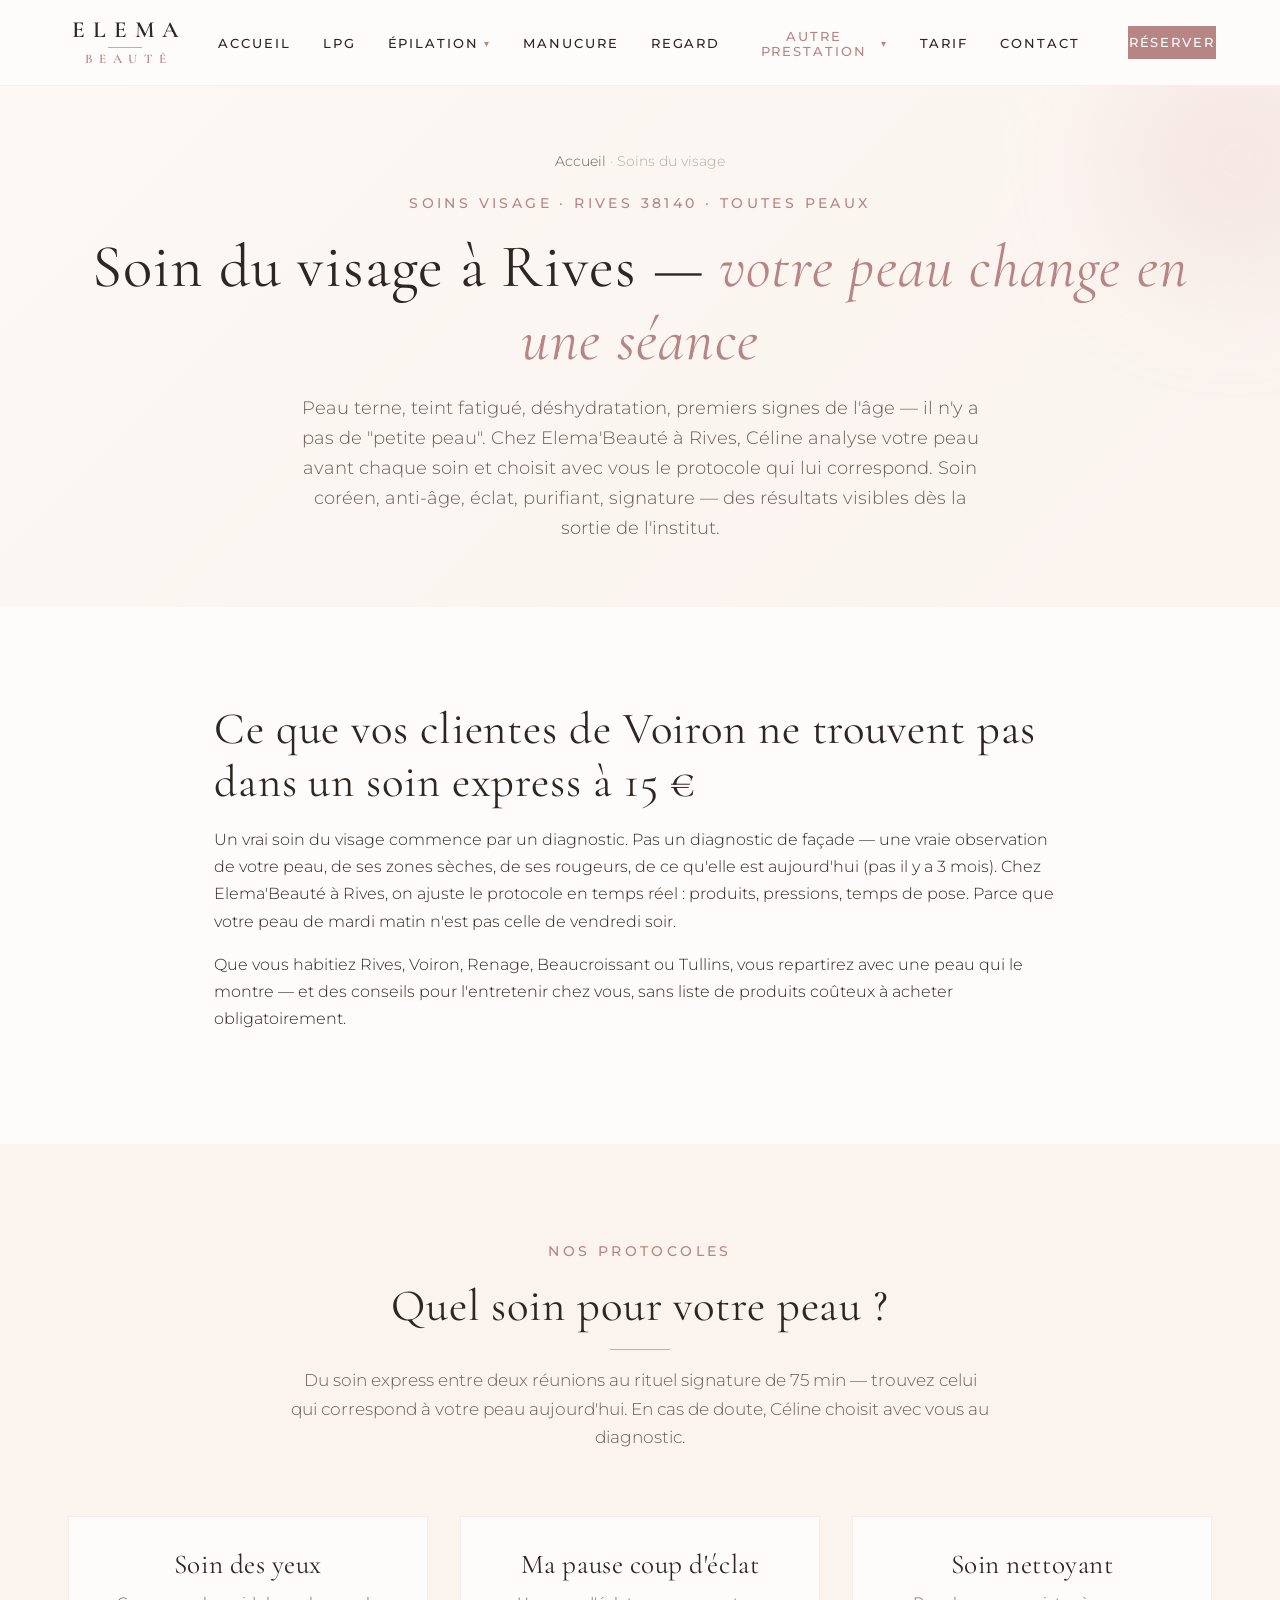
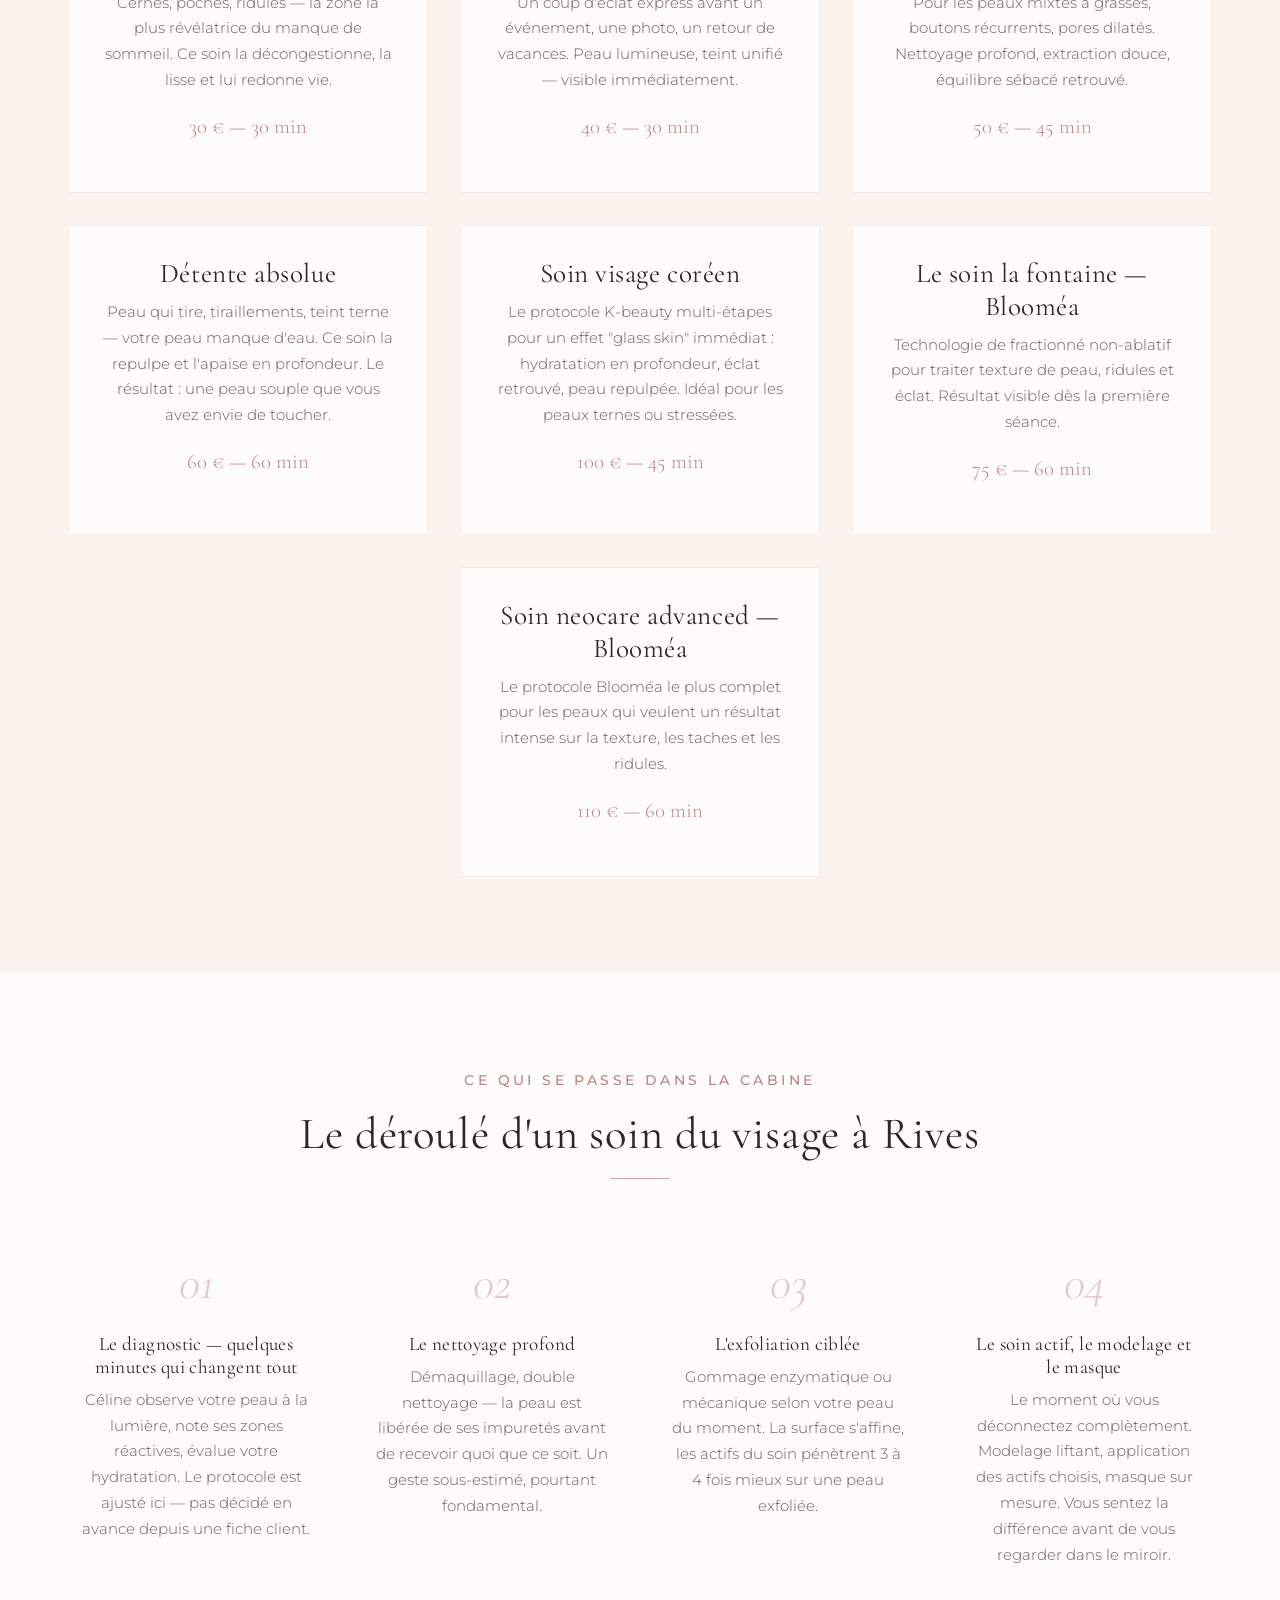
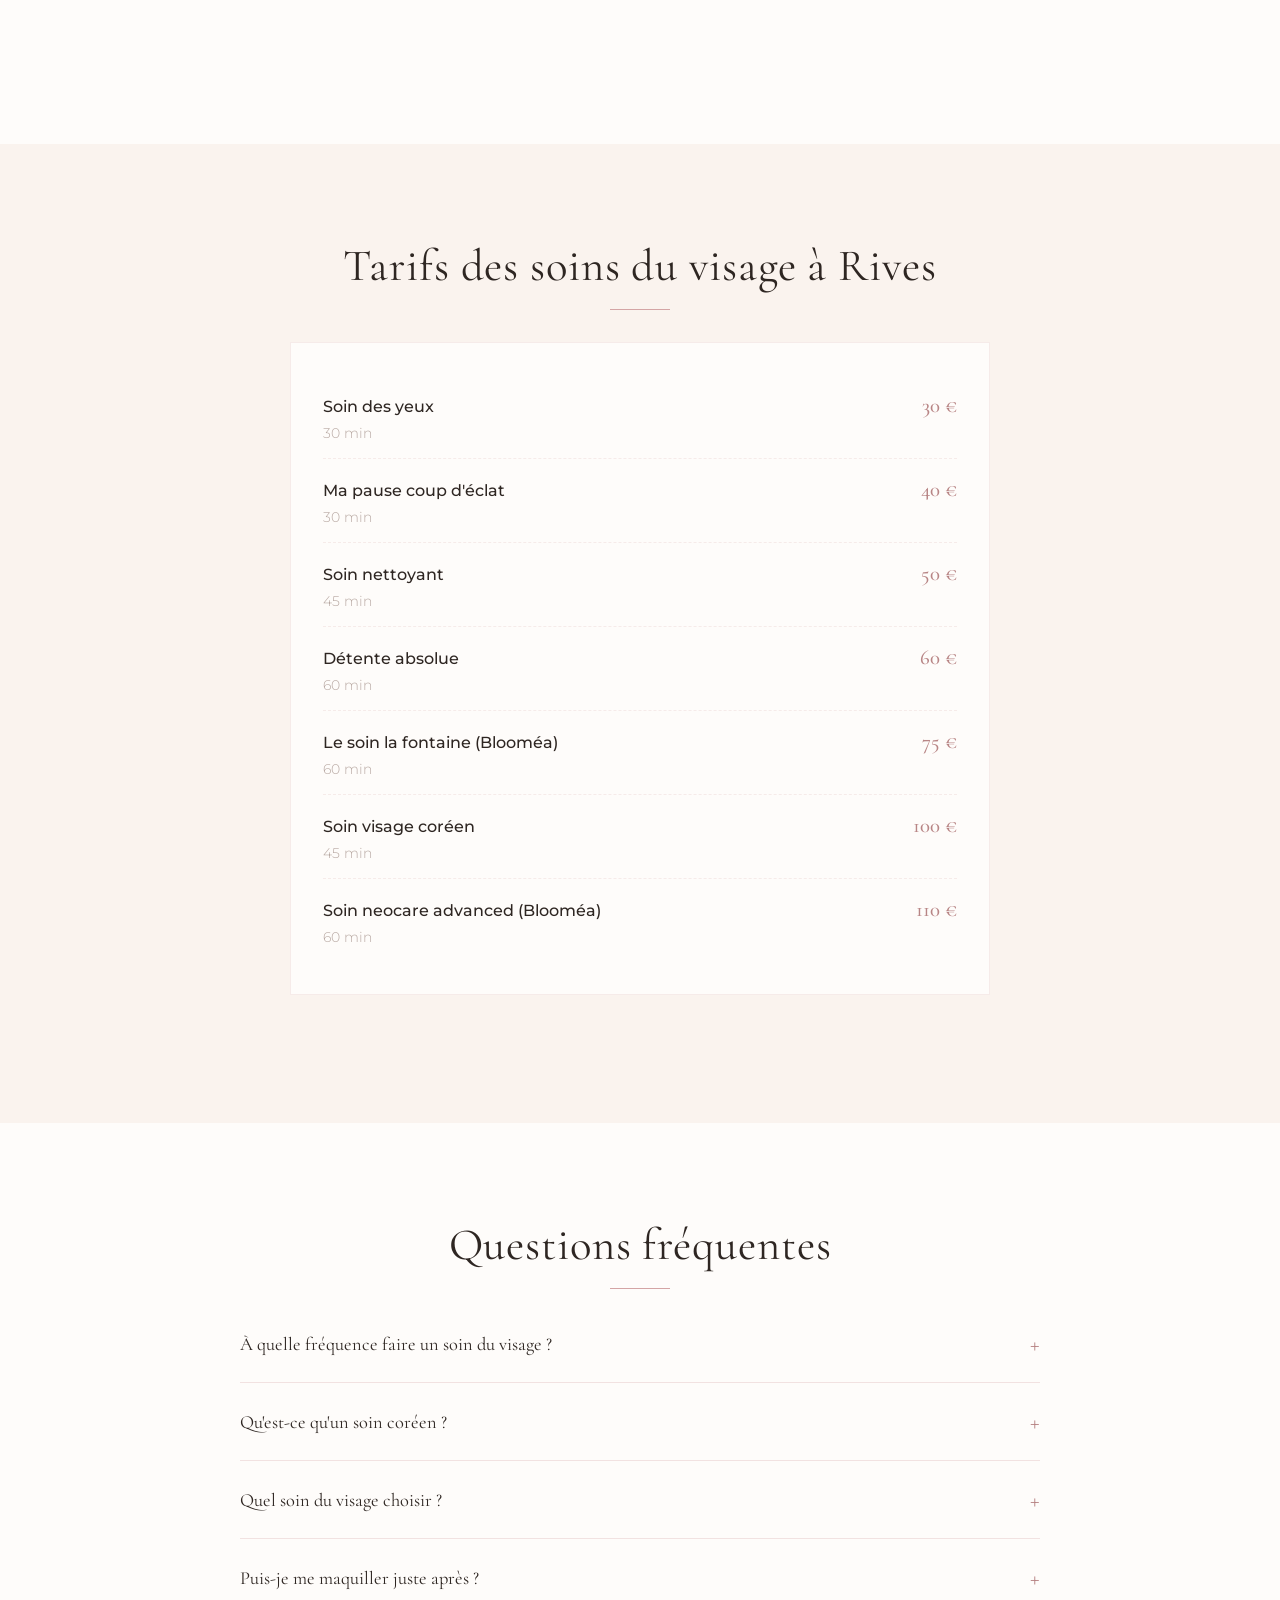
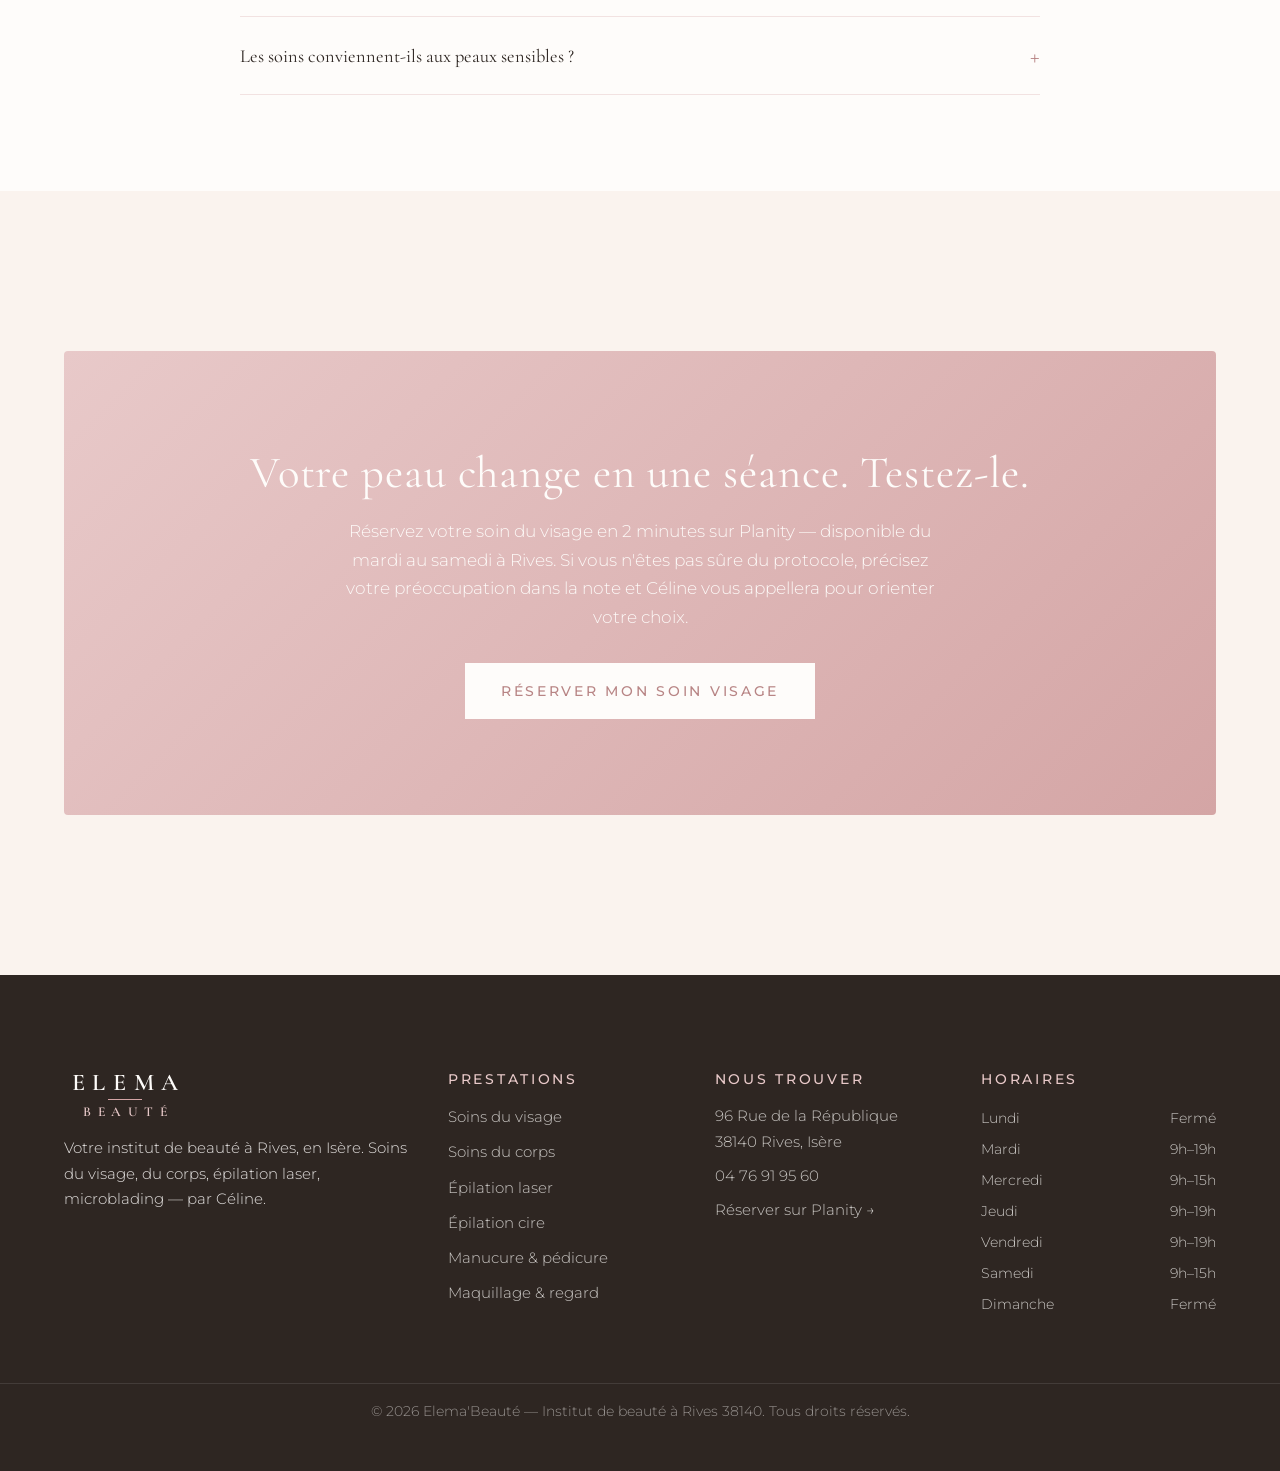
<file: soins-visage.html>
<!DOCTYPE html>
<html lang="fr">
<head>
  <meta charset="UTF-8">
  <meta name="viewport" content="width=device-width, initial-scale=1.0">

  <title>Soin du visage à Rives 38140 — Elema'Beauté | Soin coréen, anti-âge, éclat</title>
  <meta name="description" content="Soins du visage à Rives chez Elema'Beauté : soin coréen, soin éclat, soin anti-âge, soin hydratation. À partir de 30 €. Esthéticiennes diplômées en Isère, proche Voiron.">
  <meta name="keywords" content="soin visage Rives, soin coréen Rives, soin anti-âge Rives, institut beauté visage Voiron, soin éclat 38140, peeling Rives, nettoyage de peau Rives">
  <meta name="robots" content="index, follow">
  <link rel="canonical" href="https://elemabeaute.fr/soins-visage.html">

  <meta property="og:title" content="Soins du visage à Rives — Elema'Beauté">
  <meta property="og:description" content="Soin coréen, soin éclat, anti-âge, hydratation. Esthéticiennes diplômées à Rives en Isère.">
  <meta property="og:type" content="website">
  <meta property="og:url" content="https://elemabeaute.fr/soins-visage.html">
  <meta property="og:locale" content="fr_FR">

  <meta name="geo.region" content="FR-38">
  <meta name="geo.placename" content="Rives">

  <link rel="preconnect" href="https://fonts.googleapis.com">
  <link rel="preconnect" href="https://fonts.gstatic.com" crossorigin>
  <link href="https://fonts.googleapis.com/css2?family=Cormorant+Garamond:ital,wght@0,300;0,400;0,500;1,400&family=Montserrat:wght@300;400;500;600&display=swap" rel="stylesheet">
  <link rel="stylesheet" href="css/style.css">
  <link rel="icon" type="image/svg+xml" href="data:image/svg+xml,<svg xmlns='http://www.w3.org/2000/svg' viewBox='0 0 32 32'><rect width='32' height='32' rx='7' fill='%23b88585'/><text x='16' y='22' font-family='Georgia,serif' font-size='19' font-weight='500' fill='%23fefcfa' text-anchor='middle'>E</text></svg>">

  <script type="application/ld+json">
  {
    "@context": "https://schema.org",
    "@type": "Service",
    "serviceType": "Soin du visage",
    "name": "Soins du visage à Rives 38140",
    "description": "Soins du visage personnalisés chez Elema'Beauté à Rives : soin coréen, soin éclat, anti-âge, hydratation.",
    "provider": {
      "@type": "BeautySalon",
      "name": "Elema'Beauté",
      "address": { "@type": "PostalAddress", "streetAddress": "96 Rue de la République", "addressLocality": "Rives", "postalCode": "38140", "addressCountry": "FR" },
      "telephone": "+33476919560"
    },
    "areaServed": [{"@type":"City","name":"Rives"},{"@type":"City","name":"Voiron"},{"@type":"City","name":"Renage"},{"@type":"City","name":"Tullins"},{"@type":"City","name":"Moirans"}],
    "offers": { "@type": "AggregateOffer", "lowPrice": "30", "highPrice": "110", "priceCurrency": "EUR" }
  }
  </script>

  <script type="application/ld+json">
  {
    "@context": "https://schema.org",
    "@type": "FAQPage",
    "mainEntity": [
      { "@type": "Question", "name": "À quelle fréquence faire un soin du visage ?", "acceptedAnswer": { "@type": "Answer", "text": "Idéalement une fois par mois pour entretenir une peau saine. En cure intensive (déshydratation, peau sensibilisée, anti-âge), une séance toutes les 2 à 3 semaines pendant 1 à 2 mois." } },
      { "@type": "Question", "name": "Qu'est-ce qu'un soin coréen ?", "acceptedAnswer": { "@type": "Answer", "text": "Un protocole en plusieurs étapes inspiré de la K-beauty, axé sur l'hydratation profonde, la luminosité et l'effet \"glass skin\". Idéal pour les peaux ternes, déshydratées ou stressées. Disponible à Rives chez Elema'Beauté à 80 €." } },
      { "@type": "Question", "name": "Quel soin du visage choisir ?", "acceptedAnswer": { "@type": "Answer", "text": "Cela dépend de votre type de peau et de vos objectifs : éclat, hydratation, anti-âge, anti-imperfections. Lors de votre venue à l'institut, nous analysons votre peau et choisissons ensemble le soin le plus adapté." } }
    ]
  }
  </script>

  <script type="application/ld+json">
  {
    "@context": "https://schema.org",
    "@type": "BreadcrumbList",
    "itemListElement": [
      { "@type": "ListItem", "position": 1, "name": "Accueil", "item": "https://elemabeaute.fr/" },
      { "@type": "ListItem", "position": 2, "name": "Soins du visage", "item": "https://elemabeaute.fr/soins-visage.html" }
    ]
  }
  </script>
</head>
<body>

    <nav class="navbar" aria-label="Navigation principale">
    <div class="container">
      <a href="index.html" class="nav-logo" aria-label="Elema'Beauté — Accueil"><span class="nav-logo-top">Elema</span><span class="nav-logo-bottom">Beauté</span></a>
      <button class="nav-toggle" aria-label="Ouvrir le menu" aria-expanded="false"><span></span><span></span><span></span></button>
      <ul class="nav-menu">
        <li><a href="index.html">Accueil</a></li>
        <li><a href="lpg.html">LPG</a></li>
        <li class="has-dropdown">
          <button class="dropdown-toggle" aria-expanded="false" aria-haspopup="true">Épilation</button>
          <ul class="dropdown-menu">
            <li><a href="epilation-laser.html">Épilation laser</a></li>
            <li><a href="epilation.html">Épilation à la cire</a></li>
          </ul>
        </li>
        <li><a href="manucure-pedicure.html">Manucure</a></li>
        <li><a href="maquillage-regard.html">Regard</a></li>
        <li class="has-dropdown active-parent">
          <button class="dropdown-toggle" aria-expanded="false" aria-haspopup="true">Autre prestation</button>
          <ul class="dropdown-menu">
            <li><a href="microblading.html">Microblading</a></li>
            <li><a href="soins.html" class="active">Soins</a></li>
            <li><a href="sauna.html">Sauna</a></li>
            <li><a href="methode-amincissante.html">Méthode amincissante</a></li>
          </ul>
        </li>
        <li><a href="tarifs.html">Tarif</a></li>
        <li><a href="contact.html">Contact</a></li>
        <li class="nav-cta"><a href="https://www.planity.com/elema-beaute-38140-rives" target="_blank" rel="noopener" class="btn btn-primary">Réserver</a></li>
      </ul>
    </div>
  </nav>

  <header class="page-hero">
    <div class="container">
      <nav class="breadcrumb"><a href="index.html">Accueil</a> · Soins du visage</nav>
      <span class="eyebrow">Soins visage · Rives 38140 · Toutes peaux</span>
      <h1>Soin du visage à Rives — <span style="color:var(--rose-poudre-fonce);font-style:italic;">votre peau change en une séance</span></h1>
      <p>Peau terne, teint fatigué, déshydratation, premiers signes de l'âge — il n'y a pas de "petite peau". Chez Elema'Beauté à Rives, Céline analyse votre peau avant chaque soin et choisit avec vous le protocole qui lui correspond. Soin coréen, anti-âge, éclat, purifiant, signature — des résultats visibles dès la sortie de l'institut.</p>
    </div>
  </header>

  <section class="section-white">
    <div class="container-narrow">
      <h2 class="brush-stroke">Ce que vos clientes de Voiron ne trouvent pas dans un soin express à 15 €</h2>
      <p>Un vrai soin du visage commence par un diagnostic. Pas un diagnostic de façade — une vraie observation de votre peau, de ses zones sèches, de ses rougeurs, de ce qu'elle est aujourd'hui (pas il y a 3 mois). Chez Elema'Beauté à Rives, on ajuste le protocole en temps réel : produits, pressions, temps de pose. Parce que votre peau de mardi matin n'est pas celle de vendredi soir.</p>
      <p>Que vous habitiez Rives, Voiron, Renage, Beaucroissant ou Tullins, vous repartirez avec une peau qui le montre — et des conseils pour l'entretenir chez vous, sans liste de produits coûteux à acheter obligatoirement.</p>
    </div>
  </section>

  <section class="section-cream">
    <div class="container">
      <span class="eyebrow text-center" style="display:block;text-align:center;">Nos protocoles</span>
      <h2 class="section-title">Quel soin pour votre peau ?</h2>
      <p class="section-intro">Du soin express entre deux réunions au rituel signature de 75 min — trouvez celui qui correspond à votre peau aujourd'hui. En cas de doute, Céline choisit avec vous au diagnostic.</p>

      <div class="services-grid">
        <article class="service-card">
          <h3>Soin des yeux</h3>
          <p>Cernes, poches, ridules — la zone la plus révélatrice du manque de sommeil. Ce soin la décongestionne, la lisse et lui redonne vie.</p>
          <p style="color:var(--rose-poudre-fonce);font-family:var(--font-serif);font-size:1.3rem;">30 € — 30 min</p>
        </article>
        <article class="service-card">
          <h3>Ma pause coup d'éclat</h3>
          <p>Un coup d'éclat express avant un événement, une photo, un retour de vacances. Peau lumineuse, teint unifié — visible immédiatement.</p>
          <p style="color:var(--rose-poudre-fonce);font-family:var(--font-serif);font-size:1.3rem;">40 € — 30 min</p>
        </article>
        <article class="service-card">
          <h3>Soin nettoyant</h3>
          <p>Pour les peaux mixtes à grasses, boutons récurrents, pores dilatés. Nettoyage profond, extraction douce, équilibre sébacé retrouvé.</p>
          <p style="color:var(--rose-poudre-fonce);font-family:var(--font-serif);font-size:1.3rem;">50 € — 45 min</p>
        </article>
        <article class="service-card">
          <h3>Détente absolue</h3>
          <p>Peau qui tire, tiraillements, teint terne — votre peau manque d'eau. Ce soin la repulpe et l'apaise en profondeur. Le résultat : une peau souple que vous avez envie de toucher.</p>
          <p style="color:var(--rose-poudre-fonce);font-family:var(--font-serif);font-size:1.3rem;">60 € — 60 min</p>
        </article>
        <article class="service-card">
          <h3>Soin visage coréen</h3>
          <p>Le protocole K-beauty multi-étapes pour un effet "glass skin" immédiat : hydratation en profondeur, éclat retrouvé, peau repulpée. Idéal pour les peaux ternes ou stressées.</p>
          <p style="color:var(--rose-poudre-fonce);font-family:var(--font-serif);font-size:1.3rem;">100 € — 45 min</p>
        </article>
        <article class="service-card">
          <h3>Le soin la fontaine — Blooméa</h3>
          <p>Technologie de fractionné non-ablatif pour traiter texture de peau, ridules et éclat. Résultat visible dès la première séance.</p>
          <p style="color:var(--rose-poudre-fonce);font-family:var(--font-serif);font-size:1.3rem;">75 € — 60 min</p>
        </article>
        <article class="service-card">
          <h3>Soin neocare advanced — Blooméa</h3>
          <p>Le protocole Blooméa le plus complet pour les peaux qui veulent un résultat intense sur la texture, les taches et les ridules.</p>
          <p style="color:var(--rose-poudre-fonce);font-family:var(--font-serif);font-size:1.3rem;">110 € — 60 min</p>
        </article>
      </div>
    </div>
  </section>

  <section class="section-white">
    <div class="container">
      <span class="eyebrow text-center" style="display:block;text-align:center;">Ce qui se passe dans la cabine</span>
      <h2 class="section-title">Le déroulé d'un soin du visage à Rives</h2>
      <div class="steps">
        <div class="step"><h4>Le diagnostic — quelques minutes qui changent tout</h4><p>Céline observe votre peau à la lumière, note ses zones réactives, évalue votre hydratation. Le protocole est ajusté ici — pas décidé en avance depuis une fiche client.</p></div>
        <div class="step"><h4>Le nettoyage profond</h4><p>Démaquillage, double nettoyage — la peau est libérée de ses impuretés avant de recevoir quoi que ce soit. Un geste sous-estimé, pourtant fondamental.</p></div>
        <div class="step"><h4>L'exfoliation ciblée</h4><p>Gommage enzymatique ou mécanique selon votre peau du moment. La surface s'affine, les actifs du soin pénètrent 3 à 4 fois mieux sur une peau exfoliée.</p></div>
        <div class="step"><h4>Le soin actif, le modelage et le masque</h4><p>Le moment où vous déconnectez complètement. Modelage liftant, application des actifs choisis, masque sur mesure. Vous sentez la différence avant de vous regarder dans le miroir.</p></div>
      </div>
    </div>
  </section>

  <section class="section-cream">
    <div class="container">
      <h2 class="section-title">Tarifs des soins du visage à Rives</h2>
      <div class="pricing-table" style="max-width:700px;margin:var(--space-md) auto;">
        <div class="pricing-row"><div class="pricing-info"><span class="pricing-name">Soin des yeux</span><span class="pricing-duration">30 min</span></div><span class="pricing-price">30 €</span></div>
        <div class="pricing-row"><div class="pricing-info"><span class="pricing-name">Ma pause coup d'éclat</span><span class="pricing-duration">30 min</span></div><span class="pricing-price">40 €</span></div>
        <div class="pricing-row"><div class="pricing-info"><span class="pricing-name">Soin nettoyant</span><span class="pricing-duration">45 min</span></div><span class="pricing-price">50 €</span></div>
        <div class="pricing-row"><div class="pricing-info"><span class="pricing-name">Détente absolue</span><span class="pricing-duration">60 min</span></div><span class="pricing-price">60 €</span></div>
        <div class="pricing-row"><div class="pricing-info"><span class="pricing-name">Le soin la fontaine (Blooméa)</span><span class="pricing-duration">60 min</span></div><span class="pricing-price">75 €</span></div>
        <div class="pricing-row"><div class="pricing-info"><span class="pricing-name">Soin visage coréen</span><span class="pricing-duration">45 min</span></div><span class="pricing-price">100 €</span></div>
        <div class="pricing-row"><div class="pricing-info"><span class="pricing-name">Soin neocare advanced (Blooméa)</span><span class="pricing-duration">60 min</span></div><span class="pricing-price">110 €</span></div>
      </div>
    </div>
  </section>

  <section class="section-white">
    <div class="container">
      <h2 class="section-title">Questions fréquentes</h2>
      <div class="faq">
        <div class="faq-item"><button class="faq-question">À quelle fréquence faire un soin du visage ?</button><div class="faq-answer"><p>Idéalement une fois par mois pour entretenir une peau saine. En cure intensive (déshydratation, peau sensibilisée, anti-âge), une séance toutes les 2 à 3 semaines pendant 1 à 2 mois.</p></div></div>
        <div class="faq-item"><button class="faq-question">Qu'est-ce qu'un soin coréen ?</button><div class="faq-answer"><p>Un protocole en plusieurs étapes inspiré de la K-beauty, axé sur l'hydratation profonde, la luminosité et l'effet "glass skin". Idéal pour les peaux ternes, déshydratées ou stressées. Disponible à Rives chez Elema'Beauté à 80 €.</p></div></div>
        <div class="faq-item"><button class="faq-question">Quel soin du visage choisir ?</button><div class="faq-answer"><p>Cela dépend de votre type de peau et de vos objectifs : éclat, hydratation, anti-âge, anti-imperfections. Lors de votre venue à l'institut, nous analysons votre peau et choisissons ensemble le soin le plus adapté.</p></div></div>
        <div class="faq-item"><button class="faq-question">Puis-je me maquiller juste après ?</button><div class="faq-answer"><p>Mieux vaut attendre 2 à 3 heures pour laisser respirer la peau et profiter pleinement des actifs. Si vous avez un événement le soir, prévoyez votre soin en matinée pour un effet bonne mine impeccable.</p></div></div>
        <div class="faq-item"><button class="faq-question">Les soins conviennent-ils aux peaux sensibles ?</button><div class="faq-answer"><p>Oui, nous adaptons systématiquement nos protocoles. Pour les peaux les plus réactives, le soin hydratant intense ou le soin yeux sont parfaits. Nous évitons gommages et actifs trop puissants lors du diagnostic.</p></div></div>
      </div>
    </div>
  </section>

  <section class="section-cream">
    <div class="container">
      <div class="cta-block">
        <h2>Votre peau change en une séance. Testez-le.</h2>
        <p>Réservez votre soin du visage en 2 minutes sur Planity — disponible du mardi au samedi à Rives. Si vous n'êtes pas sûre du protocole, précisez votre préoccupation dans la note et Céline vous appellera pour orienter votre choix.</p>
        <a href="https://www.planity.com/elema-beaute-38140-rives" target="_blank" rel="noopener" class="btn btn-primary">Réserver mon soin visage</a>
      </div>
    </div>
  </section>

  <footer class="footer">
    <div class="container">
      <div class="footer-brand"><a href="index.html" class="footer-logo" aria-label="Elema'Beauté — Accueil"><span class="footer-logo-top">Elema</span><span class="footer-logo-bottom">Beauté</span></a><p>Votre institut de beauté à Rives, en Isère. Soins du visage, du corps, épilation laser, microblading — par Céline.</p></div>
      <div><h4>Prestations</h4><ul><li><a href="soins-visage.html">Soins du visage</a></li><li><a href="soins-corps.html">Soins du corps</a></li><li><a href="epilation-laser.html">Épilation laser</a></li><li><a href="epilation.html">Épilation cire</a></li><li><a href="manucure-pedicure.html">Manucure & pédicure</a></li><li><a href="maquillage-regard.html">Maquillage & regard</a></li></ul></div>
      <div class="footer-contact"><h4>Nous trouver</h4><p>96 Rue de la République<br>38140 Rives, Isère</p><p><a href="tel:+33476919560">04 76 91 95 60</a></p><p><a href="https://www.planity.com/elema-beaute-38140-rives" target="_blank" rel="noopener">Réserver sur Planity →</a></p></div>
      <div><h4>Horaires</h4><div class="footer-hours"><div><span>Lundi</span><span>Fermé</span></div><div><span>Mardi</span><span>9h–19h</span></div><div><span>Mercredi</span><span>9h–15h</span></div><div><span>Jeudi</span><span>9h–19h</span></div><div><span>Vendredi</span><span>9h–19h</span></div><div><span>Samedi</span><span>9h–15h</span></div><div><span>Dimanche</span><span>Fermé</span></div></div></div>
    </div>
    <div class="footer-bottom"><p>© <span id="current-year"></span> Elema'Beauté — Institut de beauté à Rives 38140. Tous droits réservés.</p></div>
  </footer>

  <script src="js/main.js" defer></script>
</body>
</html>
</file>
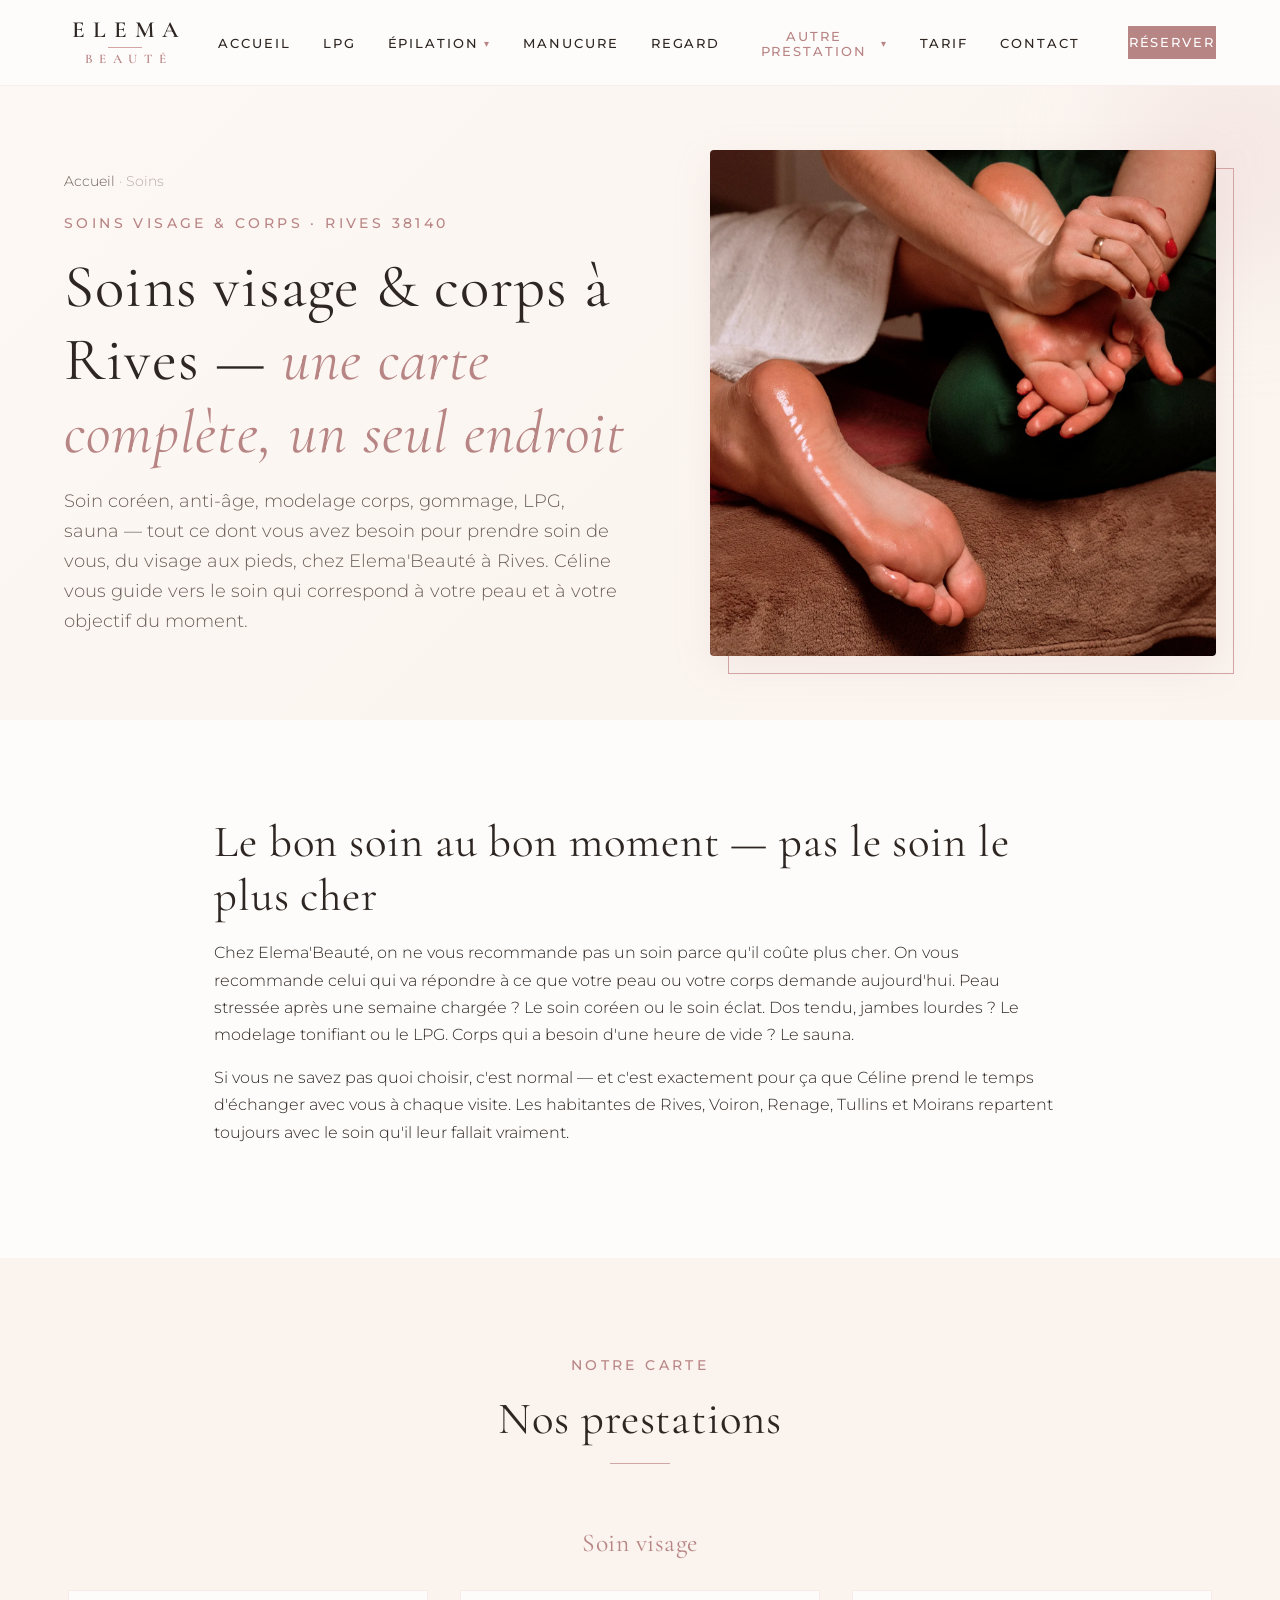
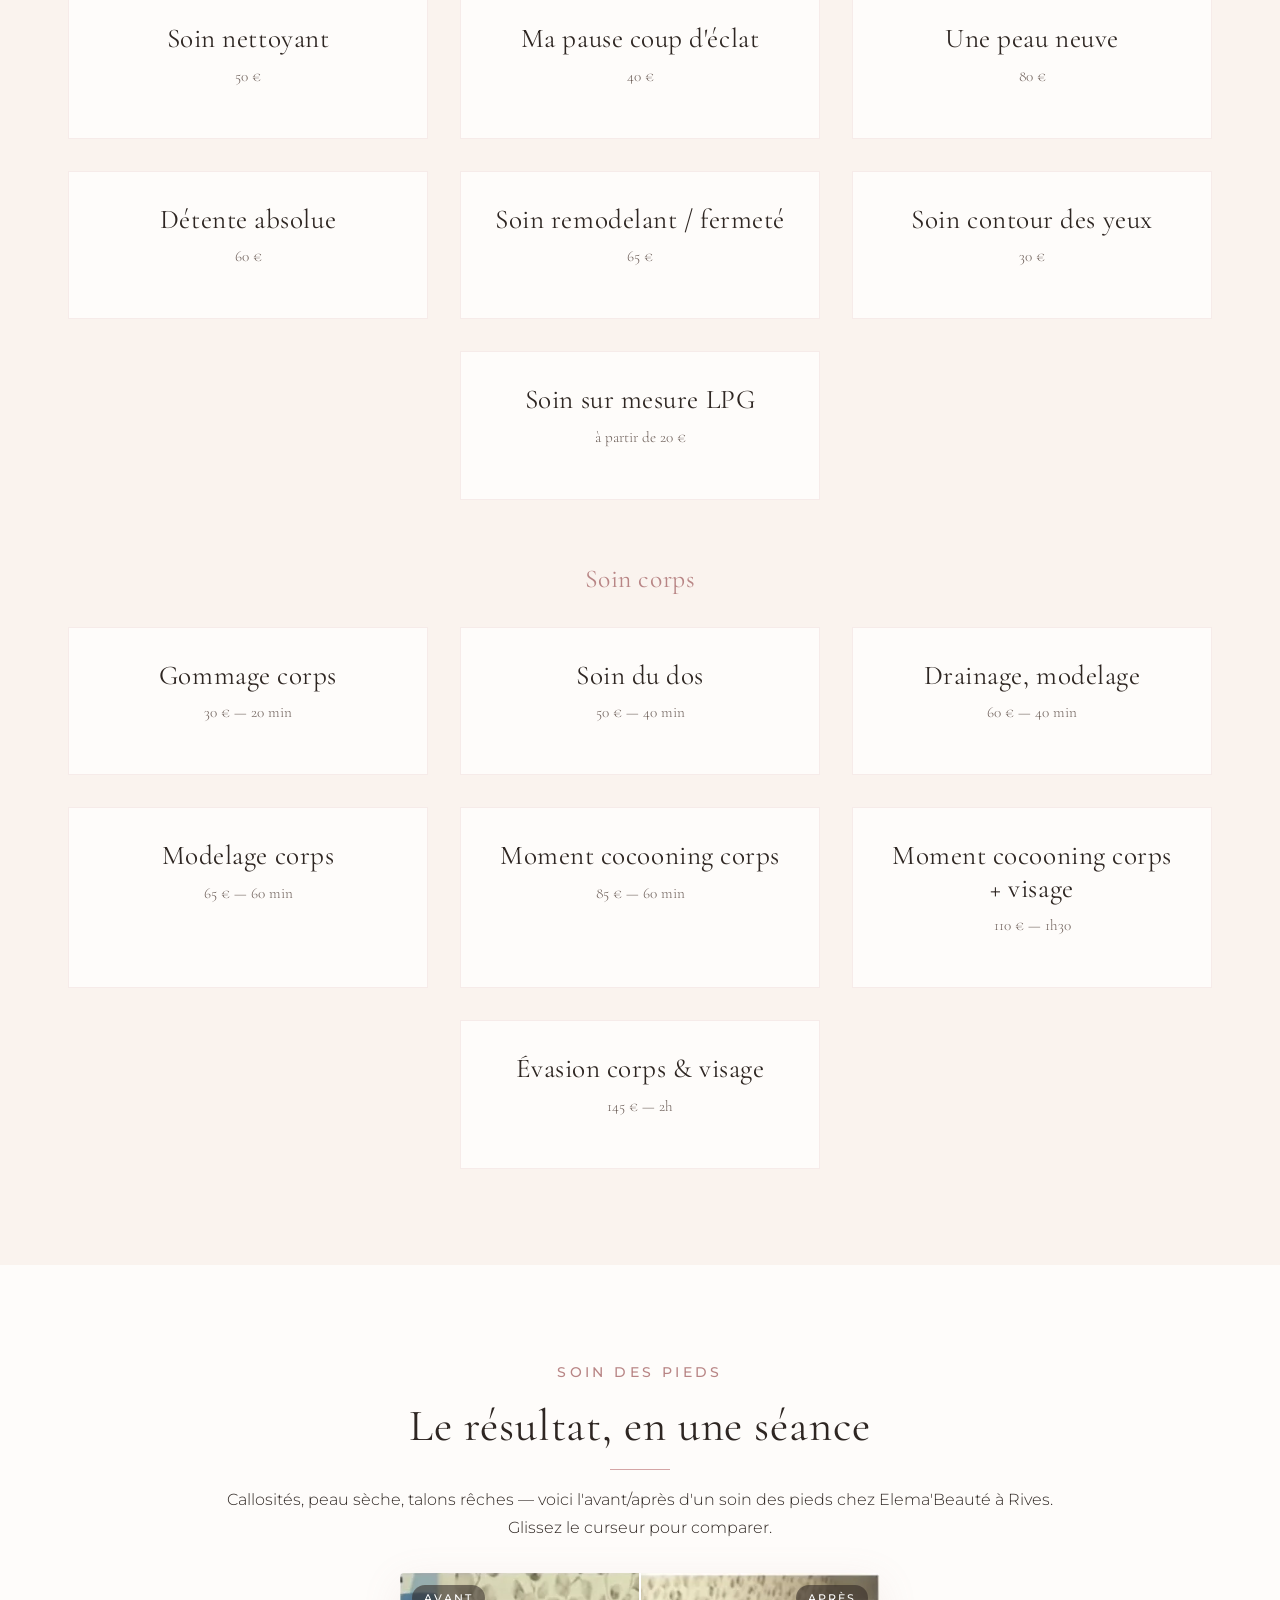
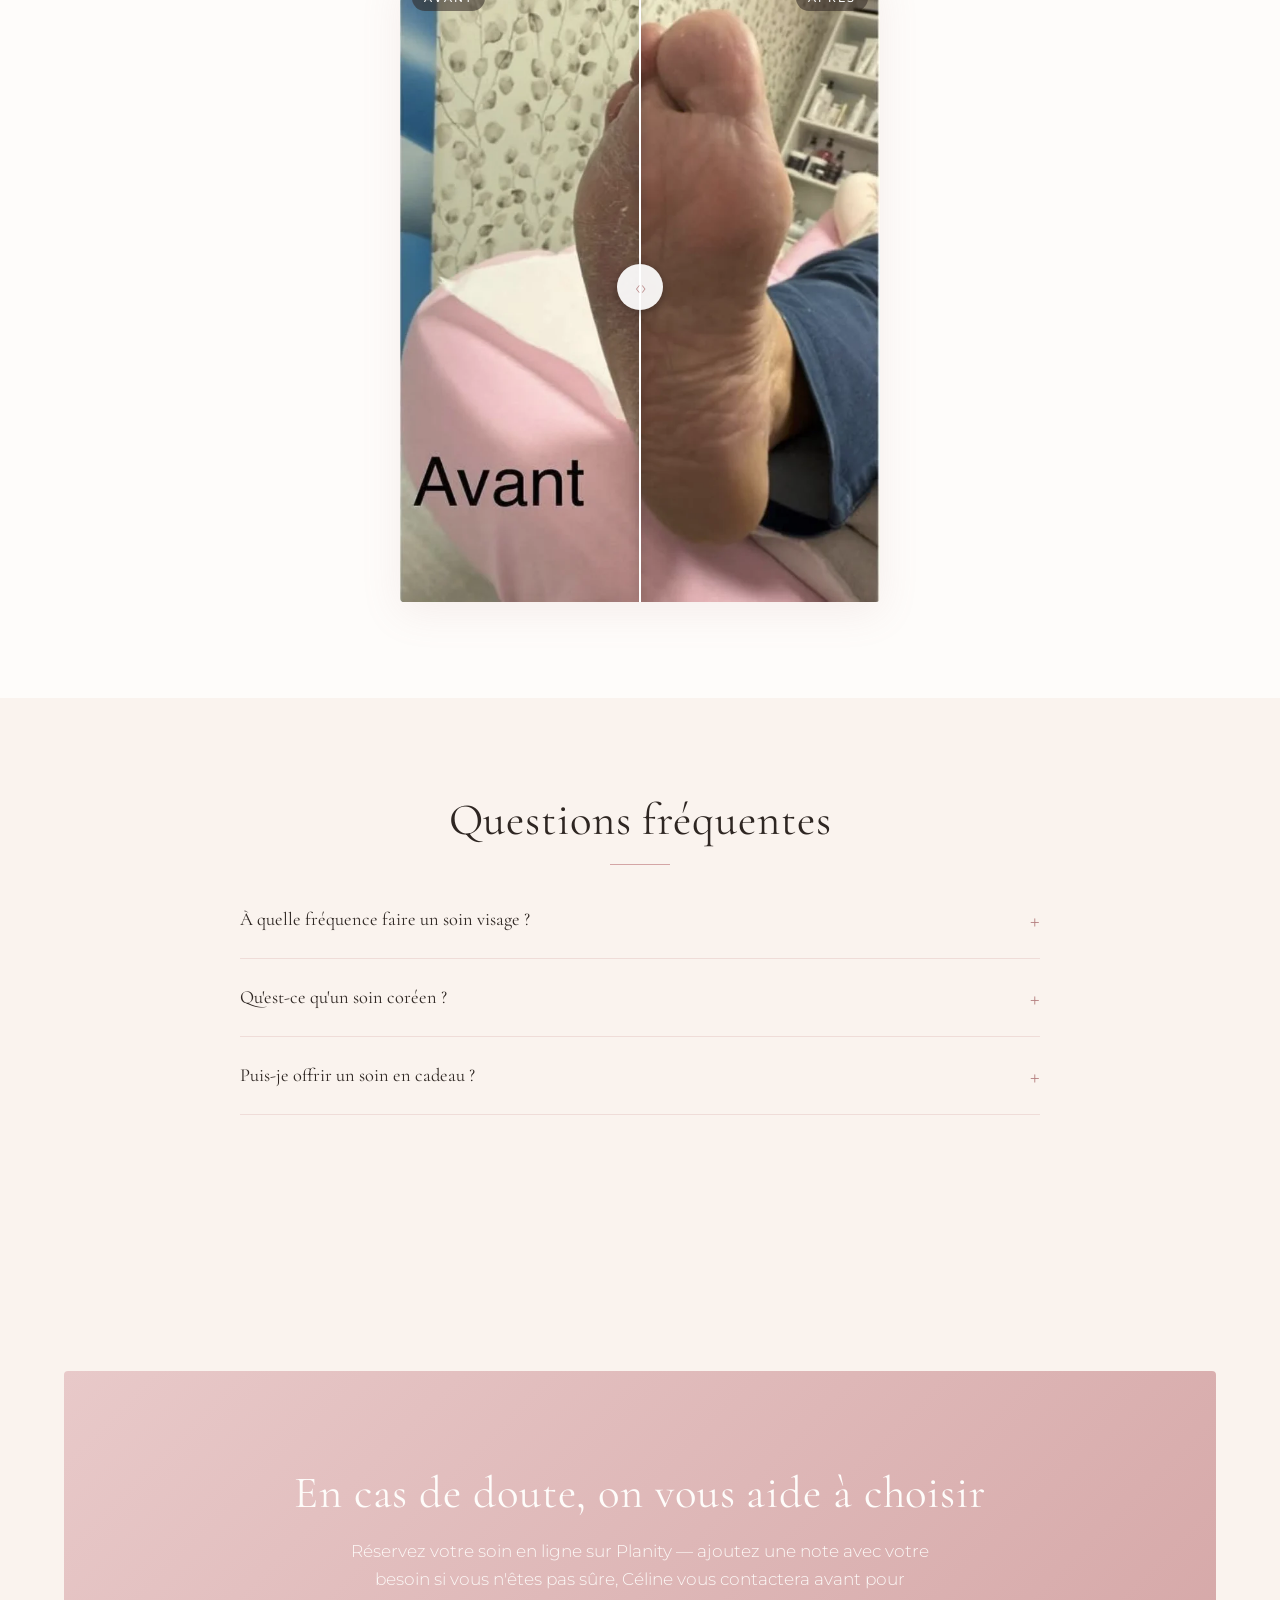
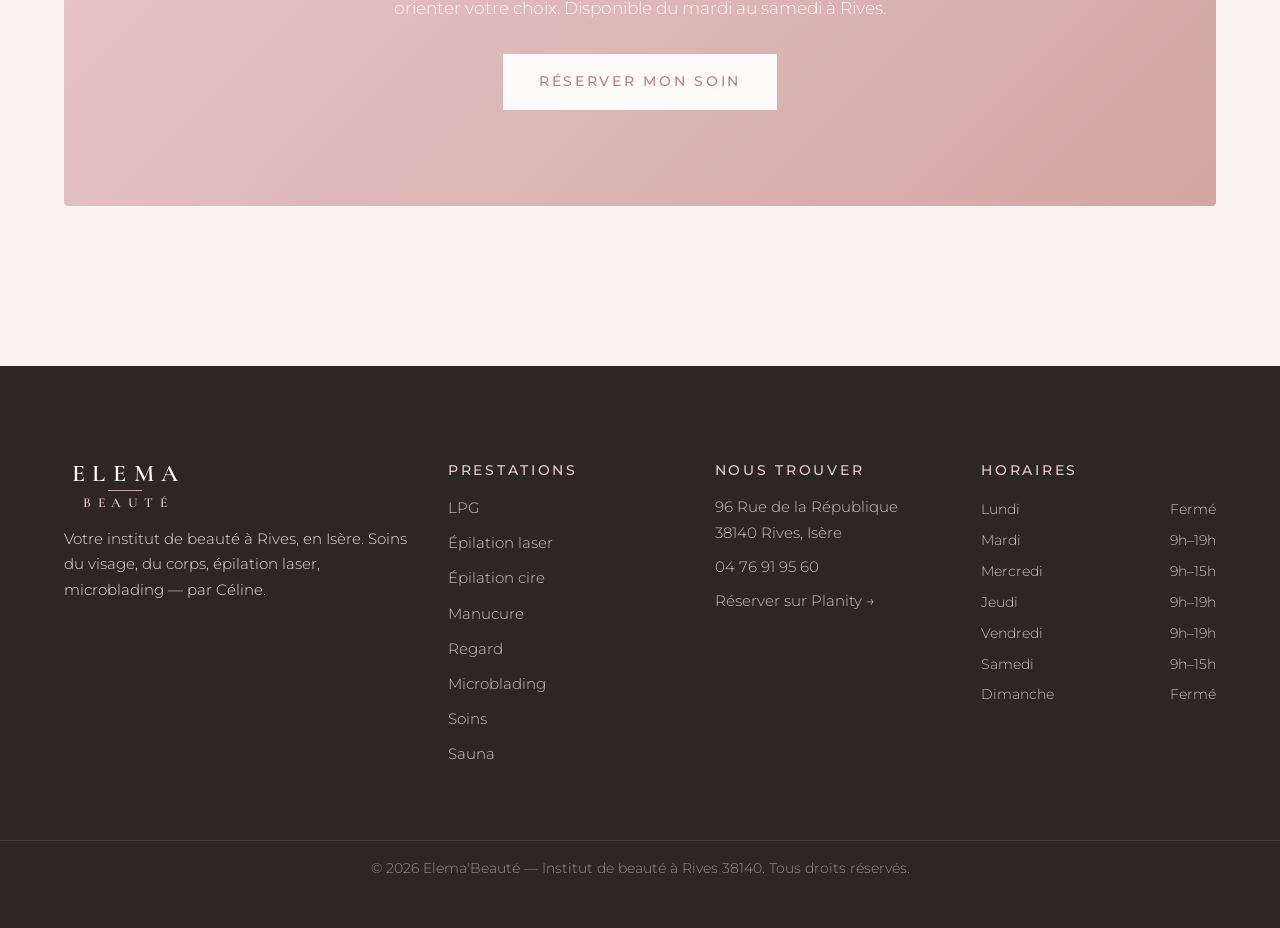
<file: soins.html>
<!DOCTYPE html>
<html lang="fr">
<head>
  <meta charset="UTF-8">
  <meta name="viewport" content="width=device-width, initial-scale=1.0">

  <title>Soins visage & corps à Rives 38140 — Elema'Beauté | Modelages, gommages, soin coréen</title>
  <meta name="description" content="Soins du visage et du corps à Rives chez Elema'Beauté : soin coréen, anti-âge, modelage, gommage. De 30 € à 130 €. En Isère, proche Voiron.">
  <meta name="keywords" content="soin visage Rives, soin corps Rives 38140, modelage Rives, soin coréen Rives, soin anti-âge Rives, gommage Rives, institut soins Isère">
  <meta name="robots" content="index, follow">
  <link rel="canonical" href="https://elemabeaute.fr/soins.html">

  <meta property="og:title" content="Soins visage & corps à Rives 38140 — Elema'Beauté | Modelages, gommages, soin coréen">
  <meta property="og:description" content="Soins du visage et du corps à Rives chez Elema'Beauté : soin coréen, anti-âge, modelage, gommage. De 30 € à 130 €. En Isère, proche Voiron.">
  <meta property="og:type" content="website">
  <meta property="og:url" content="https://elemabeaute.fr/soins.html">
  <meta property="og:locale" content="fr_FR">

  <meta name="geo.region" content="FR-38">
  <meta name="geo.placename" content="Rives">

  <link rel="preconnect" href="https://fonts.googleapis.com">
  <link rel="preconnect" href="https://fonts.gstatic.com" crossorigin>
  <link href="https://fonts.googleapis.com/css2?family=Cormorant+Garamond:ital,wght@0,300;0,400;0,500;1,400&family=Montserrat:wght@300;400;500;600&display=swap" rel="stylesheet">
  <link rel="stylesheet" href="css/style.css">
  <link rel="icon" type="image/svg+xml" href="data:image/svg+xml,<svg xmlns='http://www.w3.org/2000/svg' viewBox='0 0 32 32'><rect width='32' height='32' rx='7' fill='%23b88585'/><text x='16' y='22' font-family='Georgia,serif' font-size='19' font-weight='500' fill='%23fefcfa' text-anchor='middle'>E</text></svg>">

  <script type="application/ld+json">
  {
    "@context": "https://schema.org",
    "@type": "BreadcrumbList",
    "itemListElement": [
      { "@type": "ListItem", "position": 1, "name": "Accueil", "item": "https://elemabeaute.fr/" },
      { "@type": "ListItem", "position": 2, "name": "Soins visage & corps", "item": "https://elemabeaute.fr/soins.html" }
    ]
  }
  </script>
</head>
<body>

  <nav class="navbar" aria-label="Navigation principale">
    <div class="container">
      <a href="index.html" class="nav-logo" aria-label="Elema'Beauté — Accueil"><span class="nav-logo-top">Elema</span><span class="nav-logo-bottom">Beauté</span></a>
      <button class="nav-toggle" aria-label="Ouvrir le menu" aria-expanded="false"><span></span><span></span><span></span></button>
      <ul class="nav-menu">
        <li><a href="index.html">Accueil</a></li>
        <li><a href="lpg.html">LPG</a></li>
        <li class="has-dropdown">
          <button class="dropdown-toggle" aria-expanded="false" aria-haspopup="true">Épilation</button>
          <ul class="dropdown-menu">
            <li><a href="epilation-laser.html">Épilation laser</a></li>
            <li><a href="epilation.html">Épilation à la cire</a></li>
          </ul>
        </li>
        <li><a href="manucure-pedicure.html">Manucure</a></li>
        <li><a href="maquillage-regard.html">Regard</a></li>
        <li class="has-dropdown active-parent">
          <button class="dropdown-toggle" aria-expanded="false" aria-haspopup="true">Autre prestation</button>
          <ul class="dropdown-menu">
            <li><a href="microblading.html">Microblading</a></li>
            <li><a href="soins.html" class="active">Soins</a></li>
            <li><a href="sauna.html">Sauna</a></li>
            <li><a href="methode-amincissante.html">Méthode amincissante</a></li>
          </ul>
        </li>
        <li><a href="tarifs.html">Tarif</a></li>
        <li><a href="contact.html">Contact</a></li>
        <li class="nav-cta"><a href="https://www.planity.com/elema-beaute-38140-rives" target="_blank" rel="noopener" class="btn btn-primary">Réserver</a></li>
      </ul>
    </div>
  </nav>

  <header class="page-hero page-hero--banner">
    <div class="container">
      <div class="page-hero-text">
        <nav class="breadcrumb"><a href="index.html">Accueil</a> · Soins</nav>
        <span class="eyebrow">Soins visage & corps · Rives 38140</span>
        <h1>Soins visage & corps à Rives — <span style="color:var(--rose-poudre-fonce);font-style:italic;">une carte complète, un seul endroit</span></h1>
        <p>Soin coréen, anti-âge, modelage corps, gommage, LPG, sauna — tout ce dont vous avez besoin pour prendre soin de vous, du visage aux pieds, chez Elema'Beauté à Rives. Céline vous guide vers le soin qui correspond à votre peau et à votre objectif du moment.</p>
      </div>
      <div class="page-hero-image">
        <img src="images/banner-soins.webp" alt="Modelage et soin du corps relaxant chez Elema'Beauté à Rives, en Isère" loading="eager">
      </div>
    </div>
  </header>

  <section class="section-white">
    <div class="container-narrow">
      <h2 class="brush-stroke">Le bon soin au bon moment — pas le soin le plus cher</h2>
      <p>Chez Elema'Beauté, on ne vous recommande pas un soin parce qu'il coûte plus cher. On vous recommande celui qui va répondre à ce que votre peau ou votre corps demande aujourd'hui. Peau stressée après une semaine chargée ? Le soin coréen ou le soin éclat. Dos tendu, jambes lourdes ? Le modelage tonifiant ou le LPG. Corps qui a besoin d'une heure de vide ? Le sauna.</p>
      <p>Si vous ne savez pas quoi choisir, c'est normal — et c'est exactement pour ça que Céline prend le temps d'échanger avec vous à chaque visite. Les habitantes de Rives, Voiron, Renage, Tullins et Moirans repartent toujours avec le soin qu'il leur fallait vraiment.</p>
    </div>
  </section>

  <section class="section-cream">
    <div class="container">
      <span class="eyebrow text-center" style="display:block;text-align:center;">Notre carte</span>
      <h2 class="section-title">Nos prestations</h2>

      <h3 class="service-group-title">Soin visage</h3>
      <div class="services-grid">
        <article class="service-card"><h3>Soin nettoyant</h3><p class="price-tag">50 €</p></article>
        <article class="service-card"><h3>Ma pause coup d'éclat</h3><p class="price-tag">40 €</p></article>
        <article class="service-card"><h3>Une peau neuve</h3><p class="price-tag">80 €</p></article>
        <article class="service-card"><h3>Détente absolue</h3><p class="price-tag">60 €</p></article>
        <article class="service-card"><h3>Soin remodelant / fermeté</h3><p class="price-tag">65 €</p></article>
        <article class="service-card"><h3>Soin contour des yeux</h3><p class="price-tag">30 €</p></article>
        <article class="service-card"><h3>Soin sur mesure LPG</h3><p class="price-tag">à partir de 20 €</p></article>
      </div>

      <h3 class="service-group-title">Soin corps</h3>
      <div class="services-grid">
        <article class="service-card"><h3>Gommage corps</h3><p class="price-tag">30 € — 20 min</p></article>
        <article class="service-card"><h3>Soin du dos</h3><p class="price-tag">50 € — 40 min</p></article>
        <article class="service-card"><h3>Drainage, modelage</h3><p class="price-tag">60 € — 40 min</p></article>
        <article class="service-card"><h3>Modelage corps</h3><p class="price-tag">65 € — 60 min</p></article>
        <article class="service-card"><h3>Moment cocooning corps</h3><p class="price-tag">85 € — 60 min</p></article>
        <article class="service-card"><h3>Moment cocooning corps + visage</h3><p class="price-tag">110 € — 1h30</p></article>
        <article class="service-card"><h3>Évasion corps &amp; visage</h3><p class="price-tag">145 € — 2h</p></article>
      </div>
    </div>
  </section>

  <section class="section-white">
    <div class="container-narrow">
      <span class="eyebrow text-center" style="display:block;text-align:center;">Soin des pieds</span>
      <h2 class="section-title">Le résultat, en une séance</h2>
      <p style="text-align:center;">Callosités, peau sèche, talons rêches — voici l'avant/après d'un soin des pieds chez Elema'Beauté à Rives. Glissez le curseur pour comparer.</p>
      <div class="ba-slider" data-ba>
        <img src="images/soin-pied-apres.webp" alt="Pieds après le soin chez Elema'Beauté — peau lisse et hydratée" class="ba-img ba-after" loading="lazy">
        <img src="images/soin-pied-avant.webp" alt="Pieds avant le soin — peau sèche et callosités" class="ba-img ba-before" loading="lazy">
        <div class="ba-divider"></div>
        <div class="ba-handle">&#8249;&#8202;&#8250;</div>
        <span class="ba-label ba-label-before">Avant</span>
        <span class="ba-label ba-label-after">Après</span>
        <input type="range" min="0" max="100" value="50" step="0.1" class="ba-range" aria-label="Comparer avant et après le soin des pieds">
      </div>
    </div>
  </section>

  <section class="section-cream">
    <div class="container">
      <h2 class="section-title">Questions fréquentes</h2>
      <div class="faq">
        <div class="faq-item"><button class="faq-question">À quelle fréquence faire un soin visage ?</button><div class="faq-answer"><p>Idéalement une fois par mois pour entretenir une peau saine. En cure intensive, une séance toutes les 2 à 3 semaines pendant 1 à 2 mois.</p></div></div>
        <div class="faq-item"><button class="faq-question">Qu'est-ce qu'un soin coréen ?</button><div class="faq-answer"><p>Un protocole en plusieurs étapes inspiré de la K-beauty, axé sur l'hydratation profonde et l'effet glass skin. Idéal pour les peaux ternes ou stressées.</p></div></div>
        <div class="faq-item"><button class="faq-question">Puis-je offrir un soin en cadeau ?</button><div class="faq-answer"><p>Bien sûr ! Nous proposons des bons cadeaux pour tous nos soins. Une idée parfaite pour un anniversaire ou faire plaisir.</p></div></div>
      </div>
    </div>
  </section>

  <section class="section-cream">
    <div class="container">
      <div class="cta-block">
        <h2>En cas de doute, on vous aide à choisir</h2>
        <p>Réservez votre soin en ligne sur Planity — ajoutez une note avec votre besoin si vous n'êtes pas sûre, Céline vous contactera avant pour orienter votre choix. Disponible du mardi au samedi à Rives.</p>
        <a href="https://www.planity.com/elema-beaute-38140-rives" target="_blank" rel="noopener" class="btn btn-primary">Réserver mon soin</a>
      </div>
    </div>
  </section>

  <footer class="footer">
    <div class="container">
      <div class="footer-brand"><a href="index.html" class="footer-logo" aria-label="Elema'Beauté — Accueil"><span class="footer-logo-top">Elema</span><span class="footer-logo-bottom">Beauté</span></a><p>Votre institut de beauté à Rives, en Isère. Soins du visage, du corps, épilation laser, microblading — par Céline.</p></div>
      <div><h4>Prestations</h4><ul><li><a href="lpg.html">LPG</a></li><li><a href="epilation-laser.html">Épilation laser</a></li><li><a href="epilation.html">Épilation cire</a></li><li><a href="manucure-pedicure.html">Manucure</a></li><li><a href="maquillage-regard.html">Regard</a></li><li><a href="microblading.html">Microblading</a></li><li><a href="soins.html">Soins</a></li><li><a href="sauna.html">Sauna</a></li></ul></div>
      <div class="footer-contact"><h4>Nous trouver</h4><p>96 Rue de la République<br>38140 Rives, Isère</p><p><a href="tel:+33476919560">04 76 91 95 60</a></p><p><a href="https://www.planity.com/elema-beaute-38140-rives" target="_blank" rel="noopener">Réserver sur Planity →</a></p></div>
      <div><h4>Horaires</h4><div class="footer-hours"><div><span>Lundi</span><span>Fermé</span></div><div><span>Mardi</span><span>9h–19h</span></div><div><span>Mercredi</span><span>9h–15h</span></div><div><span>Jeudi</span><span>9h–19h</span></div><div><span>Vendredi</span><span>9h–19h</span></div><div><span>Samedi</span><span>9h–15h</span></div><div><span>Dimanche</span><span>Fermé</span></div></div></div>
    </div>
    <div class="footer-bottom"><p>© <span id="current-year"></span> Elema'Beauté — Institut de beauté à Rives 38140. Tous droits réservés.</p></div>
  </footer>

  <script src="js/main.js" defer></script>
</body>
</html>
</file>
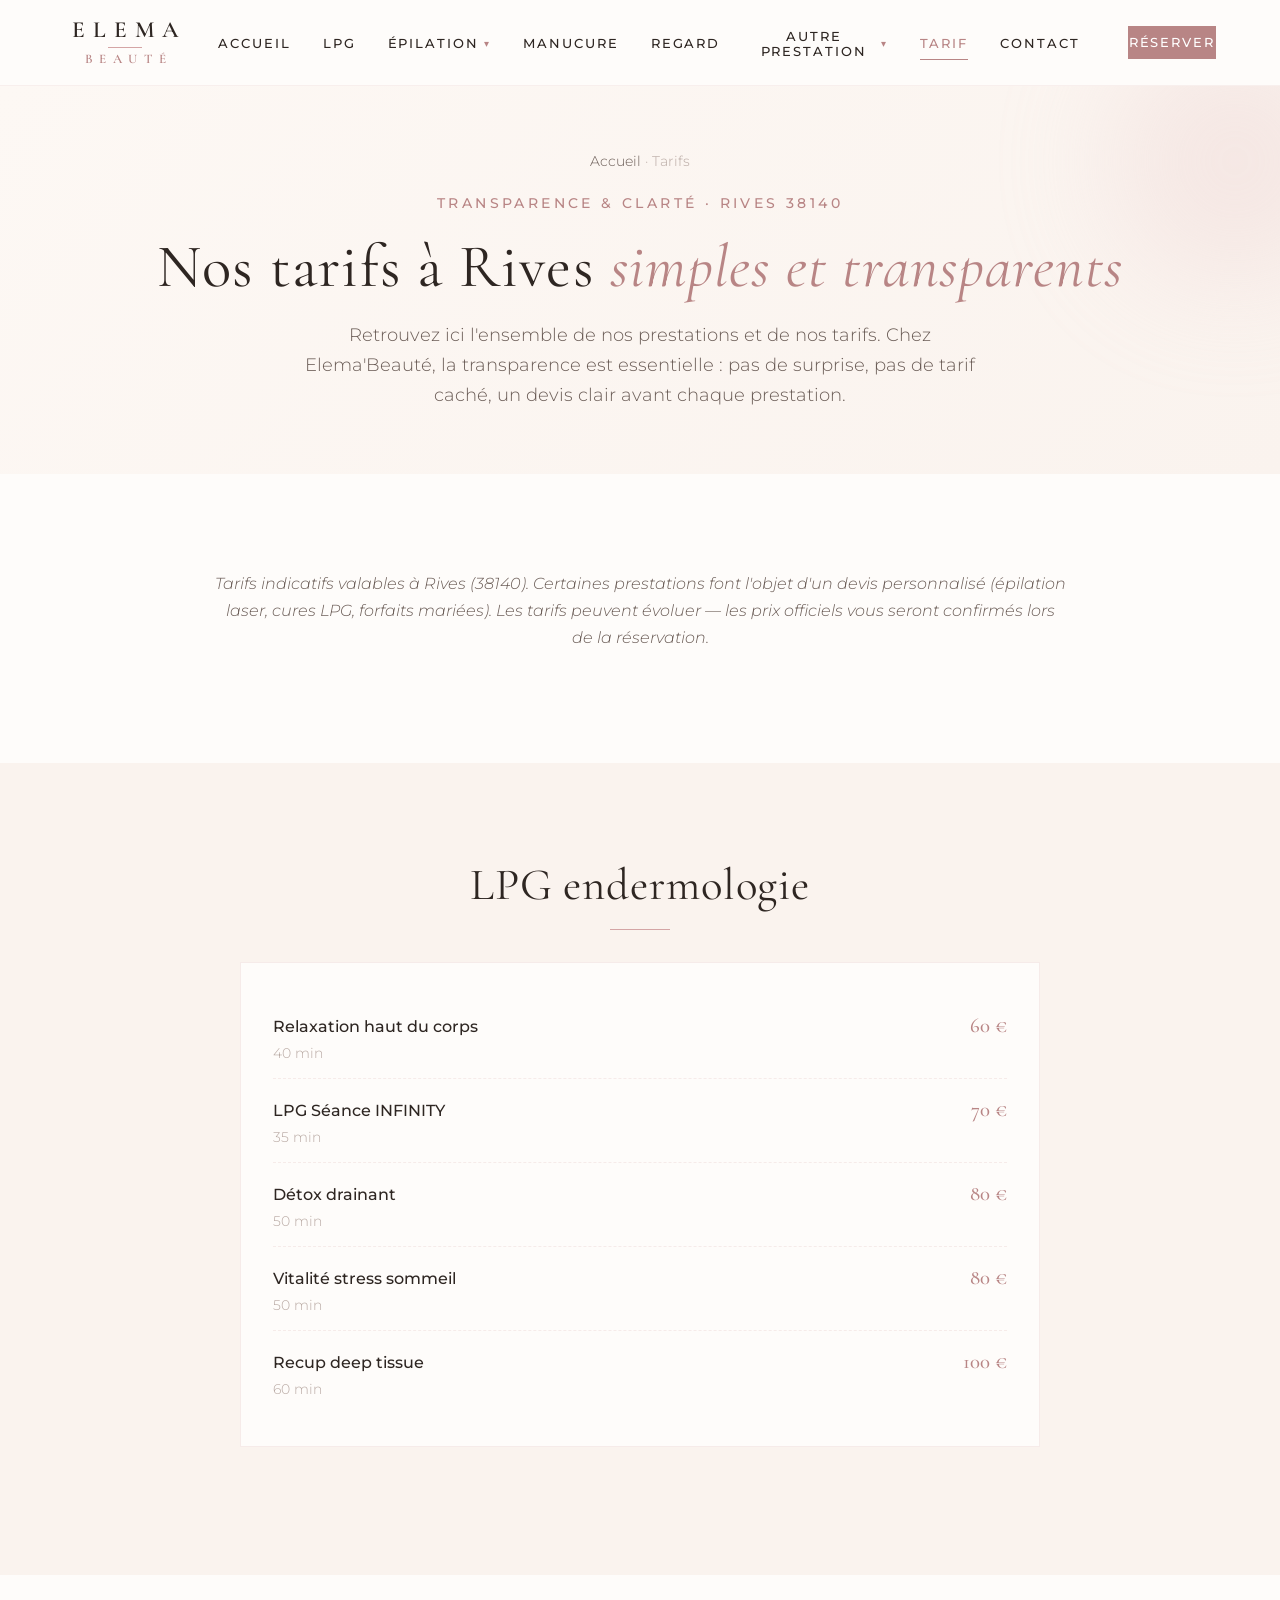
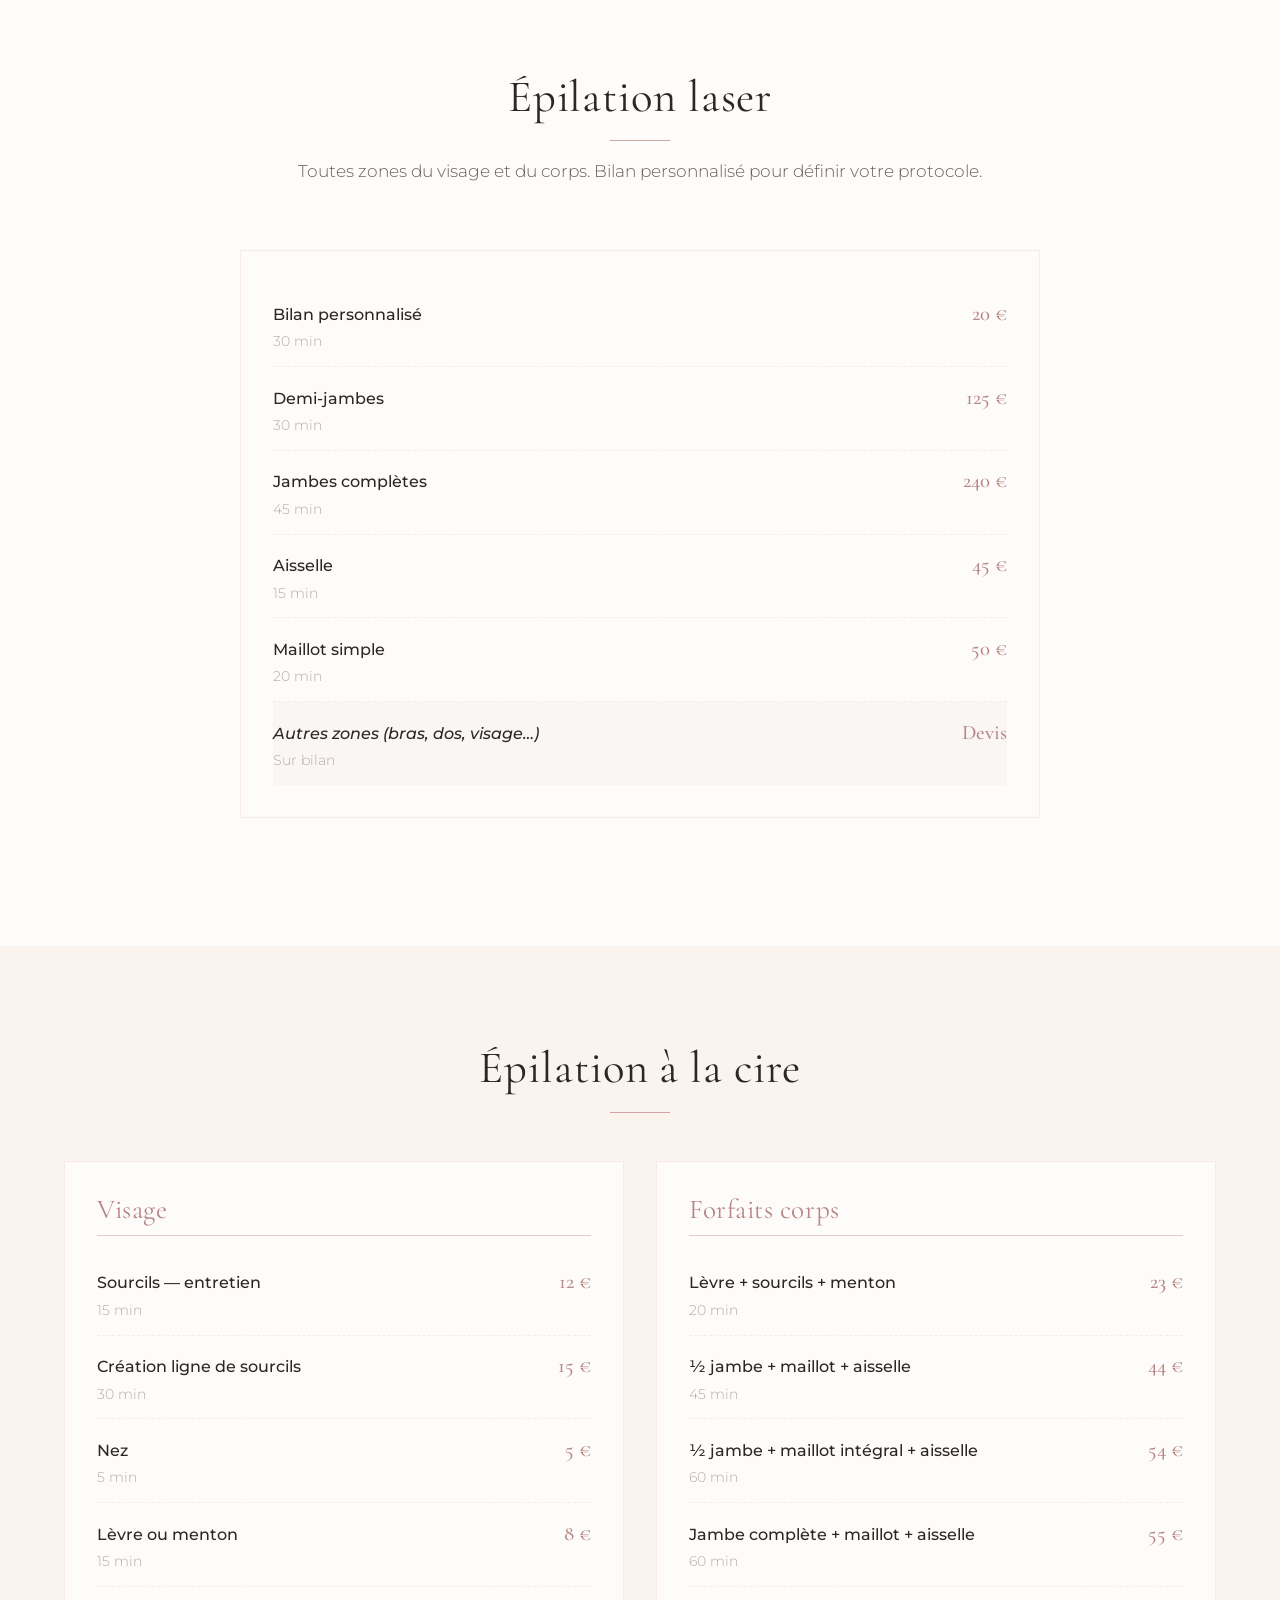
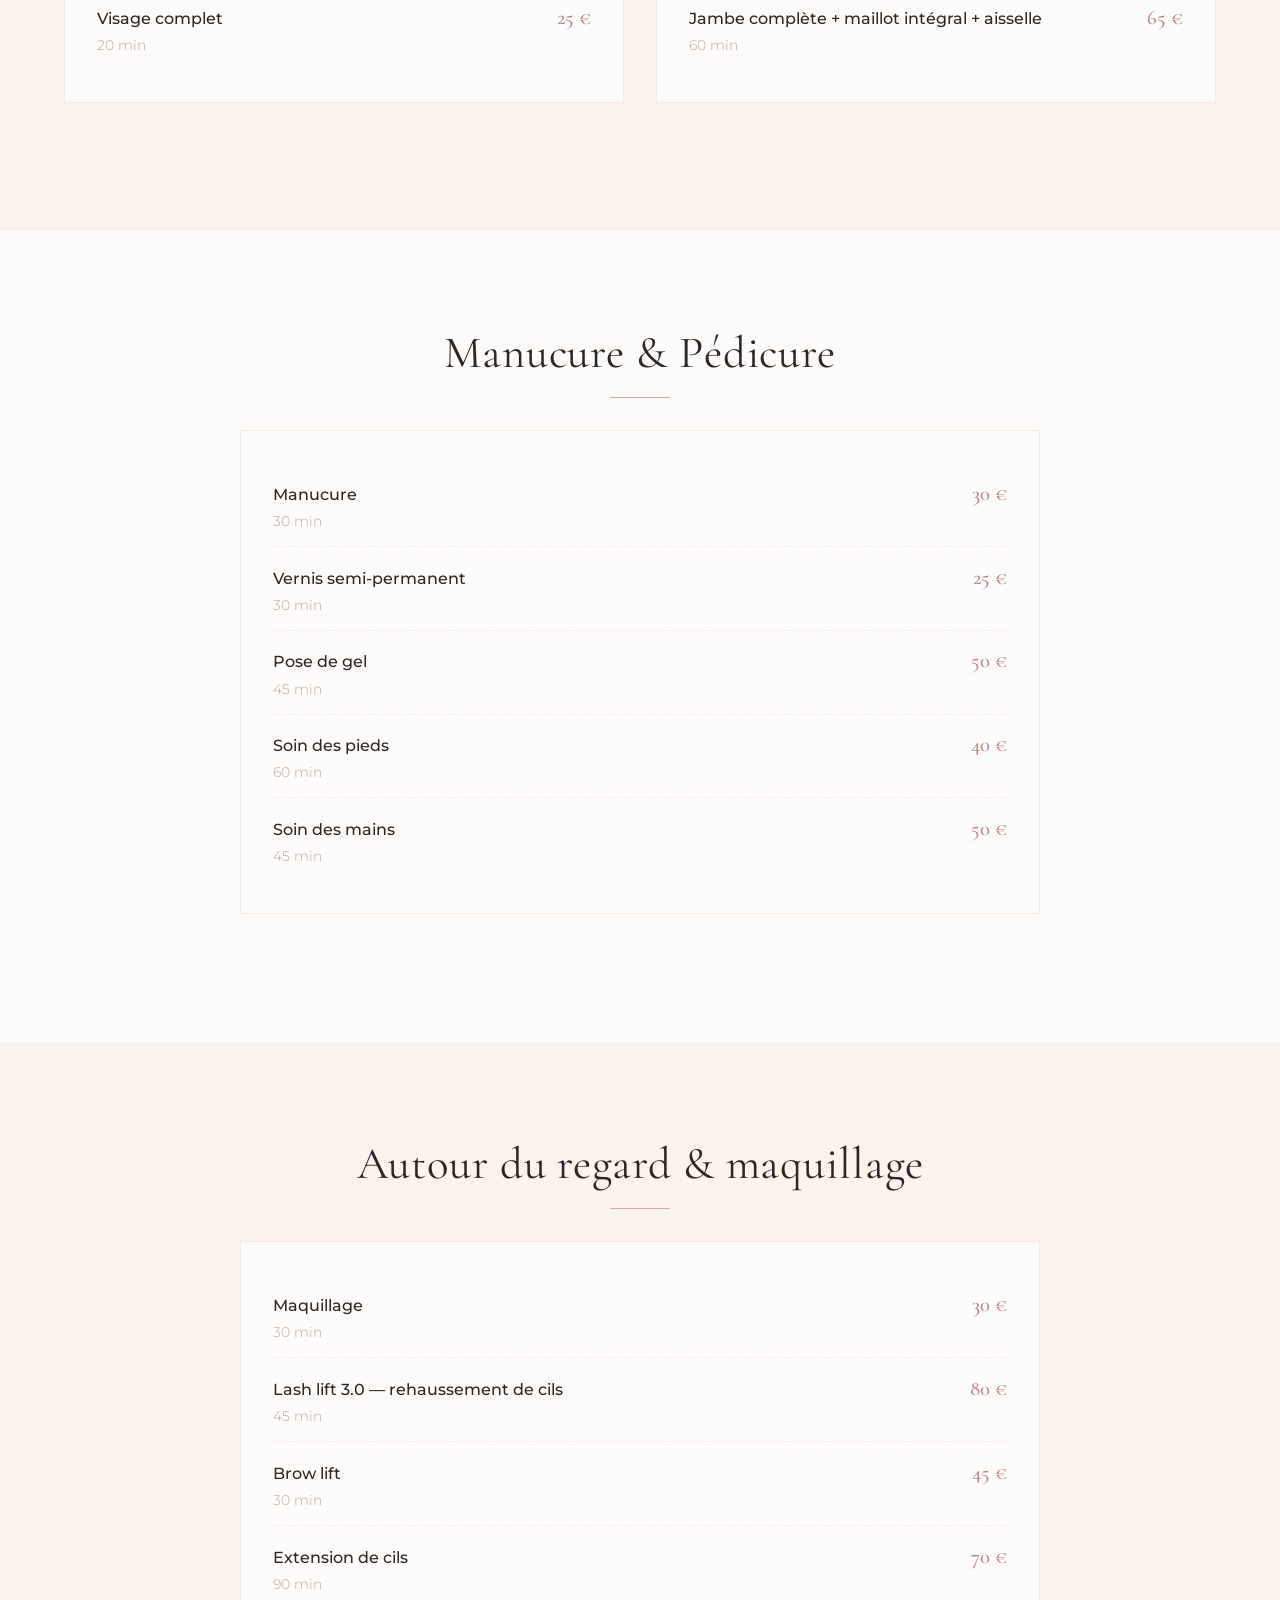
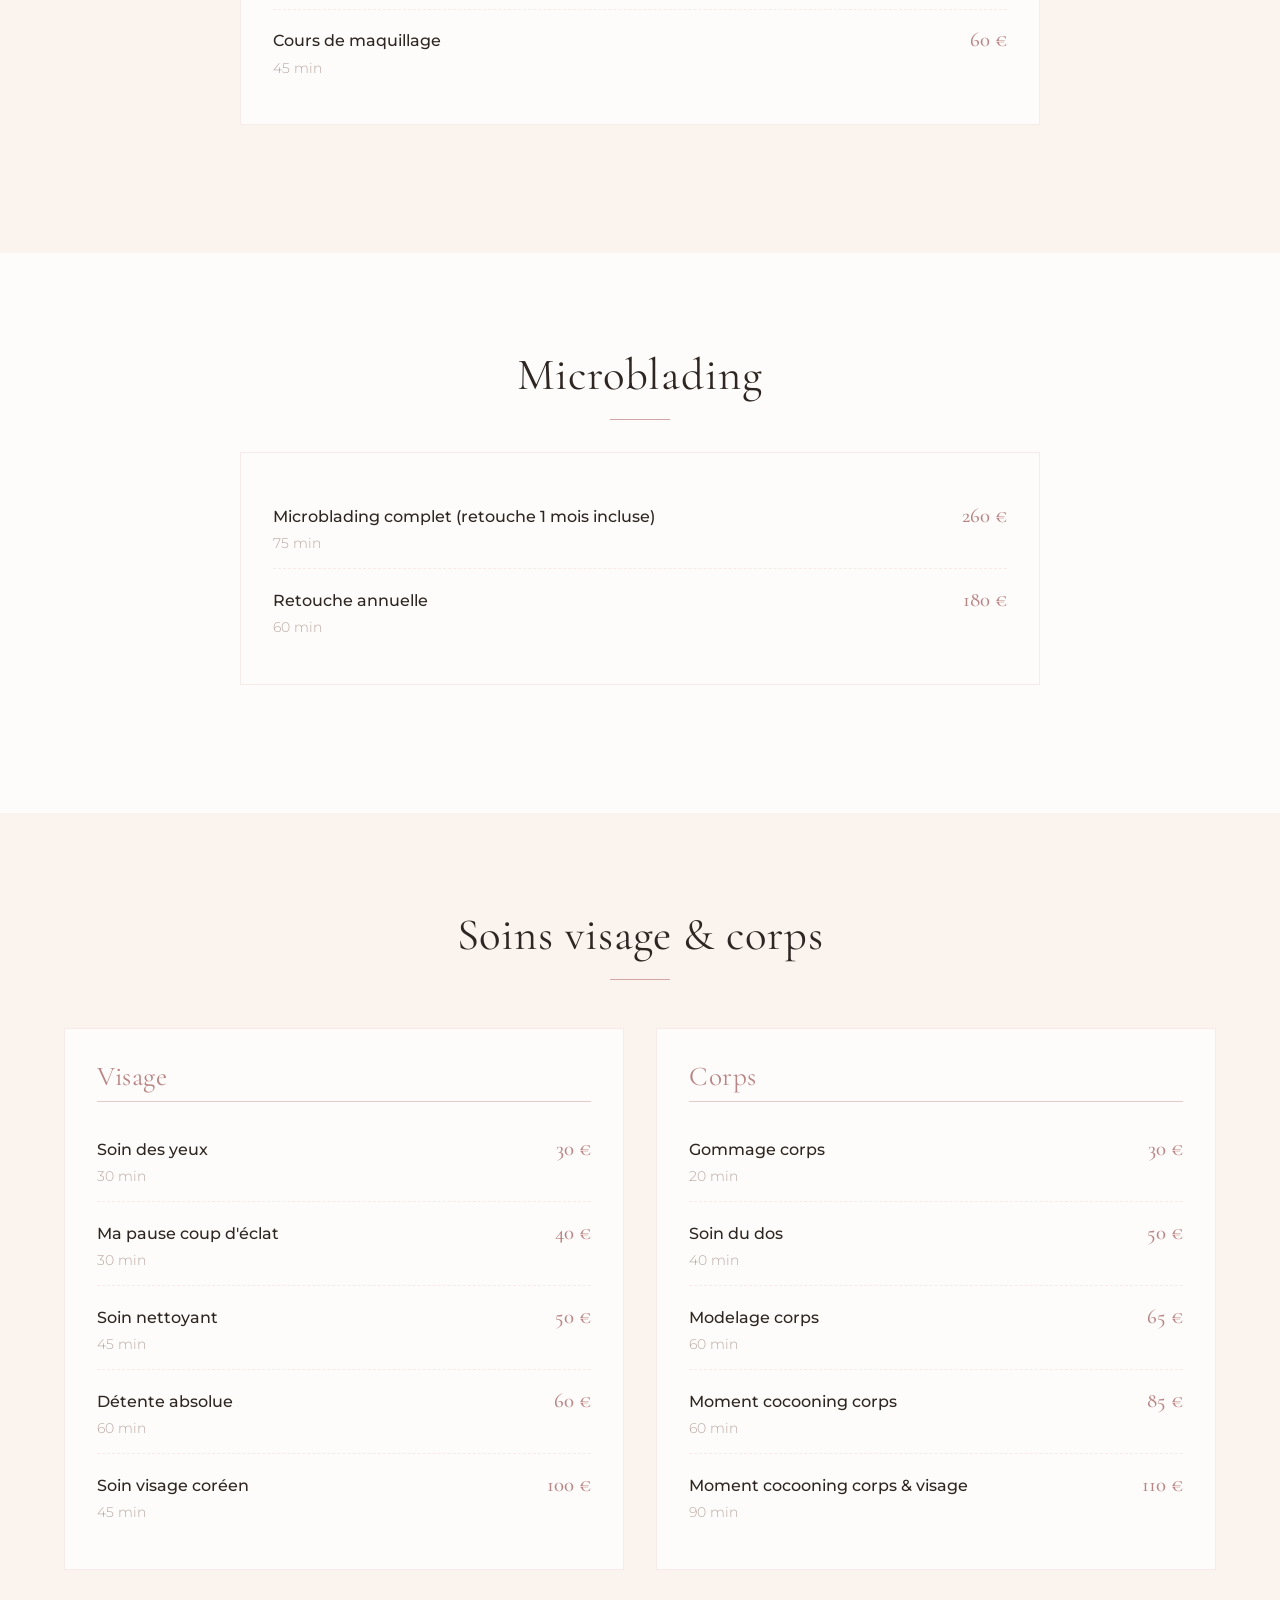
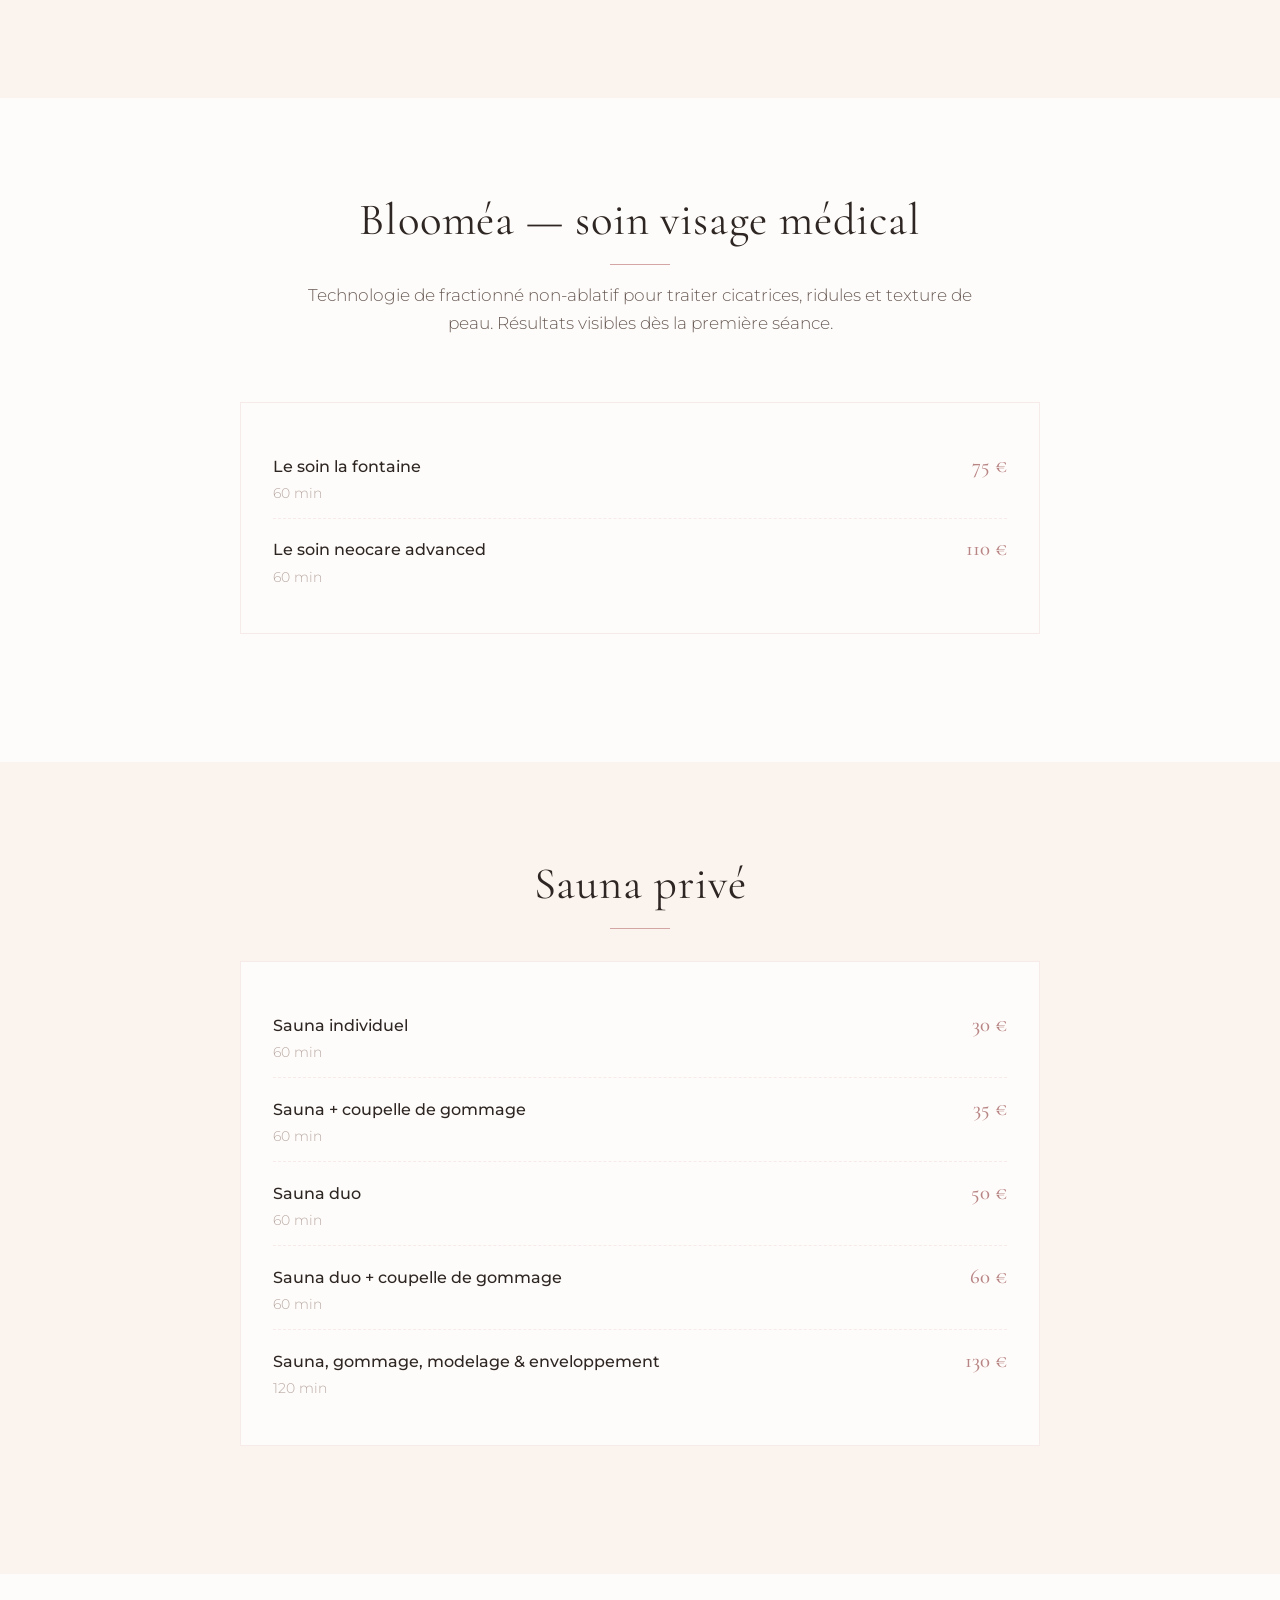
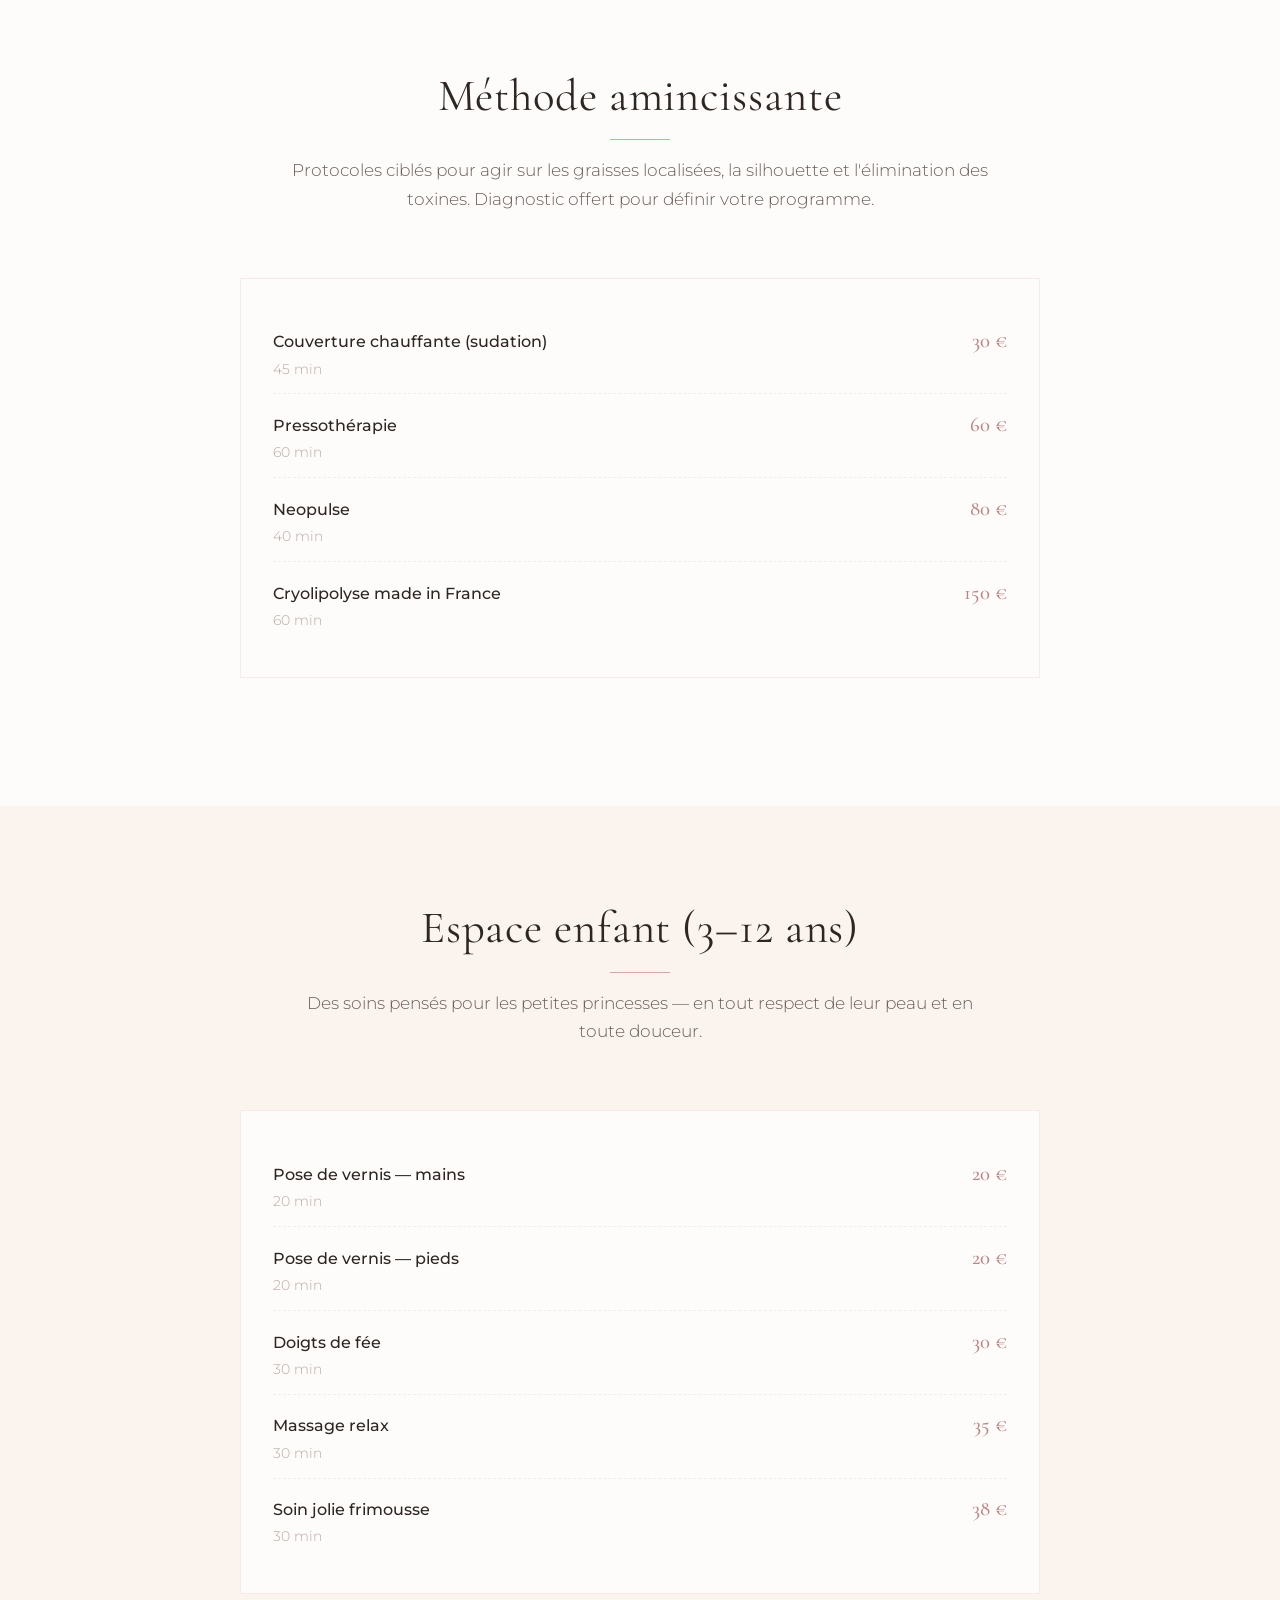
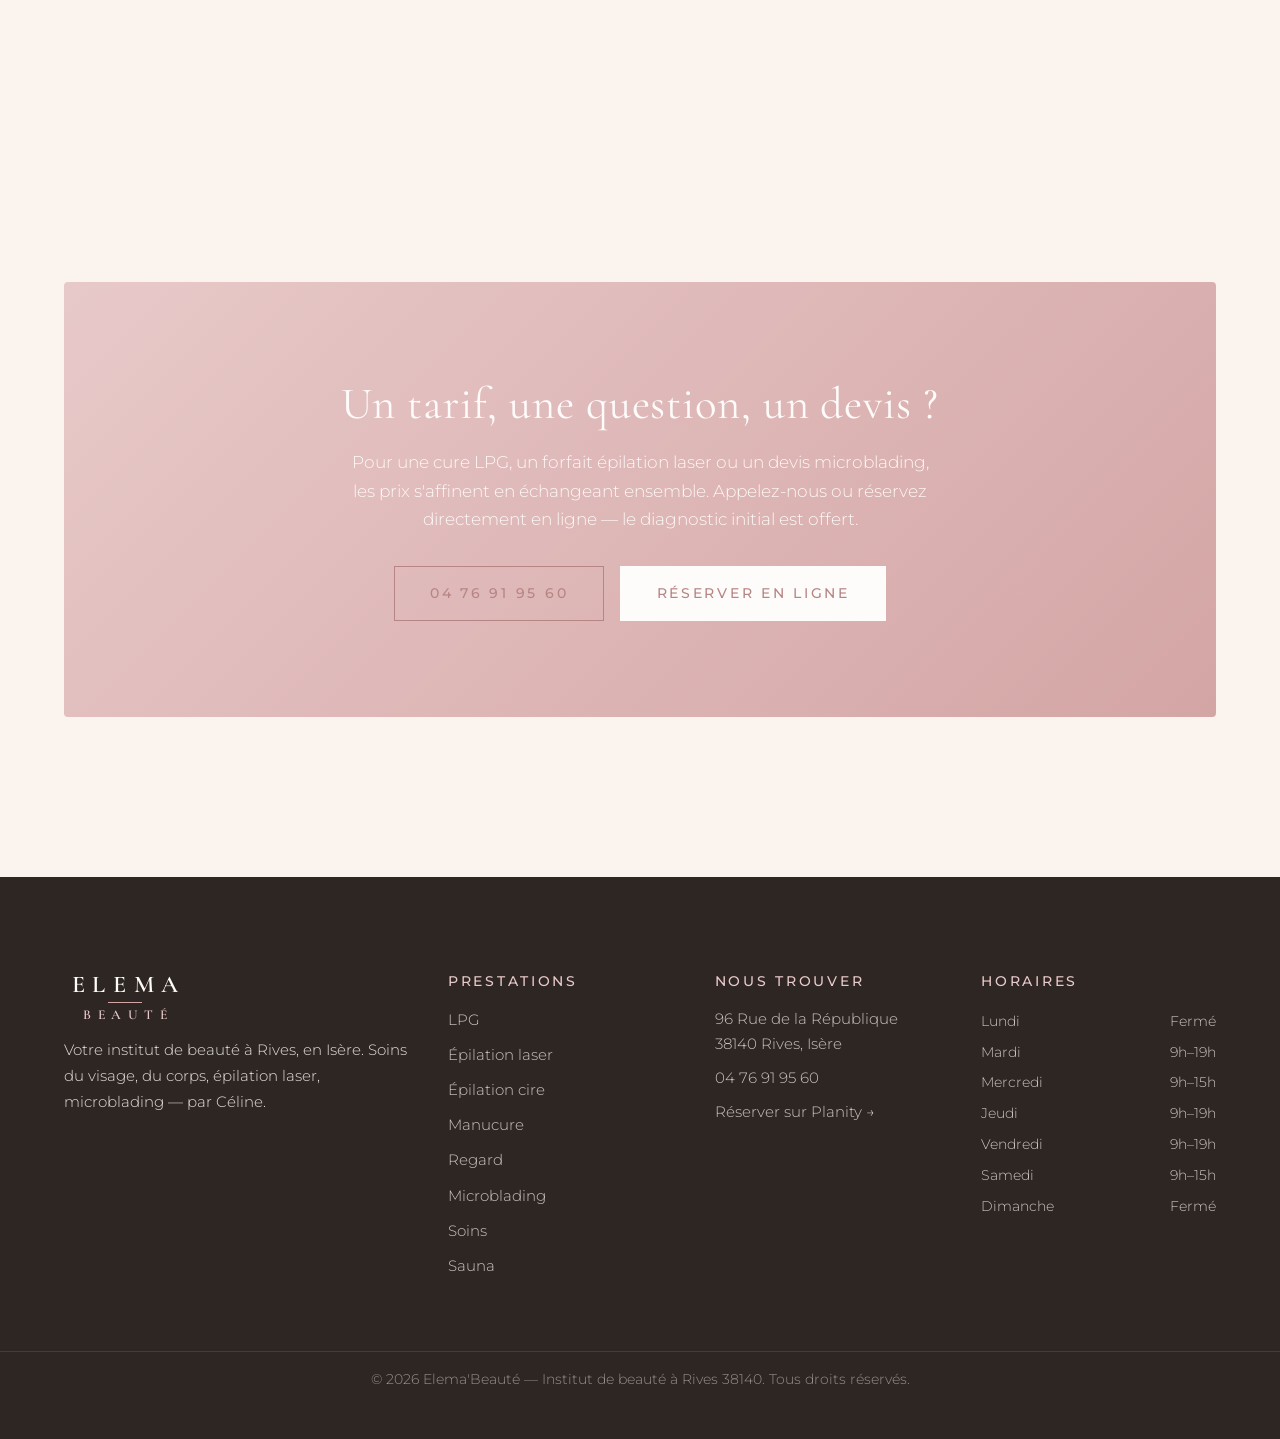
<file: tarifs.html>
<!DOCTYPE html>
<html lang="fr">
<head>
  <meta charset="UTF-8">
  <meta name="viewport" content="width=device-width, initial-scale=1.0">

  <title>Tarifs Elema'Beauté Rives 38140 — Toutes prestations & prix</title>
  <meta name="description" content="Tarifs complets Elema'Beauté à Rives : soins visage, corps, épilation laser & cire, manucure, microblading, LPG, sauna, Yumi Lashes. De 5 € à 260 €.">
  <meta name="keywords" content="tarif institut beauté Rives, prix soins Rives 38140, tarifs épilation laser Rives, prix microblading Voiron, tarifs LPG Rives, tarifs sauna Rives">
  <meta name="robots" content="index, follow">
  <link rel="canonical" href="https://elemabeaute.fr/tarifs.html">

  <meta property="og:title" content="Tarifs Elema'Beauté Rives 38140">
  <meta property="og:description" content="Tous les tarifs de l'institut Elema'Beauté à Rives. Transparence et devis clairs.">
  <meta property="og:type" content="website">
  <meta property="og:url" content="https://elemabeaute.fr/tarifs.html">

  <meta name="geo.region" content="FR-38">
  <meta name="geo.placename" content="Rives">

  <script type="application/ld+json">
  {
    "@context": "https://schema.org",
    "@type": "BreadcrumbList",
    "itemListElement": [
      { "@type": "ListItem", "position": 1, "name": "Accueil", "item": "https://elemabeaute.fr/" },
      { "@type": "ListItem", "position": 2, "name": "Tarifs", "item": "https://elemabeaute.fr/tarifs.html" }
    ]
  }
  </script>

  <link rel="preconnect" href="https://fonts.googleapis.com">
  <link rel="preconnect" href="https://fonts.gstatic.com" crossorigin>
  <link href="https://fonts.googleapis.com/css2?family=Cormorant+Garamond:ital,wght@0,300;0,400;0,500;1,400&family=Montserrat:wght@300;400;500;600&display=swap" rel="stylesheet">
  <link rel="stylesheet" href="css/style.css">
  <link rel="icon" type="image/svg+xml" href="data:image/svg+xml,<svg xmlns='http://www.w3.org/2000/svg' viewBox='0 0 32 32'><rect width='32' height='32' rx='7' fill='%23b88585'/><text x='16' y='22' font-family='Georgia,serif' font-size='19' font-weight='500' fill='%23fefcfa' text-anchor='middle'>E</text></svg>">
</head>
<body>

  <nav class="navbar" aria-label="Navigation principale">
    <div class="container">
      <a href="index.html" class="nav-logo" aria-label="Elema'Beauté — Accueil"><span class="nav-logo-top">Elema</span><span class="nav-logo-bottom">Beauté</span></a>
      <button class="nav-toggle" aria-label="Ouvrir le menu" aria-expanded="false"><span></span><span></span><span></span></button>
      <ul class="nav-menu">
        <li><a href="index.html">Accueil</a></li>
        <li><a href="lpg.html">LPG</a></li>
        <li class="has-dropdown">
          <button class="dropdown-toggle" aria-expanded="false" aria-haspopup="true">Épilation</button>
          <ul class="dropdown-menu">
            <li><a href="epilation-laser.html">Épilation laser</a></li>
            <li><a href="epilation.html">Épilation à la cire</a></li>
          </ul>
        </li>
        <li><a href="manucure-pedicure.html">Manucure</a></li>
        <li><a href="maquillage-regard.html">Regard</a></li>
        <li class="has-dropdown">
          <button class="dropdown-toggle" aria-expanded="false" aria-haspopup="true">Autre prestation</button>
          <ul class="dropdown-menu">
            <li><a href="microblading.html">Microblading</a></li>
            <li><a href="soins.html">Soins</a></li>
            <li><a href="sauna.html">Sauna</a></li>
            <li><a href="methode-amincissante.html">Méthode amincissante</a></li>
          </ul>
        </li>
        <li><a href="tarifs.html" class="active">Tarif</a></li>
        <li><a href="contact.html">Contact</a></li>
        <li class="nav-cta"><a href="https://www.planity.com/elema-beaute-38140-rives" target="_blank" rel="noopener" class="btn btn-primary">Réserver</a></li>
      </ul>
    </div>
  </nav>

  <header class="page-hero">
    <div class="container">
      <nav class="breadcrumb"><a href="index.html">Accueil</a> · Tarifs</nav>
      <span class="eyebrow">Transparence & clarté · Rives 38140</span>
      <h1>Nos tarifs à Rives <span style="color:var(--rose-poudre-fonce);font-style:italic;">simples et transparents</span></h1>
      <p>Retrouvez ici l'ensemble de nos prestations et de nos tarifs. Chez Elema'Beauté, la transparence est essentielle : pas de surprise, pas de tarif caché, un devis clair avant chaque prestation.</p>
    </div>
  </header>

  <section class="section-white">
    <div class="container-narrow">
      <p style="text-align:center;color:var(--gris-doux);font-style:italic;">Tarifs indicatifs valables à Rives (38140). Certaines prestations font l'objet d'un devis personnalisé (épilation laser, cures LPG, forfaits mariées). Les tarifs peuvent évoluer — les prix officiels vous seront confirmés lors de la réservation.</p>
    </div>
  </section>

  <!-- LPG -->
  <section class="section-cream">
    <div class="container">
      <h2 class="section-title">LPG endermologie</h2>
      <div class="pricing-table" style="max-width:800px;margin:var(--space-md) auto;">
        <div class="pricing-row"><div class="pricing-info"><span class="pricing-name">Relaxation haut du corps</span><span class="pricing-duration">40 min</span></div><span class="pricing-price">60 €</span></div>
        <div class="pricing-row"><div class="pricing-info"><span class="pricing-name">LPG Séance INFINITY</span><span class="pricing-duration">35 min</span></div><span class="pricing-price">70 €</span></div>
        <div class="pricing-row"><div class="pricing-info"><span class="pricing-name">Détox drainant</span><span class="pricing-duration">50 min</span></div><span class="pricing-price">80 €</span></div>
        <div class="pricing-row"><div class="pricing-info"><span class="pricing-name">Vitalité stress sommeil</span><span class="pricing-duration">50 min</span></div><span class="pricing-price">80 €</span></div>
        <div class="pricing-row"><div class="pricing-info"><span class="pricing-name">Recup deep tissue</span><span class="pricing-duration">60 min</span></div><span class="pricing-price">100 €</span></div>
      </div>
    </div>
  </section>

  <!-- Épilation laser -->
  <section class="section-white">
    <div class="container">
      <h2 class="section-title">Épilation laser</h2>
      <p class="section-intro">Toutes zones du visage et du corps. Bilan personnalisé pour définir votre protocole.</p>

      <div class="pricing-table" style="max-width:800px;margin:var(--space-md) auto;">
        <div class="pricing-row"><div class="pricing-info"><span class="pricing-name">Bilan personnalisé</span><span class="pricing-duration">30 min</span></div><span class="pricing-price">20 €</span></div>
        <div class="pricing-row"><div class="pricing-info"><span class="pricing-name">Demi-jambes</span><span class="pricing-duration">30 min</span></div><span class="pricing-price">125 €</span></div>
        <div class="pricing-row"><div class="pricing-info"><span class="pricing-name">Jambes complètes</span><span class="pricing-duration">45 min</span></div><span class="pricing-price">240 €</span></div>
        <div class="pricing-row"><div class="pricing-info"><span class="pricing-name">Aisselle</span><span class="pricing-duration">15 min</span></div><span class="pricing-price">45 €</span></div>
        <div class="pricing-row"><div class="pricing-info"><span class="pricing-name">Maillot simple</span><span class="pricing-duration">20 min</span></div><span class="pricing-price">50 €</span></div>
        <div class="pricing-row" style="background:var(--rose-poudre-pale,#faf6f4);"><div class="pricing-info"><span class="pricing-name" style="font-style:italic;">Autres zones (bras, dos, visage…)</span><span class="pricing-duration">Sur bilan</span></div><span class="pricing-price">Devis</span></div>
      </div>
    </div>
  </section>

  <!-- Épilation cire -->
  <section class="section-cream">
    <div class="container">
      <h2 class="section-title">Épilation à la cire</h2>
      <div class="two-col">
        <div class="pricing-table">
          <h3>Visage</h3>
          <div class="pricing-row"><div class="pricing-info"><span class="pricing-name">Sourcils — entretien</span><span class="pricing-duration">15 min</span></div><span class="pricing-price">12 €</span></div>
          <div class="pricing-row"><div class="pricing-info"><span class="pricing-name">Création ligne de sourcils</span><span class="pricing-duration">30 min</span></div><span class="pricing-price">15 €</span></div>
          <div class="pricing-row"><div class="pricing-info"><span class="pricing-name">Nez</span><span class="pricing-duration">5 min</span></div><span class="pricing-price">5 €</span></div>
          <div class="pricing-row"><div class="pricing-info"><span class="pricing-name">Lèvre ou menton</span><span class="pricing-duration">15 min</span></div><span class="pricing-price">8 €</span></div>
          <div class="pricing-row"><div class="pricing-info"><span class="pricing-name">Visage complet</span><span class="pricing-duration">20 min</span></div><span class="pricing-price">25 €</span></div>
        </div>
        <div class="pricing-table">
          <h3>Forfaits corps</h3>
          <div class="pricing-row"><div class="pricing-info"><span class="pricing-name">Lèvre + sourcils + menton</span><span class="pricing-duration">20 min</span></div><span class="pricing-price">23 €</span></div>
          <div class="pricing-row"><div class="pricing-info"><span class="pricing-name">½ jambe + maillot + aisselle</span><span class="pricing-duration">45 min</span></div><span class="pricing-price">44 €</span></div>
          <div class="pricing-row"><div class="pricing-info"><span class="pricing-name">½ jambe + maillot intégral + aisselle</span><span class="pricing-duration">60 min</span></div><span class="pricing-price">54 €</span></div>
          <div class="pricing-row"><div class="pricing-info"><span class="pricing-name">Jambe complète + maillot + aisselle</span><span class="pricing-duration">60 min</span></div><span class="pricing-price">55 €</span></div>
          <div class="pricing-row"><div class="pricing-info"><span class="pricing-name">Jambe complète + maillot intégral + aisselle</span><span class="pricing-duration">60 min</span></div><span class="pricing-price">65 €</span></div>
        </div>
      </div>
    </div>
  </section>

  <!-- Manucure -->
  <section class="section-white">
    <div class="container">
      <h2 class="section-title">Manucure & Pédicure</h2>
      <div class="pricing-table" style="max-width:800px;margin:var(--space-md) auto;">
        <div class="pricing-row"><div class="pricing-info"><span class="pricing-name">Manucure</span><span class="pricing-duration">30 min</span></div><span class="pricing-price">30 €</span></div>
        <div class="pricing-row"><div class="pricing-info"><span class="pricing-name">Vernis semi-permanent</span><span class="pricing-duration">30 min</span></div><span class="pricing-price">25 €</span></div>
        <div class="pricing-row"><div class="pricing-info"><span class="pricing-name">Pose de gel</span><span class="pricing-duration">45 min</span></div><span class="pricing-price">50 €</span></div>
        <div class="pricing-row"><div class="pricing-info"><span class="pricing-name">Soin des pieds</span><span class="pricing-duration">60 min</span></div><span class="pricing-price">40 €</span></div>
        <div class="pricing-row"><div class="pricing-info"><span class="pricing-name">Soin des mains</span><span class="pricing-duration">45 min</span></div><span class="pricing-price">50 €</span></div>
      </div>
    </div>
  </section>

  <!-- Regard -->
  <section class="section-cream">
    <div class="container">
      <h2 class="section-title">Autour du regard & maquillage</h2>
      <div class="pricing-table" style="max-width:800px;margin:var(--space-md) auto;">
        <div class="pricing-row"><div class="pricing-info"><span class="pricing-name">Maquillage</span><span class="pricing-duration">30 min</span></div><span class="pricing-price">30 €</span></div>
        <div class="pricing-row"><div class="pricing-info"><span class="pricing-name">Lash lift 3.0 — rehaussement de cils</span><span class="pricing-duration">45 min</span></div><span class="pricing-price">80 €</span></div>
        <div class="pricing-row"><div class="pricing-info"><span class="pricing-name">Brow lift</span><span class="pricing-duration">30 min</span></div><span class="pricing-price">45 €</span></div>
        <div class="pricing-row"><div class="pricing-info"><span class="pricing-name">Extension de cils</span><span class="pricing-duration">90 min</span></div><span class="pricing-price">70 €</span></div>
        <div class="pricing-row"><div class="pricing-info"><span class="pricing-name">Cours de maquillage</span><span class="pricing-duration">45 min</span></div><span class="pricing-price">60 €</span></div>
      </div>
    </div>
  </section>

  <!-- Microblading -->
  <section class="section-white">
    <div class="container">
      <h2 class="section-title">Microblading</h2>
      <div class="pricing-table" style="max-width:800px;margin:var(--space-md) auto;">
        <div class="pricing-row"><div class="pricing-info"><span class="pricing-name">Microblading complet (retouche 1 mois incluse)</span><span class="pricing-duration">75 min</span></div><span class="pricing-price">260 €</span></div>
        <div class="pricing-row"><div class="pricing-info"><span class="pricing-name">Retouche annuelle</span><span class="pricing-duration">60 min</span></div><span class="pricing-price">180 €</span></div>
      </div>
    </div>
  </section>

  <!-- Soins visage & corps -->
  <section class="section-cream">
    <div class="container">
      <h2 class="section-title">Soins visage & corps</h2>
      <div class="two-col">
        <div class="pricing-table">
          <h3>Visage</h3>
          <div class="pricing-row"><div class="pricing-info"><span class="pricing-name">Soin des yeux</span><span class="pricing-duration">30 min</span></div><span class="pricing-price">30 €</span></div>
          <div class="pricing-row"><div class="pricing-info"><span class="pricing-name">Ma pause coup d'éclat</span><span class="pricing-duration">30 min</span></div><span class="pricing-price">40 €</span></div>
          <div class="pricing-row"><div class="pricing-info"><span class="pricing-name">Soin nettoyant</span><span class="pricing-duration">45 min</span></div><span class="pricing-price">50 €</span></div>
          <div class="pricing-row"><div class="pricing-info"><span class="pricing-name">Détente absolue</span><span class="pricing-duration">60 min</span></div><span class="pricing-price">60 €</span></div>
          <div class="pricing-row"><div class="pricing-info"><span class="pricing-name">Soin visage coréen</span><span class="pricing-duration">45 min</span></div><span class="pricing-price">100 €</span></div>
        </div>
        <div class="pricing-table">
          <h3>Corps</h3>
          <div class="pricing-row"><div class="pricing-info"><span class="pricing-name">Gommage corps</span><span class="pricing-duration">20 min</span></div><span class="pricing-price">30 €</span></div>
          <div class="pricing-row"><div class="pricing-info"><span class="pricing-name">Soin du dos</span><span class="pricing-duration">40 min</span></div><span class="pricing-price">50 €</span></div>
          <div class="pricing-row"><div class="pricing-info"><span class="pricing-name">Modelage corps</span><span class="pricing-duration">60 min</span></div><span class="pricing-price">65 €</span></div>
          <div class="pricing-row"><div class="pricing-info"><span class="pricing-name">Moment cocooning corps</span><span class="pricing-duration">60 min</span></div><span class="pricing-price">85 €</span></div>
          <div class="pricing-row"><div class="pricing-info"><span class="pricing-name">Moment cocooning corps & visage</span><span class="pricing-duration">90 min</span></div><span class="pricing-price">110 €</span></div>
        </div>
      </div>
    </div>
  </section>

  <!-- Blooméa -->
  <section class="section-white">
    <div class="container">
      <h2 class="section-title">Blooméa — soin visage médical</h2>
      <p class="section-intro">Technologie de fractionné non-ablatif pour traiter cicatrices, ridules et texture de peau. Résultats visibles dès la première séance.</p>
      <div class="pricing-table" style="max-width:800px;margin:var(--space-md) auto;">
        <div class="pricing-row"><div class="pricing-info"><span class="pricing-name">Le soin la fontaine</span><span class="pricing-duration">60 min</span></div><span class="pricing-price">75 €</span></div>
        <div class="pricing-row"><div class="pricing-info"><span class="pricing-name">Le soin neocare advanced</span><span class="pricing-duration">60 min</span></div><span class="pricing-price">110 €</span></div>
      </div>
    </div>
  </section>

  <!-- Sauna -->
  <section class="section-cream">
    <div class="container">
      <h2 class="section-title">Sauna privé</h2>
      <div class="pricing-table" style="max-width:800px;margin:var(--space-md) auto;">
        <div class="pricing-row"><div class="pricing-info"><span class="pricing-name">Sauna individuel</span><span class="pricing-duration">60 min</span></div><span class="pricing-price">30 €</span></div>
        <div class="pricing-row"><div class="pricing-info"><span class="pricing-name">Sauna + coupelle de gommage</span><span class="pricing-duration">60 min</span></div><span class="pricing-price">35 €</span></div>
        <div class="pricing-row"><div class="pricing-info"><span class="pricing-name">Sauna duo</span><span class="pricing-duration">60 min</span></div><span class="pricing-price">50 €</span></div>
        <div class="pricing-row"><div class="pricing-info"><span class="pricing-name">Sauna duo + coupelle de gommage</span><span class="pricing-duration">60 min</span></div><span class="pricing-price">60 €</span></div>
        <div class="pricing-row"><div class="pricing-info"><span class="pricing-name">Sauna, gommage, modelage & enveloppement</span><span class="pricing-duration">120 min</span></div><span class="pricing-price">130 €</span></div>
      </div>
    </div>
  </section>

  <!-- Méthode amincissante -->
  <section class="section-white">
    <div class="container">
      <h2 class="section-title">Méthode amincissante</h2>
      <p class="section-intro">Protocoles ciblés pour agir sur les graisses localisées, la silhouette et l'élimination des toxines. Diagnostic offert pour définir votre programme.</p>
      <div class="pricing-table" style="max-width:800px;margin:var(--space-md) auto;">
        <div class="pricing-row"><div class="pricing-info"><span class="pricing-name">Couverture chauffante (sudation)</span><span class="pricing-duration">45 min</span></div><span class="pricing-price">30 €</span></div>
        <div class="pricing-row"><div class="pricing-info"><span class="pricing-name">Pressothérapie</span><span class="pricing-duration">60 min</span></div><span class="pricing-price">60 €</span></div>
        <div class="pricing-row"><div class="pricing-info"><span class="pricing-name">Neopulse</span><span class="pricing-duration">40 min</span></div><span class="pricing-price">80 €</span></div>
        <div class="pricing-row"><div class="pricing-info"><span class="pricing-name">Cryolipolyse made in France</span><span class="pricing-duration">60 min</span></div><span class="pricing-price">150 €</span></div>
      </div>
    </div>
  </section>

  <!-- Enfant -->
  <section class="section-cream">
    <div class="container">
      <h2 class="section-title">Espace enfant (3–12 ans)</h2>
      <p class="section-intro">Des soins pensés pour les petites princesses — en tout respect de leur peau et en toute douceur.</p>
      <div class="pricing-table" style="max-width:800px;margin:var(--space-md) auto;">
        <div class="pricing-row"><div class="pricing-info"><span class="pricing-name">Pose de vernis — mains</span><span class="pricing-duration">20 min</span></div><span class="pricing-price">20 €</span></div>
        <div class="pricing-row"><div class="pricing-info"><span class="pricing-name">Pose de vernis — pieds</span><span class="pricing-duration">20 min</span></div><span class="pricing-price">20 €</span></div>
        <div class="pricing-row"><div class="pricing-info"><span class="pricing-name">Doigts de fée</span><span class="pricing-duration">30 min</span></div><span class="pricing-price">30 €</span></div>
        <div class="pricing-row"><div class="pricing-info"><span class="pricing-name">Massage relax</span><span class="pricing-duration">30 min</span></div><span class="pricing-price">35 €</span></div>
        <div class="pricing-row"><div class="pricing-info"><span class="pricing-name">Soin jolie frimousse</span><span class="pricing-duration">30 min</span></div><span class="pricing-price">38 €</span></div>
      </div>
    </div>
  </section>

  <!-- CTA -->
  <section class="section-cream">
    <div class="container">
      <div class="cta-block">
        <h2>Un tarif, une question, un devis ?</h2>
        <p>Pour une cure LPG, un forfait épilation laser ou un devis microblading, les prix s'affinent en échangeant ensemble. Appelez-nous ou réservez directement en ligne — le diagnostic initial est offert.</p>
        <div style="display:flex;gap:1rem;justify-content:center;flex-wrap:wrap;">
          <a href="tel:+33476919560" class="btn btn-outline">04 76 91 95 60</a>
          <a href="https://www.planity.com/elema-beaute-38140-rives" target="_blank" rel="noopener" class="btn btn-primary">Réserver en ligne</a>
        </div>
      </div>
    </div>
  </section>

  <footer class="footer">
    <div class="container">
      <div class="footer-brand"><a href="index.html" class="footer-logo" aria-label="Elema'Beauté — Accueil"><span class="footer-logo-top">Elema</span><span class="footer-logo-bottom">Beauté</span></a><p>Votre institut de beauté à Rives, en Isère. Soins du visage, du corps, épilation laser, microblading — par Céline.</p></div>
      <div><h4>Prestations</h4><ul><li><a href="lpg.html">LPG</a></li><li><a href="epilation-laser.html">Épilation laser</a></li><li><a href="epilation.html">Épilation cire</a></li><li><a href="manucure-pedicure.html">Manucure</a></li><li><a href="maquillage-regard.html">Regard</a></li><li><a href="microblading.html">Microblading</a></li><li><a href="soins.html">Soins</a></li><li><a href="sauna.html">Sauna</a></li></ul></div>
      <div class="footer-contact"><h4>Nous trouver</h4><p>96 Rue de la République<br>38140 Rives, Isère</p><p><a href="tel:+33476919560">04 76 91 95 60</a></p><p><a href="https://www.planity.com/elema-beaute-38140-rives" target="_blank" rel="noopener">Réserver sur Planity →</a></p></div>
      <div><h4>Horaires</h4><div class="footer-hours"><div><span>Lundi</span><span>Fermé</span></div><div><span>Mardi</span><span>9h–19h</span></div><div><span>Mercredi</span><span>9h–15h</span></div><div><span>Jeudi</span><span>9h–19h</span></div><div><span>Vendredi</span><span>9h–19h</span></div><div><span>Samedi</span><span>9h–15h</span></div><div><span>Dimanche</span><span>Fermé</span></div></div></div>
    </div>
    <div class="footer-bottom"><p>© <span id="current-year"></span> Elema'Beauté — Institut de beauté à Rives 38140. Tous droits réservés.</p></div>
  </footer>

  <script src="js/main.js" defer></script>
</body>
</html>
</file>
<file: css/style.css>
/* ============================================
   ELEMA'BEAUTÉ — Feuille de style globale
   Institut de beauté à Rives (38140)
   ============================================ */

/* -------- Variables : charte rose poudré -------- */
:root {
  /* Palette */
  --rose-poudre: #d4a5a5;
  --rose-poudre-clair: #e8c9c9;
  --rose-poudre-fonce: #b88585;
  --vieux-rose: #c08989;
  --creme: #faf3ee;
  --creme-clair: #fdf8f4;
  --beige: #f0e4d8;
  --blanc-casse: #fefcfa;
  --noir-doux: #2e2622;
  --gris-doux: #6b5d57;
  --gris-clair: #b8a9a3;
  --dore: #c9a87c;

  /* Typographie */
  --font-serif: 'Cormorant Garamond', 'Times New Roman', serif;
  --font-sans: 'Montserrat', -apple-system, BlinkMacSystemFont, sans-serif;

  /* Espacements */
  --space-xs: 0.5rem;
  --space-sm: 1rem;
  --space-md: 2rem;
  --space-lg: 4rem;
  --space-xl: 6rem;

  /* Conteneur */
  --container-max: 1200px;
  --container-pad: 1.5rem;

  /* Transitions */
  --transition-fast: 0.2s ease;
  --transition: 0.35s ease;

  /* Ombres douces */
  --shadow-soft: 0 4px 20px rgba(180, 130, 130, 0.08);
  --shadow-medium: 0 10px 40px rgba(180, 130, 130, 0.12);
}

/* -------- Reset & base -------- */
*, *::before, *::after {
  box-sizing: border-box;
  margin: 0;
  padding: 0;
}

html {
  scroll-behavior: smooth;
  font-size: 16px;
}

body {
  font-family: var(--font-sans);
  font-weight: 300;
  font-size: 1rem;
  line-height: 1.7;
  color: var(--noir-doux);
  background-color: var(--blanc-casse);
  -webkit-font-smoothing: antialiased;
  -moz-osx-font-smoothing: grayscale;
}

img {
  max-width: 100%;
  height: auto;
  display: block;
}

a {
  color: var(--rose-poudre-fonce);
  text-decoration: none;
  transition: color var(--transition-fast);
}

a:hover {
  color: var(--vieux-rose);
}

/* -------- Typographie -------- */
h1, h2, h3, h4, h5, h6 {
  font-family: var(--font-serif);
  font-weight: 400;
  line-height: 1.2;
  color: var(--noir-doux);
  letter-spacing: 0.02em;
}

h1 {
  font-size: clamp(2.2rem, 5vw, 3.8rem);
  margin-bottom: var(--space-md);
}

h2 {
  font-size: clamp(1.8rem, 4vw, 2.8rem);
  margin-bottom: var(--space-sm);
}

h3 {
  font-size: clamp(1.3rem, 2.5vw, 1.7rem);
  margin-bottom: var(--space-sm);
}

h4 {
  font-size: 1.2rem;
  margin-bottom: var(--space-xs);
}

p {
  margin-bottom: var(--space-sm);
}

.eyebrow {
  font-family: var(--font-sans);
  font-size: 0.85rem;
  font-weight: 500;
  letter-spacing: 0.25em;
  text-transform: uppercase;
  color: var(--rose-poudre-fonce);
  margin-bottom: var(--space-sm);
  display: inline-block;
}

.section-title {
  text-align: center;
  margin-bottom: var(--space-sm);
}

.section-title::after {
  content: "";
  display: block;
  width: 60px;
  height: 1px;
  background-color: var(--rose-poudre);
  margin: var(--space-sm) auto 0;
}

.section-intro {
  text-align: center;
  max-width: 700px;
  margin: 0 auto var(--space-lg);
  color: var(--gris-doux);
  font-size: 1.05rem;
}

/* -------- Conteneur -------- */
.container {
  max-width: var(--container-max);
  margin: 0 auto;
  padding: 0 var(--container-pad);
}

.container-narrow {
  max-width: 900px;
  margin: 0 auto;
  padding: 0 var(--container-pad);
}

section {
  padding: var(--space-xl) 0;
}

/* -------- Boutons -------- */
.btn {
  display: inline-block;
  padding: 0.95rem 2.2rem;
  font-family: var(--font-sans);
  font-size: 0.85rem;
  font-weight: 500;
  letter-spacing: 0.2em;
  text-transform: uppercase;
  text-decoration: none;
  border: 1px solid transparent;
  cursor: pointer;
  transition: all var(--transition);
}

.btn-primary {
  background-color: var(--rose-poudre-fonce);
  color: var(--blanc-casse);
  border-color: var(--rose-poudre-fonce);
}

.btn-primary:hover {
  background-color: var(--vieux-rose);
  color: var(--blanc-casse);
  transform: translateY(-2px);
  box-shadow: var(--shadow-medium);
}

.btn-outline {
  background-color: transparent;
  color: var(--rose-poudre-fonce);
  border-color: var(--rose-poudre-fonce);
}

.btn-outline:hover {
  background-color: var(--rose-poudre-fonce);
  color: var(--blanc-casse);
}

.btn-ghost {
  background: transparent;
  color: var(--noir-doux);
  border-color: transparent;
  padding: 0.5rem 1rem;
}

.btn-ghost:hover {
  color: var(--rose-poudre-fonce);
}

/* -------- Navigation -------- */
.navbar {
  position: sticky;
  top: 0;
  z-index: 100;
  background-color: rgba(254, 252, 250, 0.96);
  backdrop-filter: blur(10px);
  border-bottom: 1px solid rgba(212, 165, 165, 0.15);
  padding: 1.2rem 0;
}

.navbar .container {
  display: flex;
  justify-content: space-between;
  align-items: center;
  gap: var(--space-md);
}

.nav-logo {
  display: inline-flex;
  flex-direction: column;
  align-items: center;
  gap: 0.3rem;
  text-decoration: none;
  line-height: 1;
}

.nav-logo-top,
.nav-logo-bottom {
  font-family: var(--font-serif);
  font-weight: 600;
  text-transform: uppercase;
  display: block;
  transition: color var(--transition-fast);
}

.nav-logo-top {
  font-size: 1.45rem;
  letter-spacing: 0.34em;
  padding-left: 0.34em;
  color: var(--noir-doux);
  position: relative;
  padding-bottom: 0.34rem;
}

.nav-logo-top::after {
  content: "";
  position: absolute;
  left: 50%;
  bottom: 0;
  transform: translateX(-50%);
  width: 34px;
  height: 1px;
  background-color: var(--rose-poudre);
}

.nav-logo-bottom {
  font-size: 0.82rem;
  letter-spacing: 0.5em;
  padding-left: 0.5em;
  color: var(--rose-poudre-fonce);
}

.nav-logo:hover .nav-logo-top,
.nav-logo:hover .nav-logo-bottom {
  color: var(--rose-poudre-fonce);
}

.nav-menu {
  display: flex;
  list-style: none;
  gap: 2rem;
  align-items: center;
}

.nav-menu a {
  font-family: var(--font-sans);
  font-size: 0.8rem;
  font-weight: 500;
  letter-spacing: 0.15em;
  text-transform: uppercase;
  color: var(--noir-doux);
  position: relative;
  padding: 0.3rem 0;
}

.nav-menu a:hover,
.nav-menu a.active {
  color: var(--rose-poudre-fonce);
}

.nav-menu a.active::after {
  content: "";
  position: absolute;
  bottom: -4px;
  left: 0;
  right: 0;
  height: 1px;
  background-color: var(--rose-poudre-fonce);
}

/* -------- Dropdown menu -------- */
.has-dropdown {
  position: relative;
}

.dropdown-toggle {
  display: inline-flex;
  align-items: center;
  gap: 0.35rem;
  cursor: pointer;
  background: none;
  border: none;
  font-family: var(--font-sans);
  font-size: 0.8rem;
  font-weight: 500;
  letter-spacing: 0.15em;
  text-transform: uppercase;
  color: var(--noir-doux);
  padding: 0.3rem 0;
  transition: color var(--transition-fast);
}

.dropdown-toggle::after {
  content: "▾";
  font-size: 0.65rem;
  transition: transform var(--transition-fast);
  color: var(--rose-poudre-fonce);
}

.has-dropdown.open .dropdown-toggle::after {
  transform: rotate(-180deg);
}

.dropdown-toggle:hover,
.has-dropdown.active-parent .dropdown-toggle {
  color: var(--rose-poudre-fonce);
}

.dropdown-menu {
  position: absolute;
  top: 100%;
  left: 50%;
  transform: translateX(-50%) translateY(-10px);
  min-width: 220px;
  background-color: var(--blanc-casse);
  border: 1px solid rgba(212, 165, 165, 0.2);
  box-shadow: var(--shadow-medium);
  padding: 0.6rem 0;
  list-style: none;
  opacity: 0;
  visibility: hidden;
  transition: opacity var(--transition-fast), transform var(--transition-fast), visibility var(--transition-fast);
  margin-top: 0.9rem;
  z-index: 200;
}

.has-dropdown:hover .dropdown-menu,
.has-dropdown.open .dropdown-menu,
.has-dropdown:focus-within .dropdown-menu {
  opacity: 1;
  visibility: visible;
  transform: translateX(-50%) translateY(0);
}

.dropdown-menu li {
  width: 100%;
}

.dropdown-menu a {
  display: block;
  padding: 0.65rem 1.4rem;
  color: var(--noir-doux);
  font-size: 0.8rem;
  letter-spacing: 0.15em;
  text-transform: uppercase;
  white-space: nowrap;
  border-left: 2px solid transparent;
  transition: all var(--transition-fast);
}

.dropdown-menu a:hover,
.dropdown-menu a.active {
  color: var(--rose-poudre-fonce);
  background-color: var(--creme-clair);
  border-left-color: var(--rose-poudre-fonce);
}

.nav-toggle {
  display: none;
  background: none;
  border: none;
  cursor: pointer;
  padding: 0.5rem;
  flex-direction: column;
  gap: 5px;
}

.nav-toggle span {
  display: block;
  width: 25px;
  height: 2px;
  background-color: var(--noir-doux);
  transition: var(--transition);
}

.nav-cta {
  margin-left: 1rem;
}

/* Bouton Réserver de la navbar : texte blanc pour bien ressortir sur le fond rose/marron */
.nav-cta .btn,
.nav-cta .btn:hover {
  color: #fff;
}

/* -------- Hero -------- */
.hero {
  position: relative;
  min-height: 80vh;
  display: flex;
  align-items: center;
  background: linear-gradient(135deg, var(--creme-clair) 0%, var(--creme) 50%, var(--beige) 100%);
  overflow: hidden;
  padding: var(--space-xl) 0;
}

.hero::before {
  content: "";
  position: absolute;
  top: -100px;
  right: -100px;
  width: 400px;
  height: 400px;
  background-color: var(--rose-poudre-clair);
  border-radius: 50%;
  opacity: 0.3;
  filter: blur(80px);
}

.hero::after {
  content: "";
  position: absolute;
  bottom: -150px;
  left: -100px;
  width: 500px;
  height: 500px;
  background-color: var(--rose-poudre);
  border-radius: 50%;
  opacity: 0.15;
  filter: blur(100px);
}

.hero .container {
  position: relative;
  z-index: 2;
  display: grid;
  grid-template-columns: 1fr 1fr;
  gap: var(--space-lg);
  align-items: center;
}

.hero-content h1 {
  margin-bottom: var(--space-md);
}

.hero-content h1 .accent {
  color: var(--rose-poudre-fonce);
  font-style: italic;
}

.hero-subtitle {
  font-size: 1.15rem;
  color: var(--gris-doux);
  margin-bottom: var(--space-md);
  max-width: 540px;
}

.hero-cta {
  display: flex;
  gap: var(--space-sm);
  flex-wrap: wrap;
}

.hero-image {
  position: relative;
}

.hero-image img {
  border-radius: 4px;
  box-shadow: var(--shadow-medium);
}

.hero-image::before {
  content: "";
  position: absolute;
  top: 20px;
  left: 20px;
  right: -20px;
  bottom: -20px;
  border: 1px solid var(--rose-poudre);
  z-index: -1;
}

/* Hero secondaire (pages internes) */
.page-hero {
  background: linear-gradient(135deg, var(--creme-clair) 0%, var(--creme) 100%);
  padding: var(--space-lg) 0;
  text-align: center;
  position: relative;
  overflow: hidden;
}

.page-hero::before {
  content: "";
  position: absolute;
  top: -50px;
  right: -80px;
  width: 250px;
  height: 250px;
  background-color: var(--rose-poudre-clair);
  border-radius: 50%;
  opacity: 0.3;
  filter: blur(60px);
}

.page-hero .container {
  position: relative;
  z-index: 2;
}

.page-hero h1 {
  margin-bottom: var(--space-sm);
}

.page-hero p {
  max-width: 700px;
  margin: 0 auto;
  color: var(--gris-doux);
  font-size: 1.1rem;
}

/* Page-hero avec bannière (2 colonnes : texte + image) */
.page-hero--banner {
  text-align: left;
}

.page-hero--banner .container {
  display: grid;
  grid-template-columns: 1.15fr 1fr;
  gap: var(--space-lg);
  align-items: center;
}

.page-hero--banner p {
  max-width: 560px;
  margin: 0;
}

.page-hero--banner .page-hero-image {
  position: relative;
}

.page-hero--banner .page-hero-image img {
  border-radius: 4px;
  box-shadow: var(--shadow-medium);
}

.page-hero--banner .page-hero-image::before {
  content: "";
  position: absolute;
  top: 18px;
  left: 18px;
  right: -18px;
  bottom: -18px;
  border: 1px solid var(--rose-poudre);
  z-index: -1;
}

@media (max-width: 968px) {
  .page-hero--banner {
    text-align: center;
  }
  .page-hero--banner .container {
    grid-template-columns: 1fr;
  }
  .page-hero--banner p {
    margin: 0 auto;
  }
  .page-hero--banner .page-hero-image {
    order: -1;
    margin-bottom: var(--space-md);
  }
  .page-hero--banner .page-hero-image::before {
    display: none;
  }
}

/* Carrousel (bannière multi-images) */
.carousel {
  position: relative;
  overflow: hidden;
  border-radius: 4px;
  box-shadow: var(--shadow-medium);
}

.carousel-track {
  position: relative;
  aspect-ratio: 1 / 1;
}

.carousel-slide {
  position: absolute;
  inset: 0;
  width: 100%;
  height: 100%;
  object-fit: cover;
  opacity: 0;
  transition: opacity 0.7s ease;
  border-radius: 0;
  box-shadow: none;
}

.carousel-slide.is-active {
  opacity: 1;
}

.carousel-btn {
  position: absolute;
  top: 50%;
  transform: translateY(-50%);
  width: 40px;
  height: 40px;
  border: none;
  background-color: rgba(254, 252, 250, 0.82);
  color: var(--rose-poudre-fonce);
  border-radius: 50%;
  font-size: 1.6rem;
  line-height: 1;
  cursor: pointer;
  display: flex;
  align-items: center;
  justify-content: center;
  transition: background-color var(--transition-fast);
  z-index: 2;
}

.carousel-btn:hover {
  background-color: #fff;
}

.carousel-prev { left: 12px; }
.carousel-next { right: 12px; }

.carousel-dots {
  position: absolute;
  bottom: 14px;
  left: 50%;
  transform: translateX(-50%);
  display: flex;
  gap: 8px;
  z-index: 2;
}

.carousel-dot {
  width: 9px;
  height: 9px;
  border-radius: 50%;
  border: none;
  padding: 0;
  background-color: rgba(254, 252, 250, 0.6);
  cursor: pointer;
  transition: background-color var(--transition-fast), transform var(--transition-fast);
}

.carousel-dot.is-active {
  background-color: #fff;
  transform: scale(1.25);
}

/* Slider Avant / Après */
.ba-slider {
  position: relative;
  max-width: 480px;
  margin: var(--space-md) auto 0;
  aspect-ratio: 746 / 978;
  overflow: hidden;
  border-radius: 4px;
  box-shadow: var(--shadow-medium);
  user-select: none;
  touch-action: none;
  --pos: 50%;
}

.ba-img {
  position: absolute;
  inset: 0;
  width: 100%;
  height: 100%;
  object-fit: cover;
  display: block;
}

.ba-before {
  clip-path: inset(0 calc(100% - var(--pos)) 0 0);
}

.ba-divider {
  position: absolute;
  top: 0;
  bottom: 0;
  left: var(--pos);
  width: 2px;
  margin-left: -1px;
  background-color: #fff;
  box-shadow: 0 0 8px rgba(0, 0, 0, 0.35);
  pointer-events: none;
}

.ba-handle {
  position: absolute;
  top: 50%;
  left: var(--pos);
  width: 46px;
  height: 46px;
  transform: translate(-50%, -50%);
  background-color: rgba(255, 255, 255, 0.92);
  border-radius: 50%;
  display: flex;
  align-items: center;
  justify-content: center;
  color: var(--rose-poudre-fonce);
  font-size: 1.2rem;
  letter-spacing: -0.05em;
  box-shadow: 0 2px 10px rgba(0, 0, 0, 0.3);
  pointer-events: none;
}

.ba-label {
  position: absolute;
  top: 12px;
  padding: 4px 12px;
  font-family: var(--font-sans);
  font-size: 0.68rem;
  font-weight: 500;
  letter-spacing: 0.18em;
  text-transform: uppercase;
  color: #fff;
  background-color: rgba(46, 38, 34, 0.55);
  border-radius: 20px;
  pointer-events: none;
}

.ba-label-before { left: 12px; }
.ba-label-after { right: 12px; }

.ba-range {
  position: absolute;
  inset: 0;
  width: 100%;
  height: 100%;
  margin: 0;
  opacity: 0;
  cursor: ew-resize;
}

/* Carrousel de sliders Avant / Après */
.ba-carousel {
  position: relative;
  max-width: 460px;
  margin: var(--space-md) auto 0;
}

.ba-carousel .ba-slider {
  max-width: none;
  margin: 0;
}

.ba-carousel-slide {
  display: none;
}

.ba-carousel-slide.is-active {
  display: block;
}

.ba-carousel-nav {
  display: flex;
  align-items: center;
  justify-content: center;
  gap: var(--space-md);
  margin-top: var(--space-sm);
}

.ba-carousel-arrow {
  width: 42px;
  height: 42px;
  border-radius: 50%;
  border: 1px solid var(--rose-poudre);
  background-color: #fff;
  color: var(--rose-poudre-fonce);
  font-size: 1.5rem;
  line-height: 1;
  cursor: pointer;
  display: flex;
  align-items: center;
  justify-content: center;
  transition: background-color var(--transition-fast), color var(--transition-fast);
}

.ba-carousel-arrow:hover {
  background-color: var(--rose-poudre-fonce);
  color: #fff;
}

.ba-carousel-count {
  font-family: var(--font-sans);
  font-size: 0.85rem;
  letter-spacing: 0.1em;
  color: var(--gris-doux);
  min-width: 52px;
  text-align: center;
}

/* Galerie carrousel (réalisations) */
.gallery {
  position: relative;
  margin-top: var(--space-md);
}

.gallery-track {
  display: flex;
  gap: var(--space-sm);
  overflow-x: auto;
  scroll-snap-type: x mandatory;
  scroll-behavior: smooth;
  -webkit-overflow-scrolling: touch;
  scrollbar-width: none;
  padding-bottom: 2px;
}

.gallery-track::-webkit-scrollbar {
  display: none;
}

.gallery-item {
  flex: 0 0 calc((100% - 2 * var(--space-sm)) / 3);
  min-width: 0;
  aspect-ratio: 3 / 4;
  height: auto;
  object-fit: cover;
  border-radius: 4px;
  scroll-snap-align: start;
  box-shadow: var(--shadow-soft);
  display: block;
}

.gallery-arrow {
  position: absolute;
  top: 50%;
  transform: translateY(-50%);
  width: 44px;
  height: 44px;
  border: none;
  background-color: rgba(254, 252, 250, 0.9);
  color: var(--rose-poudre-fonce);
  border-radius: 50%;
  font-size: 1.6rem;
  line-height: 1;
  cursor: pointer;
  display: flex;
  align-items: center;
  justify-content: center;
  box-shadow: 0 2px 10px rgba(46, 38, 34, 0.18);
  transition: background-color var(--transition-fast);
  z-index: 2;
}

.gallery-arrow:hover {
  background-color: #fff;
}

.gallery-prev { left: -10px; }
.gallery-next { right: -10px; }

@media (max-width: 968px) {
  .gallery-item {
    flex-basis: calc((100% - var(--space-sm)) / 2);
  }
}

@media (max-width: 600px) {
  .gallery-item {
    flex-basis: 82%;
  }
  .gallery-prev { left: 4px; }
  .gallery-next { right: 4px; }
}

.breadcrumb {
  font-size: 0.85rem;
  color: var(--gris-clair);
  margin-bottom: var(--space-sm);
}

.breadcrumb a {
  color: var(--gris-doux);
}

/* -------- Sections alternées -------- */
.section-cream {
  background-color: var(--creme);
}

.section-rose {
  background-color: var(--creme-clair);
}

.section-white {
  background-color: var(--blanc-casse);
}

/* -------- Cards services -------- */
.services-grid {
  display: flex;
  flex-wrap: wrap;
  justify-content: center;
  gap: var(--space-md);
  margin-top: var(--space-md);
}

.service-card {
  flex: 1 1 280px;
  max-width: 360px;
  background-color: var(--blanc-casse);
  padding: var(--space-md);
  border: 1px solid rgba(212, 165, 165, 0.2);
  transition: all var(--transition);
  text-align: center;
}

.service-card:hover {
  transform: translateY(-5px);
  box-shadow: var(--shadow-medium);
  border-color: var(--rose-poudre);
}

.service-card-icon {
  width: 60px;
  height: 60px;
  margin: 0 auto var(--space-sm);
  display: flex;
  align-items: center;
  justify-content: center;
  background-color: var(--creme);
  border-radius: 50%;
  color: var(--rose-poudre-fonce);
}

.service-card h3 {
  margin-bottom: var(--space-xs);
}

.service-card p {
  color: var(--gris-doux);
  font-size: 0.95rem;
  margin-bottom: var(--space-sm);
}

.service-card a {
  font-family: var(--font-sans);
  font-size: 0.8rem;
  font-weight: 500;
  letter-spacing: 0.2em;
  text-transform: uppercase;
  color: var(--rose-poudre-fonce);
}

.service-card a::after {
  content: " →";
}

.service-group-title {
  text-align: center;
  font-size: 1.6rem;
  color: var(--rose-poudre-fonce);
  margin: var(--space-lg) 0 0;
}

/* -------- Tableau prix -------- */
.pricing-table {
  margin: var(--space-md) 0;
  background-color: var(--blanc-casse);
  border: 1px solid rgba(212, 165, 165, 0.2);
  padding: var(--space-md);
}

.pricing-table h3 {
  color: var(--rose-poudre-fonce);
  border-bottom: 1px solid var(--rose-poudre-clair);
  padding-bottom: var(--space-xs);
  margin-bottom: var(--space-sm);
}

.pricing-row {
  display: flex;
  justify-content: space-between;
  align-items: baseline;
  padding: 0.8rem 0;
  border-bottom: 1px dashed rgba(212, 165, 165, 0.2);
  gap: var(--space-sm);
}

.pricing-row:last-child {
  border-bottom: none;
}

.pricing-info {
  flex: 1;
}

.pricing-name {
  font-weight: 500;
  color: var(--noir-doux);
}

.pricing-duration {
  font-size: 0.85rem;
  color: var(--gris-clair);
  display: block;
  margin-top: 2px;
}

.pricing-price {
  font-family: var(--font-serif);
  font-size: 1.3rem;
  color: var(--rose-poudre-fonce);
  font-weight: 500;
  white-space: nowrap;
}

/* -------- Benefits / Listes valorisées -------- */
.benefits-grid {
  display: flex;
  flex-wrap: wrap;
  justify-content: center;
  gap: var(--space-md);
  margin: var(--space-md) 0;
}

.benefit {
  flex: 1 1 250px;
  max-width: 320px;
  text-align: center;
  padding: var(--space-sm);
}

.benefit-number {
  font-family: var(--font-serif);
  font-size: 2.5rem;
  color: var(--rose-poudre);
  font-style: italic;
  display: block;
  margin-bottom: var(--space-xs);
}

.benefit h4 {
  margin-bottom: var(--space-xs);
}

.benefit p {
  color: var(--gris-doux);
  font-size: 0.95rem;
}

/* Liste check */
.check-list {
  list-style: none;
  margin: var(--space-sm) 0;
}

.check-list li {
  padding: 0.5rem 0 0.5rem 2rem;
  position: relative;
  color: var(--noir-doux);
}

.check-list li::before {
  content: "✓";
  position: absolute;
  left: 0;
  color: var(--rose-poudre-fonce);
  font-weight: 500;
}

/* -------- Étapes / déroulé -------- */
.steps {
  display: grid;
  grid-template-columns: repeat(auto-fit, minmax(220px, 1fr));
  gap: var(--space-md);
  margin: var(--space-md) 0;
  counter-reset: step;
}

.step {
  text-align: center;
  position: relative;
  padding: var(--space-md) var(--space-sm);
}

.step::before {
  counter-increment: step;
  content: counter(step, decimal-leading-zero);
  font-family: var(--font-serif);
  font-style: italic;
  font-size: 3rem;
  color: var(--rose-poudre);
  opacity: 0.6;
  display: block;
  margin-bottom: var(--space-xs);
}

.step h4 {
  margin-bottom: var(--space-xs);
}

.step p {
  color: var(--gris-doux);
  font-size: 0.95rem;
}

/* -------- FAQ -------- */
.faq {
  max-width: 800px;
  margin: 0 auto;
}

.faq-item {
  border-bottom: 1px solid rgba(212, 165, 165, 0.3);
  padding: var(--space-sm) 0;
}

.faq-question {
  width: 100%;
  background: none;
  border: none;
  text-align: left;
  font-family: var(--font-serif);
  font-size: 1.15rem;
  color: var(--noir-doux);
  cursor: pointer;
  padding: 0.5rem 0;
  display: flex;
  justify-content: space-between;
  align-items: center;
  gap: var(--space-sm);
  transition: color var(--transition-fast);
}

.faq-question:hover {
  color: var(--rose-poudre-fonce);
}

.faq-question::after {
  content: "+";
  font-size: 1.5rem;
  color: var(--rose-poudre-fonce);
  transition: transform var(--transition);
  flex-shrink: 0;
}

.faq-item.open .faq-question::after {
  transform: rotate(45deg);
}

.faq-answer {
  max-height: 0;
  overflow: hidden;
  transition: max-height var(--transition), padding var(--transition);
  color: var(--gris-doux);
  line-height: 1.7;
}

.faq-item.open .faq-answer {
  max-height: 500px;
  padding: 0.5rem 0 var(--space-sm);
}

/* -------- Témoignages -------- */
.testimonials {
  display: grid;
  grid-template-columns: repeat(auto-fit, minmax(280px, 1fr));
  gap: var(--space-md);
  margin-top: var(--space-md);
}

.testimonial {
  background-color: var(--blanc-casse);
  padding: var(--space-md);
  border: 1px solid rgba(212, 165, 165, 0.2);
  position: relative;
}

.testimonial::before {
  content: """;
  position: absolute;
  top: -10px;
  left: 20px;
  font-family: var(--font-serif);
  font-size: 5rem;
  color: var(--rose-poudre);
  line-height: 1;
}

.testimonial-stars {
  color: var(--dore);
  margin-bottom: var(--space-xs);
  letter-spacing: 2px;
}

.testimonial-text {
  font-style: italic;
  color: var(--gris-doux);
  margin-bottom: var(--space-sm);
  line-height: 1.7;
}

.testimonial-author {
  font-weight: 500;
  color: var(--noir-doux);
}

/* -------- CTA Block -------- */
.cta-block {
  background: linear-gradient(135deg, var(--rose-poudre-clair) 0%, var(--rose-poudre) 100%);
  padding: var(--space-xl) var(--space-md);
  text-align: center;
  color: var(--blanc-casse);
  border-radius: 4px;
  margin: var(--space-lg) 0;
}

.cta-block h2 {
  color: var(--blanc-casse);
  margin-bottom: var(--space-sm);
}

.cta-block p {
  color: rgba(254, 252, 250, 0.95);
  margin-bottom: var(--space-md);
  font-size: 1.05rem;
  max-width: 600px;
  margin-left: auto;
  margin-right: auto;
}

.cta-block .btn-primary {
  background-color: var(--blanc-casse);
  color: var(--rose-poudre-fonce);
  border-color: var(--blanc-casse);
}

.cta-block .btn-primary:hover {
  background-color: var(--noir-doux);
  color: var(--blanc-casse);
  border-color: var(--noir-doux);
}

/* -------- Footer -------- */
.footer {
  background-color: var(--noir-doux);
  color: var(--blanc-casse);
  padding: var(--space-xl) 0 var(--space-md);
}

.footer .container {
  display: grid;
  grid-template-columns: 1.5fr 1fr 1fr 1fr;
  gap: var(--space-md);
  margin-bottom: var(--space-lg);
}

.footer-brand h3 {
  color: var(--blanc-casse);
  font-family: var(--font-serif);
  margin-bottom: var(--space-sm);
}

.footer-brand p {
  color: rgba(254, 252, 250, 0.88);
  font-size: 0.95rem;
}

/* Logo Elema'Beauté en pied de page (fond sombre) */
.footer-logo {
  display: inline-flex;
  flex-direction: column;
  align-items: center;
  gap: 0.3rem;
  text-decoration: none;
  line-height: 1;
  margin-bottom: var(--space-sm);
}

.footer-logo-top,
.footer-logo-bottom {
  font-family: var(--font-serif);
  font-weight: 600;
  text-transform: uppercase;
  display: block;
}

.footer-logo-top {
  font-size: 1.5rem;
  letter-spacing: 0.32em;
  padding-left: 0.32em;
  color: var(--blanc-casse);
  position: relative;
  padding-bottom: 0.34rem;
}

.footer-logo-top::after {
  content: "";
  position: absolute;
  left: 50%;
  bottom: 0;
  transform: translateX(-50%);
  width: 34px;
  height: 1px;
  background-color: var(--rose-poudre);
}

.footer-logo-bottom {
  font-size: 0.85rem;
  letter-spacing: 0.48em;
  padding-left: 0.48em;
  color: var(--rose-poudre-clair);
}

.footer h4 {
  font-family: var(--font-sans);
  font-size: 0.85rem;
  letter-spacing: 0.2em;
  text-transform: uppercase;
  color: var(--rose-poudre-clair);
  margin-bottom: var(--space-sm);
  font-weight: 500;
}

.footer ul {
  list-style: none;
}

.footer ul li {
  margin-bottom: 0.5rem;
}

.footer ul a,
.footer-contact a {
  color: rgba(254, 252, 250, 0.75);
  font-size: 0.95rem;
  transition: color var(--transition-fast);
}

.footer ul a:hover,
.footer-contact a:hover {
  color: var(--rose-poudre-clair);
}

.footer-contact p {
  color: rgba(254, 252, 250, 0.75);
  margin-bottom: 0.5rem;
  font-size: 0.95rem;
}

.footer-hours {
  font-size: 0.9rem;
}

.footer-hours div {
  display: flex;
  justify-content: space-between;
  padding: 0.2rem 0;
  color: rgba(254, 252, 250, 0.75);
}

.footer-bottom {
  border-top: 1px solid rgba(254, 252, 250, 0.1);
  padding-top: var(--space-sm);
  text-align: center;
  font-size: 0.85rem;
  color: rgba(254, 252, 250, 0.5);
}

/* ============================================
   GRID UTILITAIRES (utilisés dans le HTML)
   ============================================ */

/* Grille 2 colonnes auto-responsive (s'empile sous 900px) */
.two-col {
  display: grid;
  grid-template-columns: repeat(2, 1fr);
  gap: var(--space-md);
  align-items: start;
}

.two-col-aligned-center {
  display: grid;
  grid-template-columns: 1fr 1fr;
  gap: var(--space-lg);
  align-items: center;
}

/* ============================================
   FORMULAIRES (page contact)
   ============================================ */
.form-group {
  margin-bottom: var(--space-sm);
}

.form-group label {
  display: block;
  margin-bottom: 0.3rem;
  font-size: 0.85rem;
  letter-spacing: 0.15em;
  text-transform: uppercase;
  color: var(--gris-doux);
}

.form-group input,
.form-group textarea {
  width: 100%;
  padding: 0.9rem;
  border: 1px solid rgba(212, 165, 165, 0.3);
  background: var(--creme-clair);
  font-family: var(--font-sans);
  font-size: 1rem;
  color: var(--noir-doux);
  transition: border-color var(--transition-fast);
  min-height: 44px;
}

.form-group textarea {
  resize: vertical;
  min-height: 120px;
}

.form-group input:focus,
.form-group textarea:focus {
  outline: none;
  border-color: var(--rose-poudre-fonce);
  background: var(--blanc-casse);
}

/* ============================================
   HORAIRES (page contact)
   ============================================ */
.hours-box {
  background: var(--creme);
  padding: var(--space-md);
  border: 1px solid rgba(212, 165, 165, 0.2);
}

.hours-row {
  display: flex;
  justify-content: space-between;
  padding: 0.4rem 0;
  border-bottom: 1px dashed rgba(212, 165, 165, 0.3);
}

.hours-row:last-child {
  border-bottom: none;
}

/* ============================================
   PRICE TAG (service-card)
   ============================================ */
.price-tag {
  color: var(--rose-poudre-fonce);
  font-family: var(--font-serif);
  font-size: 1.3rem;
  display: block;
  margin-top: var(--space-xs);
}

/* ============================================
   IFRAME MAP (page contact)
   ============================================ */
.map-wrap {
  border: 1px solid rgba(212, 165, 165, 0.3);
  overflow: hidden;
  border-radius: 4px;
  box-shadow: var(--shadow-soft);
}

.map-wrap iframe {
  width: 100%;
  height: 450px;
  border: 0;
  display: block;
}

/* ============================================
   IMAGE arrondie utilitaire
   ============================================ */
.rounded-image {
  border-radius: 4px;
  box-shadow: var(--shadow-medium);
}

/* ============================================
   RESPONSIVE — Grand écran (> 1400px)
   ============================================ */
@media (min-width: 1400px) {
  :root {
    --container-max: 1320px;
  }

  h1 {
    font-size: 4.2rem;
  }
}

/* ============================================
   RESPONSIVE — Petit desktop / Grande tablette (max 1100px)
   Navbar trop chargée → hamburger plus tôt
   ============================================ */
@media (max-width: 1100px) {
  .navbar .container {
    flex-wrap: wrap;
  }

  .nav-toggle {
    display: flex;
  }

  .nav-menu {
    flex-direction: column;
    width: 100%;
    background-color: var(--blanc-casse);
    padding: var(--space-sm) 0;
    gap: 0;
    display: none;
    margin-top: 0.8rem;
    border-top: 1px solid rgba(212, 165, 165, 0.15);
  }

  .nav-menu.open {
    display: flex;
  }

  .nav-menu li {
    width: 100%;
    text-align: center;
    padding: 0.7rem 0;
  }

  .nav-menu a.active::after {
    display: none;
  }

  /* CTA Réserver — pleine largeur, bien visible dans le menu mobile */
  .nav-cta {
    width: 100%;
    margin: var(--space-sm) 0 0;
    padding: 0 var(--space-md);
  }

  .nav-cta .btn {
    display: block;
    width: 100%;
    text-align: center;
    padding: 1rem 1.5rem;
    font-size: 0.85rem;
    box-shadow: 0 6px 18px rgba(184, 133, 133, 0.28);
  }

  /* Dropdown en mode accordéon sur mobile/tablette */
  .has-dropdown {
    width: 100%;
    padding: 0;
    text-align: center;
  }

  .dropdown-toggle {
    width: 100%;
    justify-content: center;
    gap: 0.55rem;
    padding: 0.7rem 0;
  }

  /* Flèche plus visible pour signaler que c'est déroulant */
  .dropdown-toggle::after {
    font-size: 0.9rem;
    color: var(--rose-poudre-fonce);
  }

  .dropdown-menu {
    position: static;
    transform: none;
    min-width: 0;
    box-shadow: none;
    border: none;
    background-color: transparent;
    padding: 0;
    margin: 0 var(--space-md);
    opacity: 1;
    visibility: visible;
    max-height: 0;
    overflow: hidden;
    border-radius: 10px;
    transition: max-height 0.35s ease, padding 0.35s ease;
  }

  .has-dropdown.open .dropdown-menu {
    transform: none;
    max-height: 600px;
    padding: 0.35rem 0;
    background-color: var(--creme-clair);
  }

  .dropdown-menu a {
    display: block;
    text-align: center;
    padding: 0.85rem 1rem;
    border-left: none;
    font-size: 0.82rem;
    letter-spacing: 0.15em;
    color: var(--noir-doux);
  }

  .dropdown-menu li + li a {
    border-top: 1px solid rgba(212, 165, 165, 0.22);
  }

  .dropdown-menu a:hover,
  .dropdown-menu a.active {
    border-left: none;
    background-color: transparent;
    color: var(--rose-poudre-fonce);
  }
}

/* ============================================
   RESPONSIVE — Tablette (max 968px)
   ============================================ */
@media (max-width: 968px) {
  .hero .container {
    grid-template-columns: 1fr;
    text-align: center;
  }

  .hero-image {
    order: -1;
    max-width: 500px;
    margin: 0 auto;
  }

  .hero-content h1 {
    text-align: center;
  }

  .hero-subtitle {
    margin-left: auto;
    margin-right: auto;
  }

  .hero-cta {
    justify-content: center;
  }

  .footer .container {
    grid-template-columns: 1fr 1fr;
  }

  /* Grilles 2-col → 1-col sous tablette */
  .two-col,
  .two-col-aligned-center {
    grid-template-columns: 1fr;
    gap: var(--space-md);
    text-align: center;
  }

  .two-col-aligned-center img {
    max-width: 500px;
    margin: 0 auto;
  }

  /* Sections plus aérées sur tablette */
  section {
    padding: var(--space-lg) 0;
  }
}

/* ============================================
   RESPONSIVE — Mobile (max 768px)
   ============================================ */
@media (max-width: 768px) {
  :root {
    --space-xl: 3.5rem;
    --space-lg: 2.5rem;
    --space-md: 1.5rem;
  }

  html {
    font-size: 15px;
  }

  h1 {
    font-size: clamp(1.9rem, 7vw, 2.6rem);
  }

  h2 {
    font-size: clamp(1.5rem, 5vw, 2.1rem);
  }

  .hero {
    min-height: auto;
    padding: var(--space-lg) 0;
  }

  .hero-content h1 {
    margin-bottom: var(--space-sm);
  }

  .hero-subtitle {
    font-size: 1.05rem;
  }

  .hero-cta {
    flex-direction: column;
    align-items: stretch;
  }

  .hero-cta .btn {
    text-align: center;
    width: 100%;
  }

  .btn {
    padding: 0.9rem 1.5rem;
    font-size: 0.8rem;
    min-height: 44px;
  }

  /* Services grid : 1 colonne sous mobile */
  .services-grid {
    gap: var(--space-sm);
  }

  .service-card {
    flex-basis: 100%;
    max-width: 100%;
  }

  /* Pricing : reste lisible avec prix bien visible */
  .pricing-row {
    flex-direction: row;
    align-items: center;
    flex-wrap: wrap;
  }

  .pricing-info {
    flex: 1 1 auto;
    min-width: 0;
  }

  .pricing-name {
    word-wrap: break-word;
  }

  /* Cards et testimonials plus compactes */
  .service-card,
  .testimonial {
    padding: var(--space-sm);
  }

  /* CTA Block plus compact */
  .cta-block {
    padding: var(--space-lg) var(--space-sm);
    margin: var(--space-md) 0;
  }

  /* Footer 1 colonne */
  .footer .container {
    grid-template-columns: 1fr;
    gap: var(--space-md);
    text-align: center;
  }

  .footer-hours div {
    justify-content: center;
    gap: 1rem;
  }

  /* FAQ touch-friendly */
  .faq-question {
    padding: 0.8rem 0;
    font-size: 1.05rem;
    min-height: 44px;
  }

  /* Section-title underline plus court */
  .section-title::after {
    width: 40px;
  }

  /* Page hero plus compacte */
  .page-hero {
    padding: var(--space-md) 0;
  }

  /* Map plus courte */
  .map-wrap iframe {
    height: 350px;
  }

  /* Steps : empilées avec compteur plus petit */
  .step::before {
    font-size: 2.2rem;
  }
}

/* ============================================
   RESPONSIVE — Très petit mobile (max 420px)
   ============================================ */
@media (max-width: 420px) {
  :root {
    --container-pad: 1rem;
    --space-xl: 3rem;
    --space-lg: 2rem;
  }

  h1 {
    font-size: clamp(1.7rem, 8vw, 2.2rem);
  }

  .nav-logo {
    font-size: 1.4rem;
  }

  .hero-cta .btn,
  .nav-cta .btn {
    font-size: 0.75rem;
    letter-spacing: 0.15em;
    padding: 0.85rem 1.2rem;
  }

  .eyebrow {
    font-size: 0.78rem;
    letter-spacing: 0.18em;
  }

  /* Pricing : prix bien visible, colonne quand vraiment étroit */
  .pricing-row {
    padding: 0.7rem 0;
  }

  .pricing-price {
    font-size: 1.15rem;
  }

  /* Hero image plus petite */
  .hero-image {
    max-width: 100%;
  }

  .hero-image::before {
    display: none;
  }

  /* CTA block padding minimum */
  .cta-block {
    padding: var(--space-md) var(--space-sm);
  }

  /* Pas de scroll horizontal */
  body {
    overflow-x: hidden;
  }
}

/* ============================================
   RESPONSIVE — Orientation paysage mobile
   ============================================ */
@media (max-height: 500px) and (orientation: landscape) {
  .hero {
    min-height: auto;
    padding: var(--space-md) 0;
  }
}

/* ============================================
   ACCESSIBILITÉ — préférences utilisateur
   ============================================ */
@media (prefers-reduced-motion: reduce) {
  *, *::before, *::after {
    animation-duration: 0.01ms !important;
    transition-duration: 0.01ms !important;
    scroll-behavior: auto !important;
  }
}

/* Focus visible amélioré */
a:focus-visible,
button:focus-visible,
input:focus-visible,
textarea:focus-visible {
  outline: 2px solid var(--rose-poudre-fonce);
  outline-offset: 2px;
}

/* Print styles basique */
@media print {
  .navbar,
  .nav-cta,
  .cta-block,
  .hero-cta,
  .footer {
    display: none;
  }

  body {
    color: #000;
    background: #fff;
  }
}

/* -------- Utilitaires -------- */
.text-center { text-align: center; }
.mt-lg { margin-top: var(--space-lg); }
.mb-lg { margin-bottom: var(--space-lg); }

/* Animations légères */
@keyframes fadeInUp {
  from {
    opacity: 0;
    transform: translateY(20px);
  }
  to {
    opacity: 1;
    transform: translateY(0);
  }
}

.fade-in {
  animation: fadeInUp 0.8s ease-out;
}

/* Coup de pinceau décoratif (réf : flyer client) */
.brush-stroke {
  position: relative;
  display: inline-block;
}

.brush-stroke::before {
  content: "";
  position: absolute;
  top: 50%;
  left: -10%;
  right: -10%;
  height: 1.5em;
  background-color: var(--rose-poudre-clair);
  opacity: 0.4;
  z-index: -1;
  transform: translateY(-50%) skewX(-3deg);
  border-radius: 50% 30% 40% 60%;
}
</file>
